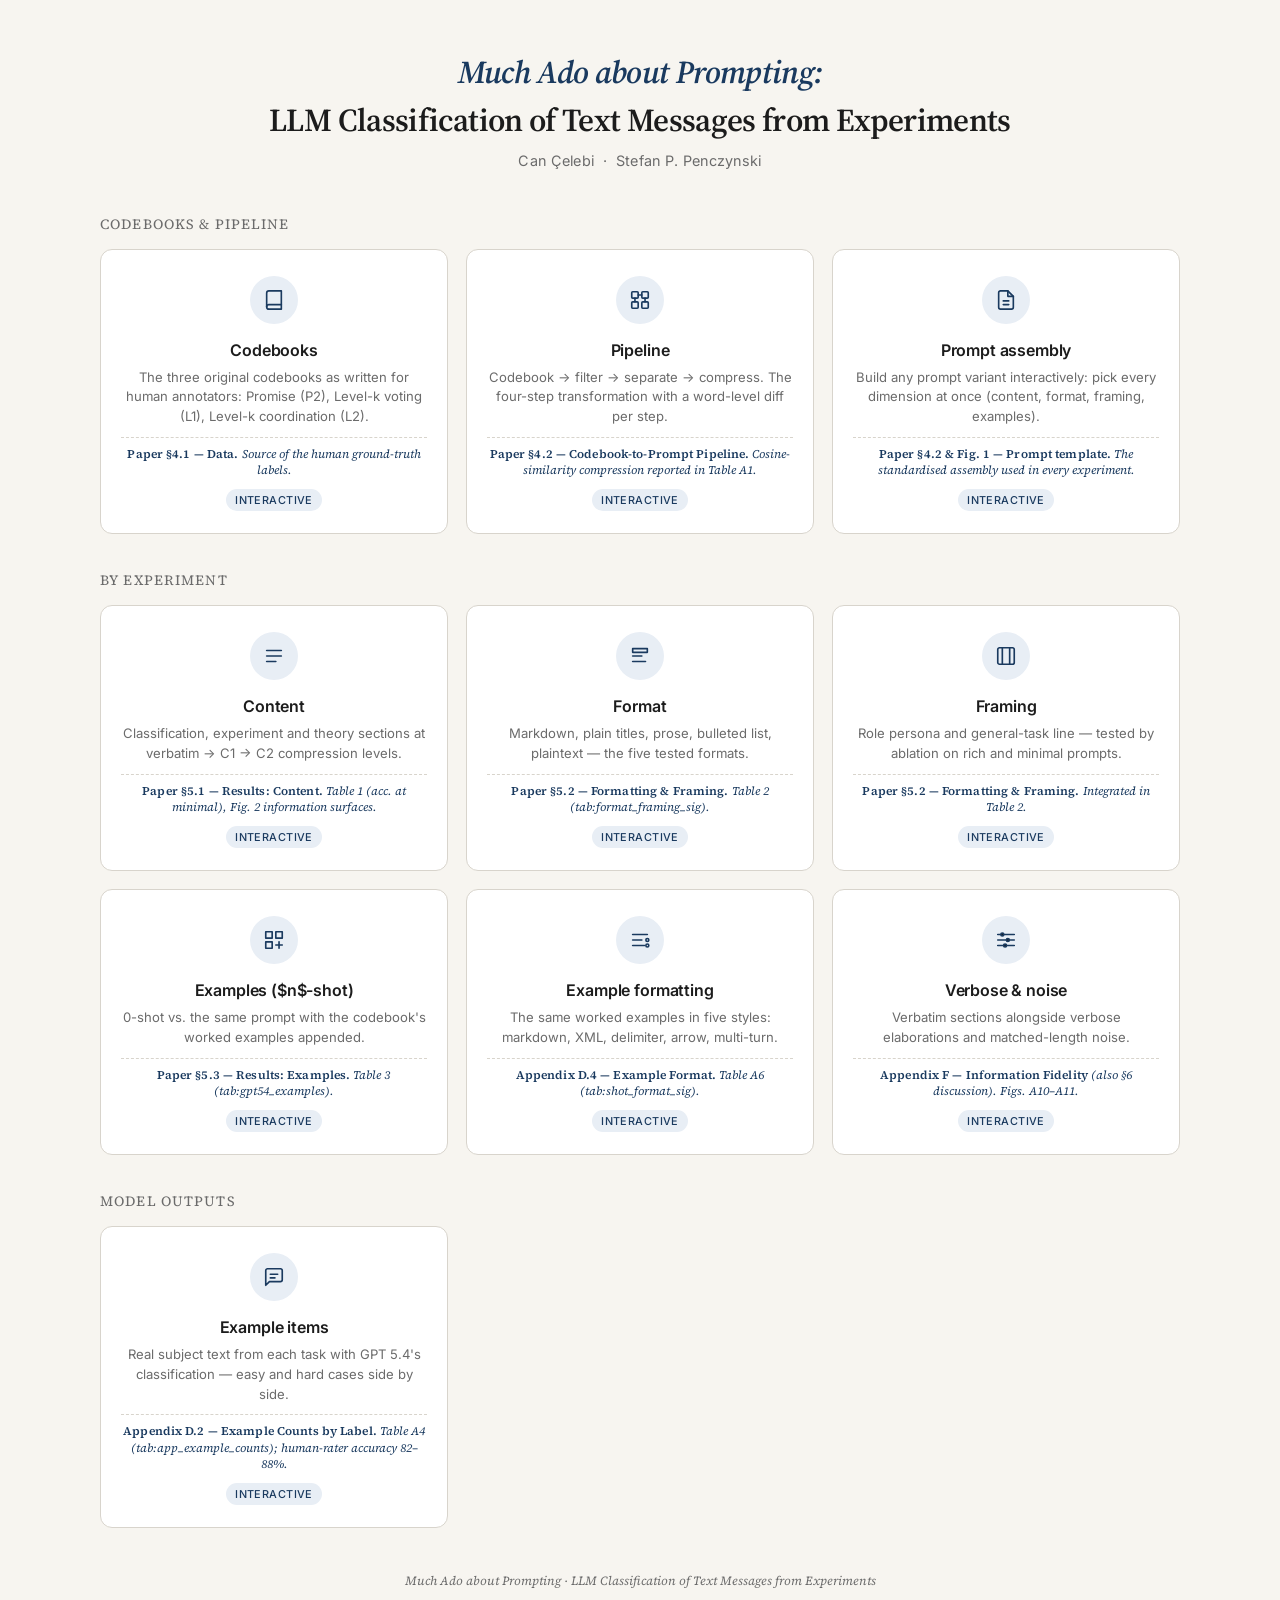
<file: index.html>
<!DOCTYPE html>
<html lang="en">
<head>
<meta charset="UTF-8">
<meta name="viewport" content="width=device-width, initial-scale=1">
<title>Much Ado about Prompting — Companion</title>
<link rel="preconnect" href="https://fonts.googleapis.com">
<link rel="preconnect" href="https://fonts.gstatic.com" crossorigin>
<link href="https://fonts.googleapis.com/css2?family=Inter:wght@400;500;600;700&family=Source+Serif+4:ital,wght@0,400;0,600;1,400&display=swap" rel="stylesheet">
<link rel="stylesheet" href="styles.css">
<style>
  /* Landing-page specific styles (card grid) */
  html, body { height: auto; }
  body {
    display: flex;
    align-items: flex-start;
    justify-content: center;
    padding: 48px 20px 72px;
    min-height: 100vh;
  }
  .wrap { max-width: 1080px; width: 100%; text-align: center; }

  .header { margin-bottom: 42px; }
  h1 {
    font-family: 'Source Serif 4', Georgia, serif;
    font-size: 2.0em;
    font-weight: 600;
    letter-spacing: -0.02em;
    margin-bottom: 6px;
    color: var(--ink);
  }
  .h1-lead {
    font-family: 'Source Serif 4', Georgia, serif;
    font-weight: 600;
    font-style: italic;
    color: var(--accent);
  }
  .subtitle {
    font-family: 'Source Serif 4', Georgia, serif;
    font-style: italic;
    font-size: 1.02em;
    color: var(--muted);
    margin: 8px auto 16px;
    max-width: 760px;
    line-height: 1.45;
  }
  .authors { font-size: 0.9em; color: var(--muted); letter-spacing: 0.02em; }
  .authors a { color: var(--ink); text-decoration: none; border-bottom: 1px solid transparent; transition: border-color 0.15s; }
  .authors a:hover { border-color: var(--ink); }

  .section-heading {
    font-family: 'Source Serif 4', Georgia, serif;
    font-size: 0.88em;
    letter-spacing: 0.08em;
    text-transform: uppercase;
    color: var(--muted);
    margin: 36px 0 14px;
    text-align: left;
  }
  .section-heading:first-of-type { margin-top: 12px; }

  .grid {
    display: grid;
    grid-template-columns: 1fr;
    gap: 16px;
  }
  @media (min-width: 720px)  { .grid { grid-template-columns: repeat(2, 1fr); gap: 18px; } }
  @media (min-width: 1000px) { .grid { grid-template-columns: repeat(3, 1fr); gap: 18px; } }

  .card {
    display: flex;
    flex-direction: column;
    align-items: center;
    justify-content: flex-start;
    padding: 26px 20px 22px;
    background: var(--card-bg);
    border: 1px solid var(--line);
    border-radius: 12px;
    text-decoration: none;
    color: var(--ink);
    transition: all 0.2s ease;
    min-height: 200px;
    position: relative;
    overflow: hidden;
    text-align: center;
  }
  .card::after {
    content: ''; position: absolute; bottom: 0; left: 0;
    width: 100%; height: 3px; background: var(--accent);
    transform: translateY(3px); transition: transform 0.2s ease;
  }
  .card:hover {
    border-color: var(--accent);
    transform: translateY(-3px);
    box-shadow: 0 8px 24px rgba(26, 58, 95, 0.08);
  }
  .card:hover::after { transform: translateY(0); }

  .icon {
    width: 48px; height: 48px;
    display: flex;
    align-items: center;
    justify-content: center;
    background: var(--accent-light);
    border-radius: 50%;
    margin-bottom: 14px;
  }
  .icon svg {
    width: 22px; height: 22px;
    stroke: var(--accent); fill: none;
    stroke-width: 1.8;
    stroke-linecap: round;
    stroke-linejoin: round;
  }

  .label { font-weight: 600; font-size: 1.0em; margin-bottom: 6px; letter-spacing: -0.01em; }
  .desc  { font-size: 0.82em; color: var(--muted); line-height: 1.5; flex-grow: 1; }
  .paper-ref {
    font-family: 'Source Serif 4', Georgia, serif;
    font-style: italic;
    font-size: 0.74em;
    color: var(--accent);
    margin-top: 10px;
    padding-top: 8px;
    border-top: 1px dashed var(--line);
    width: 100%;
    line-height: 1.4;
  }
  .paper-ref b { font-style: normal; font-weight: 600; letter-spacing: 0.01em; }
  .badge {
    margin-top: 10px; padding: 3px 9px;
    background: var(--accent-light); color: var(--accent);
    border-radius: 16px; font-size: 0.68em; font-weight: 500;
    letter-spacing: 0.04em; text-transform: uppercase;
  }

  footer { margin-top: 44px; font-size: 0.78em; color: var(--muted); }
  footer .id { font-family: 'Source Serif 4', Georgia, serif; font-style: italic; }
</style>
</head>
<body>
<div class="wrap">
  <div class="header">
    <h1><span class="h1-lead">Much Ado about Prompting:</span><br>LLM Classification of Text Messages from Experiments</h1>
    <div class="authors">
      Can &Ccedil;elebi &nbsp;&middot;&nbsp; Stefan&nbsp;P. Penczynski
    </div>
  </div>

  <div class="section-heading">Codebooks &amp; pipeline</div>
  <div class="grid">
    <a class="card" href="codebooks.html">
      <div class="icon">
        <svg viewBox="0 0 24 24"><path d="M4 19.5A2.5 2.5 0 0 1 6.5 17H20"/><path d="M6.5 2H20v20H6.5A2.5 2.5 0 0 1 4 19.5v-15A2.5 2.5 0 0 1 6.5 2z"/></svg>
      </div>
      <div class="label">Codebooks</div>
      <div class="desc">The three original codebooks as written for human annotators: Promise (P2), Level-k voting (L1), Level-k coordination (L2).</div>
      <div class="paper-ref"><b>Paper &sect;4.1 &mdash; Data.</b> Source of the human ground-truth labels.</div>
      <div class="badge">Interactive</div>
    </a>

    <a class="card" href="pipeline.html">
      <div class="icon">
        <svg viewBox="0 0 24 24"><rect x="3" y="3" width="7" height="7" rx="1"/><rect x="14" y="3" width="7" height="7" rx="1"/><rect x="14" y="14" width="7" height="7" rx="1"/><rect x="3" y="14" width="7" height="7" rx="1"/><line x1="10" y1="6.5" x2="14" y2="6.5"/><line x1="6.5" y1="10" x2="6.5" y2="14"/><line x1="17.5" y1="10" x2="17.5" y2="14"/></svg>
      </div>
      <div class="label">Pipeline</div>
      <div class="desc">Codebook &rarr; filter &rarr; separate &rarr; compress. The four-step transformation with a word-level diff per step.</div>
      <div class="paper-ref"><b>Paper &sect;4.2 &mdash; Codebook-to-Prompt Pipeline.</b> Cosine-similarity compression reported in Table&nbsp;A1.</div>
      <div class="badge">Interactive</div>
    </a>

    <a class="card" href="viewer.html">
      <div class="icon">
        <svg viewBox="0 0 24 24"><path d="M14 2H6a2 2 0 0 0-2 2v16a2 2 0 0 0 2 2h12a2 2 0 0 0 2-2V8z"/><polyline points="14 2 14 8 20 8"/><line x1="9" y1="13" x2="15" y2="13"/><line x1="9" y1="17" x2="15" y2="17"/></svg>
      </div>
      <div class="label">Prompt assembly</div>
      <div class="desc">Build any prompt variant interactively: pick every dimension at once (content, format, framing, examples).</div>
      <div class="paper-ref"><b>Paper &sect;4.2 &amp; Fig.&nbsp;1 &mdash; Prompt template.</b> The standardised assembly used in every experiment.</div>
      <div class="badge">Interactive</div>
    </a>
  </div>

  <div class="section-heading">By experiment</div>
  <div class="grid">
    <a class="card" href="content.html">
      <div class="icon">
        <svg viewBox="0 0 24 24"><line x1="4" y1="6" x2="20" y2="6"/><line x1="4" y1="12" x2="20" y2="12"/><line x1="4" y1="18" x2="14" y2="18"/></svg>
      </div>
      <div class="label">Content</div>
      <div class="desc">Classification, experiment and theory sections at verbatim &rarr; C1 &rarr; C2 compression levels.</div>
      <div class="paper-ref"><b>Paper &sect;5.1 &mdash; Results: Content.</b> Table&nbsp;1 (acc.&nbsp;at minimal), Fig.&nbsp;2 information surfaces.</div>
      <div class="badge">Interactive</div>
    </a>

    <a class="card" href="format.html">
      <div class="icon">
        <svg viewBox="0 0 24 24"><path d="M4 4h16v4H4z"/><path d="M4 12h10"/><path d="M4 18h14"/></svg>
      </div>
      <div class="label">Format</div>
      <div class="desc">Markdown, plain titles, prose, bulleted list, plaintext &mdash; the five tested formats.</div>
      <div class="paper-ref"><b>Paper &sect;5.2 &mdash; Formatting &amp; Framing.</b> Table&nbsp;2 (tab:format_framing_sig).</div>
      <div class="badge">Interactive</div>
    </a>

    <a class="card" href="framing.html">
      <div class="icon">
        <svg viewBox="0 0 24 24"><rect x="3" y="3" width="18" height="18" rx="2"/><path d="M8 3v18"/><path d="M16 3v18"/></svg>
      </div>
      <div class="label">Framing</div>
      <div class="desc">Role persona and general-task line &mdash; tested by ablation on rich and minimal prompts.</div>
      <div class="paper-ref"><b>Paper &sect;5.2 &mdash; Formatting &amp; Framing.</b> Integrated in Table&nbsp;2.</div>
      <div class="badge">Interactive</div>
    </a>

    <a class="card" href="nshot.html">
      <div class="icon">
        <svg viewBox="0 0 24 24"><rect x="3" y="3" width="7" height="7"/><rect x="14" y="3" width="7" height="7"/><rect x="3" y="14" width="7" height="7"/><line x1="14" y1="17.5" x2="21" y2="17.5"/><line x1="17.5" y1="14" x2="17.5" y2="21"/></svg>
      </div>
      <div class="label">Examples ($n$-shot)</div>
      <div class="desc">0-shot vs. the same prompt with the codebook's worked examples appended.</div>
      <div class="paper-ref"><b>Paper &sect;5.3 &mdash; Results: Examples.</b> Table&nbsp;3 (tab:gpt54_examples).</div>
      <div class="badge">Interactive</div>
    </a>

    <a class="card" href="shotformat.html">
      <div class="icon">
        <svg viewBox="0 0 24 24"><path d="M4 6h16"/><path d="M4 12h10"/><path d="M4 18h13"/><circle cx="20" cy="12" r="1.6"/><circle cx="20" cy="18" r="1.6"/></svg>
      </div>
      <div class="label">Example formatting</div>
      <div class="desc">The same worked examples in five styles: markdown, XML, delimiter, arrow, multi-turn.</div>
      <div class="paper-ref"><b>Appendix&nbsp;D.4 &mdash; Example Format.</b> Table&nbsp;A6 (tab:shot_format_sig).</div>
      <div class="badge">Interactive</div>
    </a>

    <a class="card" href="fidelity.html">
      <div class="icon">
        <svg viewBox="0 0 24 24"><line x1="3" y1="6" x2="21" y2="6"/><line x1="3" y1="12" x2="21" y2="12"/><line x1="3" y1="18" x2="21" y2="18"/><circle cx="8" cy="6" r="1.6" fill="currentColor"/><circle cx="14" cy="12" r="1.6" fill="currentColor"/><circle cx="11" cy="18" r="1.6" fill="currentColor"/></svg>
      </div>
      <div class="label">Verbose &amp; noise</div>
      <div class="desc">Verbatim sections alongside verbose elaborations and matched-length noise.</div>
      <div class="paper-ref"><b>Appendix&nbsp;F &mdash; Information Fidelity</b> (also &sect;6 discussion). Figs.&nbsp;A10&ndash;A11.</div>
      <div class="badge">Interactive</div>
    </a>
  </div>

  <div class="section-heading">Model outputs</div>
  <div class="grid">
    <a class="card" href="examples.html">
      <div class="icon">
        <svg viewBox="0 0 24 24"><path d="M21 15a2 2 0 0 1-2 2H7l-4 4V5a2 2 0 0 1 2-2h14a2 2 0 0 1 2 2z"/><line x1="8" y1="9" x2="16" y2="9"/><line x1="8" y1="13" x2="13" y2="13"/></svg>
      </div>
      <div class="label">Example items</div>
      <div class="desc">Real subject text from each task with GPT&nbsp;5.4's classification &mdash; easy and hard cases side by side.</div>
      <div class="paper-ref"><b>Appendix&nbsp;D.2 &mdash; Example Counts by Label.</b> Table&nbsp;A4 (tab:app_example_counts); human-rater accuracy 82&ndash;88%.</div>
      <div class="badge">Interactive</div>
    </a>
  </div>

  <footer>
    <span class="id">Much Ado about Prompting &middot; LLM Classification of Text Messages from Experiments</span>
  </footer>
</div>
</body>
</html>
</file>
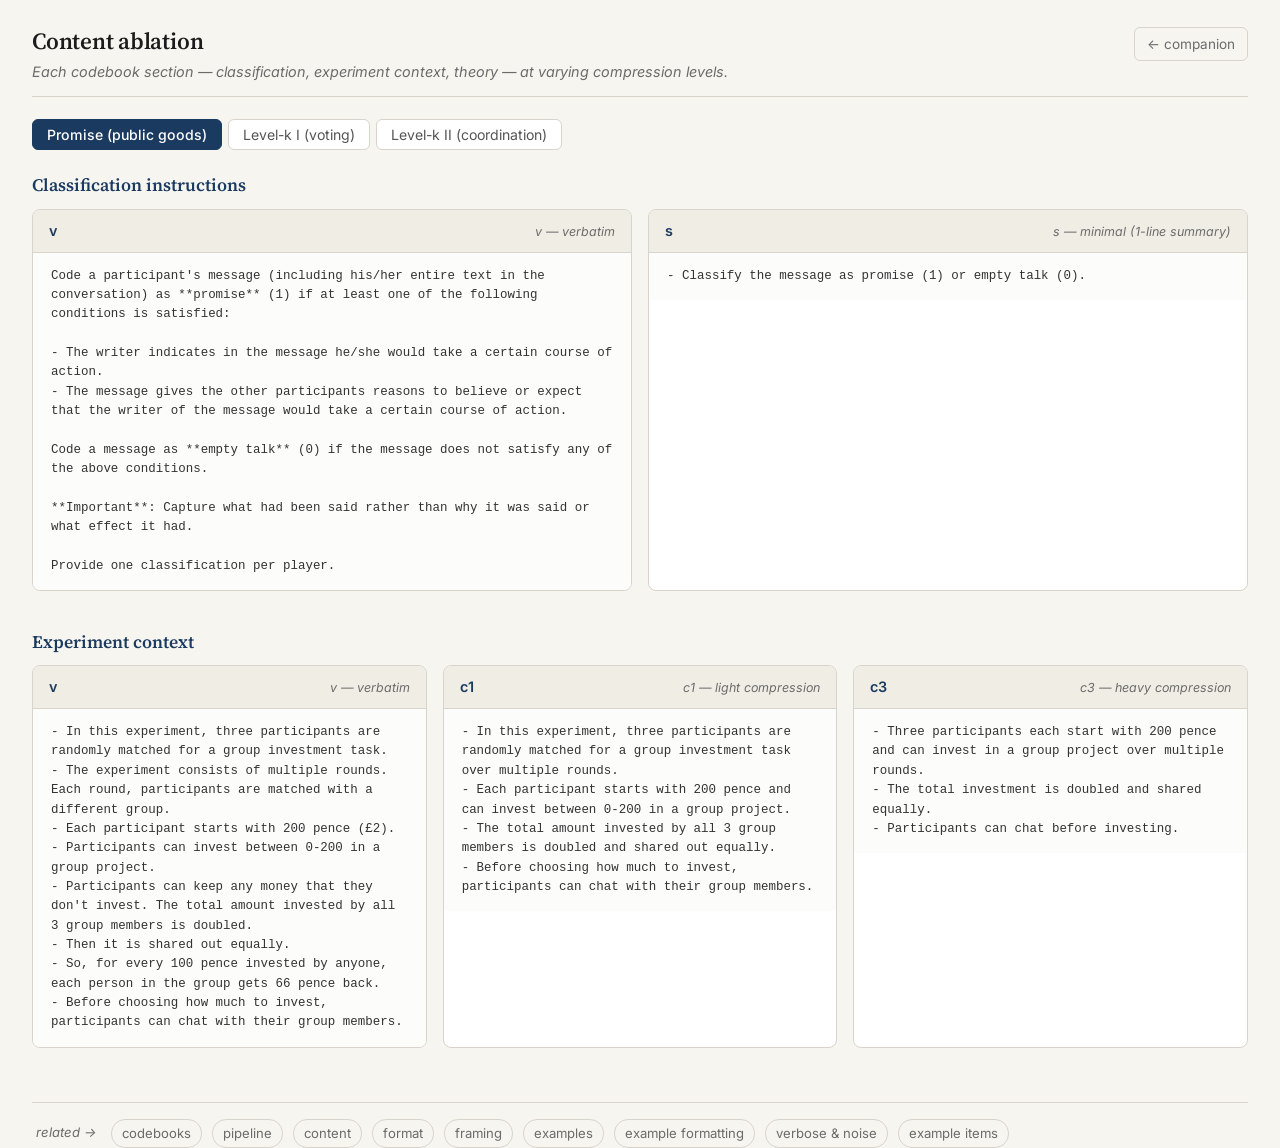
<file: content.html>
<!DOCTYPE html>
<html lang="en">
<head>
<meta charset="UTF-8">
<meta name="viewport" content="width=device-width, initial-scale=1">
<title>Content ablation — Much Ado about Prompting</title>
<link rel="preconnect" href="https://fonts.googleapis.com">
<link rel="preconnect" href="https://fonts.gstatic.com" crossorigin>
<link href="https://fonts.googleapis.com/css2?family=Inter:wght@400;500;600;700&family=Source+Serif+4:ital,wght@0,400;0,600;1,400&display=swap" rel="stylesheet">
<link rel="stylesheet" href="styles.css">
</head>
<body class="page">
<header class="page-header">
  <div class="page-header-left">
    <h1>Content ablation</h1>
    <div class="sub">Each codebook section — classification, experiment context, theory — at varying compression levels.</div>
  </div>
  <a class="back-link" href="index.html">← companion</a>
</header>

<div class="tabs" id="taskTabs"></div>

<div id="sectionsRoot"></div>



<div class="cross-links">
  <span class="label">related &rarr;</span>
  <a href="codebooks.html">codebooks</a>
  <a href="pipeline.html">pipeline</a>
  <a href="content.html">content</a>
  <a href="format.html">format</a>
  <a href="framing.html">framing</a>
  <a href="nshot.html">examples</a>
  <a href="shotformat.html">example formatting</a>
  <a href="fidelity.html">verbose &amp; noise</a>
  <a href="examples.html">example items</a>
</div>

</body>
</html>

<script>
const DATA   = {"p2": {"cls": {"v": "Code a participant's message (including his/her entire text in the conversation) as **promise** (1) if at least one of the following conditions is satisfied:\n\n- The writer indicates in the message he/she would take a certain course of action.\n- The message gives the other participants reasons to believe or expect that the writer of the message would take a certain course of action.\n\nCode a message as **empty talk** (0) if the message does not satisfy any of the above conditions.\n\n**Important**: Capture what had been said rather than why it was said or what effect it had.\n\nProvide one classification per player.", "s": "- Classify the message as promise (1) or empty talk (0)."}, "exp": {"v": "- In this experiment, three participants are randomly matched for a group investment task.\n- The experiment consists of multiple rounds. Each round, participants are matched with a different group.\n- Each participant starts with 200 pence (£2).\n- Participants can invest between 0-200 in a group project.\n- Participants can keep any money that they don't invest. The total amount invested by all 3 group members is doubled.\n- Then it is shared out equally.\n- So, for every 100 pence invested by anyone, each person in the group gets 66 pence back.\n- Before choosing how much to invest, participants can chat with their group members.", "c1": "- In this experiment, three participants are randomly matched for a group investment task over multiple rounds.\n- Each participant starts with 200 pence and can invest between 0-200 in a group project.\n- The total amount invested by all 3 group members is doubled and shared out equally.\n- Before choosing how much to invest, participants can chat with their group members.", "c3": "- Three participants each start with 200 pence and can invest in a group project over multiple rounds.\n- The total investment is doubled and shared equally.\n- Participants can chat before investing."}}, "l1": {"cls": {"v": "Classify the participant's level of strategic reasoning using the guidance below. Subjects do not necessarily describe every step of their thinking; therefore, it may not always be obvious to decide which level they are. In many comments, any indications of a level of thinking may be partial or implicit, you should then indicate the most likely level of reasoning of the player.\n\n## Level 0\n- Chooses randomly, without justification or through some justification completely unrelated to the task.\n- Might not have understood the game or shows no interest in the game or in thinking about it.\n\n**Note**: Comments such as \"It is obviously blue\" or \"Play red, trust me!\" should not be considered as level-0 thinking as these comments to some extent signal some level of understanding/interest of the task. Such comments are likely to be level-1 comments.\n\n## Level 1\n- Always follows his own signal.\n- The subject may argue in favor of playing his own signal through some probability argument.\n\n**Note**: The key idea in defining a level-1 player is to identify some thinking process that signals the subject's interest/understanding of the task and the private signal. Furthermore, it is important that the subject does not offer any argument acknowledging the potential votes of the other teams and how to vote accordingly (i.e. adjusting the strategy given what others are expected to do).\n\n## Level 2\n- Assume that all other players almost always follow their signal (i.e. she assumes almost all the other players are level-1 while an epsilon portion of them are level-0).\n- Player does offer an argument acknowledging the potential votes of the other teams and how to vote accordingly (i.e. a best response given others are most likely playing their signal).\n- If you identify any comment that indicates that the subject assumes (or considers the case) where the other players in her group play their signal, you should consider the possibility that the subject is a level-2 player.\n\n**Note**: In order to discern the two types, you should look for more than any trivial arguments such as the ones given under level-1. There may be cases where the message starts as a level-1 argument and then as the subjects elaborates on her reasoning, she starts considering the strategy of the other teams and justify her decision accordingly. In such cases, this message should be considered as level-2. The acknowledgment of other teams' voting strategy may not always be obvious or may be worded differently such as \"hurting the other's decision\" or \"not being helpful\".\n\n## Level 3\n- Assumes that almost all other subjects are level-2 players (partially degenerate beliefs).\n- The reasoning in a level-3 player message will have similarities with a level-1 player message but it will have additional arguments indicating that she assumes others are level-2 players.\n\n**Note**: Level-3 players are likely to follow their signal like a level-1 player yet they will argue to do so through a much more intricate argument (unlike a level-1 player merely stating probabilities to argue her action). Level-3 players are rare.", "s": "- Classify the player's level of strategic thinking as 0, 1, 2 or 3."}, "exp": {"v": "- A single experimental session consists of 4 parts and every part consists of 2 periods. In every part, every subject is randomly paired with another one to form a team.\n- Depending on the treatment, every team then is randomly matched with 2 or 5 other teams to form a voting group.\n- Every group will be assigned to a blue or red urn and every team in the group will draw a ball from their assigned urn. The blue urn contains twice more blue balls than red balls. The red urn contains twice more red balls than blue balls.\n- One treatment variable is the group size: in parts 1 and 3 the groups consist of 3 teams, in parts 2 and 4 they consist of 6 teams, and accordingly the urns contain 3 or 6 balls.\n- The other treatment variable is the draw mechanism: depending on the session, the balls will be drawn from the urn with or without replacement.\n- The goal of every group is to correctly state the color of the urn they are assigned to. Every team submits a vote (either red or blue) and if every team in the group votes for red then the group's decision will be red, otherwise it will be blue.\n- Every subject in a team observes the team's drawn ball and then makes a decision on the color of the urn. Then, they send a message to their team member explaining why they should vote for the suggested color.\n- The team members receive the suggestions and the message of their teammates, and make their final decision on their own. Either of the team member's decision is equally likely to be chosen as the team's final voting decision.", "c1": "- Every subject is randomly paired with another one to form a team. Every team is randomly matched with other teams to form a voting group.\n- Every group will be assigned to a blue or red urn and every team in the group will draw a ball from their assigned urn. The blue urn contains twice more blue balls than red balls. The red urn contains twice more red balls than blue balls.\n- The groups consist of either 3 or 6 teams. The balls will be drawn from the urn with or without replacement.\n- The goal of every group is to correctly state the color of the urn they are assigned to. Every team submits a vote (either red or blue) and if every team in the group votes for red then the group's decision will be red, otherwise it will be blue.\n- Every subject in a team observes the team's drawn ball and sends a message to their team member explaining why they should vote for the suggested color.", "c2": "- Subjects form teams of two. Teams are grouped into voting groups of 3 or 6 teams.\n- Every group is assigned to a blue or red urn. The blue urn contains twice more blue balls than red balls, and vice versa. Every team draws a ball, with or without replacement.\n- The goal is to correctly state the color of the urn. Every team submits a vote (red or blue). If every team votes red, the group decision is red; otherwise blue.\n- Each subject sends a message to their team member explaining their suggested vote."}, "theory": {"v": "- The level-k model of bounded rationality assumes that players only think through a certain number (k) of best responses. The model has four main ingredients:\n- Population distribution: This distribution reflects the proportion of types with a certain level k ∈ N0 = {0, 1, 2, 3, 4, 5, ...}.\n- Level-0 distribution: By definition, a level-0 player does not best respond. Hence, his actions are random to the game and distributed randomly over the action space. In our case, the action space is A = {Red, Blue} where Red and Blue represent the voting choice of the player. Note that, our model does not incorporate salience by assuming higher probabilities in the level-0 distributions for the action that is salient due the signal received (i.e. if a blue ball is received and the player is playing random, the player, due to the availability of the blue signal, will chose to vote blue)\n- Level-0 belief: In the model, the best responses of players with level k > 0 are anchored in what they believe the level-0 players play. Their level-0 belief might not be consistent with the level-0 distribution. For best responding, all that matters is the expected payoff from choosing an action from the action space A = {Red, Blue}.\n- Population belief: Players do not expect other players to be of the same or a higher level of reasoning. For a level-k player, the population belief is therefore defined on the set of levels strictly below k. It follows that level-0 players have no defined belief, level-1 players have a trivial belief with full probability mass on {0} (i.e. the belief that everyone else is level-0), level-2 players have a well defined belief on {{0}, {1}}. From level 3 higher order beliefs are relevant as level-3 players have to form a belief about level-2's beliefs.\n- We consider a game with n players (jurors in the voting context). The game starts by nature choosing a state of the world S in Ω = {Red, Blue} with probability r and 1 − r respectively. The players do not observe the state, but each acquires a private signal s about the realized state of the world. If the true state is Blue, then each player observes an independent (or geometrically dependent) Bernoulli random variable (the private signal) which is blue with probability p and red with probability 1 − p (and conversely for when the true state is Red).\n- After observing their private signals, players chose an action a (a vote) from the action space A = {Red, Blue}. Given the votes of the players, 1 ≤ k* ≤ n represents the number of votes needed for Red to be chosen for the aggregate decision. If k* many or more players vote for Red, then the group decision is Red otherwise it is Blue.\n- The utility of jury j when she takes action a with certainty given her signal is s and given the state is S is defined as uj(σj(s) = a, S). Given any signal s, the utility u : A x Ω → R for jury j is further defined by uj(σj(s) = blue, Blue) = uj(σj(s) = red, Red) = 0, uj(σj(s) = red, Blue) = −q and uj(σj(s) = blue, Red) = −(1 − q), where 0 < q < 1.\n- In all our experiments, we used k* = n (i.e., the unanimity voting rule), r = 0.5, q = 0.5 and p = 2/3. Treatments vary in the number of players n between 3 and 6.\n- Under the experimental set-up, the model provides the prototypical behavior of the subjects given their level as follows:\n- n = 3 or n = 6 with replacement: blue observed → level-1 votes blue, level-2 votes red. Red observed → both vote red.\n- n = 3 without replacement: blue observed → level-1 votes blue, level-2 votes red. Red observed → level-1 votes red, level-2 votes red or blue. (Voting red is strictly preferred under assumption that level-2 assumes some small probability of level-0 players)\n- n = 6 without replacement: blue observed → level-1 votes blue, level-2 votes red or blue. (Voting blue is strictly preferred under assumption of some level-0 players, not level-1) Red observed → level-1 votes red, level-2 votes red or blue. (Voting red is strictly preferred under assumption of some level-0 players)", "c1": "- The level-k model of bounded rationality assumes that players only think through a certain number (k) of best responses. The model has four main ingredients:\n- Population distribution: This distribution reflects the proportion of types with a certain level k.\n- Level-0 distribution: By definition, a level-0 player does not best respond. Hence, his actions are random to the game and distributed randomly over the action space. In our case, the action space is A = {Red, Blue}. Note that, our model does not incorporate salience by assuming higher probabilities in the level-0 distributions for the action that is salient due the signal received (i.e. if a blue ball is received and the player is playing random, the player, due to the availability of the blue signal, will chose to vote blue)\n- Level-0 belief: In the model, the best responses of players with level k > 0 are anchored in what they believe the level-0 players play. Their level-0 belief might not be consistent with the level-0 distribution.\n- Population belief: Players do not expect other players to be of the same or a higher level of reasoning. For a level-k player, the population belief is therefore defined on the set of levels strictly below k. It follows that level-0 players have no defined belief, level-1 players have a trivial belief with full probability mass on {0}, level-2 players have a well defined belief on {{0}, {1}}. From level 3 higher order beliefs are relevant as level-3 players have to form a belief about level-2's beliefs.\n- In all our experiments, we used k* = n (i.e., the unanimity voting rule), r = 0.5, q = 0.5 and p = 2/3. Treatments vary in the number of players n between 3 and 6.\n- n = 3 or n = 6 with replacement: blue observed → level-1 votes blue, level-2 votes red. Red observed → both vote red.\n- n = 3 without replacement: blue observed → level-1 votes blue, level-2 votes red. Red observed → level-1 votes red, level-2 votes red or blue.\n- n = 6 without replacement: blue observed → level-1 votes blue, level-2 votes red or blue. Red observed → level-1 votes red, level-2 votes red or blue.", "c2": "- The level-k model assumes players think through k best responses. Four ingredients:\n- Population distribution reflects the proportion of types with a certain level k.\n- Level-0 distribution: a level-0 player does not best respond; actions are random over A = {Red, Blue}. The model does not incorporate salience in the level-0 distribution (a blue signal may bias random play toward blue).\n- Level-0 belief: players with k > 0 anchor best responses on what they believe level-0 players play. Their level-0 belief might not be consistent with the level-0 distribution.\n- Population belief: players do not expect others to be of the same or higher level. Level-0 has no defined belief, level-1 believes all are level-0, level-2 has beliefs over {0, 1}. Level-3 must form beliefs about level-2's beliefs.\n- Optimal strategies: with replacement, level-1 follows signal, level-2 always votes red. Without replacement, level-2 may vote red or blue depending on group size and level-0 assumptions."}}, "l2": {"cls": {"v": "Classify the participant's level of strategic reasoning using the guidance below.\n\n## Level 0\n- The player does not exhibit any strategic reasoning whatsoever.\n- Different versions of this might be randomly chosen or purely guessed actions, misunderstanding of the game structure or other non-strategic 'reasons' for picking a location, e.g. by taste or salience.\n- It is important that no best-responding to the other's play occurs. There could be considerations of what others might play, but without best responding to it.\n\n## Level 1\n- This player best responds to some belief about the other teams' action.\n- However, he does not realise that others will be strategic as well.\n\n## Level 2\n- This player not only shows the basic strategic consideration of playing best response (matching/mismatching), but also realises that other players best respond as well according to the belief they entertain.\n- A level-2 player clearly contemplates how the other player might best respond to his frame. The player plays a best response to this hypothesised consideration.\n\n## Level 3\n- This player realises that others could be level-2 and reacts by best responding to the associated expected play.\n- Put differently, he realises that others realise that others best respond to their initial belief.\n- Therefore, a level-3 player clearly states that his opponent expects that he (the level-3 player at question) best-responds to a certain belief.\n\n## Level 4, 5, ...\n- The process goes on in a similar fashion. A level k player realises that other subjects could be level k-1 and reacts by best responding to the associated expected play.\n\n**Important**: There are two necessary conditions for a player to exhibit a level greater than 0. First, the player has to be responsive to the salience of the games' framing. Secondly, the player has to be strategic in best-responding to his level-0 belief, which is shaped by label or payoff salience. If he did not react to salience, he would have no reason to chose one over the other object, resulting in random level 0 play.\n\nA player must show responsiveness to salience or payoffs to be above Level 0.", "s": "- Classify the player's level of strategic thinking as 0, 1, 2, 3, 4 or 5."}, "exp": {"v": "- Subjects are randomly assigned into teams of two players. For a given strategic situation, each player makes suggestions for the team action at two points in time.\n- First, the so-called \"suggested decision\" and a justifying written message are exchanged between the team partners simultaneously.\n- After this, the \"final decision\" is taken individually by each team player. The computer chooses randomly one of the two final decisions to obtain the \"team's action.\"\n- All teams play a series of eight coordination games.\n- Coordination games are characterised by situations in which all parties can realize mutual gains, but only by making mutually consistent decisions.\n- Each team is randomly matched with another team. If a matched pair of teams both decide on identical team actions, they coordinate their behavior successfully and are rewarded with a payoff.\n- However, if both teams choose different team actions, they fail to coordinate their behavior and do not receive any payoff. Thus both teams are motivated solely to coordinate their strategies in order to obtain an outcome that is best for them.\n- The following example illustrates a random coordination game in which each team decides on one strategy X, Y or Z simultaneously. Only if both teams make mutually consistent decisions they receive a payoff of 2 units each.\n- Payoff table (first number is Team 1's payoff, second is Team 2's):\n\n| Team 1 \\ Team 2 | X | Y | Z |\n|---|---|---|---|\n| X | (2,2) | (0,0) | (0,0) |\n| Y | (0,0) | (2,2) | (0,0) |\n| Z | (0,0) | (0,0) | (2,2) |\n\n- The payoff is represented through an experimental currency unit (\"Taler\"). One Taler is worth 0,40 Euro.\n- In a symmetric coordination game each team is rewarded the same payoff if they coordinate their behavior successfully.\n- In asymmetric coordination games players usually disagree on which action they prefer to coordinate. There may be one outcome where one team disproportionately benefits in comparison to the other team.\n- All subjects face a series of eight coordination games composed of four \"X-Y Games\" and four \"Pie Games\".\n\n### X-Y Coordination Games\n- \"X-Y Games\" are characterised by a binary choice option \"X\" or \"Y\". The assignment of payoffs for successful coordination is indicated in brackets. Example:\n  + X [6 Taler for Team 1 and 5 Taler for Team 2]\n  + Y [5 Taler for Team 1 and 6 Taler for Team 2]\n- If a matched pair of teams both decide on the identical team action \"X\", team one receives 6 Taler and team two receives 5 Taler.\n- If both teams chose \"Y\", the assignment of payoffs would be reversed. If both teams chose decisions with different labels \"X\" and \"Y\", neither team receives any payoff. The payoff differences vary within the four \"X-Y treatments\".\n\n### Pie Coordination Games\n- \"Pie Games\" are characterised by a visual representation of different choice options displayed as a pie chart divided into three slices. Each team simultaneously selects one of the three \"pie slices\".\n- The three slices are labeled with abstract decision labels: $ (top-left, shaded gray), # (top-right, shaded gray), and § (bottom, highlighted in white). The bottom slice § is visually distinctive from the two upper slices.\n- The assignment of payoffs for successful coordination is indicated within the three slices. The first number represents the quantity of Taler for team one, the second number the quantity of Taler for team two. Example:\n\n| Decision | Payoffs (Team 1, Team 2) |\n|----------|--------------------------|\n| $ (left) | 6, 7 |\n| # (right)| 7, 6 |\n| § (bottom)| 7, 5 |\n\n- If both teams chose decisions with different labels §, $ or #, neither team receives any payoff. The payoff differences alternate within the four \"Pie treatments\".\n\n### Salience\n- Note that the \"X-Y Game\" and the \"Pie Game\" might both contain one alternative that is visually distinctive from another alternative. For instance, the unshaded bottom slice is visually distinctive from the two upper slices ($ and #) that are shaded in a light grey color. We refer to a visually distinctive alternative as label-salient.\n- Moreover an alternative might be payoff-salient in a way that it is distinctive with respect to its payoff structure. The concept of label and payoff salience is important for the classification process.", "c1": "- Subjects are assigned into teams of two players. Each player makes a \"suggested decision\" and a justifying written message, exchanged simultaneously with their team partner. After this, each player makes a \"final decision\" individually. The computer chooses randomly one of the two final decisions as the \"team's action.\"\n- All teams play a series of eight coordination games. Each team is randomly matched with another team. If both teams decide on identical team actions, they coordinate successfully and are rewarded with a payoff in Taler (1 Taler = 0.40 Euro). If they choose different actions, neither team receives any payoff.\n- In symmetric coordination games both teams receive the same payoff. In asymmetric games one team may disproportionately benefit from a particular coordinated outcome.\n### X-Y Coordination Games\n- \"X-Y Games\" are characterised by a binary choice option \"X\" or \"Y\". The assignment of payoffs for successful coordination varies across four X-Y treatments. Example:\n  + X [6 Taler for Team 1 and 5 Taler for Team 2]\n  + Y [5 Taler for Team 1 and 6 Taler for Team 2]\n- If both teams chose \"Y\", the assignment of payoffs would be reversed. If both teams chose decisions with different labels \"X\" and \"Y\", neither team receives any payoff.\n### Pie Coordination Games\n- \"Pie Games\" are characterised by a visual representation displayed as a pie chart divided into three slices. Each team simultaneously selects one of the three \"pie slices\".\n- The three slices are labeled: $ (top-left, shaded gray), # (top-right, shaded gray), and § (bottom, highlighted in white). The bottom slice § is visually distinctive from the two upper slices.\n- The payoffs for successful coordination vary across four Pie treatments. If both teams chose decisions with different labels §, $ or #, neither team receives any payoff.\n### Salience\n- Some alternatives are visually distinctive from others. We refer to a visually distinctive alternative as label-salient. For instance, the bottom slice § is label-salient.\n- An alternative might also be payoff-salient in a way that it is distinctive with respect to its payoff structure. The concept of label and payoff salience is important for the classification process.", "c2": "- Subjects are assigned into teams of two players. Each player makes a \"suggested decision\" and a justifying written message, exchanged simultaneously with their team partner. After this, each player makes a \"final decision\" individually. The computer chooses randomly one of the two final decisions as the \"team's action.\"\n- All teams play a series of eight coordination games. Each team is randomly matched with another team. If both teams decide on identical team actions, they coordinate successfully and are rewarded with a payoff. If they choose different actions, neither team receives any payoff.\n- The payoff is represented in \"Taler\" (1 Taler = 0.40 Euro). In symmetric coordination games both teams receive the same payoff. In asymmetric games players may disagree on which action they prefer to coordinate.\n- \"X-Y Games\": binary choice \"X\" or \"Y\". Example: X [6 Taler for Team 1, 5 for Team 2], Y [5 for Team 1, 6 for Team 2]. Different labels mean no payoff. Payoff differences vary across four X-Y treatments.\n- \"Pie Games\": three \"pie slices\" labeled §, $ or #. Teams simultaneously select one slice. Different labels mean no payoff. Payoff differences alternate across four Pie treatments.\n- Some alternatives are visually distinctive (label-salient). Some are distinctive with respect to payoff structure (payoff-salient). The concept of label and payoff salience is important for the classification process."}, "theory": {"v": "- The level-k model of bounded rationality assumes that players only think through a certain number (k) of best responses. The model has four main ingredients:\n- Population distribution: This distribution reflects the proportion of types with a certain level k.\n- Level-0 distribution: By definition, a level-0 player does not best respond. Hence, his actions are random to the game and distributed randomly over the action space. In our case, the action space is A = {{X}, {Y}} or A = {{§}, {$}, {#}}. The model incorporates salience by assuming higher probabilities in the level-0 distribution for actions that are visually distinctive (salient). An action might be salient in terms of payoffs and in terms of labels. In the \"X-Y\" treatments, the level-0 distribution would not assign a uniform probability of 0.5 to each possible action, but p > 0.5 to the salient one and qi < p for the remaining actions. In the \"Pie\" treatments, the level-0 distribution would not assign a uniform probability of 1/3 to each possible action, but p > 1/3 to the salient one and qi < p for the remaining actions.\n- Level-0 belief: In the model, the best responses of players with k > 0 are anchored in what they believe the level-0 players play. Their level-0 belief might not be consistent with the level-0 distribution. For best responding, all that matters is the expected payoff from choosing an action from the action space A = {{X}, {Y}} or A = {{§}, {$}, {#}}. A subject would therefore decide on a particular action, when the probability is highest, that the other team chooses the same action.\n- Population belief: Players do not expect other players to be of the same or a higher level of reasoning. For a level-k player, the population belief is therefore defined on the set of levels strictly below k. It follows that level-0 players have no defined belief, level-1 players have a trivial belief with full probability mass on {0}, level-2 players have a well defined belief on {{0}, {1}}. From level 3 higher order beliefs are relevant as level-3 players have to form a belief about level-2's beliefs.", "c1": "- The level-k model assumes that players only think through a certain number (k) of best responses. The model has four main ingredients:\n- Population distribution: reflects the proportion of types with a certain level k.\n- Level-0 distribution: a level-0 player does not best respond. His actions are random over the action space. The model incorporates salience by assuming higher probabilities for visually distinctive (salient) actions. An action might be salient in terms of payoffs and in terms of labels.\n- Level-0 belief: The best responses of players with k > 0 are anchored in what they believe the level-0 players play. Their level-0 belief might not be consistent with the level-0 distribution. A subject decides on a particular action when the probability is highest that the other team chooses the same action.\n- Population belief: Players do not expect other players to be of the same or a higher level of reasoning. For a level-k player, the population belief is defined on the set of levels strictly below k. Level-0 players have no defined belief, level-1 players believe everyone is level-0, level-2 players have beliefs over {0, 1}. From level 3 higher order beliefs are relevant.", "c2": "- The level-k model: players think through k best responses. Level-0 does not best respond; actions are random over {X, Y} or {§, $, #}.\n- Salient actions (visually distinctive or distinctive payoff) get higher probability in the level-0 distribution.\n- Players with k > 0 anchor best responses on their belief about what level-0 players play.\n- Each level assumes others are of lower levels. Level-1 believes all are level-0. Level-2 has beliefs over {0, 1}. Level-3 must form beliefs about level-2's beliefs.\n- Salience can be in terms of labels or payoffs."}}};
const LABELS = {"v": "v — verbatim", "c1": "c1 — light compression", "c2": "c2 — medium compression", "c3": "c3 — heavy compression", "s": "s — minimal (1-line summary)"};
const TASKS  = {"p2": "Promise (public goods)", "l1": "Level-k I (voting)", "l2": "Level-k II (coordination)"};
const SECTIONS = {cls: "Classification instructions", exp: "Experiment context", theory: "Theory context"};

const tabs = document.getElementById("taskTabs");
Object.entries(TASKS).forEach(([tid, name], i) => {
  const b = document.createElement("button");
  b.className = "tab" + (i === 0 ? " active" : "");
  b.textContent = name; b.dataset.task = tid;
  b.addEventListener("click", () => render(tid));
  tabs.appendChild(b);
});

function render(tid) {
  document.querySelectorAll("#taskTabs .tab").forEach(b => b.classList.toggle("active", b.dataset.task === tid));
  const root = document.getElementById("sectionsRoot");
  root.innerHTML = "";
  Object.entries(DATA[tid]).forEach(([sec, variants]) => {
    const h = document.createElement("h2");
    h.style.cssText = "font-family:'Source Serif 4',Georgia,serif;font-weight:600;margin:20px 0 10px;font-size:1.1em;color:#1a3a5f;";
    h.textContent = SECTIONS[sec];
    root.appendChild(h);
    const row = document.createElement("div");
    row.className = "columns " + (Object.keys(variants).length === 2 ? "two" : "three");
    Object.entries(variants).forEach(([v, txt]) => {
      const panel = document.createElement("div");
      panel.className = "panel";
      panel.innerHTML = `<div class="panel-head"><span class="panel-key">${v}</span><span class="panel-name">${LABELS[v] || v}</span></div><div class="panel-body"></div>`;
      panel.querySelector(".panel-body").textContent = txt;
      row.appendChild(panel);
    });
    root.appendChild(row);
  });
}

render("p2");
</script>
</file>
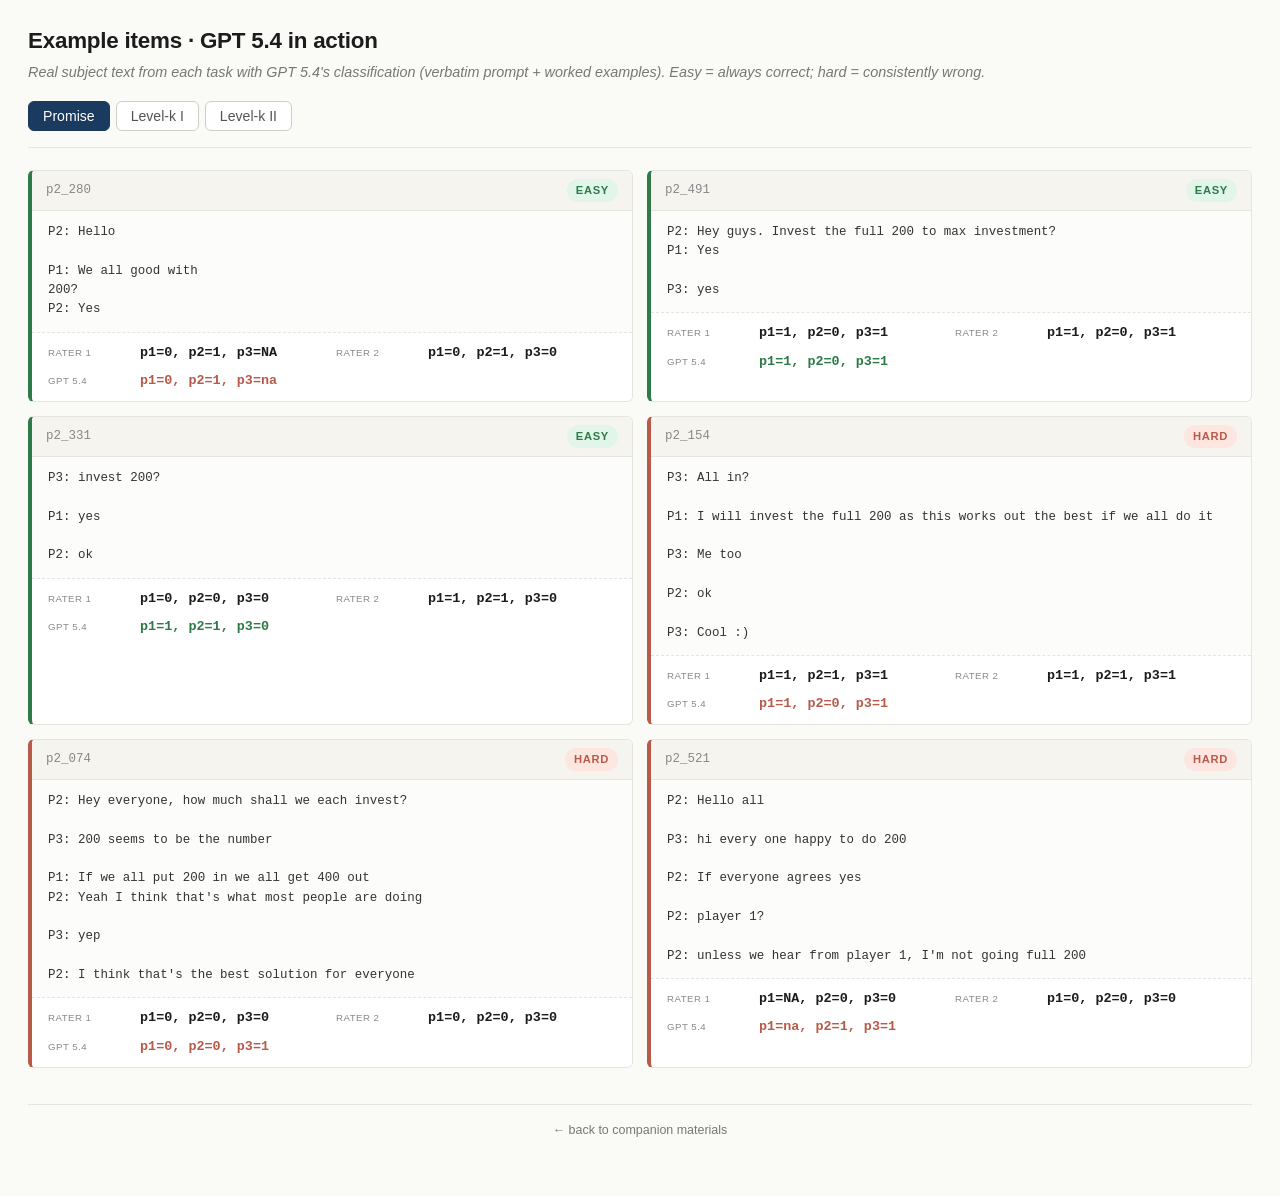
<file: examples.html>
<!DOCTYPE html>
<html lang="en">
<head>
<meta charset="UTF-8">
<title>Example items — Much Ado about Prompting</title>
<style>
  * { box-sizing: border-box; margin: 0; padding: 0; }
  body {
    font-family: -apple-system, BlinkMacSystemFont, "Segoe UI", sans-serif;
    background: #fafaf7;
    color: #1c1c1c;
    padding: 24px 28px 56px;
    line-height: 1.5;
  }
  header { margin-bottom: 22px; border-bottom: 1px solid #e5e5e0; padding-bottom: 16px; }
  h1 { font-size: 1.4em; font-weight: 600; letter-spacing: -0.01em; margin-bottom: 4px; }
  .sub { color: #777; font-size: 0.9em; font-style: italic; }
  .controls { display: flex; gap: 6px; margin-top: 18px; flex-wrap: wrap; }
  .tab {
    padding: 6px 14px; border: 1px solid #d0cfc7; background: #fff; border-radius: 6px;
    cursor: pointer; font-size: 0.88em; color: #555; transition: all 0.15s;
  }
  .tab:hover { border-color: #1a3a5f; color: #1a3a5f; }
  .tab.active { background: #1a3a5f; color: #fff; border-color: #1a3a5f; font-weight: 500; }
  .items {
    display: grid;
    grid-template-columns: 1fr;
    gap: 14px;
    margin-top: 22px;
  }
  @media (min-width: 900px) {
    .items { grid-template-columns: 1fr 1fr; }
  }
  .card {
    background: #fff;
    border: 1px solid #e5e5e0;
    border-left: 4px solid #d0cfc7;
    border-radius: 6px;
    overflow: hidden;
  }
  .card.easy { border-left-color: #2e7a48; }
  .card.hard { border-left-color: #b85a4a; }
  .card-head {
    display: flex; justify-content: space-between; align-items: center;
    padding: 8px 14px; background: #f6f4ee; border-bottom: 1px solid #e5e5e0;
  }
  .card-id { font-family: "SFMono-Regular", monospace; font-size: 0.78em; color: #888; }
  .badge { font-size: 0.7em; text-transform: uppercase; letter-spacing: 0.06em; padding: 3px 9px; border-radius: 12px; font-weight: 600; }
  .badge.easy { background: #e1f5e8; color: #2e7a48; }
  .badge.hard { background: #fde6e0; color: #b85a4a; }
  .text {
    padding: 12px 16px;
    font-family: "SFMono-Regular", Consolas, monospace;
    font-size: 0.78em;
    line-height: 1.55;
    white-space: pre-wrap;
    color: #333;
    background: #fcfcfa;
  }
  .labels {
    padding: 10px 16px;
    background: #fff;
    border-top: 1px dashed #e5e5e0;
    display: grid;
    grid-template-columns: 1fr 1fr;
    gap: 8px;
    font-size: 0.84em;
  }
  .lab { display: flex; align-items: baseline; gap: 8px; }
  .lab-key {
    font-size: 0.72em; text-transform: uppercase; letter-spacing: 0.05em;
    color: #888; min-width: 84px;
  }
  .lab-val {
    font-family: "SFMono-Regular", monospace; font-weight: 600;
  }
  .lab-val.match  { color: #2e7a48; }
  .lab-val.miss   { color: #b85a4a; }
  footer {
    margin-top: 36px; padding-top: 16px; border-top: 1px solid #e5e5e0;
    font-size: 0.78em; color: #999; text-align: center;
  }
  footer a { color: #777; text-decoration: none; }
  footer a:hover { color: #1a3a5f; }
</style>
</head>
<body>

<header>
  <h1>Example items &middot; GPT 5.4 in action</h1>
  <div class="sub">Real subject text from each task with GPT 5.4's classification (verbatim prompt + worked examples). Easy = always correct; hard = consistently wrong.</div>
  <div class="controls" id="task-tabs">
    <button class="tab active" data-task="p2">Promise</button>
    <button class="tab" data-task="l1">Level-k I</button>
    <button class="tab" data-task="l2">Level-k II</button>
  </div>
</header>

<div class="items" id="items"></div>

<footer>
  <a href="index.html">&larr; back to companion materials</a>
</footer>

<script>
const PICKS = 
{
  "p2": [
    {
      "id": "p2_280",
      "tag": "easy",
      "text": "P2: Hello\r\n\nP1: We all good with \r\n200?\nP2: Yes\r\n",
      "human": {
        "p1": "0",
        "p2": "1",
        "p3": "NA"
      },
      "human2": {
        "p1": "0",
        "p2": "1",
        "p3": "0"
      },
      "pred": {
        "p1": "0",
        "p2": "1",
        "p3": "na"
      }
    },
    {
      "id": "p2_491",
      "tag": "easy",
      "text": "P2: Hey guys. Invest the full 200 to max investment?\nP1: Yes\r\n\nP3: yes",
      "human": {
        "p1": "1",
        "p2": "0",
        "p3": "1"
      },
      "human2": {
        "p1": "1",
        "p2": "0",
        "p3": "1"
      },
      "pred": {
        "p1": "1",
        "p2": "0",
        "p3": "1"
      }
    },
    {
      "id": "p2_331",
      "tag": "easy",
      "text": "P3: invest 200?\r\n\nP1: yes\r\n\nP2: ok",
      "human": {
        "p1": "0",
        "p2": "0",
        "p3": "0"
      },
      "human2": {
        "p1": "1",
        "p2": "1",
        "p3": "0"
      },
      "pred": {
        "p1": "1",
        "p2": "1",
        "p3": "0"
      }
    },
    {
      "id": "p2_154",
      "tag": "hard",
      "text": "P3: All in? \r\n\nP1: I will invest the full 200 as this works out the best if we all do it\r\n\nP3: Me too\r\n\nP2: ok\r\n\nP3: Cool :) \r\n",
      "human": {
        "p1": "1",
        "p2": "1",
        "p3": "1"
      },
      "human2": {
        "p1": "1",
        "p2": "1",
        "p3": "1"
      },
      "pred": {
        "p1": "1",
        "p2": "0",
        "p3": "1"
      }
    },
    {
      "id": "p2_074",
      "tag": "hard",
      "text": "P2: Hey everyone, how much shall we each invest? \r\n\nP3: 200 seems to be the number\r\n\nP1: If we all put 200 in we all get 400 out\nP2: Yeah I think that's what most people are doing \r\n\nP3: yep\r\n\nP2: I think that's the best solution for everyone \r\n",
      "human": {
        "p1": "0",
        "p2": "0",
        "p3": "0"
      },
      "human2": {
        "p1": "0",
        "p2": "0",
        "p3": "0"
      },
      "pred": {
        "p1": "0",
        "p2": "0",
        "p3": "1"
      }
    },
    {
      "id": "p2_521",
      "tag": "hard",
      "text": "P2: Hello all\r\n\nP3: hi every one happy to do 200\r\n\nP2: If everyone agrees yes\r\n\nP2: player 1?\r\n\nP2: unless we hear from player 1, I'm not going full 200\r\n",
      "human": {
        "p1": "NA",
        "p2": "0",
        "p3": "0"
      },
      "human2": {
        "p1": "0",
        "p2": "0",
        "p3": "0"
      },
      "pred": {
        "p1": "na",
        "p2": "1",
        "p3": "1"
      }
    }
  ],
  "l1": [
    {
      "id": "l1_392",
      "tag": "easy",
      "text": "ok - i will choose the color that you choose before!!! :-)",
      "human": "0",
      "pred": "0"
    },
    {
      "id": "l1_233",
      "tag": "hard",
      "text": "I think we should choose the opposite to reach a consensus. 1/3 chance that our ball is the wong observation so lets pick blue",
      "human": "0",
      "pred": "2"
    },
    {
      "id": "l1_080",
      "tag": "easy",
      "text": "probability of pecking a blue ball from a blue a urn is two times higher, that doing the same thing but with a red urn.",
      "human": "1",
      "pred": "1"
    },
    {
      "id": "l1_474",
      "tag": "hard",
      "text": "Just take red please!! Its the only way to get 2�!",
      "human": "1",
      "pred": "2"
    },
    {
      "id": "l1_040",
      "tag": "easy",
      "text": "I would go with red If the color of the urn is blue, there is probably another team that took blue",
      "human": "2",
      "pred": "2"
    },
    {
      "id": "l1_255",
      "tag": "hard",
      "text": "red, because even if its a blue urn someone has to pick the red ball.. what if its us?",
      "human": "2",
      "pred": "1"
    },
    {
      "id": "l1_374",
      "tag": "easy",
      "text": "let s now pick the shown colour bc the others now will probably enter their opposite colour and be scared to vote blue when the ball is red",
      "human": "3",
      "pred": "3"
    },
    {
      "id": "l1_398",
      "tag": "hard",
      "text": "Again we need to make sure to vote blue as others may not vote blue even draw is blue.",
      "human": "3",
      "pred": "2"
    }
  ],
  "l2": [
    {
      "id": "l2_059",
      "tag": "easy",
      "text": "Team: 2\nPayoffs if both teams coordinate on the same action (0 if mismatch):\n  X → Team 1 receives 5, Team 2 receives 10\n  Y → Team 1 receives 10, Team 2 receives 5\nDecision: X\nMessage: Finally something equivalent! Alternative X 10000% :)",
      "human": "0--0",
      "pred": "0"
    },
    {
      "id": "l2_444",
      "tag": "hard",
      "text": "Team: 1\nPayoffs if both teams coordinate on the same action (0 if mismatch):\n  $ (left, gray) → Team 1 receives 6, Team 2 receives 7\n  # (right, gray) → Team 1 receives 7, Team 2 receives 6\n  § (bottom, white) → Team 1 receives 7, Team 2 receives 5\nDecision: #\nMessage: # seems to be the best strategy ...",
      "human": "0--0",
      "pred": "1"
    },
    {
      "id": "l2_123",
      "tag": "easy",
      "text": "Team: 2\nPayoffs if both teams coordinate on the same action (0 if mismatch):\n  X → Team 1 receives 5, Team 2 receives 5.1\n  Y → Team 1 receives 5.1, Team 2 receives 5\nDecision: Y\nMessage: I assume that there will be several of these unequal distribution proposals. If the others and we alternately have one more period and one less, we can end up with the same amount of money; the question is only whether they want more money in the first period themselves or give us priority. I suspect that they want to start with more (sense of security and numerical arrangement; they are group 1 after all).",
      "human": "1--2",
      "pred": "1"
    },
    {
      "id": "l2_271",
      "tag": "hard",
      "text": "Team: 2\nPayoffs if both teams coordinate on the same action (0 if mismatch):\n  X → Team 1 receives 5, Team 2 receives 5.1\n  Y → Team 1 receives 5.1, Team 2 receives 5\nDecision: X\nMessage: In order to create a balance here, I would choose option X. Considering the \"talers\" that have been submitted so far, this seems fair to me. Whether the other team thinks the same is questionable.",
      "human": "1--2",
      "pred": "0"
    },
    {
      "id": "l2_174",
      "tag": "easy",
      "text": "Team: 2\nPayoffs if both teams coordinate on the same action (0 if mismatch):\n  $ (left, gray) → Team 1 receives 6, Team 2 receives 7\n  # (right, gray) → Team 1 receives 7, Team 2 receives 6\n  § (bottom, white) → Team 1 receives 7, Team 2 receives 5\nDecision: #\nMessage: I think that's stupid because it's totally unfair, and Team 1 might also realize (or think that we won't take it and therefore won't take it either). However, I am rather indifferent between the other two options.",
      "human": "2--2",
      "pred": "2"
    },
    {
      "id": "l2_226",
      "tag": "hard",
      "text": "Team: 1\nPayoffs if both teams coordinate on the same action (0 if mismatch):\n  X → Team 1 receives 5, Team 2 receives 10\n  Y → Team 1 receives 10, Team 2 receives 5\nDecision: Y\nMessage: We choose Y, don't want to give in, maybe you think the same way.",
      "human": "2--2",
      "pred": "1"
    },
    {
      "id": "l2_261",
      "tag": "easy",
      "text": "Team: 1\nPayoffs if both teams coordinate on the same action (0 if mismatch):\n  $ (left, gray) → Team 1 receives 5, Team 2 receives 6\n  # (right, gray) → Team 1 receives 6, Team 2 receives 5\n  § (bottom, white) → Team 1 receives 6, Team 2 receives 5\nDecision: #\nMessage: Here is my theory again: If others are thinking the same thing, we've already lost ;) we have to hope that others are thinking what we suspect they are thinking.",
      "human": "3--3",
      "pred": "3"
    },
    {
      "id": "l2_142",
      "tag": "hard",
      "text": "Team: 1\nPayoffs if both teams coordinate on the same action (0 if mismatch):\n  X → Team 1 receives 5, Team 2 receives 10\n  Y → Team 1 receives 10, Team 2 receives 5\nDecision: X\nMessage: You will think that the difference is too big and we will think that you are selfish.",
      "human": "3--3",
      "pred": "2"
    }
  ]
};

function escapeHtml(s) { return String(s).replace(/&/g,"&amp;").replace(/</g,"&lt;").replace(/>/g,"&gt;"); }

function renderLabels(it, task) {
  if (task === "l1") {
    const ok = String(it.pred) === String(it.human);
    return `
      <div class="lab"><span class="lab-key">Human</span><span class="lab-val">${escapeHtml(it.human)}</span></div>
      <div class="lab"><span class="lab-key">GPT 5.4</span><span class="lab-val ${ok?'match':'miss'}">${escapeHtml(it.pred)}</span></div>`;
  }
  if (task === "l2") {
    const p = parseInt(it.pred);
    const [lo, hi] = it.human.split("--").map(Number);
    const ok = !isNaN(p) && p>=lo && p<=hi;
    return `
      <div class="lab"><span class="lab-key">Human range</span><span class="lab-val">${escapeHtml(it.human)}</span></div>
      <div class="lab"><span class="lab-key">GPT 5.4</span><span class="lab-val ${ok?'match':'miss'}">${escapeHtml(it.pred)}</span></div>`;
  }
  // p2
  const fmt = obj => Object.entries(obj).map(([k,v]) => `${k}=${v}`).join(", ");
  const correct = (gp, h1, h2) => Object.keys(gp).every(k =>
    gp[k]===h1[k] || gp[k]===(h2[k]||"na").toLowerCase().replace("na","0"));
  const ok = correct(it.pred, it.human, it.human2 || {});
  return `
    <div class="lab"><span class="lab-key">Rater 1</span><span class="lab-val">${escapeHtml(fmt(it.human))}</span></div>
    <div class="lab"><span class="lab-key">Rater 2</span><span class="lab-val">${escapeHtml(fmt(it.human2 || {}))}</span></div>
    <div class="lab"><span class="lab-key">GPT 5.4</span><span class="lab-val ${ok?'match':'miss'}">${escapeHtml(fmt(it.pred))}</span></div>`;
}

function render(task) {
  const items = PICKS[task] || [];
  const c = document.getElementById("items");
  c.innerHTML = "";
  items.forEach(it => {
    const card = document.createElement("div");
    card.className = "card " + it.tag;
    card.innerHTML = `
      <div class="card-head">
        <span class="card-id">${escapeHtml(it.id)}</span>
        <span class="badge ${it.tag}">${it.tag}</span>
      </div>
      <div class="text">${escapeHtml(it.text)}</div>
      <div class="labels">${renderLabels(it, task)}</div>`;
    c.appendChild(card);
  });
}

document.getElementById("task-tabs").addEventListener("click", e => {
  if (e.target.tagName !== "BUTTON") return;
  document.querySelectorAll("#task-tabs .tab").forEach(b => b.classList.remove("active"));
  e.target.classList.add("active");
  render(e.target.dataset.task);
});

render("p2");
</script>

</body>
</html>
</file>
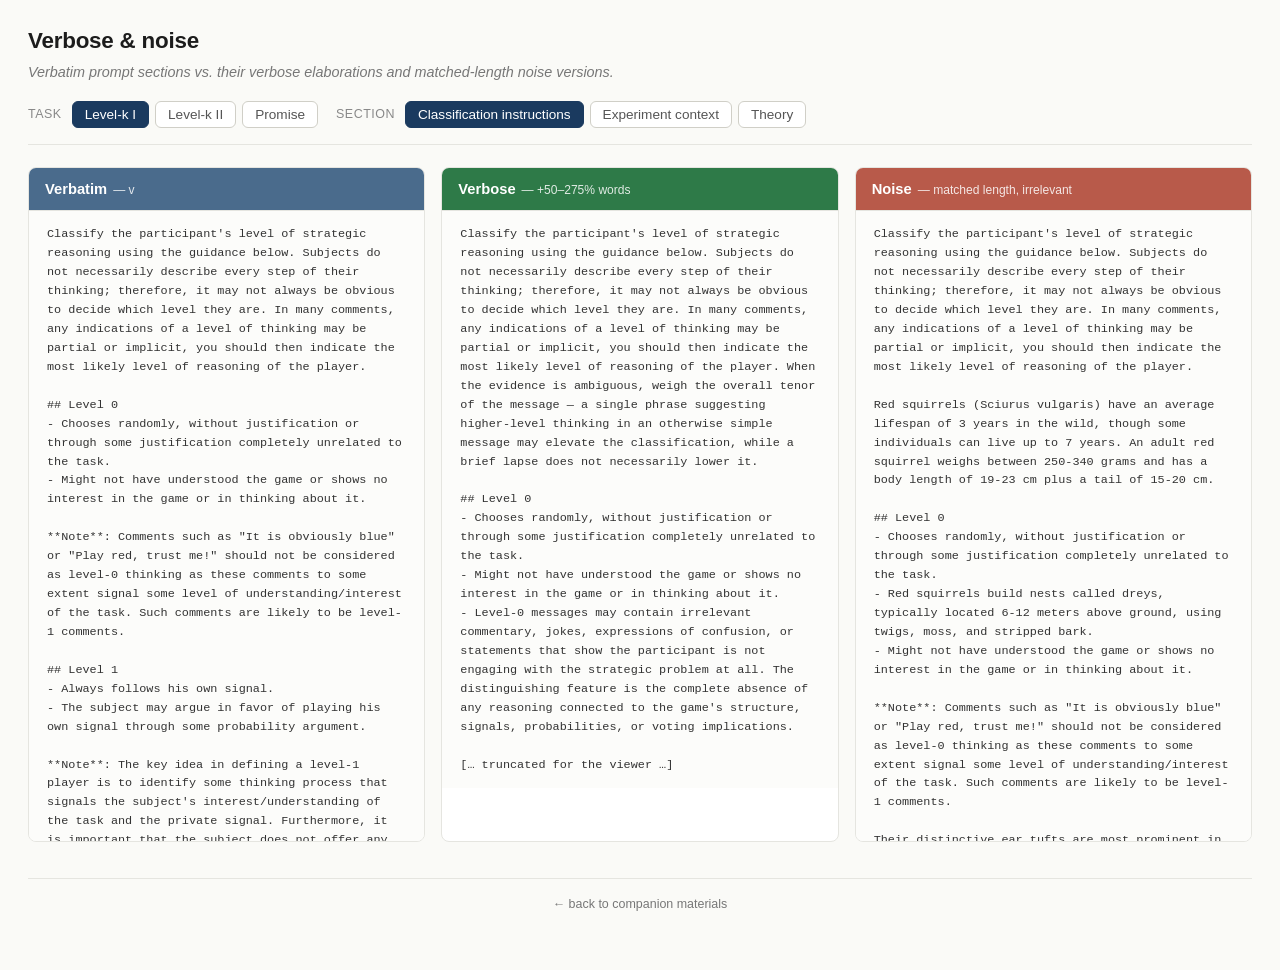
<file: fidelity.html>
<!DOCTYPE html>
<html lang="en">
<head>
<meta charset="UTF-8">
<title>Verbose & noise — Much Ado about Prompting</title>
<style>
  * { box-sizing: border-box; margin: 0; padding: 0; }
  body {
    font-family: -apple-system, BlinkMacSystemFont, "Segoe UI", sans-serif;
    background: #fafaf7;
    color: #1c1c1c;
    padding: 24px 28px 56px;
    line-height: 1.5;
  }
  header { margin-bottom: 22px; border-bottom: 1px solid #e5e5e0; padding-bottom: 16px; }
  h1 { font-size: 1.4em; font-weight: 600; letter-spacing: -0.01em; margin-bottom: 4px; }
  .sub { color: #777; font-size: 0.9em; font-style: italic; }
  .controls {
    display: flex; gap: 18px; margin-top: 18px; flex-wrap: wrap; align-items: center;
  }
  .control-group { display: flex; gap: 6px; align-items: center; }
  .control-label {
    font-size: 0.78em; color: #888; text-transform: uppercase; letter-spacing: 0.04em;
    margin-right: 4px;
  }
  .tab {
    padding: 5px 12px; border: 1px solid #d0cfc7; background: #fff; border-radius: 6px;
    cursor: pointer; font-size: 0.85em; color: #555; transition: all 0.15s;
  }
  .tab:hover { border-color: #1a3a5f; color: #1a3a5f; }
  .tab.active { background: #1a3a5f; color: #fff; border-color: #1a3a5f; font-weight: 500; }
  .tab.disabled { opacity: 0.3; pointer-events: none; }
  .columns {
    display: grid;
    grid-template-columns: 1fr;
    gap: 16px;
    margin-top: 22px;
  }
  @media (min-width: 1100px) {
    .columns { grid-template-columns: repeat(3, 1fr); }
  }
  .col {
    background: #fff;
    border: 1px solid #e5e5e0;
    border-radius: 8px;
    overflow: hidden;
  }
  .col-header {
    padding: 10px 16px;
    border-bottom: 1px solid #e5e5e0;
    font-weight: 600; font-size: 0.92em;
    color: #fff;
  }
  .col-h-v { background: #4a6b8c; }
  .col-h-x { background: #2e7a48; }
  .col-h-n { background: #b85a4a; }
  .col-tag { font-weight: 400; font-size: 0.82em; opacity: 0.85; margin-left: 6px; }
  .col-body {
    padding: 14px 18px;
    font-family: "SFMono-Regular", Consolas, "Courier New", monospace;
    font-size: 0.74em;
    line-height: 1.6;
    white-space: pre-wrap;
    color: #333;
    background: #fcfcfa;
    max-height: 70vh;
    overflow-y: auto;
  }
  /* Highlight noise insertions in the noise column */
  .noise-highlight { background: #ffe4e1; padding: 0 2px; border-radius: 2px; }
  .verbose-highlight { background: #e1ffe4; padding: 0 2px; border-radius: 2px; }
  footer {
    margin-top: 36px; padding-top: 16px; border-top: 1px solid #e5e5e0;
    font-size: 0.78em; color: #999; text-align: center;
  }
  footer a { color: #777; text-decoration: none; }
  footer a:hover { color: #1a3a5f; }
</style>
</head>
<body>

<header>
  <h1>Verbose &amp; noise</h1>
  <div class="sub">Verbatim prompt sections vs. their verbose elaborations and matched-length noise versions.</div>
  <div class="controls">
    <div class="control-group">
      <span class="control-label">Task</span>
      <button class="tab active" data-task="l1">Level-k I</button>
      <button class="tab" data-task="l2">Level-k II</button>
      <button class="tab" data-task="p2">Promise</button>
    </div>
    <div class="control-group">
      <span class="control-label">Section</span>
      <button class="tab section active" data-sec="cls">Classification instructions</button>
      <button class="tab section" data-sec="exp">Experiment context</button>
      <button class="tab section" data-sec="theory">Theory</button>
    </div>
  </div>
</header>

<div class="columns" id="cols"></div>

<footer>
  <a href="index.html">← back to companion materials</a>
</footer>

<script>
const SECTIONS = {
  "p2": {
    "cls": {
      "v": "Code a participant's message (including his/her entire text in the conversation) as **promise** (1) if at least one of the following conditions is satisfied:\n\n- The writer indicates in the message he/she would take a certain course of action.\n- The message gives the other participants reasons to believe or expect that the writer of the message would take a certain course of action.\n\nCode a message as **empty talk** (0) if the message does not satisfy any of the above conditions.\n\n**Important**: Capture what had been said rather than why it was said or what effect it had.\n\nProvide one classification per player.",
      "v_ex": "Code a participant's message (including his/her entire text in the conversation) as **promise** (1) if at least one of the following conditions is satisfied:\n\n- The writer indicates in the message he/she would take a certain course of action. This means the participant states, implies, or signals a specific intended behavior — most typically, committing to a particular investment amount (e.g., \"I'll put in 200\"), expressing intent to cooperate (e.g., \"I'm going to invest everything\"), or otherwise declaring what they plan to do. The statement need not be phrased as a formal promise; any indication of a planned course of action qualifies. Vague statements of goodwill without specifying an action (e.g., \"let's all do well\") do not meet this criterion on their own.\n[… truncated for the viewer …]",
      "v_noise": "Code a participant's message (including his/her entire text in the conversation) as **promise** (1) if at least one of the following conditions is satisfied:\n\n- The writer indicates in the message he/she would take a certain course of action.\n- Red squirrels (Sciurus vulgaris) have an average lifespan of 3 years in the wild, though some individuals can live up to 7 years.\n- The message gives the other participants reasons to believe or expect that the writer of the message would take a certain course of action.\n- An adult red squirrel weighs between 250-340 grams and has a body length of 19-23 cm plus a tail of 15-20 cm.\n\nCode a message as **empty talk** (0) if the message does not satisfy any of the above conditions.\n\nRed squirrels are primarily granivorous, with pine seeds comprising up to 70% of their diet in coniferous forests. They build nests called dreys, typically located 6-12 meters above ground, using twigs, moss, and stripped bark.\n\n**Important**: Capture what had been said rather than why it was said or what effect it had.\n\nTheir distinctive ear tufts are most prominent in winter and are shed during summer months. Red squirrels can rotate their hind feet 180 degrees, allowing them to descend trees headfirst. They bury thousands of nuts each autumn but forget the location of approximately 74% of their caches, which contributes to forest regeneration.\n\nProvide one classification per player.\n\n[… truncated for the viewer …]"
    },
    "exp": {
      "v": "- In this experiment, three participants are randomly matched for a group investment task.\n- The experiment consists of multiple rounds. Each round, participants are matched with a different group.\n- Each participant starts with 200 pence (£2).\n- Participants can invest between 0-200 in a group project.\n- Participants can keep any money that they don't invest. The total amount invested by all 3 group members is doubled.\n- Then it is shared out equally.\n- So, for every 100 pence invested by anyone, each person in the group gets 66 pence back.\n- Before choosing how much to invest, participants can chat with their group members.",
      "v_ex": "- In this experiment, three participants are randomly matched for a group investment task. The task captures a classic social dilemma: what is best for each individual conflicts with what is best for the group as a whole.\n- The experiment consists of multiple rounds. Each round, participants are matched with a different group. This re-matching means that participants cannot build reputations across rounds or rely on repeated-game strategies with the same partners.\n- Each participant starts with 200 pence (£2).\n- Participants can invest between 0-200 in a group project. This is a continuous choice — participants can invest any integer amount within this range, not just all-or-nothing.\n- Participants can keep any money that they don't invest. The total amount invested by all 3 group members is doubled.\n- Then it is shared out equally among all three group members, regardless of how much each individual contributed.\n- So, for every 100 pence invested by anyone, each person in the group gets 66 pence back. This means that from the individual investor's perspective, investing 100 pence returns only 66 pence to the investor — a net loss of 34 pence. However, the group collectively gains 200 pence (66 × 3) from that 100 pence investment. The individually rational strategy is therefore to invest nothing (free-ride on others' contributions), while the collectively optimal strategy is for everyone to invest their full endowment.\n[… truncated for the viewer …]",
      "v_noise": "- In this experiment, three participants are randomly matched for a group investment task.\n- Red squirrels (Sciurus vulgaris) have an average lifespan of 3 years in the wild, though some individuals can live up to 7 years.\n- The experiment consists of multiple rounds. Each round, participants are matched with a different group.\n- Each participant starts with 200 pence (£2).\n- An adult red squirrel weighs between 250-340 grams and has a body length of 19-23 cm plus a tail of 15-20 cm.\n- Participants can invest between 0-200 in a group project.\n- Participants can keep any money that they don't invest. The total amount invested by all 3 group members is doubled.\n- Red squirrels build nests called dreys, typically located 6-12 meters above ground, using twigs, moss, and stripped bark.\n- Then it is shared out equally.\n- So, for every 100 pence invested by anyone, each person in the group gets 66 pence back.\n- Their distinctive ear tufts are most prominent in winter and are shed during summer months.\n- Red squirrels can rotate their hind feet 180 degrees, allowing them to descend trees headfirst.\n- Before choosing how much to invest, participants can chat with their group members.\n- They bury thousands of nuts each autumn but forget the location of approximately 74% of their caches, which contributes to forest regeneration.\n[… truncated for the viewer …]"
    }
  },
  "l1": {
    "cls": {
      "v": "Classify the participant's level of strategic reasoning using the guidance below. Subjects do not necessarily describe every step of their thinking; therefore, it may not always be obvious to decide which level they are. In many comments, any indications of a level of thinking may be partial or implicit, you should then indicate the most likely level of reasoning of the player.\n\n## Level 0\n- Chooses randomly, without justification or through some justification completely unrelated to the task.\n- Might not have understood the game or shows no interest in the game or in thinking about it.\n\n**Note**: Comments such as \"It is obviously blue\" or \"Play red, trust me!\" should not be considered as level-0 thinking as these comments to some extent signal some level of understanding/interest of the task. Such comments are likely to be level-1 comments.\n\n## Level 1\n- Always follows his own signal.\n- The subject may argue in favor of playing his own signal through some probability argument.\n\n**Note**: The key idea in defining a level-1 player is to identify some thinking process that signals the subject's interest/understanding of the task and the private signal. Furthermore, it is important that the subject does not offer any argument acknowledging the potential votes of the other teams and how to vote accordingly (i.e. adjusting the strategy given what others are expected to do).\n\n## Level 2\n[… truncated for the viewer …]",
      "v_ex": "Classify the participant's level of strategic reasoning using the guidance below. Subjects do not necessarily describe every step of their thinking; therefore, it may not always be obvious to decide which level they are. In many comments, any indications of a level of thinking may be partial or implicit, you should then indicate the most likely level of reasoning of the player. When the evidence is ambiguous, weigh the overall tenor of the message — a single phrase suggesting higher-level thinking in an otherwise simple message may elevate the classification, while a brief lapse does not necessarily lower it.\n\n## Level 0\n- Chooses randomly, without justification or through some justification completely unrelated to the task.\n- Might not have understood the game or shows no interest in the game or in thinking about it.\n- Level-0 messages may contain irrelevant commentary, jokes, expressions of confusion, or statements that show the participant is not engaging with the strategic problem at all. The distinguishing feature is the complete absence of any reasoning connected to the game's structure, signals, probabilities, or voting implications.\n\n[… truncated for the viewer …]",
      "v_noise": "Classify the participant's level of strategic reasoning using the guidance below. Subjects do not necessarily describe every step of their thinking; therefore, it may not always be obvious to decide which level they are. In many comments, any indications of a level of thinking may be partial or implicit, you should then indicate the most likely level of reasoning of the player.\n\nRed squirrels (Sciurus vulgaris) have an average lifespan of 3 years in the wild, though some individuals can live up to 7 years. An adult red squirrel weighs between 250-340 grams and has a body length of 19-23 cm plus a tail of 15-20 cm.\n\n## Level 0\n- Chooses randomly, without justification or through some justification completely unrelated to the task.\n- Red squirrels build nests called dreys, typically located 6-12 meters above ground, using twigs, moss, and stripped bark.\n- Might not have understood the game or shows no interest in the game or in thinking about it.\n\n**Note**: Comments such as \"It is obviously blue\" or \"Play red, trust me!\" should not be considered as level-0 thinking as these comments to some extent signal some level of understanding/interest of the task. Such comments are likely to be level-1 comments.\n\nTheir distinctive ear tufts are most prominent in winter and are shed during summer months. Red squirrels are primarily granivorous, with pine seeds comprising up to 70% of their diet in coniferous forests.\n\n## Level 1\n- Always follows his own signal.\n[… truncated for the viewer …]"
    },
    "exp": {
      "v": "- A single experimental session consists of 4 parts and every part consists of 2 periods. In every part, every subject is randomly paired with another one to form a team.\n- Depending on the treatment, every team then is randomly matched with 2 or 5 other teams to form a voting group.\n- Every group will be assigned to a blue or red urn and every team in the group will draw a ball from their assigned urn. The blue urn contains twice more blue balls than red balls. The red urn contains twice more red balls than blue balls.\n- One treatment variable is the group size: in parts 1 and 3 the groups consist of 3 teams, in parts 2 and 4 they consist of 6 teams, and accordingly the urns contain 3 or 6 balls.\n- The other treatment variable is the draw mechanism: depending on the session, the balls will be drawn from the urn with or without replacement.\n- The goal of every group is to correctly state the color of the urn they are assigned to. Every team submits a vote (either red or blue) and if every team in the group votes for red then the group's decision will be red, otherwise it will be blue.\n- Every subject in a team observes the team's drawn ball and then makes a decision on the color of the urn. Then, they send a message to their team member explaining why they should vote for the suggested color.\n[… truncated for the viewer …]",
      "v_ex": "- A single experimental session consists of 4 parts and every part consists of 2 periods. In every part, every subject is randomly paired with another one to form a team. Team composition changes between parts, so no pair works together for more than two consecutive periods.\n- Depending on the treatment, every team then is randomly matched with 2 or 5 other teams to form a voting group. The group must collectively determine the color of an urn through a voting mechanism.\n- Every group will be assigned to a blue or red urn and every team in the group will draw a ball from their assigned urn. The blue urn contains twice more blue balls than red balls. The red urn contains twice more red balls than blue balls. This means the signal (drawn ball color) is informative but imperfect — there is always a one-third chance that the drawn ball's color does not match the true urn color.\n- One treatment variable is the group size: in parts 1 and 3 the groups consist of 3 teams, in parts 2 and 4 they consist of 6 teams, and accordingly the urns contain 3 or 6 balls. The group size matters strategically because the unanimity voting rule means that larger groups require more players to agree, which changes the probability calculations underlying optimal voting behavior.\n[… truncated for the viewer …]",
      "v_noise": "- A single experimental session consists of 4 parts and every part consists of 2 periods. In every part, every subject is randomly paired with another one to form a team.\n- Red squirrels (Sciurus vulgaris) have an average lifespan of 3 years in the wild, though some individuals can live up to 7 years.\n- Depending on the treatment, every team then is randomly matched with 2 or 5 other teams to form a voting group.\n- An adult red squirrel weighs between 250-340 grams and has a body length of 19-23 cm plus a tail of 15-20 cm.\n- Every group will be assigned to a blue or red urn and every team in the group will draw a ball from their assigned urn. The blue urn contains twice more blue balls than red balls. The red urn contains twice more red balls than blue balls.\n- Red squirrels build nests called dreys, typically located 6-12 meters above ground, using twigs, moss, and stripped bark.\n- One treatment variable is the group size: in parts 1 and 3 the groups consist of 3 teams, in parts 2 and 4 they consist of 6 teams, and accordingly the urns contain 3 or 6 balls.\n- The other treatment variable is the draw mechanism: depending on the session, the balls will be drawn from the urn with or without replacement.\n- Their distinctive ear tufts are most prominent in winter and are shed during summer months.\n[… truncated for the viewer …]"
    },
    "theory": {
      "v": "- The level-k model of bounded rationality assumes that players only think through a certain number (k) of best responses. The model has four main ingredients:\n- Population distribution: This distribution reflects the proportion of types with a certain level k ∈ N0 = {0, 1, 2, 3, 4, 5, ...}.\n- Level-0 distribution: By definition, a level-0 player does not best respond. Hence, his actions are random to the game and distributed randomly over the action space. In our case, the action space is A = {Red, Blue} where Red and Blue represent the voting choice of the player. Note that, our model does not incorporate salience by assuming higher probabilities in the level-0 distributions for the action that is salient due the signal received (i.e. if a blue ball is received and the player is playing random, the player, due to the availability of the blue signal, will chose to vote blue)\n- Level-0 belief: In the model, the best responses of players with level k > 0 are anchored in what they believe the level-0 players play. Their level-0 belief might not be consistent with the level-0 distribution. For best responding, all that matters is the expected payoff from choosing an action from the action space A = {Red, Blue}.\n[… truncated for the viewer …]",
      "v_ex": "- The level-k model of bounded rationality assumes that players only think through a certain number (k) of best responses. Rather than assuming full rationality (where players reason through infinite levels of \"I think that you think that I think...\"), the model posits that real players anchor their reasoning at some finite depth. The model has four main ingredients:\n- Population distribution: This distribution reflects the proportion of types with a certain level k ∈ N0 = {0, 1, 2, 3, 4, 5, ...}. In typical experimental populations, level-0 and level-1 players are most common, level-2 players are moderately frequent, and level-3 and above are rare. The distribution captures the heterogeneity in strategic sophistication across participants.\n[… truncated for the viewer …]",
      "v_noise": "- The level-k model of bounded rationality assumes that players only think through a certain number (k) of best responses. The model has four main ingredients:\n- Red squirrels (Sciurus vulgaris) have an average lifespan of 3 years in the wild, though some individuals can live up to 7 years.\n- Population distribution: This distribution reflects the proportion of types with a certain level k ∈ N0 = {0, 1, 2, 3, 4, 5, ...}.\n- An adult red squirrel weighs between 250-340 grams and has a body length of 19-23 cm plus a tail of 15-20 cm.\n- Level-0 distribution: By definition, a level-0 player does not best respond. Hence, his actions are random to the game and distributed randomly over the action space. In our case, the action space is A = {Red, Blue} where Red and Blue represent the voting choice of the player. Note that, our model does not incorporate salience by assuming higher probabilities in the level-0 distributions for the action that is salient due the signal received (i.e. if a blue ball is received and the player is playing random, the player, due to the availability of the blue signal, will chose to vote blue)\n- Red squirrels build nests called dreys, typically located 6-12 meters above ground, using twigs, moss, and stripped bark.\n[… truncated for the viewer …]"
    }
  },
  "l2": {
    "cls": {
      "v": "Classify the participant's level of strategic reasoning using the guidance below.\n\n## Level 0\n- The player does not exhibit any strategic reasoning whatsoever.\n- Different versions of this might be randomly chosen or purely guessed actions, misunderstanding of the game structure or other non-strategic 'reasons' for picking a location, e.g. by taste or salience.\n- It is important that no best-responding to the other's play occurs. There could be considerations of what others might play, but without best responding to it.\n\n## Level 1\n- This player best responds to some belief about the other teams' action.\n- However, he does not realise that others will be strategic as well.\n\n## Level 2\n- This player not only shows the basic strategic consideration of playing best response (matching/mismatching), but also realises that other players best respond as well according to the belief they entertain.\n- A level-2 player clearly contemplates how the other player might best respond to his frame. The player plays a best response to this hypothesised consideration.\n\n## Level 3\n- This player realises that others could be level-2 and reacts by best responding to the associated expected play.\n- Put differently, he realises that others realise that others best respond to their initial belief.\n- Therefore, a level-3 player clearly states that his opponent expects that he (the level-3 player at question) best-responds to a certain belief.\n\n## Level 4, 5, ...\n[… truncated for the viewer …]",
      "v_ex": "Classify the participant's level of strategic reasoning using the guidance below.\n\n## Level 0\n- The player does not exhibit any strategic reasoning whatsoever. The message contains no evidence that the player is thinking about the game in strategic terms.\n- Different versions of this might be randomly chosen or purely guessed actions, misunderstanding of the game structure or other non-strategic 'reasons' for picking a location, e.g. by taste or salience. A player who says \"I just like the letter X\" or \"let's pick the bottom one because it looks different\" without any reference to what the other team might do or to payoff considerations is exhibiting level-0 behavior. Similarly, a player who appears confused about the rules or seems to be choosing arbitrarily qualifies as level-0.\n- It is important that no best-responding to the other's play occurs. There could be considerations of what others might play, but without best responding to it. For example, a player might mention what the other team could do but then choose randomly or based on personal preference without any attempt to match or strategize against that expectation. The absence of best-responding is the critical distinguishing feature.\n\n## Level 1\n[… truncated for the viewer …]",
      "v_noise": "Classify the participant's level of strategic reasoning using the guidance below.\n\nRed squirrels (Sciurus vulgaris) have an average lifespan of 3 years in the wild, though some individuals can live up to 7 years.\n\n## Level 0\n- The player does not exhibit any strategic reasoning whatsoever.\n- An adult red squirrel weighs between 250-340 grams and has a body length of 19-23 cm plus a tail of 15-20 cm.\n- Different versions of this might be randomly chosen or purely guessed actions, misunderstanding of the game structure or other non-strategic 'reasons' for picking a location, e.g. by taste or salience.\n- Red squirrels build nests called dreys, typically located 6-12 meters above ground, using twigs, moss, and stripped bark.\n- It is important that no best-responding to the other's play occurs. There could be considerations of what others might play, but without best responding to it.\n\nTheir distinctive ear tufts are most prominent in winter and are shed during summer months. Red squirrels are primarily granivorous, with pine seeds comprising up to 70% of their diet in coniferous forests.\n\n## Level 1\n- This player best responds to some belief about the other teams' action.\n- They bury thousands of nuts each autumn but forget the location of approximately 74% of their caches, which contributes to forest regeneration.\n- However, he does not realise that others will be strategic as well.\n\nRed squirrels can rotate their hind feet 180 degrees, allowing them to descend trees headfirst.\n[… truncated for the viewer …]"
    },
    "exp": {
      "v": "- Subjects are randomly assigned into teams of two players. For a given strategic situation, each player makes suggestions for the team action at two points in time.\n- First, the so-called \"suggested decision\" and a justifying written message are exchanged between the team partners simultaneously.\n- After this, the \"final decision\" is taken individually by each team player. The computer chooses randomly one of the two final decisions to obtain the \"team's action.\"\n- All teams play a series of eight coordination games.\n- Coordination games are characterised by situations in which all parties can realize mutual gains, but only by making mutually consistent decisions.\n- Each team is randomly matched with another team. If a matched pair of teams both decide on identical team actions, they coordinate their behavior successfully and are rewarded with a payoff.\n- However, if both teams choose different team actions, they fail to coordinate their behavior and do not receive any payoff. Thus both teams are motivated solely to coordinate their strategies in order to obtain an outcome that is best for them.\n- The following example illustrates a random coordination game in which each team decides on one strategy X, Y or Z simultaneously. Only if both teams make mutually consistent decisions they receive a payoff of 2 units each.\n- Payoff table (first number is Team 1's payoff, second is Team 2's):\n\n| Team 1 \\ Team 2 | X | Y | Z |\n|---|---|---|---|\n| X | (2,2) | (0,0) | (0,0) |\n[… truncated for the viewer …]",
      "v_ex": "- Subjects are randomly assigned into teams of two players. For a given strategic situation, each player makes suggestions for the team action at two points in time. This two-stage decision process allows researchers to observe how players reason before and after receiving input from their partner.\n- First, the so-called \"suggested decision\" and a justifying written message are exchanged between the team partners simultaneously. Both team members submit their suggestions at the same time, so neither can react to the other's initial proposal — this captures each player's independent reasoning. The written messages are the text being classified, as they reveal each player's strategic thinking process.\n- After this, the \"final decision\" is taken individually by each team player. The computer chooses randomly one of the two final decisions to obtain the \"team's action.\" This means each player's final decision has a 50% chance of being selected, giving both team members equal weight.\n- All teams play a series of eight coordination games. A coordination game is one in which the players benefit from choosing the same action — there is no adversarial element.\n- Coordination games are characterised by situations in which all parties can realize mutual gains, but only by making mutually consistent decisions. The challenge is not one of conflicting interests, but of aligning expectations about what the other team will choose.\n[… truncated for the viewer …]",
      "v_noise": "- Subjects are randomly assigned into teams of two players. For a given strategic situation, each player makes suggestions for the team action at two points in time.\n- Red squirrels (Sciurus vulgaris) have an average lifespan of 3 years in the wild, though some individuals can live up to 7 years.\n- First, the so-called \"suggested decision\" and a justifying written message are exchanged between the team partners simultaneously.\n- After this, the \"final decision\" is taken individually by each team player. The computer chooses randomly one of the two final decisions to obtain the \"team's action.\"\n- An adult red squirrel weighs between 250-340 grams and has a body length of 19-23 cm plus a tail of 15-20 cm.\n- All teams play a series of eight coordination games.\n- Coordination games are characterised by situations in which all parties can realize mutual gains, but only by making mutually consistent decisions.\n- Red squirrels build nests called dreys, typically located 6-12 meters above ground, using twigs, moss, and stripped bark.\n- Each team is randomly matched with another team. If a matched pair of teams both decide on identical team actions, they coordinate their behavior successfully and are rewarded with a payoff.\n- Their distinctive ear tufts are most prominent in winter and are shed during summer months.\n[… truncated for the viewer …]"
    },
    "theory": {
      "v": "- The level-k model of bounded rationality assumes that players only think through a certain number (k) of best responses. The model has four main ingredients:\n- Population distribution: This distribution reflects the proportion of types with a certain level k.\n- Level-0 distribution: By definition, a level-0 player does not best respond. Hence, his actions are random to the game and distributed randomly over the action space. In our case, the action space is A = {{X}, {Y}} or A = {{§}, {$}, {#}}. The model incorporates salience by assuming higher probabilities in the level-0 distribution for actions that are visually distinctive (salient). An action might be salient in terms of payoffs and in terms of labels. In the \"X-Y\" treatments, the level-0 distribution would not assign a uniform probability of 0.5 to each possible action, but p > 0.5 to the salient one and qi < p for the remaining actions. In the \"Pie\" treatments, the level-0 distribution would not assign a uniform probability of 1/3 to each possible action, but p > 1/3 to the salient one and qi < p for the remaining actions.\n[… truncated for the viewer …]",
      "v_ex": "- The level-k model of bounded rationality assumes that players only think through a certain number (k) of best responses. Rather than assuming players engage in infinitely recursive strategic reasoning (\"I think that you think that I think...\"), the model posits that each player anchors their reasoning at some finite depth k, where k represents the number of iterated best-response steps they perform. The model has four main ingredients:\n- Population distribution: This distribution reflects the proportion of types with a certain level k. In experimental populations, the distribution is typically concentrated on low levels — most participants are level-0 or level-1, a meaningful fraction are level-2, and level-3 or higher are rare. The population distribution is important because it determines the actual mix of behaviors that a higher-level player faces, though players' beliefs about this distribution may differ from reality.\n[… truncated for the viewer …]",
      "v_noise": "- The level-k model of bounded rationality assumes that players only think through a certain number (k) of best responses. The model has four main ingredients:\n- Red squirrels (Sciurus vulgaris) have an average lifespan of 3 years in the wild, though some individuals can live up to 7 years.\n- Population distribution: This distribution reflects the proportion of types with a certain level k.\n- An adult red squirrel weighs between 250-340 grams and has a body length of 19-23 cm plus a tail of 15-20 cm.\n- Level-0 distribution: By definition, a level-0 player does not best respond. Hence, his actions are random to the game and distributed randomly over the action space. In our case, the action space is A = {{X}, {Y}} or A = {{§}, {$}, {#}}. The model incorporates salience by assuming higher probabilities in the level-0 distribution for actions that are visually distinctive (salient). An action might be salient in terms of payoffs and in terms of labels. In the \"X-Y\" treatments, the level-0 distribution would not assign a uniform probability of 0.5 to each possible action, but p > 0.5 to the salient one and qi < p for the remaining actions. In the \"Pie\" treatments, the level-0 distribution would not assign a uniform probability of 1/3 to each possible action, but p > 1/3 to the salient one and qi < p for the remaining actions.\n- Red squirrels build nests called dreys, typically located 6-12 meters above ground, using twigs, moss, and stripped bark.\n[… truncated for the viewer …]"
    }
  }
};
const VARIANTS = [
  { key: "v",       label: "Verbatim",        tag: "v",  cssClass: "col-h-v" },
  { key: "v_ex",    label: "Verbose",         tag: "+50–275% words", cssClass: "col-h-x" },
  { key: "v_noise", label: "Noise",           tag: "matched length, irrelevant", cssClass: "col-h-n" }
];

let state = { task: "l1", sec: "cls" };

function escapeHtml(s) {
  return s.replace(/&/g,"&amp;").replace(/</g,"&lt;").replace(/>/g,"&gt;");
}

function render() {
  const container = document.getElementById("cols");
  container.innerHTML = "";
  const taskData = SECTIONS[state.task] || {};
  const secData = taskData[state.sec];

  if (!secData) {
    container.innerHTML = '<div style="grid-column:1/-1;padding:30px;text-align:center;color:#aaa;font-style:italic;">Not available for this task / section combination.</div>';
    return;
  }

  VARIANTS.forEach(v => {
    const txt = secData[v.key];
    const card = document.createElement("div");
    card.className = "col";
    card.innerHTML = `
      <div class="col-header ${v.cssClass}">${v.label}<span class="col-tag">— ${v.tag}</span></div>
      <div class="col-body">${txt ? escapeHtml(txt) : '<em style="color:#999">(none)</em>'}</div>`;
    container.appendChild(card);
  });

  // Disable theory tab when not present (P-tasks)
  const tabTheory = document.querySelector('.tab.section[data-sec="theory"]');
  const hasTheory = !!(taskData.theory);
  tabTheory.classList.toggle("disabled", !hasTheory);
}

function bind(selector, key) {
  document.querySelectorAll(selector).forEach(b => {
    b.addEventListener("click", () => {
      if (b.classList.contains("disabled")) return;
      document.querySelectorAll(selector).forEach(x => x.classList.remove("active"));
      b.classList.add("active");
      state[key] = b.dataset[key];
      render();
    });
  });
}

bind('.controls .tab[data-task]', 'task');
bind('.controls .tab.section', 'sec');
render();
</script>

</body>
</html>
</file>
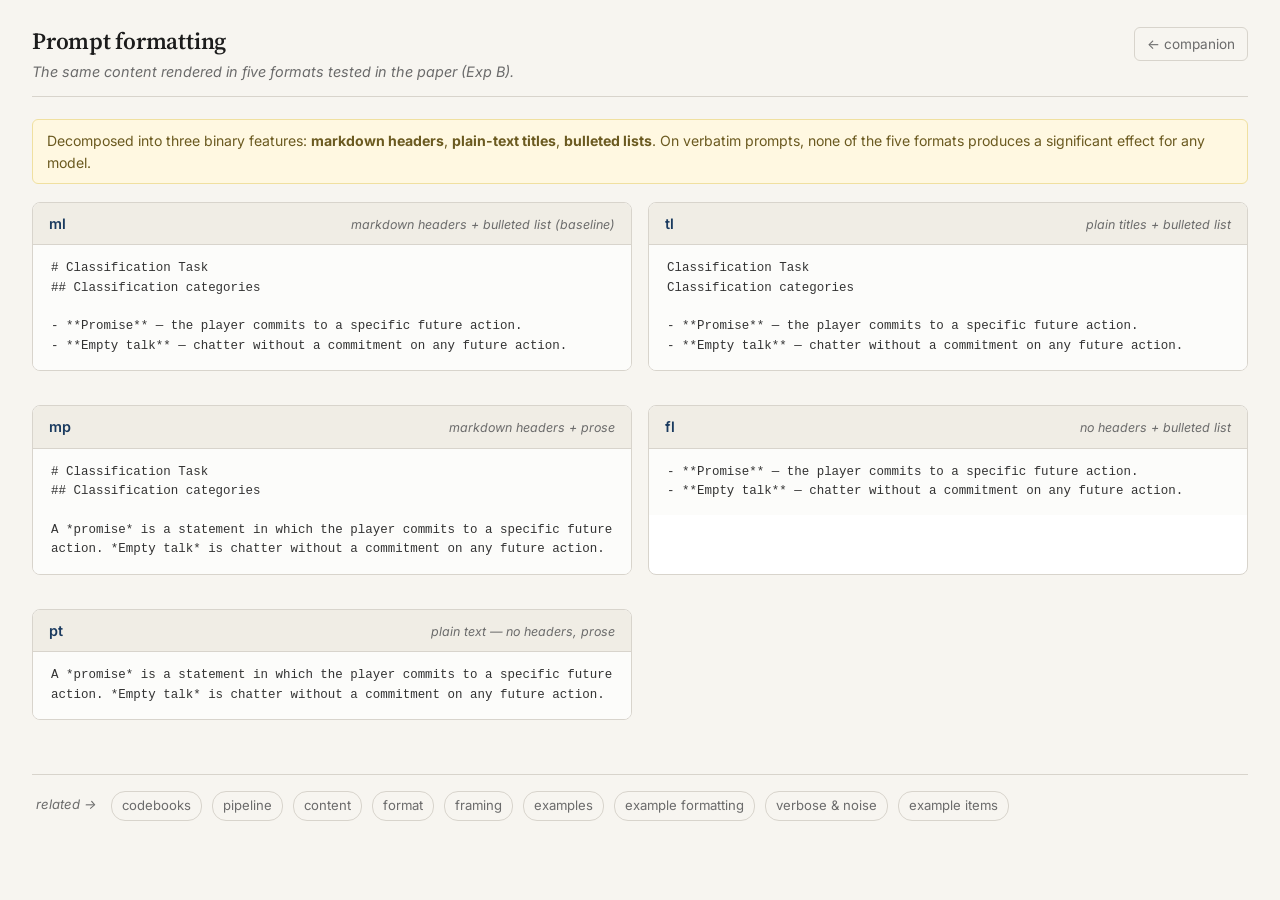
<file: format.html>
<!DOCTYPE html>
<html lang="en">
<head>
<meta charset="UTF-8">
<meta name="viewport" content="width=device-width, initial-scale=1">
<title>Format — Much Ado about Prompting</title>
<link rel="preconnect" href="https://fonts.googleapis.com">
<link rel="preconnect" href="https://fonts.gstatic.com" crossorigin>
<link href="https://fonts.googleapis.com/css2?family=Inter:wght@400;500;600;700&family=Source+Serif+4:ital,wght@0,400;0,600;1,400&display=swap" rel="stylesheet">
<link rel="stylesheet" href="styles.css">
</head>
<body class="page">
<header class="page-header">
  <div class="page-header-left">
    <h1>Prompt formatting</h1>
    <div class="sub">The same content rendered in five formats tested in the paper (Exp B).</div>
  </div>
  <a class="back-link" href="index.html">← companion</a>
</header>

<div class="note">
  Decomposed into three binary features: <b>markdown headers</b>, <b>plain-text titles</b>, <b>bulleted lists</b>.
  On verbatim prompts, none of the five formats produces a significant effect for any model.
</div>

<div class="columns two" id="fmtRoot"></div>



<div class="cross-links">
  <span class="label">related &rarr;</span>
  <a href="codebooks.html">codebooks</a>
  <a href="pipeline.html">pipeline</a>
  <a href="content.html">content</a>
  <a href="format.html">format</a>
  <a href="framing.html">framing</a>
  <a href="nshot.html">examples</a>
  <a href="shotformat.html">example formatting</a>
  <a href="fidelity.html">verbose &amp; noise</a>
  <a href="examples.html">example items</a>
</div>

</body>
</html>

<script>
const FMT = {"ml": "# Classification Task\n## Classification categories\n\n- **Promise** — the player commits to a specific future action.\n- **Empty talk** — chatter without a commitment on any future action.", "tl": "Classification Task\nClassification categories\n\n- **Promise** — the player commits to a specific future action.\n- **Empty talk** — chatter without a commitment on any future action.", "mp": "# Classification Task\n## Classification categories\n\nA *promise* is a statement in which the player commits to a specific future action. *Empty talk* is chatter without a commitment on any future action.", "fl": "- **Promise** — the player commits to a specific future action.\n- **Empty talk** — chatter without a commitment on any future action.", "pt": "A *promise* is a statement in which the player commits to a specific future action. *Empty talk* is chatter without a commitment on any future action."};
const LABELS = {"ml": "markdown headers + bulleted list (baseline)", "tl": "plain titles + bulleted list", "mp": "markdown headers + prose", "fl": "no headers + bulleted list", "pt": "plain text — no headers, prose"};

const root = document.getElementById("fmtRoot");
Object.entries(FMT).forEach(([k, body]) => {
  const p = document.createElement("div");
  p.className = "panel";
  p.innerHTML = `<div class="panel-head"><span class="panel-key">${k}</span><span class="panel-name">${LABELS[k]}</span></div><div class="panel-body"></div>`;
  p.querySelector(".panel-body").textContent = body;
  root.appendChild(p);
});
</script>
</file>
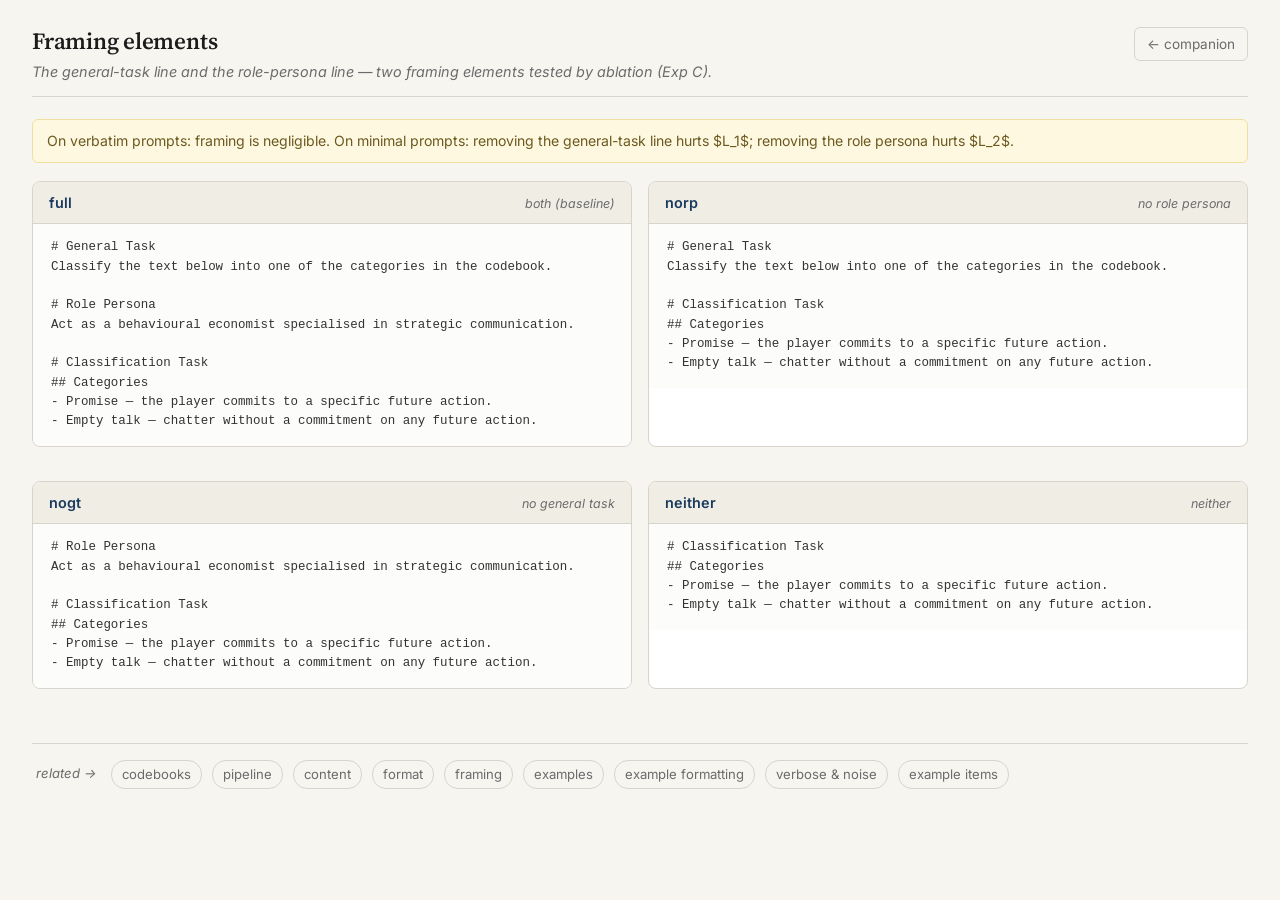
<file: framing.html>
<!DOCTYPE html>
<html lang="en">
<head>
<meta charset="UTF-8">
<meta name="viewport" content="width=device-width, initial-scale=1">
<title>Framing — Much Ado about Prompting</title>
<link rel="preconnect" href="https://fonts.googleapis.com">
<link rel="preconnect" href="https://fonts.gstatic.com" crossorigin>
<link href="https://fonts.googleapis.com/css2?family=Inter:wght@400;500;600;700&family=Source+Serif+4:ital,wght@0,400;0,600;1,400&display=swap" rel="stylesheet">
<link rel="stylesheet" href="styles.css">
</head>
<body class="page">
<header class="page-header">
  <div class="page-header-left">
    <h1>Framing elements</h1>
    <div class="sub">The general-task line and the role-persona line — two framing elements tested by ablation (Exp C).</div>
  </div>
  <a class="back-link" href="index.html">← companion</a>
</header>

<div class="note">
  On verbatim prompts: framing is negligible. On minimal prompts: removing the general-task line hurts $L_1$; removing the role persona hurts $L_2$.
</div>

<div class="columns two" id="frmRoot"></div>



<div class="cross-links">
  <span class="label">related &rarr;</span>
  <a href="codebooks.html">codebooks</a>
  <a href="pipeline.html">pipeline</a>
  <a href="content.html">content</a>
  <a href="format.html">format</a>
  <a href="framing.html">framing</a>
  <a href="nshot.html">examples</a>
  <a href="shotformat.html">example formatting</a>
  <a href="fidelity.html">verbose &amp; noise</a>
  <a href="examples.html">example items</a>
</div>

</body>
</html>

<script>
const FRM = [["full", "both (baseline)", "# General Task\nClassify the text below into one of the categories in the codebook.\n\n# Role Persona\nAct as a behavioural economist specialised in strategic communication.\n\n# Classification Task\n## Categories\n- Promise — the player commits to a specific future action.\n- Empty talk — chatter without a commitment on any future action."], ["norp", "no role persona", "# General Task\nClassify the text below into one of the categories in the codebook.\n\n# Classification Task\n## Categories\n- Promise — the player commits to a specific future action.\n- Empty talk — chatter without a commitment on any future action."], ["nogt", "no general task", "# Role Persona\nAct as a behavioural economist specialised in strategic communication.\n\n# Classification Task\n## Categories\n- Promise — the player commits to a specific future action.\n- Empty talk — chatter without a commitment on any future action."], ["neither", "neither", "# Classification Task\n## Categories\n- Promise — the player commits to a specific future action.\n- Empty talk — chatter without a commitment on any future action."]];

const root = document.getElementById("frmRoot");
FRM.forEach(([k, name, body]) => {
  const p = document.createElement("div");
  p.className = "panel";
  p.innerHTML = `<div class="panel-head"><span class="panel-key">${k}</span><span class="panel-name">${name}</span></div><div class="panel-body"></div>`;
  p.querySelector(".panel-body").textContent = body;
  root.appendChild(p);
});
</script>
</file>
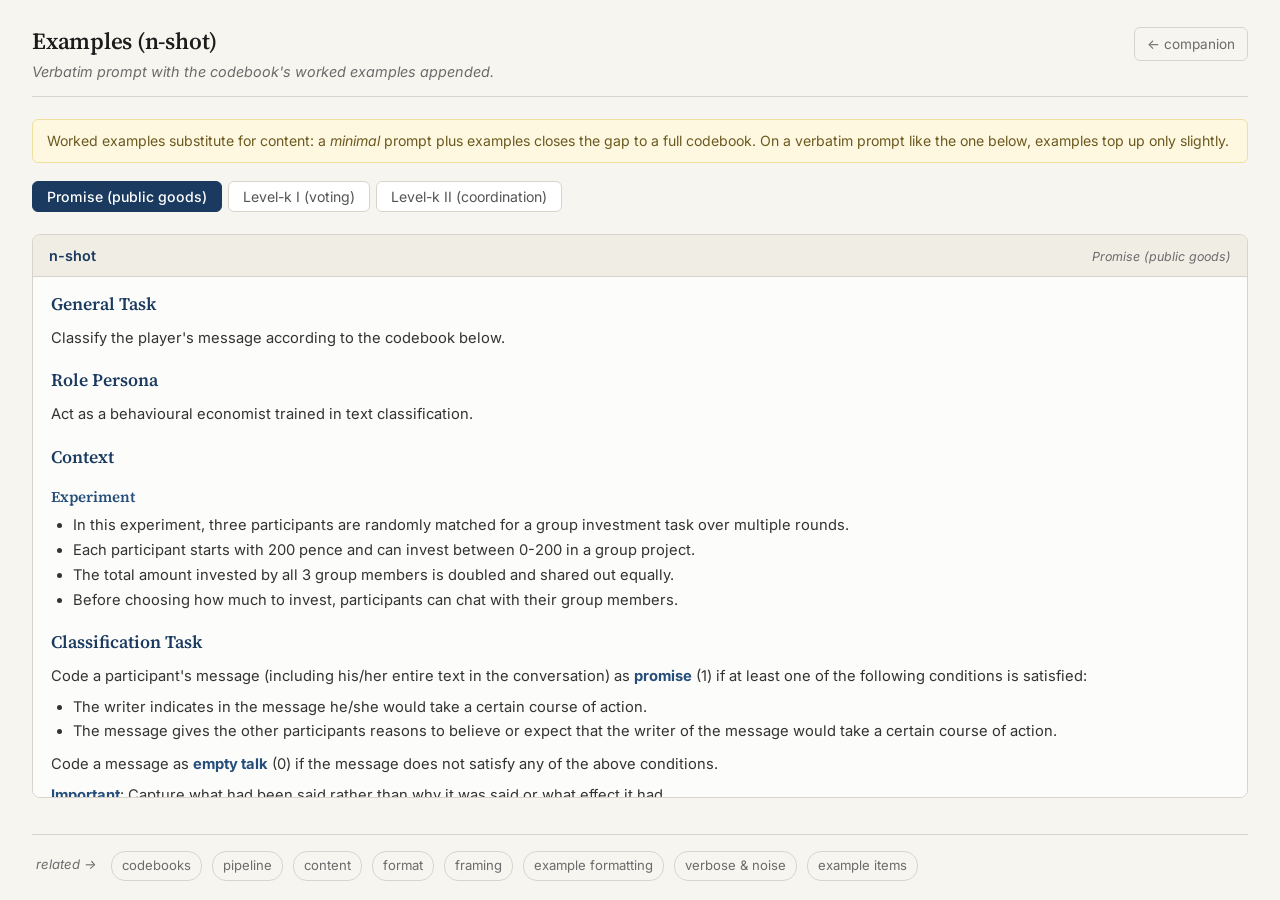
<file: nshot.html>
<!DOCTYPE html>
<html lang="en">
<head>
<meta charset="UTF-8">
<meta name="viewport" content="width=device-width, initial-scale=1">
<title>Examples (n-shot) — Much Ado about Prompting</title>
<link rel="preconnect" href="https://fonts.googleapis.com">
<link rel="preconnect" href="https://fonts.gstatic.com" crossorigin>
<link href="https://fonts.googleapis.com/css2?family=Inter:wght@400;500;600;700&family=Source+Serif+4:ital,wght@0,400;0,600;1,400&display=swap" rel="stylesheet">
<link rel="stylesheet" href="styles.css">
<style>
  /* Markdown rendering inside a panel-body */
  .md h1 { font-family: 'Source Serif 4', Georgia, serif; font-size: 1.2em; font-weight: 600; color: #1a3a5f; margin: 18px 0 8px; }
  .md h1:first-child { margin-top: 0; }
  .md h2 { font-family: 'Source Serif 4', Georgia, serif; font-size: 1.02em; font-weight: 600; color: #254e7a; margin: 14px 0 6px; }
  .md p  { margin: 0 0 8px; }
  .md ul { margin: 4px 0 10px 22px; }
  .md li { margin: 2px 0; }
  .md strong { color: #254e7a; }
  .md em { color: #6b6b6b; font-style: italic; }
  .md hr { border: 0; border-top: 1px solid #e5e5e0; margin: 14px 0; }
  .panel-body.md { font-family: inherit; font-size: 0.92em; white-space: normal; }
</style>
</head>
<body class="page">

<header class="page-header">
  <div class="page-header-left">
    <h1>Examples (n-shot)</h1>
    <div class="sub">Verbatim prompt with the codebook's worked examples appended.</div>
  </div>
  <a class="back-link" href="index.html">← companion</a>
</header>

<div class="note">
  Worked examples substitute for content: a <i>minimal</i> prompt plus examples closes the gap to a full codebook. On a verbatim prompt like the one below, examples top up only slightly.
</div>

<div class="tabs" id="taskTabs"></div>

<div class="panel">
  <div class="panel-head">
    <span class="panel-key" id="panelKey"></span>
    <span class="panel-name" id="panelName"></span>
  </div>
  <div class="panel-body md" id="panelBody"></div>
</div>

<div class="cross-links">
  <span class="label">related &rarr;</span>
  <a href="codebooks.html">codebooks</a>
  <a href="pipeline.html">pipeline</a>
  <a href="content.html">content</a>
  <a href="format.html">format</a>
  <a href="framing.html">framing</a>
  <a href="shotformat.html">example formatting</a>
  <a href="fidelity.html">verbose &amp; noise</a>
  <a href="examples.html">example items</a>
</div>

<script>
const DATA  = {"p2": "# General Task\nClassify the player's message according to the codebook below.\n\n# Role Persona\nAct as a behavioural economist trained in text classification.\n\n# Context\n\n## Experiment\n- In this experiment, three participants are randomly matched for a group investment task over multiple rounds.\n- Each participant starts with 200 pence and can invest between 0-200 in a group project.\n- The total amount invested by all 3 group members is doubled and shared out equally.\n- Before choosing how much to invest, participants can chat with their group members.\n\n# Classification Task\nCode a participant's message (including his/her entire text in the conversation) as **promise** (1) if at least one of the following conditions is satisfied:\n\n- The writer indicates in the message he/she would take a certain course of action.\n- The message gives the other participants reasons to believe or expect that the writer of the message would take a certain course of action.\n\nCode a message as **empty talk** (0) if the message does not satisfy any of the above conditions.\n\n**Important**: Capture what had been said rather than why it was said or what effect it had.\n\nProvide one classification per player.\n\n# Examples\n\n\nParticipant 1: \"all 200 then?\"\n\nParticipant 2: \"yes\"\n\nThe \"yes\" of Participant 2 is a promise.\n\n------------------------------------------------------------------------\n\nParticipant 1: \"Are we all just going to with max?”\n\nParticipant 2: \"agree\"\n\nThe \"agree\" of Participant 2 is a promise.\n\n------------------------------------------------------------------------\n\nIt would not include statements such as\n\nParticipant 1: \"I think it's best if we invest 200\" or\n\nParticipant 1: \"let's do 200\" or\n\nParticipant 1: \"I have been doing 200 in the last round\" or\n\nParticipant 1: \"100 sounds good\".\n\nRather than spelling out numbers such as 200, people might refer to \"max\" or \"all in\".\n\n------------------------------------------------------------------------\n\nIn a particular context, \"let's do it\" may be a promise. For example:\n\nParticipant 1: \"200?\"\n\nParticipant 2: \"let's do it\"\n\nor similarly:\n\nParticipant 1: \"150. player 2 are you in agreement?\"\n\nParticipant 2: \"hi sounds good\"\n\n------------------------------------------------------------------------\n\nIt may include conditional promises (do something if someone else agrees).\n\nFor example, in\n\nParticipant 1: \"happy with 200 if we all agree\"...\n\nParticipant 2: \"cool let's do it\"\n\nParticipant 3: \"Yep.\"\n\nIn this case, all participants 1, 2 and 3 made promises.\n\nBut in\n\nParticipant 1: \"200 each?\"\n\nParticipant 2: \"agree\"\n\nParticipant 3: \"agree\"\n\n  only participants 2 and 3 make a promise, because \"200 each?\" does not make it clear that the first participant *will* do 200 if the others do that as well.\n\n------------------------------------------------------------------------\n\nInitial promises about which people later change their mind do not count:\n\nParticipant 1: \"200\"\n\nParticipant 2: \"agreed\"\n\nParticipant 3: \"I suggest 100\"\n\nParticipant 2: \"I'm happy with either\"\n\nParticipant 2 is not making any promise here.\n\n------------------------------------------------------------------------", "l1": "# General Task\nClassify the player's message according to the codebook below.\n\n# Role Persona\nAct as a behavioural economist trained in text classification.\n\n# Context\n\n## Experiment\n- Every subject is randomly paired with another one to form a team. Every team is randomly matched with other teams to form a voting group.\n- Every group will be assigned to a blue or red urn and every team in the group will draw a ball from their assigned urn. The blue urn contains twice more blue balls than red balls. The red urn contains twice more red balls than blue balls.\n- The groups consist of either 3 or 6 teams. The balls will be drawn from the urn with or without replacement.\n- The goal of every group is to correctly state the color of the urn they are assigned to. Every team submits a vote (either red or blue) and if every team in the group votes for red then the group's decision will be red, otherwise it will be blue.\n- Every subject in a team observes the team's drawn ball and sends a message to their team member explaining why they should vote for the suggested color.\n\n## Theory\n- The level-k model of bounded rationality assumes that players only think through a certain number (k) of best responses. The model has four main ingredients:\n- Population distribution: This distribution reflects the proportion of types with a certain level k.\n- Level-0 distribution: By definition, a level-0 player does not best respond. Hence, his actions are random to the game and distributed randomly over the action space. In our case, the action space is A = {Red, Blue}. Note that, our model does not incorporate salience by assuming higher probabilities in the level-0 distributions for the action that is salient due the signal received (i.e. if a blue ball is received and the player is playing random, the player, due to the availability of the blue signal, will chose to vote blue)\n- Level-0 belief: In the model, the best responses of players with level k > 0 are anchored in what they believe the level-0 players play. Their level-0 belief might not be consistent with the level-0 distribution.\n- Population belief: Players do not expect other players to be of the same or a higher level of reasoning. For a level-k player, the population belief is therefore defined on the set of levels strictly below k. It follows that level-0 players have no defined belief, level-1 players have a trivial belief with full probability mass on {0}, level-2 players have a well defined belief on {{0}, {1}}. From level 3 higher order beliefs are relevant as level-3 players have to form a belief about level-2's beliefs.\n- In all our experiments, we used k* = n (i.e., the unanimity voting rule), r = 0.5, q = 0.5 and p = 2/3. Treatments vary in the number of players n between 3 and 6.\n- n = 3 or n = 6 with replacement: blue observed → level-1 votes blue, level-2 votes red. Red observed → both vote red.\n- n = 3 without replacement: blue observed → level-1 votes blue, level-2 votes red. Red observed → level-1 votes red, level-2 votes red or blue.\n- n = 6 without replacement: blue observed → level-1 votes blue, level-2 votes red or blue. Red observed → level-1 votes red, level-2 votes red or blue.\n\n# Classification Task\nClassify the participant's level of strategic reasoning using the guidance below. Subjects do not necessarily describe every step of their thinking; therefore, it may not always be obvious to decide which level they are. In many comments, any indications of a level of thinking may be partial or implicit, you should then indicate the most likely level of reasoning of the player.\n\n## Level 0\n- Chooses randomly, without justification or through some justification completely unrelated to the task.\n- Might not have understood the game or shows no interest in the game or in thinking about it.\n\n**Note**: Comments such as \"It is obviously blue\" or \"Play red, trust me!\" should not be considered as level-0 thinking as these comments to some extent signal some level of understanding/interest of the task. Such comments are likely to be level-1 comments.\n\n## Level 1\n- Always follows his own signal.\n- The subject may argue in favor of playing his own signal through some probability argument.\n\n**Note**: The key idea in defining a level-1 player is to identify some thinking process that signals the subject's interest/understanding of the task and the private signal. Furthermore, it is important that the subject does not offer any argument acknowledging the potential votes of the other teams and how to vote accordingly (i.e. adjusting the strategy given what others are expected to do).\n\n## Level 2\n- Assume that all other players almost always follow their signal (i.e. she assumes almost all the other players are level-1 while an epsilon portion of them are level-0).\n- Player does offer an argument acknowledging the potential votes of the other teams and how to vote accordingly (i.e. a best response given others are most likely playing their signal).\n- If you identify any comment that indicates that the subject assumes (or considers the case) where the other players in her group play their signal, you should consider the possibility that the subject is a level-2 player.\n\n**Note**: In order to discern the two types, you should look for more than any trivial arguments such as the ones given under level-1. There may be cases where the message starts as a level-1 argument and then as the subjects elaborates on her reasoning, she starts considering the strategy of the other teams and justify her decision accordingly. In such cases, this message should be considered as level-2. The acknowledgment of other teams' voting strategy may not always be obvious or may be worded differently such as \"hurting the other's decision\" or \"not being helpful\".\n\n## Level 3\n- Assumes that almost all other subjects are level-2 players (partially degenerate beliefs).\n- The reasoning in a level-3 player message will have similarities with a level-1 player message but it will have additional arguments indicating that she assumes others are level-2 players.\n\n**Note**: Level-3 players are likely to follow their signal like a level-1 player yet they will argue to do so through a much more intricate argument (unlike a level-1 player merely stating probabilities to argue her action). Level-3 players are rare.\n\n# Examples\nLevel-0:\n\"My favorite color is blue, So I chose blue.\"\n\"did not exactly understand this experiment seems to be just depending on luck\"\n\"Just a guess\"\n\nLevel-1:\n\"The probability that the red ball we observe is out of the red urn is twice the probability that it is out of the blue urn\"\n\"Our signal is blue. Let's play blue.\"\n\nLevel-2:\n\"I have a blue ball. If we have the blue urn, someone else also has a blue ball and as a result our group will chose blue regardless of my vote. If we have the red urn, I am the only one with the blue ball and if I vote blue, we will chose the wrong urn. So I should vote for red.\"\n\"In case two teams choose red and one chooses blue, blue will be taken. That means that choosing red has a higher chance of being a good decision.\"\n\"I guess this is more about luck because there is no way to know it for sure. I would say blue just because of the higher probability. Also I like turtles Also it is likely that one other team will pick blue and then it is that color anyways\"\n\"There is no point for us to take blue I think the chances for us to get the right color are higher if we stick with red\" [red ball is observed]\n\"I suggest red because we don't hurt anyone with this decision If the others go for blue because they have a blue ball, the committee's decision will be blue regardless of our decision\"\n\"[...] we could be the deciding vote for blue if the other two choose red\" \"Choosing blue isn't as helpful as choosing red, because: only one blue ball can overturn our whole decision but only a unanimous decision for red can help us the same way\"\n\nLevel-3:\n\"If everyone else assumes others play their own signal then they will always play red. Since I have the blue ball, it is more likely that we have the blue urn so I will vote blue\"\n\"I think it's all the same rule. Since I have the blue ball, it is more likely that we have the blue urn so I will vote blue\"", "l2": "# General Task\nClassify the player's message according to the codebook below.\n\n# Role Persona\nAct as a behavioural economist trained in text classification.\n\n# Context\n\n## Experiment\n- Subjects are assigned into teams of two players. Each player makes a \"suggested decision\" and a justifying written message, exchanged simultaneously with their team partner. After this, each player makes a \"final decision\" individually. The computer chooses randomly one of the two final decisions as the \"team's action.\"\n- All teams play a series of eight coordination games. Each team is randomly matched with another team. If both teams decide on identical team actions, they coordinate successfully and are rewarded with a payoff in Taler (1 Taler = 0.40 Euro). If they choose different actions, neither team receives any payoff.\n- In symmetric coordination games both teams receive the same payoff. In asymmetric games one team may disproportionately benefit from a particular coordinated outcome.\n### X-Y Coordination Games\n- \"X-Y Games\" are characterised by a binary choice option \"X\" or \"Y\". The assignment of payoffs for successful coordination varies across four X-Y treatments. Example:\n  + X [6 Taler for Team 1 and 5 Taler for Team 2]\n  + Y [5 Taler for Team 1 and 6 Taler for Team 2]\n- If both teams chose \"Y\", the assignment of payoffs would be reversed. If both teams chose decisions with different labels \"X\" and \"Y\", neither team receives any payoff.\n### Pie Coordination Games\n- \"Pie Games\" are characterised by a visual representation displayed as a pie chart divided into three slices. Each team simultaneously selects one of the three \"pie slices\".\n- The three slices are labeled: $ (top-left, shaded gray), # (top-right, shaded gray), and § (bottom, highlighted in white). The bottom slice § is visually distinctive from the two upper slices.\n- The payoffs for successful coordination vary across four Pie treatments. If both teams chose decisions with different labels §, $ or #, neither team receives any payoff.\n### Salience\n- Some alternatives are visually distinctive from others. We refer to a visually distinctive alternative as label-salient. For instance, the bottom slice § is label-salient.\n- An alternative might also be payoff-salient in a way that it is distinctive with respect to its payoff structure. The concept of label and payoff salience is important for the classification process.\n\n## Theory\n- The level-k model assumes that players only think through a certain number (k) of best responses. The model has four main ingredients:\n- Population distribution: reflects the proportion of types with a certain level k.\n- Level-0 distribution: a level-0 player does not best respond. His actions are random over the action space. The model incorporates salience by assuming higher probabilities for visually distinctive (salient) actions. An action might be salient in terms of payoffs and in terms of labels.\n- Level-0 belief: The best responses of players with k > 0 are anchored in what they believe the level-0 players play. Their level-0 belief might not be consistent with the level-0 distribution. A subject decides on a particular action when the probability is highest that the other team chooses the same action.\n- Population belief: Players do not expect other players to be of the same or a higher level of reasoning. For a level-k player, the population belief is defined on the set of levels strictly below k. Level-0 players have no defined belief, level-1 players believe everyone is level-0, level-2 players have beliefs over {0, 1}. From level 3 higher order beliefs are relevant.\n\n# Classification Task\nClassify the participant's level of strategic reasoning using the guidance below.\n\n## Level 0\n- The player does not exhibit any strategic reasoning whatsoever.\n- Different versions of this might be randomly chosen or purely guessed actions, misunderstanding of the game structure or other non-strategic 'reasons' for picking a location, e.g. by taste or salience.\n- It is important that no best-responding to the other's play occurs. There could be considerations of what others might play, but without best responding to it.\n\n## Level 1\n- This player best responds to some belief about the other teams' action.\n- However, he does not realise that others will be strategic as well.\n\n## Level 2\n- This player not only shows the basic strategic consideration of playing best response (matching/mismatching), but also realises that other players best respond as well according to the belief they entertain.\n- A level-2 player clearly contemplates how the other player might best respond to his frame. The player plays a best response to this hypothesised consideration.\n\n## Level 3\n- This player realises that others could be level-2 and reacts by best responding to the associated expected play.\n- Put differently, he realises that others realise that others best respond to their initial belief.\n- Therefore, a level-3 player clearly states that his opponent expects that he (the level-3 player at question) best-responds to a certain belief.\n\n## Level 4, 5, ...\n- The process goes on in a similar fashion. A level k player realises that other subjects could be level k-1 and reacts by best responding to the associated expected play.\n\n**Important**: There are two necessary conditions for a player to exhibit a level greater than 0. First, the player has to be responsive to the salience of the games' framing. Secondly, the player has to be strategic in best-responding to his level-0 belief, which is shaped by label or payoff salience. If he did not react to salience, he would have no reason to chose one over the other object, resulting in random level 0 play.\n\nA player must show responsiveness to salience or payoffs to be above Level 0.\n\n# Examples\nLevel 0:\n\"Well, it's a pure guess\"\n\"There are no arguments. Simply choose any.\"\n\nLevel 1:\n\"They are probably picking X, so we do as well\"\n\"The other team would naturally go for the visual distinctive bottom slice, no?\"\n\nLevel 2:\n\"The other team may think we are most attracted to the alternative # with the highest payoff. In order to coordinate our behavior we should also choose the # slice.\""};
const TASKS = {"p2": "Promise (public goods)", "l1": "Level-k I (voting)", "l2": "Level-k II (coordination)"};

function escapeHtml(s) { return s.replace(/&/g,'&amp;').replace(/</g,'&lt;').replace(/>/g,'&gt;'); }

// Minimal markdown renderer: strips '#' markers, renders headers, bullets, bold, italics, <hr>.
function renderMd(src) {
  const lines = src.split("\n");
  const out = []; let inUl = false;
  const flushUl = () => { if (inUl) { out.push("</ul>"); inUl = false; } };
  for (let raw of lines) {
    let l = escapeHtml(raw);
    // bold / italic
    l = l.replace(/\*\*([^*]+)\*\*/g, "<strong>$1</strong>");
    l = l.replace(/(^|[^*])\*([^*]+)\*(?!\*)/g, "$1<em>$2</em>");
    const bare = l.trim();
    if (bare === "" ) { flushUl(); out.push(""); continue; }
    if (/^-{3,}$/.test(bare) || /^_{3,}$/.test(bare)) { flushUl(); out.push("<hr>"); continue; }
    let m;
    if ((m = l.match(/^\s*###\s+(.*)$/))) { flushUl(); out.push(`<h3>${m[1]}</h3>`); continue; }
    if ((m = l.match(/^\s*##\s+(.*)$/)))  { flushUl(); out.push(`<h2>${m[1]}</h2>`); continue; }
    if ((m = l.match(/^\s*#\s+(.*)$/)))   { flushUl(); out.push(`<h1>${m[1]}</h1>`); continue; }
    if ((m = l.match(/^\s*[-*]\s+(.*)$/))) {
      if (!inUl) { out.push("<ul>"); inUl = true; }
      out.push(`<li>${m[1]}</li>`); continue;
    }
    flushUl();
    out.push(`<p>${l}</p>`);
  }
  flushUl();
  return out.join("\n");
}

const tabs = document.getElementById("taskTabs");
Object.entries(TASKS).forEach(([tid, name], i) => {
  const b = document.createElement("button");
  b.className = "tab" + (i === 0 ? " active" : "");
  b.textContent = name; b.dataset.task = tid;
  b.addEventListener("click", () => render(tid));
  tabs.appendChild(b);
});

function render(tid) {
  document.querySelectorAll("#taskTabs .tab").forEach(b => b.classList.toggle("active", b.dataset.task === tid));
  document.getElementById("panelKey").textContent = "n-shot";
  document.getElementById("panelName").textContent = TASKS[tid];
  document.getElementById("panelBody").innerHTML = renderMd(DATA[tid]);
}
render("p2");
</script>

</body>
</html>
</file>
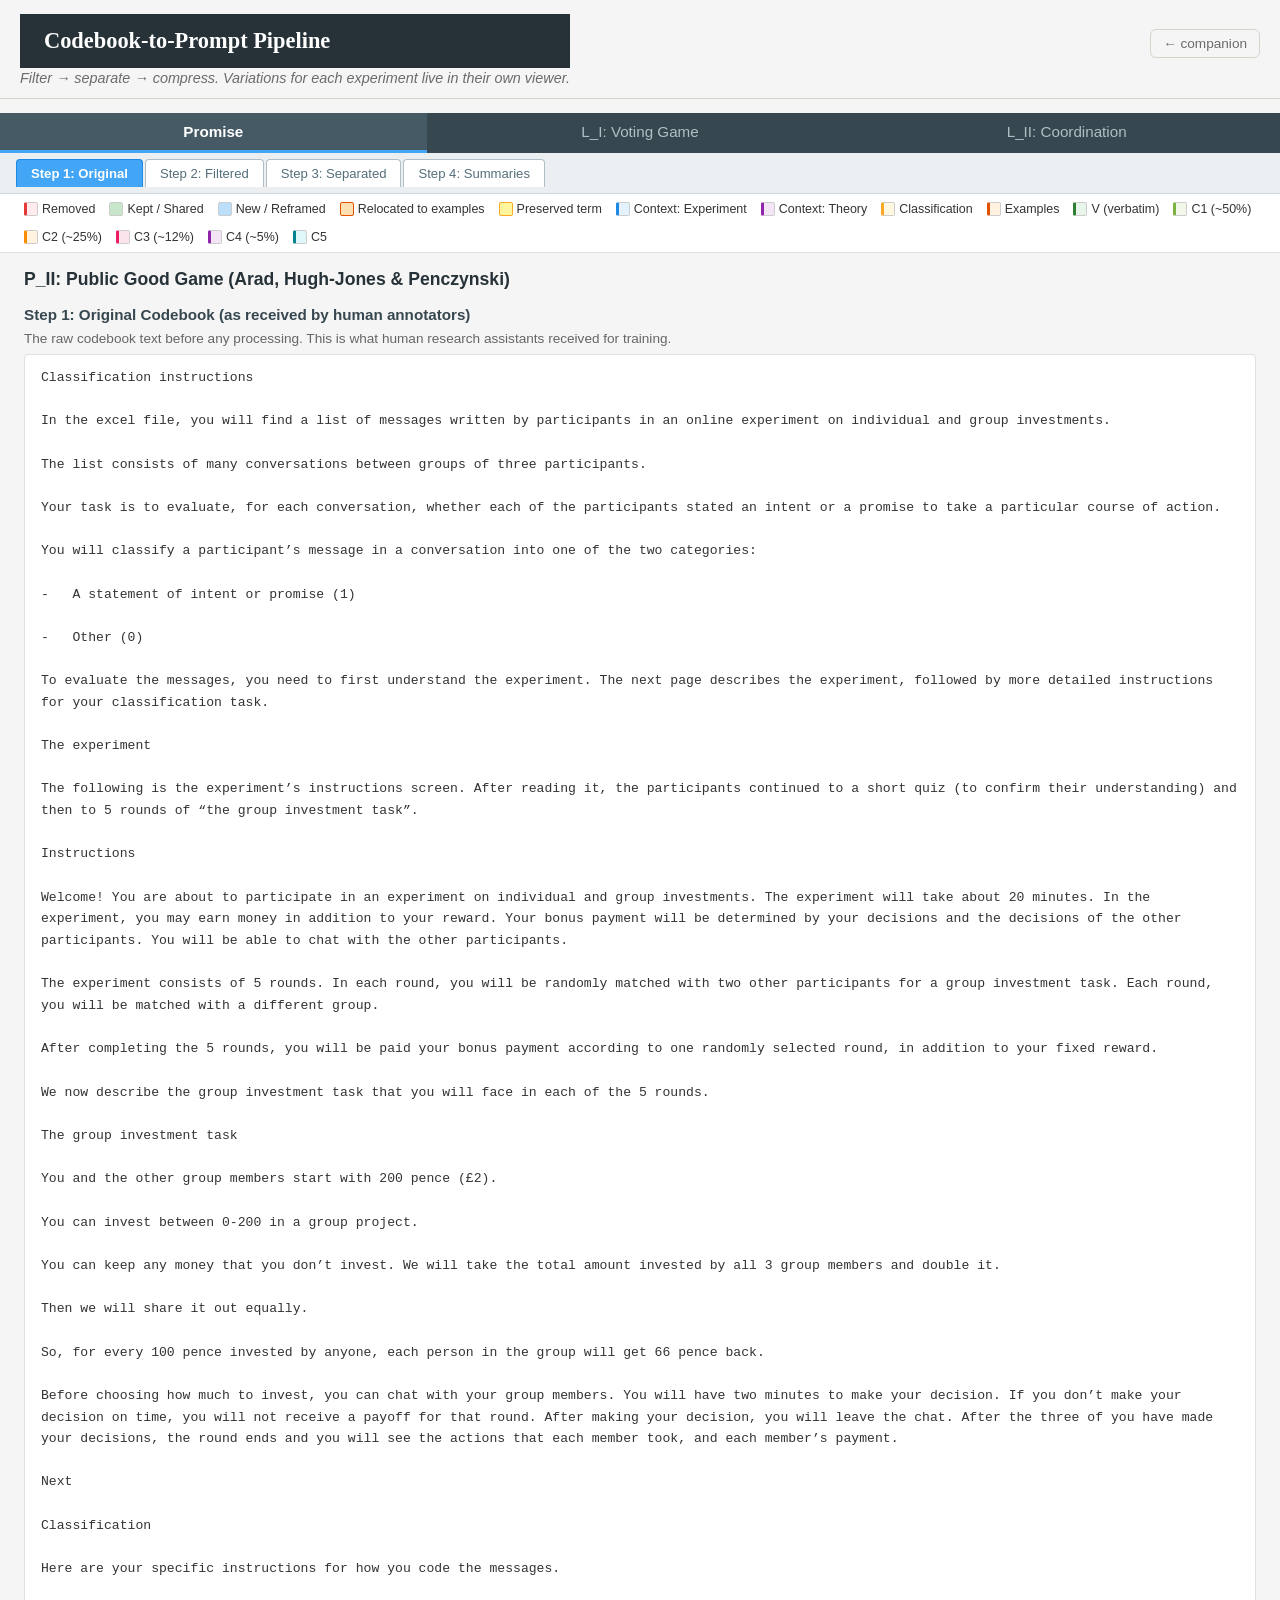
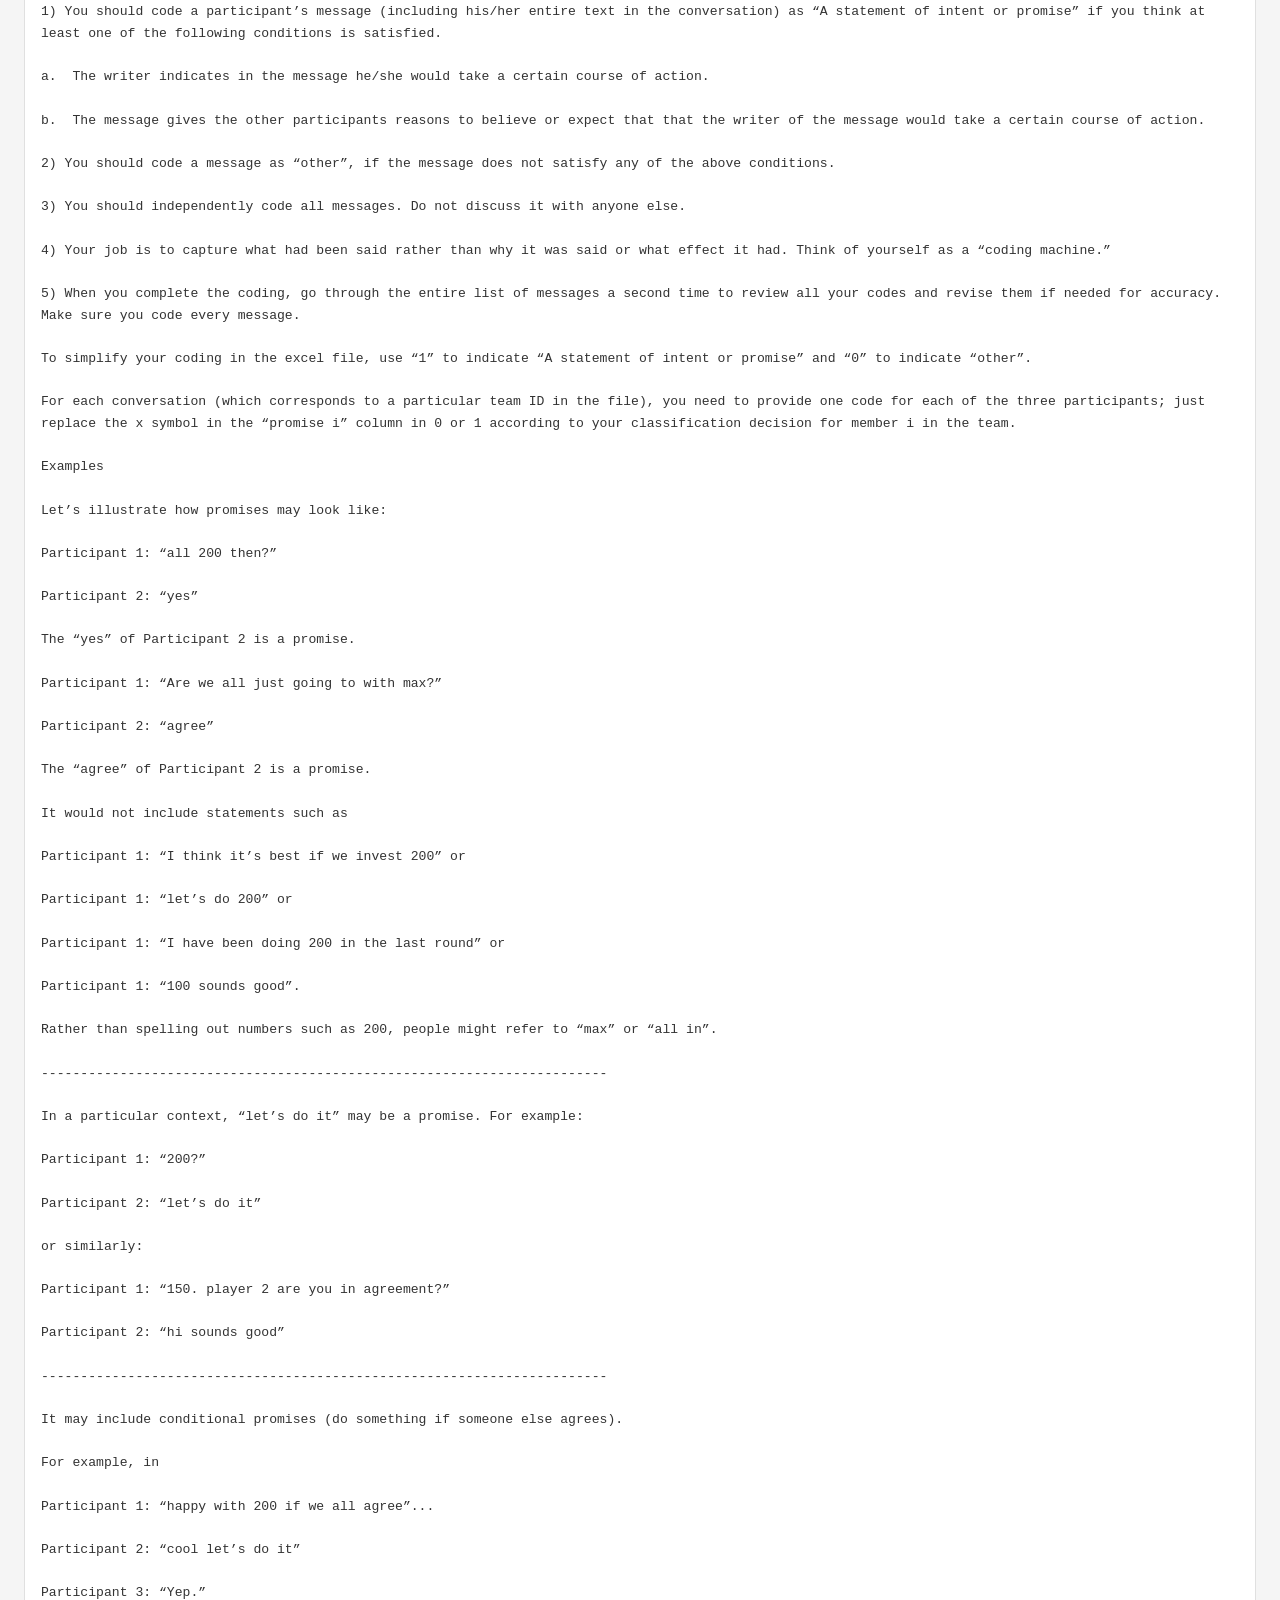
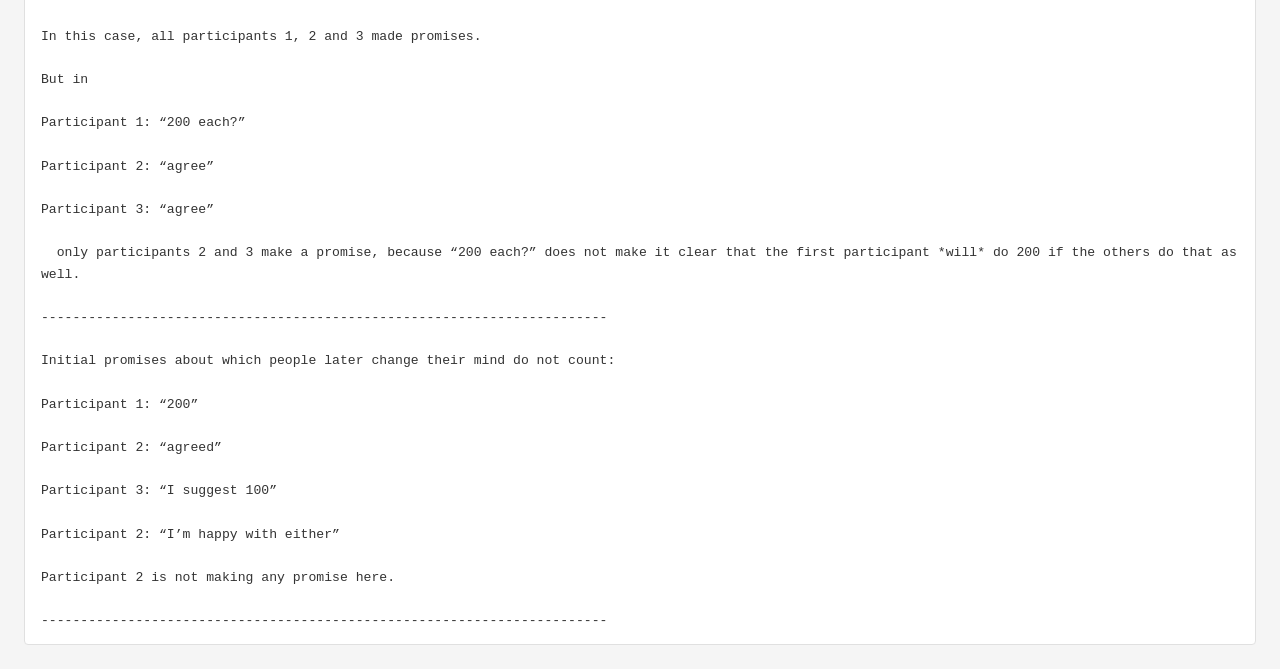
<file: pipeline.html>
<!DOCTYPE html>
<html lang="en">
<head>
<meta charset="UTF-8">
<title>Codebook-to-Prompt Pipeline</title>
<style>
* { box-sizing: border-box; margin: 0; padding: 0; }
body { font-family: -apple-system, BlinkMacSystemFont, "Segoe UI", sans-serif; background: #f5f5f5; color: #333; }
h1 { padding: 14px 24px; background: #263238; color: #fff; font-size: 1.2em; }

/* Task tabs (top level) */
.task-tabs { display: flex; background: #37474f; }
.task-tab { flex: 1; padding: 10px; border: none; background: transparent; color: #b0bec5; font-size: 0.95em; cursor: pointer; border-bottom: 3px solid transparent; transition: background 0.15s; }
.task-tab:hover { background: #455a64; color: #fff; }
.task-tab.active { background: #455a64; color: #fff; border-bottom-color: #42a5f5; font-weight: 600; }

/* Step tabs (second level) */
.step-tabs { display: flex; gap: 2px; padding: 6px 16px; background: #eceff1; border-bottom: 1px solid #cfd8dc; flex-wrap: wrap; }
.step-tab { padding: 6px 14px; border: 1px solid #b0bec5; border-bottom: none; background: #fff; cursor: pointer; border-radius: 4px 4px 0 0; font-size: 0.82em; color: #546e7a; transition: background 0.15s; }
.step-tab:hover { background: #e3f2fd; }
.step-tab.active { background: #42a5f5; color: #fff; border-color: #1e88e5; font-weight: 600; }

/* Content area */
.content { padding: 16px 24px; min-height: calc(100vh - 140px); }
.content h2 { font-size: 1.1em; margin-bottom: 12px; color: #263238; }
.content h3 { font-size: 0.95em; margin: 16px 0 8px; color: #37474f; }

/* Text blocks */
.codebook-block { background: #fff; border: 1px solid #e0e0e0; border-radius: 4px; padding: 12px 16px; margin: 8px 0; font-family: "SFMono-Regular", Consolas, monospace; font-size: 0.82em; line-height: 1.65; white-space: pre-wrap; }
.removed {
    background: #ffebee; border-left: 4px solid #e53935;
    position: relative; cursor: pointer;
    max-height: 44px; overflow: hidden;
    transition: max-height 0.25s ease;
}
.removed::after {
    content: "+ click to expand removed section";
    position: absolute; right: 10px; bottom: 4px;
    font-family: 'Inter', sans-serif; font-size: 0.72em;
    color: #c62828; font-style: italic; font-weight: 500;
    background: linear-gradient(to right, transparent 0%, #ffebee 40%);
    padding: 1px 8px 1px 24px;
}
.removed.expanded { max-height: none; }
.removed.expanded::after { content: "− click to collapse"; }

/* Step 2 diff panes: fixed-height, independently scrollable — no collapse */
.step2-pane {
    max-height: 70vh !important;
    overflow-y: auto !important;
    cursor: default !important;
    /* line structure is provided by <div class="diff-line"> wrappers, so the
       parent must not also interpret \n characters as line breaks */
    white-space: normal !important;
}
.step2-pane::after, .step2-pane.expanded::after { content: none !important; }
.step2-pane .diff-line { margin: 0; line-height: 1.55; }
.step2-pane .diff-blank { height: 8px; }
.removed .strike { text-decoration: line-through; color: #c62828; background: #ffcdd2; }
.kept { background: #e8f5e9; border-left: 4px solid #43a047; }
.section-experiment { background: #e3f2fd; border-left: 4px solid #1e88e5; }
.section-theory { background: #f3e5f5; border-left: 4px solid #8e24aa; }
.section-classification { background: #fff8e1; border-left: 4px solid #f9a825; }
.section-examples { background: #fff3e0; border-left: 4px solid #e65100; }
.summary-v { background: #e8f5e9; border-left: 4px solid #2e7d32; }
.summary-c1 { background: #f1f8e9; border-left: 4px solid #7cb342; }
.summary-c2 { background: #fff3e0; border-left: 4px solid #fb8c00; }
.summary-c3 { background: #fce4ec; border-left: 4px solid #e91e63; }
.summary-c4 { background: #f3e5f5; border-left: 4px solid #8e24aa; }
.summary-c5 { background: #e0f7fa; border-left: 4px solid #00838f; }
.summary-cls-v { background: #fff8e1; border-left: 4px solid #f9a825; }
.summary-cls-s { background: #ede7f6; border-left: 4px solid #5e35b1; }

/* Labels */
.label { display: inline-block; font-size: 0.75em; font-weight: 700; padding: 2px 8px; border-radius: 3px; margin-bottom: 6px; color: #fff; }
.label-removed { background: #e53935; }
.label-kept { background: #43a047; }
.label-experiment { background: #1e88e5; }
.label-theory { background: #8e24aa; }
.label-classification { background: #f9a825; color: #333; }
.label-examples { background: #e65100; }
.label-v { background: #2e7d32; }
.label-c1 { background: #7cb342; }
.selected-badge { display: inline-block; font-size: 0.7em; font-weight: 700; padding: 2px 6px; border-radius: 3px; background: #1565c0; color: #fff; margin-left: 8px; }
.not-selected { opacity: 0.45; }
.not-selected .codebook-block { border-style: dashed; }
.label-c2 { background: #fb8c00; }
.label-c3 { background: #e91e63; }
.label-c4 { background: #8e24aa; }
.label-c5 { background: #00838f; }
.label-cls-v { background: #f9a825; color: #333; }
.label-cls-s { background: #5e35b1; }

/* Stats bar */
.stats { display: flex; gap: 16px; padding: 8px 16px; background: #fff; border: 1px solid #e0e0e0; border-radius: 4px; margin: 8px 0; font-size: 0.82em; flex-wrap: wrap; }
.stat { display: flex; align-items: center; gap: 4px; }
.stat-value { font-weight: 700; }

/* Variant header */
.variant-header { display: flex; align-items: center; gap: 12px; flex-wrap: wrap; margin-bottom: 4px; }
.variant-header .label { margin-bottom: 0; }
.variant-stat { font-size: 0.78em; color: #555; }
.variant-stat strong { color: #333; }

/* Similarity bar */
.similarity-bar { display: flex; gap: 0; margin: 12px 0; border-radius: 6px; overflow: hidden; border: 1px solid #e0e0e0; }
.sim-segment { padding: 8px 12px; text-align: center; font-size: 0.78em; font-weight: 600; }
.sim-segment .sim-label { font-size: 0.72em; font-weight: 400; opacity: 0.85; display: block; }
.sim-segment .sim-val { font-size: 1.1em; display: block; margin-top: 2px; }

/* Information tracking table */
.info-table { border-collapse: collapse; width: 100%; margin: 12px 0; font-size: 0.82em; }
.info-table th, .info-table td { border: 1px solid #ccc; padding: 6px 10px; text-align: center; }
.info-table th { background: #eceff1; font-weight: 600; color: #37474f; }
.info-table td:first-child { text-align: left; font-family: "SFMono-Regular", Consolas, monospace; font-size: 0.92em; }
.info-table .check { background: #e8f5e9; color: #2e7d32; font-weight: 700; font-size: 1.1em; }
.info-table .cross { background: #ffebee; color: #c62828; font-weight: 700; font-size: 1.1em; }

/* Legend */
.legend { display: flex; gap: 14px; padding: 8px 24px; background: #fff; border-bottom: 1px solid #e0e0e0; font-size: 0.78em; flex-wrap: wrap; }
.legend-item { display: flex; align-items: center; gap: 4px; }
.legend-swatch { display: inline-block; width: 14px; height: 14px; border-radius: 2px; border: 1px solid #ccc; }

/* Placeholder */
.placeholder { color: #999; font-style: italic; padding: 40px; text-align: center; border: 2px dashed #ccc; border-radius: 8px; margin: 16px 0; }

/* Step 5: Format sub-tabs */
.fmt-tabs { display: flex; gap: 4px; margin: 8px 0 12px 0; }
.fmt-tab { padding: 5px 12px; border: 1px solid #b0bec5; background: #fff; cursor: pointer; border-radius: 3px; font-size: 0.8em; color: #546e7a; transition: background 0.15s; }
.fmt-tab:hover { background: #e3f2fd; }
.fmt-tab.active { background: #42a5f5; color: #fff; border-color: #1e88e5; font-weight: 600; }

/* Step 5: Content level toggle */
.content-level-tabs { display: flex; gap: 4px; margin: 4px 0 12px 0; }
.cl-tab { padding: 5px 14px; border: 1px solid #b0bec5; background: #fff; cursor: pointer; border-radius: 3px; font-size: 0.8em; color: #546e7a; transition: background 0.15s; }
.cl-tab:hover { background: #e3f2fd; }
.cl-tab.active { background: #2e7d32; color: #fff; border-color: #1b5e20; font-weight: 600; }

/* Step 5: Char count bar */
.char-bar { display: flex; gap: 0; border-radius: 6px; overflow: hidden; border: 1px solid #e0e0e0; margin: 8px 0; }
.char-seg { padding: 6px 10px; text-align: center; font-size: 0.78em; font-weight: 600; flex: 1; }
.char-seg .char-label { font-size: 0.72em; font-weight: 400; opacity: 0.85; display: block; }
.char-seg .char-val { font-size: 1.05em; display: block; margin-top: 2px; }

/* Step 5: Experiment variant tables */
.exp-table { border-collapse: collapse; width: 100%; margin: 10px 0; font-size: 0.82em; }
.exp-table th, .exp-table td { border: 1px solid #ccc; padding: 5px 8px; }
.exp-table th { background: #eceff1; font-weight: 600; color: #37474f; text-align: center; }
.exp-table td { font-family: "SFMono-Regular", Consolas, monospace; font-size: 0.88em; }
.exp-table td:first-child { text-align: left; font-weight: 600; font-family: -apple-system, BlinkMacSystemFont, "Segoe UI", sans-serif; }
.exp-table tr:nth-child(even) { background: #fafafa; }

/* Step 5: Section dividers */
.step5-section { margin-top: 24px; padding-top: 16px; border-top: 1px solid #e0e0e0; }
.step5-section:first-of-type { margin-top: 12px; padding-top: 0; border-top: none; }

/* Side by side */
.side-by-side { display: flex; gap: 16px; }
.side-by-side > div { flex: 1; min-width: 0; }

/* Not applicable */
.na-note { color: #999; font-style: italic; padding: 12px 16px; border: 1px dashed #ccc; border-radius: 4px; margin: 8px 0; font-size: 0.85em; }

/* Word-level diff highlighting */
.w-kept { background: #c8e6c9; border-radius: 2px; padding: 0 1px; }
.w-removed { background: #ffcdd2; text-decoration: line-through; color: #c62828; border-radius: 2px; padding: 0 1px; }
.w-new { background: #bbdefb; border-radius: 2px; padding: 0 1px; }
/* Relocated — moved to the separate examples section rather than cut */
.w-relocated { background: #ffe0b2; color: #e65100; border-radius: 2px; padding: 0 1px; }
.diff-line { margin: 2px 0; line-height: 1.65; }
.diff-blank { height: 10px; }

/* Key term highlighting */
.key-term { background: #fff59d; font-weight: 700; border-radius: 2px; padding: 0 2px; }

/* Expandable diff sections */
.diff-toggle { display: inline-block; margin: 4px 0; padding: 3px 10px; font-size: 0.78em; color: #1565c0; background: #e3f2fd; border: 1px solid #90caf9; border-radius: 3px; cursor: pointer; transition: background 0.15s; }
.diff-toggle:hover { background: #bbdefb; }
.diff-toggle.open { background: #bbdefb; }
.diff-body { display: none; margin: 4px 0 12px 0; }
.diff-body.open { display: block; }
.diff-body .side-by-side { margin: 0; }
.diff-panel-label { font-size: 0.75em; font-weight: 600; margin-bottom: 4px; color: #546e7a; }

/* Section heading for similarity bars */
.sim-section-label { font-size: 0.78em; font-weight: 600; color: #546e7a; margin: 8px 0 2px 0; }
</style>
</head>
<body>

<div style="display:flex;justify-content:space-between;align-items:baseline;border-bottom:1px solid #d8d4cc;padding:14px 20px 12px;margin-bottom:14px;font-family:Inter,-apple-system,sans-serif;">
  <div>
    <h1 style="font-family:'Source Serif 4',Georgia,serif;font-size:1.4em;font-weight:600;margin:0;">Codebook-to-Prompt Pipeline</h1>
    <div style="color:#6b6b6b;font-size:0.9em;font-style:italic;margin-top:2px;">Filter &rarr; separate &rarr; compress. Variations for each experiment live in their own viewer.</div>
  </div>
  <a href="index.html" style="color:#6b6b6b;font-size:0.85em;text-decoration:none;border:1px solid #d8d4cc;padding:6px 12px;border-radius:6px;white-space:nowrap;">&larr; companion</a>
</div>

<div class="task-tabs" id="taskTabs">
    <button class="task-tab active" onclick="switchTask('p2', this)">Promise</button>
    <button class="task-tab" onclick="switchTask('l1', this)">L_I: Voting Game</button>
    <button class="task-tab" onclick="switchTask('l2', this)">L_II: Coordination</button>
</div>

<div class="step-tabs" id="stepTabs">
    <button class="step-tab active" onclick="switchStep(1, this)">Step 1: Original</button>
    <button class="step-tab" onclick="switchStep(2, this)">Step 2: Filtered</button>
    <button class="step-tab" onclick="switchStep(3, this)">Step 3: Separated</button>
    <button class="step-tab" onclick="switchStep(4, this)">Step 4: Summaries</button>
</div>

<div class="legend">
    <div class="legend-item"><span class="legend-swatch" style="background:#ffebee; border-left:3px solid #e53935"></span> Removed</div>
    <div class="legend-item"><span class="legend-swatch" style="background:#c8e6c9"></span> Kept / Shared</div>
    <div class="legend-item"><span class="legend-swatch" style="background:#bbdefb"></span> New / Reframed</div>
    <div class="legend-item"><span class="legend-swatch" style="background:#ffe0b2; border:1px solid #e65100"></span> Relocated to examples</div>
    <div class="legend-item"><span class="legend-swatch" style="background:#fff59d; border:1px solid #f9a825"></span> Preserved term</div>
    <div class="legend-item"><span class="legend-swatch" style="background:#e3f2fd; border-left:3px solid #1e88e5"></span> Context: Experiment</div>
    <div class="legend-item"><span class="legend-swatch" style="background:#f3e5f5; border-left:3px solid #8e24aa"></span> Context: Theory</div>
    <div class="legend-item"><span class="legend-swatch" style="background:#fff8e1; border-left:3px solid #f9a825"></span> Classification</div>
    <div class="legend-item"><span class="legend-swatch" style="background:#fff3e0; border-left:3px solid #e65100"></span> Examples</div>
    <div class="legend-item"><span class="legend-swatch" style="background:#e8f5e9; border-left:3px solid #2e7d32"></span> V (verbatim)</div>
    <div class="legend-item"><span class="legend-swatch" style="background:#f1f8e9; border-left:3px solid #7cb342"></span> C1 (~50%)</div>
    <div class="legend-item"><span class="legend-swatch" style="background:#fff3e0; border-left:3px solid #fb8c00"></span> C2 (~25%)</div>
    <div class="legend-item"><span class="legend-swatch" style="background:#fce4ec; border-left:3px solid #e91e63"></span> C3 (~12%)</div>
    <div class="legend-item"><span class="legend-swatch" style="background:#f3e5f5; border-left:3px solid #8e24aa"></span> C4 (~5%)</div>
    <div class="legend-item"><span class="legend-swatch" style="background:#e0f7fa; border-left:3px solid #00838f"></span> C5</div>
</div>

<div class="content" id="content"></div>

<script>
// ===== EMBEDDED DATA =====

const DATA = {
    p1: {
        name: "P_I: Trust Game (Charness & Dufwenberg)",
        hasTheory: false,
        hasExamples: false,
        processed: true,
        step1: { text: `Thank you for coming! You\u2019ve earned $7 for showing up on time, and the
following instructions will explain your task in this session.

Your task:

You will be given a list of messages. Your task is to evaluate whether
each of the messages is:

 \u00b7\tA statement of intent or promise

 \u00b7\tEmpty Talk


The messages were written by participants in a previous experiment
(Experiment I). To evaluate the messages, you need to first understand
Experiment I. The pages beginning on page 2 describe Experiment I.
Please read those pages carefully. The message writer is in the role of
subject B.


It is important for you to know more about how to code the messages
before you read the instructions. Here are your specific instructions
for how you code the messages.


 1)\tYou should code a message as \u201cA statement of intent
or promise\u201d if you think at least one of the following conditions is
probably satisfied.


 a)\tThe writer, subject B, indicates in the message he/she would do
something favorable to subject A or refrain from doing something that
hurts subject A

 b)\tThe message gives subject A reasons to believe or expect that
subject B would do something favorable to subject A or refrain from
doing something that hurts subject A.

 2)\tYou should code a message as \u201cEmpty Talk\u201d, if the
message does not probably satisfy any of the above conditions.


 3)\tYou should independently code all messages. Do not discuss with
anyone else in this room about how to code the messages.

 4)\tYour job is to capture what had been said rather than why it was
said or what effect it had. Think of yourself as a \u201ccoding machine.\u201d

 5)\tWhen you complete the coding, go through the entire list of messages
a second time to (1) review all your codes and revise them if needed for
accuracy; (2) make sure you code every message.



You will be paid $12.00 for each hour you work on this project.



Thanks a lot for your participation in the coding task!



Experiment



Message Writers\u2019 (Subject B\u2019s) Instructions:

Thank you for participating in this session. The purpose of this
experiment is to study how people make decisions in a particular
situation. Feel free to ask us questions as they arise, by raising your
hand. Please do not speak to other participants during the experiment.
You will receive $5 for participating in this session. You may also
receive additional money, depending on the decisions made (as described
below). Upon completion of the session, this additional amount will be
paid to you individually and privately. During the session, you will be
paired with another person. However, no participant will ever know the
identity of the person with whom he or she is paired.



Decision Tasks

In each pair, one person will have the role of A, and the other will
have the role of B. The amount of money you earn depends on the
decisions made in your pair. On the designated decision sheet, each
person A will indicate whether he or she wishes to choose IN or OUT. If
A chooses OUT, A and B each receive $5. We will collect these sheets
after the choices have been indicated. Next, each person B will indicate
whether he or she wishes to choose ROLL or DON\u2019T ROLL (a die). Note
that B will not know whether A has chosen IN or OUT; however, since
B\u2019s decision will only make a difference when A has chosen IN, we ask
B\u2019s to presume (for the purpose of making this decision) that A has
chosen IN. If A has chosen IN and B chooses DON\u2019T ROLL, then B
receives $14 and A receives $0. If B chooses ROLL, B receives $10 and
rolls a six-sided die to determine A\u2019s payoff. If the die comes up 1,
A receives $0; if the die comes up 2\u20136, A receives $12. (All of these
amounts are in addition to the $5 show-up fee.) This information is
summarized in the chart below:



A ReceivesB ReceivesA chooses OUT$5          $5A chooses IN, B chooses
DON\u2019T ROLL$0$14A chooses IN, B chooses ROLL, die = 1$0$10A chooses IN,
B chooses ROLL, die = 2,3,4,5, or 6  $12$10

Prior to the decision by A and B concerning IN or OUT, B has an option
to send a message to A. Each B receives a blank sheet, on which a
message can be written, if desired. We will allow time as needed for
people to write messages, then these will be collected. Please print
clearly if you wish to send a message to A. In these messages, no one is
allowed to identify him or herself by name or number or gender or
appearance. (The experimenter will monitor the messages. Violations
(experimenter discretion) will result in B receiving only the $5 show-up
fee, and the paired A receiving the average amount received by other
A\u2019s.) Other than these restrictions, B may say anything that he or she
wishes in this message. If you wish to not send a message, simply circle
the letter B at the top of the sheet.` },
        step2: {
            original: `Thank you for coming! You\u2019ve earned $7 for showing up on time, and the
following instructions will explain your task in this session.

Your task:

You will be given a list of messages. Your task is to evaluate whether
each of the messages is:

 \u00b7\tA statement of intent or promise

 \u00b7\tEmpty Talk


The messages were written by participants in a previous experiment
(Experiment I). To evaluate the messages, you need to first understand
Experiment I. The pages beginning on page 2 describe Experiment I.
Please read those pages carefully. The message writer is in the role of
subject B.


It is important for you to know more about how to code the messages
before you read the instructions. Here are your specific instructions
for how you code the messages.


 1)\tYou should code a message as \u201cA statement of intent
or promise\u201d if you think at least one of the following conditions is
probably satisfied.


 a)\tThe writer, subject B, indicates in the message he/she would do
something favorable to subject A or refrain from doing something that
hurts subject A

 b)\tThe message gives subject A reasons to believe or expect that
subject B would do something favorable to subject A or refrain from
doing something that hurts subject A.

 2)\tYou should code a message as \u201cEmpty Talk\u201d, if the
message does not probably satisfy any of the above conditions.


 3)\tYou should independently code all messages. Do not discuss with
anyone else in this room about how to code the messages.

 4)\tYour job is to capture what had been said rather than why it was
said or what effect it had. Think of yourself as a \u201ccoding machine.\u201d

 5)\tWhen you complete the coding, go through the entire list of messages
a second time to (1) review all your codes and revise them if needed for
accuracy; (2) make sure you code every message.



You will be paid $12.00 for each hour you work on this project.



Thanks a lot for your participation in the coding task!



Experiment



Message Writers\u2019 (Subject B\u2019s) Instructions:

Thank you for participating in this session. The purpose of this
experiment is to study how people make decisions in a particular
situation. Feel free to ask us questions as they arise, by raising your
hand. Please do not speak to other participants during the experiment.
You will receive $5 for participating in this session. You may also
receive additional money, depending on the decisions made (as described
below). Upon completion of the session, this additional amount will be
paid to you individually and privately. During the session, you will be
paired with another person. However, no participant will ever know the
identity of the person with whom he or she is paired.



Decision Tasks

In each pair, one person will have the role of A, and the other will
have the role of B. The amount of money you earn depends on the
decisions made in your pair. On the designated decision sheet, each
person A will indicate whether he or she wishes to choose IN or OUT. If
A chooses OUT, A and B each receive $5. We will collect these sheets
after the choices have been indicated. Next, each person B will indicate
whether he or she wishes to choose ROLL or DON\u2019T ROLL (a die). Note
that B will not know whether A has chosen IN or OUT; however, since
B\u2019s decision will only make a difference when A has chosen IN, we ask
B\u2019s to presume (for the purpose of making this decision) that A has
chosen IN. If A has chosen IN and B chooses DON\u2019T ROLL, then B
receives $14 and A receives $0. If B chooses ROLL, B receives $10 and
rolls a six-sided die to determine A\u2019s payoff. If the die comes up 1,
A receives $0; if the die comes up 2\u20136, A receives $12. (All of these
amounts are in addition to the $5 show-up fee.) This information is
summarized in the chart below:



A ReceivesB ReceivesA chooses OUT$5          $5A chooses IN, B chooses
DON\u2019T ROLL$0$14A chooses IN, B chooses ROLL, die = 1$0$10A chooses IN,
B chooses ROLL, die = 2,3,4,5, or 6  $12$10

Prior to the decision by A and B concerning IN or OUT, B has an option
to send a message to A. Each B receives a blank sheet, on which a
message can be written, if desired. We will allow time as needed for
people to write messages, then these will be collected. Please print
clearly if you wish to send a message to A. In these messages, no one is
allowed to identify him or herself by name or number or gender or
appearance. (The experimenter will monitor the messages. Violations
(experimenter discretion) will result in B receiving only the $5 show-up
fee, and the paired A receiving the average amount received by other
A\u2019s.) Other than these restrictions, B may say anything that he or she
wishes in this message. If you wish to not send a message, simply circle
the letter B at the top of the sheet.`,
            filtered: `Classification

Code a message as "A statement of intent or promise" if at least one of the following conditions is probably satisfied.

a) The writer, subject B, indicates in the message he/she would do something favorable to subject A or refrain from doing something that hurts subject A.

b) The message gives subject A reasons to believe or expect that subject B would do something favorable to subject A or refrain from doing something that hurts subject A.

Code a message as "Empty Talk", if the message does not probably satisfy any of the above conditions.

Capture what had been said rather than why it was said or what effect it had.


Experiment

In each pair, one person has the role of A, and the other the role of B. The amount of money earned depends on the decisions made in the pair.

Each person A indicates whether he or she wishes to choose IN or OUT. If A chooses OUT, A and B each receive $5.

Each person B indicates whether he or she wishes to choose ROLL or DON'T ROLL (a die). B does not know whether A has chosen IN or OUT; however, since B's decision only makes a difference when A has chosen IN, B presumes that A has chosen IN.

If A has chosen IN and B chooses DON'T ROLL, then B receives $14 and A receives $0. If B chooses ROLL, B receives $10 and rolls a six-sided die to determine A's payoff. If the die comes up 1, A receives $0; if the die comes up 2-6, A receives $12.

Prior to the decision by A and B concerning IN or OUT, B has an option to send a message to A.`
        },
        step3: {
            experiment: `In each pair, one person has the role of A, and the other the role of B. The amount of money earned depends on the decisions made in the pair.

Each person A indicates whether he or she wishes to choose IN or OUT. If A chooses OUT, A and B each receive $5.

Each person B indicates whether he or she wishes to choose ROLL or DON'T ROLL (a die). B does not know whether A has chosen IN or OUT; however, since B's decision only makes a difference when A has chosen IN, B presumes that A has chosen IN.

If A has chosen IN and B chooses DON'T ROLL, then B receives $14 and A receives $0.

If B chooses ROLL, B receives $10 and rolls a six-sided die to determine A's payoff. If the die comes up 1, A receives $0; if the die comes up 2-6, A receives $12.

Prior to the decision by A and B concerning IN or OUT, B has an option to send a message to A.`,
            theory: null,
            classification: `Code a message as "A statement of intent or promise" if at least one of the following conditions is probably satisfied.

a) The writer, subject B, indicates in the message he/she would do something favorable to subject A or refrain from doing something that hurts subject A.

b) The message gives subject A reasons to believe or expect that subject B would do something favorable to subject A or refrain from doing something that hurts subject A.

Code a message as "Empty Talk", if the message does not probably satisfy any of the above conditions.

Capture what had been said rather than why it was said or what effect it had.`,
            examples: `(No examples in the P_I codebook. The HX classification instructions do not include labelled example messages.)`
        },
        step4: {
            experiment: {
                v: {
                    text: `- In each pair, one person has the role of A, and the other the role of B. The amount of money earned depends on the decisions made in the pair.
- Each person A indicates whether he or she wishes to choose IN or OUT. If A chooses OUT, A and B each receive $5.
- Each person B indicates whether he or she wishes to choose ROLL or DON'T ROLL (a die).
- B does not know whether A has chosen IN or OUT; however, since B's decision only makes a difference when A has chosen IN, B presumes that A has chosen IN.
- If A has chosen IN and B chooses DON'T ROLL, then B receives $14 and A receives $0.
- If B chooses ROLL, B receives $10 and rolls a six-sided die to determine A's payoff. If the die comes up 1, A receives $0; if the die comes up 2-6, A receives $12.
- Prior to the decision by A and B concerning IN or OUT, B has an option to send a message to A.`,
                    words: 183,
                    compression: 100,
                    cosine: 1.0000
                },
                c1: {
                    text: `- Each person A indicates whether he or she wishes to choose IN or OUT. If A chooses OUT, A and B each receive $5.
- Each person B indicates whether he or she wishes to choose ROLL or DON'T ROLL (a die).
- If A has chosen IN and B chooses DON'T ROLL, then B receives $14 and A receives $0.
- If B chooses ROLL, B receives $10 and rolls a six-sided die to determine A's payoff. If the die comes up 1, A receives $0; if the die comes up 2-6, A receives $12.
- Prior to the decision by A and B concerning IN or OUT, B has an option to send a message to A.`,
                    words: 120,
                    compression: 66,
                    cosine: 0.9445
                },
                c2: {
                    text: `- A chooses IN or OUT. If OUT, A and B each receive $5.
- B chooses ROLL or DON'T ROLL (a die). If DON'T ROLL, B receives $14 and A receives $0.
- If ROLL, B receives $10. Die = 1: A receives $0; die = 2-6: A receives $12.
- Before A's decision, B can send a message to A.`,
                    words: 62,
                    compression: 34,
                    cosine: 0.8797
                },
                c3: {
                    text: `- A chooses IN or OUT ($5 each if OUT). B chooses ROLL or DON'T ROLL a die.
- DON'T ROLL: B gets $14, A gets $0. ROLL: B gets $10, die 1 = A gets $0, die 2-6 = A gets $12.
- B can send a message to A before A's decision.`,
                    words: 54,
                    compression: 30,
                    cosine: 0.8488
                }
            },
            theory: null,
            classification: {
                v: {
                    text: `Classify the message as **promise** (1) if at least one of the following conditions is probably satisfied:

- The writer, subject B, indicates in the message he/she would do something favorable to subject A or refrain from doing something that hurts subject A.
- The message gives subject A reasons to believe or expect that subject B would do something favorable to subject A or refrain from doing something that hurts subject A.

Classify as **empty talk** (0) if the message does not probably satisfy any of the above conditions.

**Important**: Capture what had been said rather than why it was said or what effect it had.`,
                    label: "V (verbatim)"
                },
                s: {
                    text: `- Classify the message as promise (1) or empty talk (0).`,
                    label: "S (simple)"
                }
            },
            similarity: {
                model: "text-embedding-3-large",
                dimensions: 3072,
                terms: ["A","B","IN","OUT","ROLL","DON'T ROLL","die","$5","$14","$10","$12","$0","message"]
            },
            infoTracking: {
                items: [
                    { info: "Two players: A and B",                       v: true,  c1: true,  c2: true,  c3: true  },
                    { info: "Money depends on decisions",                 v: true,  c1: false, c2: false, c3: false },
                    { info: "A chooses IN or OUT",                        v: true,  c1: true,  c2: true,  c3: true  },
                    { info: "If OUT: each receive $5",                    v: true,  c1: true,  c2: true,  c3: true  },
                    { info: "B chooses ROLL or DON'T ROLL",               v: true,  c1: true,  c2: true,  c3: true  },
                    { info: "B doesn't know A's choice; presumes IN",     v: true,  c1: false, c2: false, c3: false },
                    { info: "DON'T ROLL: B=$14, A=$0",                    v: true,  c1: true,  c2: true,  c3: true  },
                    { info: "ROLL: B=$10, rolls die",                     v: true,  c1: true,  c2: true,  c3: true  },
                    { info: "Die outcomes ($0 / $12)",                    v: true,  c1: true,  c2: true,  c3: true  },
                    { info: "B sends message to A",                       v: true,  c1: true,  c2: true,  c3: true  }
                ]
            }
        }
    },
    p2: {
        name: "P_II: Public Good Game (Arad, Hugh-Jones & Penczynski)",
        hasTheory: false,
        hasExamples: true,
        processed: true,
        step1: { text: `Classification instructions

In the excel file, you will find a list of messages written by participants in an online experiment on individual and group investments.

The list consists of many conversations between groups of three participants.

Your task is to evaluate, for each conversation, whether each of the participants stated an intent or a promise to take a particular course of action.

You will classify a participant\u2019s message in a conversation into one of the two categories:

-   A statement of intent or promise (1)

-   Other (0)

To evaluate the messages, you need to first understand the experiment. The next page describes the experiment, followed by more detailed instructions for your classification task.

The experiment

The following is the experiment\u2019s instructions screen. After reading it, the participants continued to a short quiz (to confirm their understanding) and then to 5 rounds of \u201cthe group investment task\u201d.

Instructions

Welcome! You are about to participate in an experiment on individual and group investments. The experiment will take about 20 minutes. In the experiment, you may earn money in addition to your reward. Your bonus payment will be determined by your decisions and the decisions of the other participants. You will be able to chat with the other participants.

The experiment consists of 5 rounds. In each round, you will be randomly matched with two other participants for a group investment task. Each round, you will be matched with a different group.

After completing the 5 rounds, you will be paid your bonus payment according to one randomly selected round, in addition to your fixed reward.

We now describe the group investment task that you will face in each of the 5 rounds.

The group investment task

You and the other group members start with 200 pence (\u00a32).

You can invest between 0-200 in a group project.

You can keep any money that you don\u2019t invest. We will take the total amount invested by all 3 group members and double it.

Then we will share it out equally.

So, for every 100 pence invested by anyone, each person in the group will get 66 pence back.

Before choosing how much to invest, you can chat with your group members. You will have two minutes to make your decision. If you don\u2019t make your decision on time, you will not receive a payoff for that round. After making your decision, you will leave the chat. After the three of you have made your decisions, the round ends and you will see the actions that each member took, and each member\u2019s payment.

Next

Classification

Here are your specific instructions for how you code the messages.

1) You should code a participant\u2019s message (including his/her entire text in the conversation) as \u201cA statement of intent or promise\u201d if you think at least one of the following conditions is satisfied.

a.  The writer indicates in the message he/she would take a certain course of action.

b.  The message gives the other participants reasons to believe or expect that that the writer of the message would take a certain course of action.

2) You should code a message as \u201cother\u201d, if the message does not satisfy any of the above conditions.

3) You should independently code all messages. Do not discuss it with anyone else.

4) Your job is to capture what had been said rather than why it was said or what effect it had. Think of yourself as a \u201ccoding machine.\u201d

5) When you complete the coding, go through the entire list of messages a second time to review all your codes and revise them if needed for accuracy. Make sure you code every message.

To simplify your coding in the excel file, use \u201c1\u201d to indicate \u201cA statement of intent or promise\u201d and \u201c0\u201d to indicate \u201cother\u201d.

For each conversation (which corresponds to a particular team ID in the file), you need to provide one code for each of the three participants; just replace the x symbol in the \u201cpromise i\u201d column in 0 or 1 according to your classification decision for member i in the team.

Examples

Let\u2019s illustrate how promises may look like:

Participant 1: \u201call 200 then?\u201d

Participant 2: \u201cyes\u201d

The \u201cyes\u201d of Participant 2 is a promise.

Participant 1: \u201cAre we all just going to with max?\u201d

Participant 2: \u201cagree\u201d

The \u201cagree\u201d of Participant 2 is a promise.

It would not include statements such as

Participant 1: \u201cI think it\u2019s best if we invest 200\u201d or

Participant 1: \u201clet\u2019s do 200\u201d or

Participant 1: \u201cI have been doing 200 in the last round\u201d or

Participant 1: \u201c100 sounds good\u201d.

Rather than spelling out numbers such as 200, people might refer to \u201cmax\u201d or \u201call in\u201d.

------------------------------------------------------------------------

In a particular context, \u201clet\u2019s do it\u201d may be a promise. For example:

Participant 1: \u201c200?\u201d

Participant 2: \u201clet\u2019s do it\u201d

or similarly:

Participant 1: \u201c150. player 2 are you in agreement?\u201d

Participant 2: \u201chi sounds good\u201d

------------------------------------------------------------------------

It may include conditional promises (do something if someone else agrees).

For example, in

Participant 1: \u201chappy with 200 if we all agree\u201d...

Participant 2: \u201ccool let\u2019s do it\u201d

Participant 3: \u201cYep.\u201d

In this case, all participants 1, 2 and 3 made promises.

But in

Participant 1: \u201c200 each?\u201d

Participant 2: \u201cagree\u201d

Participant 3: \u201cagree\u201d

  only participants 2 and 3 make a promise, because \u201c200 each?\u201d does not make it clear that the first participant *will* do 200 if the others do that as well.

------------------------------------------------------------------------

Initial promises about which people later change their mind do not count:

Participant 1: \u201c200\u201d

Participant 2: \u201cagreed\u201d

Participant 3: \u201cI suggest 100\u201d

Participant 2: \u201cI\u2019m happy with either\u201d

Participant 2 is not making any promise here.

------------------------------------------------------------------------` },
        step2: {
            original: `Classification instructions

In the excel file, you will find a list of messages written by participants in an online experiment on individual and group investments.

The list consists of many conversations between groups of three participants.

Your task is to evaluate, for each conversation, whether each of the participants stated an intent or a promise to take a particular course of action.

You will classify a participant\u2019s message in a conversation into one of the two categories:

-   A statement of intent or promise (1)

-   Other (0)

To evaluate the messages, you need to first understand the experiment. The next page describes the experiment, followed by more detailed instructions for your classification task.

The experiment

The following is the experiment\u2019s instructions screen. After reading it, the participants continued to a short quiz (to confirm their understanding) and then to 5 rounds of \u201cthe group investment task\u201d.

Instructions

Welcome! You are about to participate in an experiment on individual and group investments. The experiment will take about 20 minutes. In the experiment, you may earn money in addition to your reward. Your bonus payment will be determined by your decisions and the decisions of the other participants. You will be able to chat with the other participants.

The experiment consists of 5 rounds. In each round, you will be randomly matched with two other participants for a group investment task. Each round, you will be matched with a different group.

After completing the 5 rounds, you will be paid your bonus payment according to one randomly selected round, in addition to your fixed reward.

We now describe the group investment task that you will face in each of the 5 rounds.

The group investment task

You and the other group members start with 200 pence (\u00a32).

You can invest between 0-200 in a group project.

You can keep any money that you don\u2019t invest. We will take the total amount invested by all 3 group members and double it.

Then we will share it out equally.

So, for every 100 pence invested by anyone, each person in the group will get 66 pence back.

Before choosing how much to invest, you can chat with your group members. You will have two minutes to make your decision. If you don\u2019t make your decision on time, you will not receive a payoff for that round. After making your decision, you will leave the chat. After the three of you have made your decisions, the round ends and you will see the actions that each member took, and each member\u2019s payment.

Next

Classification

Here are your specific instructions for how you code the messages.

1) You should code a participant\u2019s message (including his/her entire text in the conversation) as \u201cA statement of intent or promise\u201d if you think at least one of the following conditions is satisfied.

a.  The writer indicates in the message he/she would take a certain course of action.

b.  The message gives the other participants reasons to believe or expect that that the writer of the message would take a certain course of action.

2) You should code a message as \u201cother\u201d, if the message does not satisfy any of the above conditions.

3) You should independently code all messages. Do not discuss it with anyone else.

4) Your job is to capture what had been said rather than why it was said or what effect it had. Think of yourself as a \u201ccoding machine.\u201d

5) When you complete the coding, go through the entire list of messages a second time to review all your codes and revise them if needed for accuracy. Make sure you code every message.

To simplify your coding in the excel file, use \u201c1\u201d to indicate \u201cA statement of intent or promise\u201d and \u201c0\u201d to indicate \u201cother\u201d.

For each conversation (which corresponds to a particular team ID in the file), you need to provide one code for each of the three participants; just replace the x symbol in the \u201cpromise i\u201d column in 0 or 1 according to your classification decision for member i in the team.

Examples

Let\u2019s illustrate how promises may look like:

Participant 1: \u201call 200 then?\u201d

Participant 2: \u201cyes\u201d

The \u201cyes\u201d of Participant 2 is a promise.

Participant 1: \u201cAre we all just going to with max?\u201d

Participant 2: \u201cagree\u201d

The \u201cagree\u201d of Participant 2 is a promise.

It would not include statements such as

Participant 1: \u201cI think it\u2019s best if we invest 200\u201d or

Participant 1: \u201clet\u2019s do 200\u201d or

Participant 1: \u201cI have been doing 200 in the last round\u201d or

Participant 1: \u201c100 sounds good\u201d.

Rather than spelling out numbers such as 200, people might refer to \u201cmax\u201d or \u201call in\u201d.

------------------------------------------------------------------------

In a particular context, \u201clet\u2019s do it\u201d may be a promise. For example:

Participant 1: \u201c200?\u201d

Participant 2: \u201clet\u2019s do it\u201d

or similarly:

Participant 1: \u201c150. player 2 are you in agreement?\u201d

Participant 2: \u201chi sounds good\u201d

------------------------------------------------------------------------

It may include conditional promises (do something if someone else agrees).

For example, in

Participant 1: \u201chappy with 200 if we all agree\u201d...

Participant 2: \u201ccool let\u2019s do it\u201d

Participant 3: \u201cYep.\u201d

In this case, all participants 1, 2 and 3 made promises.

But in

Participant 1: \u201c200 each?\u201d

Participant 2: \u201cagree\u201d

Participant 3: \u201cagree\u201d

  only participants 2 and 3 make a promise, because \u201c200 each?\u201d does not make it clear that the first participant *will* do 200 if the others do that as well.

------------------------------------------------------------------------

Initial promises about which people later change their mind do not count:

Participant 1: \u201c200\u201d

Participant 2: \u201cagreed\u201d

Participant 3: \u201cI suggest 100\u201d

Participant 2: \u201cI\u2019m happy with either\u201d

Participant 2 is not making any promise here.

------------------------------------------------------------------------`,
            filtered: `The experiment

In this experiment, three participants are randomly matched for a group investment task. The experiment consists of multiple rounds. Each round, participants are matched with a different group.

Each participant starts with 200 pence (\u00a32).

Participants can invest between 0-200 in a group project.

Participants can keep any money that they don\u2019t invest. The total amount invested by all 3 group members is doubled.

Then it is shared out equally.

So, for every 100 pence invested by anyone, each person in the group gets 66 pence back.

Before choosing how much to invest, participants can chat with their group members.

Classification

Code a participant\u2019s message (including his/her entire text in the conversation) as \u201cA statement of intent or promise\u201d if at least one of the following conditions is satisfied.

a. The writer indicates in the message he/she would take a certain course of action.

b. The message gives the other participants reasons to believe or expect that the writer of the message would take a certain course of action.

Code a message as \u201cother\u201d, if the message does not satisfy any of the above conditions.

Capture what had been said rather than why it was said or what effect it had.

Examples

Participant 1: \u201call 200 then?\u201d
Participant 2: \u201cyes\u201d
The \u201cyes\u201d of Participant 2 is a promise.

Participant 1: \u201cAre we all just going to with max?\u201d
Participant 2: \u201cagree\u201d
The \u201cagree\u201d of Participant 2 is a promise.

It would not include statements such as
Participant 1: \u201cI think it\u2019s best if we invest 200\u201d or
Participant 1: \u201clet\u2019s do 200\u201d or
Participant 1: \u201cI have been doing 200 in the last round\u201d or
Participant 1: \u201c100 sounds good\u201d.

Rather than spelling out numbers such as 200, people might refer to \u201cmax\u201d or \u201call in\u201d.

In a particular context, \u201clet\u2019s do it\u201d may be a promise. For example:
Participant 1: \u201c200?\u201d
Participant 2: \u201clet\u2019s do it\u201d

or similarly:
Participant 1: \u201c150. player 2 are you in agreement?\u201d
Participant 2: \u201chi sounds good\u201d

It may include conditional promises (do something if someone else agrees).
For example, in
Participant 1: \u201chappy with 200 if we all agree\u201d...
Participant 2: \u201ccool let\u2019s do it\u201d
Participant 3: \u201cYep.\u201d
In this case, all participants 1, 2 and 3 made promises.

But in
Participant 1: \u201c200 each?\u201d
Participant 2: \u201cagree\u201d
Participant 3: \u201cagree\u201d
only participants 2 and 3 make a promise, because \u201c200 each?\u201d does not make it clear that the first participant *will* do 200 if the others do that as well.

Initial promises about which people later change their mind do not count:
Participant 1: \u201c200\u201d
Participant 2: \u201cagreed\u201d
Participant 3: \u201cI suggest 100\u201d
Participant 2: \u201cI\u2019m happy with either\u201d
Participant 2 is not making any promise here.`
        },
        step3: {
            experiment: `In this experiment, three participants are randomly matched for a group investment task. The experiment consists of multiple rounds. Each round, participants are matched with a different group.

Each participant starts with 200 pence (\u00a32).

Participants can invest between 0-200 in a group project.

Participants can keep any money that they don\u2019t invest. The total amount invested by all 3 group members is doubled.

Then it is shared out equally.

So, for every 100 pence invested by anyone, each person in the group gets 66 pence back.

Before choosing how much to invest, participants can chat with their group members.`,
            theory: null,
            classification: `Code a participant\u2019s message (including his/her entire text in the conversation) as \u201cA statement of intent or promise\u201d if at least one of the following conditions is satisfied.

a. The writer indicates in the message he/she would take a certain course of action.

b. The message gives the other participants reasons to believe or expect that the writer of the message would take a certain course of action.

Code a message as \u201cother\u201d, if the message does not satisfy any of the above conditions.

Capture what had been said rather than why it was said or what effect it had.`,
            examples: `Participant 1: \u201call 200 then?\u201d

Participant 2: \u201cyes\u201d

The \u201cyes\u201d of Participant 2 is a promise.

------------------------------------------------------------------------

Participant 1: \u201cAre we all just going to with max?\u201d

Participant 2: \u201cagree\u201d

The \u201cagree\u201d of Participant 2 is a promise.

------------------------------------------------------------------------

It would not include statements such as

Participant 1: \u201cI think it\u2019s best if we invest 200\u201d or

Participant 1: \u201clet\u2019s do 200\u201d or

Participant 1: \u201cI have been doing 200 in the last round\u201d or

Participant 1: \u201c100 sounds good\u201d.

Rather than spelling out numbers such as 200, people might refer to \u201cmax\u201d or \u201call in\u201d.

------------------------------------------------------------------------

In a particular context, \u201clet\u2019s do it\u201d may be a promise. For example:

Participant 1: \u201c200?\u201d

Participant 2: \u201clet\u2019s do it\u201d

or similarly:

Participant 1: \u201c150. player 2 are you in agreement?\u201d

Participant 2: \u201chi sounds good\u201d

------------------------------------------------------------------------

It may include conditional promises (do something if someone else agrees).

For example, in

Participant 1: \u201chappy with 200 if we all agree\u201d...

Participant 2: \u201ccool let\u2019s do it\u201d

Participant 3: \u201cYep.\u201d

In this case, all participants 1, 2 and 3 made promises.

But in

Participant 1: \u201c200 each?\u201d

Participant 2: \u201cagree\u201d

Participant 3: \u201cagree\u201d

  only participants 2 and 3 make a promise, because \u201c200 each?\u201d does not make it clear that the first participant *will* do 200 if the others do that as well.

------------------------------------------------------------------------

Initial promises about which people later change their mind do not count:

Participant 1: \u201c200\u201d

Participant 2: \u201cagreed\u201d

Participant 3: \u201cI suggest 100\u201d

Participant 2: \u201cI\u2019m happy with either\u201d

Participant 2 is not making any promise here.

------------------------------------------------------------------------`
        },
        step4: {
            experiment: {
                v: {
                    text: `- In this experiment, three participants are randomly matched for a group investment task.
- The experiment consists of multiple rounds. Each round, participants are matched with a different group.
- Each participant starts with 200 pence (\u00a32).
- Participants can invest between 0-200 in a group project.
- Participants can keep any money that they don't invest. The total amount invested by all 3 group members is doubled.
- Then it is shared out equally.
- So, for every 100 pence invested by anyone, each person in the group gets 66 pence back.
- Before choosing how much to invest, participants can chat with their group members.`,
                    words: 108,
                    compression: 100,
                    cosine: 1.0000
                },
                c1: {
                    text: `- In this experiment, three participants are randomly matched for a group investment task over multiple rounds.
- Each participant starts with 200 pence and can invest between 0-200 in a group project.
- The total amount invested by all 3 group members is doubled and shared out equally.
- Before choosing how much to invest, participants can chat with their group members.`,
                    words: 63,
                    compression: 58,
                    cosine: 0.9782
                },
                c2: {
                    text: `- Three participants each start with 200 pence and can invest between 0-200 in a group project over multiple rounds.
- The total investment is doubled and shared out equally.
- Participants can chat with their group members before investing.`,
                    words: 40,
                    compression: 37,
                    cosine: 0.8850
                },
                c3: {
                    text: `- Three participants each start with 200 pence and can invest in a group project over multiple rounds.
- The total investment is doubled and shared equally.
- Participants can chat before investing.`,
                    words: 33,
                    compression: 31,
                    cosine: 0.8664
                }
            },
            theory: null,
            classification: {
                v: {
                    text: `Code a participant's message (including his/her entire text in the conversation) as **promise** (1) if at least one of the following conditions is satisfied:

- The writer indicates in the message he/she would take a certain course of action.
- The message gives the other participants reasons to believe or expect that the writer of the message would take a certain course of action.

Code a message as **empty talk** (0) if the message does not satisfy any of the above conditions.

**Important**: Capture what had been said rather than why it was said or what effect it had.`,
                    label: "V (verbatim)"
                },
                s: {
                    text: `- Classify the message as promise (1) or empty talk (0).`,
                    label: "S (simple)"
                }
            },
            similarity: {
                model: "text-embedding-3-large",
                dimensions: 3072,
                terms: ["participants","three","200","pence","invest","group","project","doubled","equally","chat","round"]
            },
            infoTracking: {
                items: [
                    { info: "Three participants randomly matched",      v: true,  c1: true,  c2: true,  c3: true  },
                    { info: "Multiple rounds",                          v: true,  c1: true,  c2: true,  c3: true  },
                    { info: "Different group each round",               v: true,  c1: false, c2: false, c3: false },
                    { info: "Starts with 200 pence (\u00a32)",                v: true,  c1: true,  c2: true,  c3: true,  c1note: "no \u00a32" },
                    { info: "Invest between 0-200",                     v: true,  c1: true,  c2: true,  c3: false },
                    { info: "Can keep uninvested money",                v: true,  c1: false, c2: false, c3: false },
                    { info: "Total invested is doubled",                v: true,  c1: true,  c2: true,  c3: true  },
                    { info: "Shared equally",                           v: true,  c1: true,  c2: true,  c3: true  },
                    { info: "66 pence per 100 invested",                v: true,  c1: false, c2: false, c3: false },
                    { info: "Chat before investing",                    v: true,  c1: true,  c2: true,  c3: true  }
                ]
            }
        }
    },
    l1: {
        name: "L_I: Voting Game (\u00c7elebi & Penczynski)",
        hasTheory: true,
        hasExamples: true,
        processed: true,
        step1: { text: ` Welcome
     Thank you for participating in this experiment. In this document you will find instructions
as to how this experiment works. You will be asked to classify messages that have been collected
in an experiment on voting games. You as well are in an experiment which allows us to give you
particular incentives and makes it easier for us to pay you.
     To take part in the experiment, we assume that you are familiar with the level-k model
as it has been introduced by Nagel (1995). However, in order to clarify potential questions of
terminology, we reproduce the main features of the level-k model. In addition we provide detailed
instructions of the original experiment, which explain the voting game and also give you a short
introduction to voting games. Please read all information carefully.


Classification Task

General Comments
     Your task is to classify the messages sent by subjects to their team member into their ac-
cording level of thinking. You will read each comment and classify it according to the guidelines
below. You can enter your assessment into the excel sheet provided to you. The excel sheet will
have 6 different columns: The first four columns (which are already provided/filled) will identify
the message by indicating the experiment, the part, the subject, the period. The fifth column
is the classification column that we want you to fill and the sixth column is to indicate your
personal comments on your task to further clarify your classification choice if necessary. The
order of these columns will follow the transcript we will provide you.

     It is very important that you double check whether the first 3 columns are filled correctly,
i.e. that you enter the data for the correct subject, period, part and experiment. Based upon
the guidelines below your task will be to fill up the classification column with an integer between
0 and 3 ("0" for level-0, "1" for level-1, "2" for level-2 and "3" for level-3) or leave it empty. If
you find interesting elements that occur frequently but that have not been picked up by us, feel
free to add a new column and mark all messages that contain the element. You can then specify
to us in an email what exactly this element is.

      For each individual classification, your assessment will be benchmarked against another clas-
sifier's assessment. Your personal remuneration is based on the number of matches of the level
classification. A match is a classification that is congruent with the classification of another
independent classifier. Each match will be remunerated with 0.07 Euro.

    Please read this document and the instructions for the experiment entirely in order to get
an overview and only then start the classification based on the player's sent message and action
proposed. If you have any questions please do not hesitate to contact us.




The Original Experiment
     A single experimental session consists of 4 parts and every part consists of 2 periods. In
every part, every subject is randomly paired with another one to form a team. Depending on the
treatment, every team then is randomly matched with 2 or 5 other teams to form a voting group.
Then every group will be assigned to a blue or red urn and every team in the group will draw a
ball from their assigned urn. The blue (red) urn contains twice more blue (red) balls then red
(blue) balls. One treatment variable is the group size, in every experiment, in parts 1 (2) and 3
(4) the groups will consists of 3 (6) teams and accordingly the urns will contain 3 (6) balls. The
other treatment variable is the draw mechanism, depending on the session, either for the first
2 parts or the last 2 parts, the balls will be drawn from the urn without replacement (i.e. any
ball picked will not be placed back to the urn). For the other 2 parts, the balls will be drawn
with replacement (i.e. any ball picked will be placed back to the urn before the next draw). In
addition, we have included classroom experiments to the data set (experiments 7 and 8). In both
experiments, the balls are drawn from the urn without replacement. Both experiments have two
parts where in the first part the group size is 3 while in the second part the group size 6.
     The goal of every group is to correctly state the color of the urn they are assigned to. Ev-
ery team submits a vote (either red or blue) and if every team in the group votes for red then
the group\u2019s decision will be red, otherwise it will be blue. Beyond this brief description of the
experimental setup, please read the instruction sheets given to the subjects to have a better
understanding of the situation of subjects 1 .

     How do the messages get produced? Every subject in a team observes the team\u2019s drawn
ball and then makes a decision on the color of the urn. Then, they send a message to their team
member explaining why they should vote for the suggested color. Next, the team members receive
the suggestions and the message of their teammates, and make their final decision on their own.
Either of the team member\u2019s decision is equally likely to be chosen as the team\u2019s final voting
decision. This experimental methodology is developed to elicit subjects\u2019 reasoning through their
sent messaged (see Burchardi and Penczynski, 2014). In the classroom experiments (experiments
7 and 8), subjects were not paired into teams but instead they were asked to elaborate on their
reasoning for taking the action they have taken.


Model

General Model
     It is assumed that you are familiar with the level-k model as it has been introduced by Nagel
(1995) or represented by Camerer (2004). In order to clarify potential questions of terminology
and introduce the main features of the model we quickly reproduce the main features of the model
in the terminology used in this document. The level-k model of bounded rationality assumes
that players only think through a certain number (k) of best responses. The model has four
main ingredients:

     Population distribution: This distribution reflects the proportion of types with a certain
level k \u2208 N0 = {0, 1, 2, 3, 4, 5, . . .}.

     Level-0 distribution: By definition, a level-0 player does not best respond. Hence, his
actions are random to the game and distributed randomly over the action space. In our case,
the action space is A = {Red, Blue} where Red and Blue represent the voting choice of the
player. Note that, our model does not incorporate salience by assuming higher probabilities in
the level-0 distributions for the action that is salient due the signal received (i.e. if a blue ball is
received and the player is playing random, the player, due to the availability of the blue signal,
will chose to vote blue)

     Level-0 belief: In the model, the best responses of players with level k > 0 are anchored in
what they believe the level-0 players play. Their level-0 belief might not be consistent with the
level-0 distribution. For best responding, all that matters is the expected payoff from choosing
an action from the action space A = {Red, Blue}.

     Population belief: Players do not expect other players to be of the same or a higher
level of reasoning. For a level-k player, the population belief is therefore defined on the set of
levels strictly below k. It follows that level-0 players have no defined belief, level-1 players have a
trivial belief with full probability mass on {0} (i.e. the belief that everyone else is level-0), level-2
players have a well defined belief on {{0}, {1}}. From level 3 higher order beliefs are relevant as
level-3 players have to form a belief about level-2's beliefs.


Specific Model
     We consider a game with n players (jurors in the voting context). The game starts by nature
choosing a state of the world S in \u03a9 = {Red, Blue} with probability r and 1 \u2212 r respectively.
The players do not observe the state, but each acquires a private signal s about the realized
state of the world. If the true state is Blue, then each player observes an independent (or
geometrically dependent2 ) Bernoulli random variable (the private signal) which is blue with
probability p and red with probability 1 \u2212 p (and conversely for when the true state is Red).
After observing their private signals, players chose an action a (a vote) from the action space
A = {Red, Blue}. Given the votes of the players, 1 \u2264 k\u2217 \u2264 n represents the number of votes
needed for Red to be chosen for the aggregate decision. In other words, if k\u2217 many or more
players vote for Red, then the group decision is Red otherwise it is Blue. The utility of jury j
when she takes action a with certainty given her signal is s and given the state is S is defined
as uj (\u03c3j (s) = a, S). Given any signal s, the utility u : A x \u03a9 7\u2192 R for jury j is further
defined by uj (\u03c3j (s) = blue, Blue) = uj (\u03c3j (s) = red, Red) = 0, uj (\u03c3j (s) = red, Blue) = \u2212q and
uj (\u03c3j (s) = blue, Red) = \u2212(1 \u2212 q), where 0 < q < 1.
    In all our experiments, we used k\u2217 = n (i.e., the unanimity voting rule), r = 0.5, q = 0.5 and p = . As previously explained treatments vary in the number of players n between 3 and 6.




     Under the experimental set-up, the model provides the prototypical behavior of the subjects
given their level as follows:

n = 3 or n = 6 and with replacement:

When the blue ball is observed, optimal strategy for:
- level-1 player: vote blue
- level-2 player: vote red

When the red ball is observed, optimal strategy for:
- level-1 player: vote red
- level-2 player: vote red



n = 3 and without replacement:

When the blue ball is observed, optimal strategy for:
- level-1 player: vote blue
- level-2 player: vote red

When the red ball is observed, optimal strategy for:
- level-1 player: vote red
- level-2 player: vote red or blue
(Voting red is strictly preferred to voting blue under additional assumption that the level-2 player
assumes with some small probability  that the other players are level-0
n = 6 and without replacement:

When the blue ball is observed, optimal strategy for:
- level-1 player: vote blue
- level-2 player: vote red or blue3
(Voting blue is strictly preferred to voting blue under additional assumption that the level-2
player assumes with some small probability  that the other players are level-0 and not level-1)

When the red ball is observed, optimal strategy for:
- level-1 player: vote red
- level-2 player: vote red or blue
(Voting red is strictly preferred to voting blue under additional assumption that the level-2 player
assumes with some small probability  that the other players are level-0)



Guidelines for classification
General Comments:

   \u2022 Subjects do not necessarily describe every step of their thinking; therefore, it may not
     always be obvious to decide which level they are. In many comments, any indications of a
     level of thinking may be partial or implicit, you should then indicate the most likely level
     of reasoning of the player.
   \u2022 If the message indicates to simply refer to a previous message (\u201csame as before/above\u201d),
     then you can use the previous message\u2019s evaluation to determine the level of the current
     message. Please indicate this inference with a 1 in the column \u201cOther message inference\u201d.

   \u2022 If you are unsure of the level of the message, you should indicate the level you think is
     more likely.
   \u2022 We have deliberately chosen not to disclose the action taken by the subject. You may
     still see in their comment which action they chose. We do not want you to base your
     classification on the action taken as it may be misleading.


Empty classification:

    If no message has been formulated you should leave the classification empty. Also, you
should leave the classification empty, if you are not sufficiently certain that any of the types
below is capturing the strategic thinking in the message.


Level-0 Player:

Characteristics Chooses randomly, without justification or through some justification com-
    pletely unrelated to the task. Might not have understood the game or shows no interest in
    the game or in thinking about it.
Examples \u201cMy favorite color is blue, So I chose blue.\u201d
    \u201cdid not exactly understand this experiment seems to be just depending on luck\u201d
    \u201cJust a guess\u201d

Note Comments such as \u201cIt is obviously blue\u201d or \u201cPlay red, trust me!\u201d should not be consid-
    ered as level-0 thinking as these comments to some extent signal some level of understand-
    ing/interest of the task. Such comments are likely to be level-1 comments yet without any
    additional information, you should leave the specific cell empty.


Level-1 Player:

Characteristics Always follows his own signal. The subject may argue in favor of playing his
    own signal through some probability argument
Examples \u201cThe probability that the red ball we observe is out of the red urn is twice the
    probability that it is out of the blue urn\u201d
    \u201cOur signal is blue. Let\u2019s play blue.\u201d




Note The key idea in defining a level-1 player is to identify some thinking process that signals
    the subject\u2019s interest/understanding of the task and the private signal. Furthermore, it is
    important that the subject does not offer any argument acknowledging the potential votes
    of the other teams and how to vote accordingly (i.e. adjusting the strategy given what
    others are expected to do).


Level-2 Player:

Characteristics Assume that all other players almost always follow their signal (i.e. she as-
    sumes almost all the other players are level-1 while an epsilon portion of them are level-0).
    Player does offer an argument acknowledging the potential votes of the other teams and
    how to vote accordingly (i.e. a best response given others are most likely playing their sig-
    nal). In other words, if you identify any comment that indicates that the subject assumes
    (or considers the case) where the other players in her group play their signal, you should
    consider the possibility that the subject is a level-2 player.


Examples \u201cI have a blue ball. If we have the blue urn, someone else also has a blue ball and
    as a result our group will chose blue regardless of my vote. If we have the red urn, I am
    the only one with the blue ball and if I vote blue, we will chose the wrong urn. So I should
    vote for red.\u201d
    \u201cIn case two teams choose red and one chooses blue, blue will be taken. That means that
    choosing red has a higher chance of being a good decision.\u201d
    \u201cI guess this is more about luck because there is no way to know it for sure. I would say
    blue just because of the higher probability. Also I like turtles Also it is likely that one
    other team will pick blue and then it is that color anyways\u201d
    \u201cThere is no point for us to take blue I think the chances for us to get the right color are
    higher if we stick with red\u201d [red ball is observed]
    \u201cI suggest red because we don\u2019t hurt anyone with this decision If the others go for blue
    because they have a blue ball, the committee\u2019s decision will be blue regardless of our
    decision\u201d
    \u201c[\u2026] we could be the deciding vote for blue if the other two choose red\u201d \u201cChoosing blue
    isn\u2019t as helpful as choosing red, because: only one blue ball can overturn our whole decision
    but only a unanimous decision for red can help us the same way\u201d

Note In order to discern the two types, you should look for more than any trivial arguments such
    as the ones given under level-1. There may be cases where the message starts as a level-1
    argument and then as the subjects elaborates on her reasoning, she starts considering the
    strategy of the other teams and justify her decision accordingly (see the third example
    above). In such cases, this message should be considered as level-2. The acknowledgment
    of other teams\u2019 voting strategy may not always be obvious or may be worded differently
    such as \u201churting the other\u2019s decision\u201d or \u201cnot being helpful\u201d (see the last three examples
    above)


Level-3 Player:

Characteristics Assumes that almost all other subjects are level-2 players (partially degenerate
    beliefs). The reasoning in a level-3 player message will have similarities with a level-1 player


     message but it will have additional arguments indicating that she assumes others are level-2
     players.
Examples \u201cIf everyone else assumes others play their own signal then they will always play red.
    Since I have the blue ball, it is more likely that we have the blue urn so I will vote blue\u201d
    \u201cI think it\u2019s all the same rule. Since I have the blue ball, it is more likely that we have the
    blue urn so I will vote blue\u201d


Note As stated above, level-3 players are likely to follow their signal like a level-1 player yet
    they will argue to do so through a much more intricate argument (unlike a level-1 player
    merely stating probabilities to argue her action). Level-3 players are rare. Higher levels
    (level-4 etc.) are assumed to not occur; therefore, you should consider only the first 4 levels
    of thinking.` },
        step2: {
            original: ` Welcome
     Thank you for participating in this experiment. In this document you will find instructions
as to how this experiment works. You will be asked to classify messages that have been collected
in an experiment on voting games. You as well are in an experiment which allows us to give you
particular incentives and makes it easier for us to pay you.
     To take part in the experiment, we assume that you are familiar with the level-k model
as it has been introduced by Nagel (1995). However, in order to clarify potential questions of
terminology, we reproduce the main features of the level-k model. In addition we provide detailed
instructions of the original experiment, which explain the voting game and also give you a short
introduction to voting games. Please read all information carefully.


Classification Task

General Comments
     Your task is to classify the messages sent by subjects to their team member into their ac-
cording level of thinking. You will read each comment and classify it according to the guidelines
below. You can enter your assessment into the excel sheet provided to you. The excel sheet will
have 6 different columns: The first four columns (which are already provided/filled) will identify
the message by indicating the experiment, the part, the subject, the period. The fifth column
is the classification column that we want you to fill and the sixth column is to indicate your
personal comments on your task to further clarify your classification choice if necessary. The
order of these columns will follow the transcript we will provide you.

     It is very important that you double check whether the first 3 columns are filled correctly,
i.e. that you enter the data for the correct subject, period, part and experiment. Based upon
the guidelines below your task will be to fill up the classification column with an integer between
0 and 3 ("0" for level-0, "1" for level-1, "2" for level-2 and "3" for level-3) or leave it empty. If
you find interesting elements that occur frequently but that have not been picked up by us, feel
free to add a new column and mark all messages that contain the element. You can then specify
to us in an email what exactly this element is.

      For each individual classification, your assessment will be benchmarked against another clas-
sifier's assessment. Your personal remuneration is based on the number of matches of the level
classification. A match is a classification that is congruent with the classification of another
independent classifier. Each match will be remunerated with 0.07 Euro.

    Please read this document and the instructions for the experiment entirely in order to get
an overview and only then start the classification based on the player's sent message and action
proposed. If you have any questions please do not hesitate to contact us.




The Original Experiment
     A single experimental session consists of 4 parts and every part consists of 2 periods. In
every part, every subject is randomly paired with another one to form a team. Depending on the
treatment, every team then is randomly matched with 2 or 5 other teams to form a voting group.
Then every group will be assigned to a blue or red urn and every team in the group will draw a
ball from their assigned urn. The blue (red) urn contains twice more blue (red) balls then red
(blue) balls. One treatment variable is the group size, in every experiment, in parts 1 (2) and 3
(4) the groups will consists of 3 (6) teams and accordingly the urns will contain 3 (6) balls. The
other treatment variable is the draw mechanism, depending on the session, either for the first
2 parts or the last 2 parts, the balls will be drawn from the urn without replacement (i.e. any
ball picked will not be placed back to the urn). For the other 2 parts, the balls will be drawn
with replacement (i.e. any ball picked will be placed back to the urn before the next draw). In
addition, we have included classroom experiments to the data set (experiments 7 and 8). In both
experiments, the balls are drawn from the urn without replacement. Both experiments have two
parts where in the first part the group size is 3 while in the second part the group size 6.
     The goal of every group is to correctly state the color of the urn they are assigned to. Ev-
ery team submits a vote (either red or blue) and if every team in the group votes for red then
the group\u2019s decision will be red, otherwise it will be blue. Beyond this brief description of the
experimental setup, please read the instruction sheets given to the subjects to have a better
understanding of the situation of subjects 1 .

     How do the messages get produced? Every subject in a team observes the team\u2019s drawn
ball and then makes a decision on the color of the urn. Then, they send a message to their team
member explaining why they should vote for the suggested color. Next, the team members receive
the suggestions and the message of their teammates, and make their final decision on their own.
Either of the team member\u2019s decision is equally likely to be chosen as the team\u2019s final voting
decision. This experimental methodology is developed to elicit subjects\u2019 reasoning through their
sent messaged (see Burchardi and Penczynski, 2014). In the classroom experiments (experiments
7 and 8), subjects were not paired into teams but instead they were asked to elaborate on their
reasoning for taking the action they have taken.


Model

General Model
     It is assumed that you are familiar with the level-k model as it has been introduced by Nagel
(1995) or represented by Camerer (2004). In order to clarify potential questions of terminology
and introduce the main features of the model we quickly reproduce the main features of the model
in the terminology used in this document. The level-k model of bounded rationality assumes
that players only think through a certain number (k) of best responses. The model has four
main ingredients:

     Population distribution: This distribution reflects the proportion of types with a certain
level k \u2208 N0 = {0, 1, 2, 3, 4, 5, . . .}.

     Level-0 distribution: By definition, a level-0 player does not best respond. Hence, his
actions are random to the game and distributed randomly over the action space. In our case,
the action space is A = {Red, Blue} where Red and Blue represent the voting choice of the
player. Note that, our model does not incorporate salience by assuming higher probabilities in
the level-0 distributions for the action that is salient due the signal received (i.e. if a blue ball is
received and the player is playing random, the player, due to the availability of the blue signal,
will chose to vote blue)

     Level-0 belief: In the model, the best responses of players with level k > 0 are anchored in
what they believe the level-0 players play. Their level-0 belief might not be consistent with the
level-0 distribution. For best responding, all that matters is the expected payoff from choosing
an action from the action space A = {Red, Blue}.

     Population belief: Players do not expect other players to be of the same or a higher
level of reasoning. For a level-k player, the population belief is therefore defined on the set of
levels strictly below k. It follows that level-0 players have no defined belief, level-1 players have a
trivial belief with full probability mass on {0} (i.e. the belief that everyone else is level-0), level-2
players have a well defined belief on {{0}, {1}}. From level 3 higher order beliefs are relevant as
level-3 players have to form a belief about level-2's beliefs.


Specific Model
     We consider a game with n players (jurors in the voting context). The game starts by nature
choosing a state of the world S in \u03a9 = {Red, Blue} with probability r and 1 \u2212 r respectively.
The players do not observe the state, but each acquires a private signal s about the realized
state of the world. If the true state is Blue, then each player observes an independent (or
geometrically dependent2 ) Bernoulli random variable (the private signal) which is blue with
probability p and red with probability 1 \u2212 p (and conversely for when the true state is Red).
After observing their private signals, players chose an action a (a vote) from the action space
A = {Red, Blue}. Given the votes of the players, 1 \u2264 k\u2217 \u2264 n represents the number of votes
needed for Red to be chosen for the aggregate decision. In other words, if k\u2217 many or more
players vote for Red, then the group decision is Red otherwise it is Blue. The utility of jury j
when she takes action a with certainty given her signal is s and given the state is S is defined
as uj (\u03c3j (s) = a, S). Given any signal s, the utility u : A x \u03a9 7\u2192 R for jury j is further
defined by uj (\u03c3j (s) = blue, Blue) = uj (\u03c3j (s) = red, Red) = 0, uj (\u03c3j (s) = red, Blue) = \u2212q and
uj (\u03c3j (s) = blue, Red) = \u2212(1 \u2212 q), where 0 < q < 1.
    In all our experiments, we used k\u2217 = n (i.e., the unanimity voting rule), r = 0.5, q = 0.5 and p = . As previously explained treatments vary in the number of players n between 3 and 6.




     Under the experimental set-up, the model provides the prototypical behavior of the subjects
given their level as follows:

n = 3 or n = 6 and with replacement:

When the blue ball is observed, optimal strategy for:
- level-1 player: vote blue
- level-2 player: vote red

When the red ball is observed, optimal strategy for:
- level-1 player: vote red
- level-2 player: vote red



n = 3 and without replacement:

When the blue ball is observed, optimal strategy for:
- level-1 player: vote blue
- level-2 player: vote red

When the red ball is observed, optimal strategy for:
- level-1 player: vote red
- level-2 player: vote red or blue
(Voting red is strictly preferred to voting blue under additional assumption that the level-2 player
assumes with some small probability  that the other players are level-0
n = 6 and without replacement:

When the blue ball is observed, optimal strategy for:
- level-1 player: vote blue
- level-2 player: vote red or blue3
(Voting blue is strictly preferred to voting blue under additional assumption that the level-2
player assumes with some small probability  that the other players are level-0 and not level-1)

When the red ball is observed, optimal strategy for:
- level-1 player: vote red
- level-2 player: vote red or blue
(Voting red is strictly preferred to voting blue under additional assumption that the level-2 player
assumes with some small probability  that the other players are level-0)



Guidelines for classification
General Comments:

   \u2022 Subjects do not necessarily describe every step of their thinking; therefore, it may not
     always be obvious to decide which level they are. In many comments, any indications of a
     level of thinking may be partial or implicit, you should then indicate the most likely level
     of reasoning of the player.
   \u2022 If the message indicates to simply refer to a previous message (\u201csame as before/above\u201d),
     then you can use the previous message\u2019s evaluation to determine the level of the current
     message. Please indicate this inference with a 1 in the column \u201cOther message inference\u201d.

   \u2022 If you are unsure of the level of the message, you should indicate the level you think is
     more likely.
   \u2022 We have deliberately chosen not to disclose the action taken by the subject. You may
     still see in their comment which action they chose. We do not want you to base your
     classification on the action taken as it may be misleading.


Empty classification:

    If no message has been formulated you should leave the classification empty. Also, you
should leave the classification empty, if you are not sufficiently certain that any of the types
below is capturing the strategic thinking in the message.


Level-0 Player:

Characteristics Chooses randomly, without justification or through some justification com-
    pletely unrelated to the task. Might not have understood the game or shows no interest in
    the game or in thinking about it.
Examples \u201cMy favorite color is blue, So I chose blue.\u201d
    \u201cdid not exactly understand this experiment seems to be just depending on luck\u201d
    \u201cJust a guess\u201d

Note Comments such as \u201cIt is obviously blue\u201d or \u201cPlay red, trust me!\u201d should not be consid-
    ered as level-0 thinking as these comments to some extent signal some level of understand-
    ing/interest of the task. Such comments are likely to be level-1 comments yet without any
    additional information, you should leave the specific cell empty.


Level-1 Player:

Characteristics Always follows his own signal. The subject may argue in favor of playing his
    own signal through some probability argument
Examples \u201cThe probability that the red ball we observe is out of the red urn is twice the
    probability that it is out of the blue urn\u201d
    \u201cOur signal is blue. Let\u2019s play blue.\u201d




Note The key idea in defining a level-1 player is to identify some thinking process that signals
    the subject\u2019s interest/understanding of the task and the private signal. Furthermore, it is
    important that the subject does not offer any argument acknowledging the potential votes
    of the other teams and how to vote accordingly (i.e. adjusting the strategy given what
    others are expected to do).


Level-2 Player:

Characteristics Assume that all other players almost always follow their signal (i.e. she as-
    sumes almost all the other players are level-1 while an epsilon portion of them are level-0).
    Player does offer an argument acknowledging the potential votes of the other teams and
    how to vote accordingly (i.e. a best response given others are most likely playing their sig-
    nal). In other words, if you identify any comment that indicates that the subject assumes
    (or considers the case) where the other players in her group play their signal, you should
    consider the possibility that the subject is a level-2 player.


Examples \u201cI have a blue ball. If we have the blue urn, someone else also has a blue ball and
    as a result our group will chose blue regardless of my vote. If we have the red urn, I am
    the only one with the blue ball and if I vote blue, we will chose the wrong urn. So I should
    vote for red.\u201d
    \u201cIn case two teams choose red and one chooses blue, blue will be taken. That means that
    choosing red has a higher chance of being a good decision.\u201d
    \u201cI guess this is more about luck because there is no way to know it for sure. I would say
    blue just because of the higher probability. Also I like turtles Also it is likely that one
    other team will pick blue and then it is that color anyways\u201d
    \u201cThere is no point for us to take blue I think the chances for us to get the right color are
    higher if we stick with red\u201d [red ball is observed]
    \u201cI suggest red because we don\u2019t hurt anyone with this decision If the others go for blue
    because they have a blue ball, the committee\u2019s decision will be blue regardless of our
    decision\u201d
    \u201c[\u2026] we could be the deciding vote for blue if the other two choose red\u201d \u201cChoosing blue
    isn\u2019t as helpful as choosing red, because: only one blue ball can overturn our whole decision
    but only a unanimous decision for red can help us the same way\u201d

Note In order to discern the two types, you should look for more than any trivial arguments such
    as the ones given under level-1. There may be cases where the message starts as a level-1
    argument and then as the subjects elaborates on her reasoning, she starts considering the
    strategy of the other teams and justify her decision accordingly (see the third example
    above). In such cases, this message should be considered as level-2. The acknowledgment
    of other teams\u2019 voting strategy may not always be obvious or may be worded differently
    such as \u201churting the other\u2019s decision\u201d or \u201cnot being helpful\u201d (see the last three examples
    above)


Level-3 Player:

Characteristics Assumes that almost all other subjects are level-2 players (partially degenerate
    beliefs). The reasoning in a level-3 player message will have similarities with a level-1 player


     message but it will have additional arguments indicating that she assumes others are level-2
     players.
Examples \u201cIf everyone else assumes others play their own signal then they will always play red.
    Since I have the blue ball, it is more likely that we have the blue urn so I will vote blue\u201d
    \u201cI think it\u2019s all the same rule. Since I have the blue ball, it is more likely that we have the
    blue urn so I will vote blue\u201d


Note As stated above, level-3 players are likely to follow their signal like a level-1 player yet
    they will argue to do so through a much more intricate argument (unlike a level-1 player
    merely stating probabilities to argue her action). Level-3 players are rare. Higher levels
    (level-4 etc.) are assumed to not occur; therefore, you should consider only the first 4 levels
    of thinking.`,
            filtered: `The Original Experiment

A single experimental session consists of 4 parts and every part consists of 2 periods. In every part, every subject is randomly paired with another one to form a team. Depending on the treatment, every team then is randomly matched with 2 or 5 other teams to form a voting group. Then every group will be assigned to a blue or red urn and every team in the group will draw a ball from their assigned urn. The blue urn contains twice more blue balls than red balls. The red urn contains twice more red balls than blue balls. One treatment variable is the group size, in every experiment, in parts 1 and 3 the groups will consist of 3 teams and in parts 2 and 4 the groups will consist of 6 teams and accordingly the urns will contain 3 or 6 balls. The other treatment variable is the draw mechanism, depending on the session, either for the first 2 parts or the last 2 parts, the balls will be drawn from the urn without replacement. For the other 2 parts, the balls will be drawn with replacement.

The goal of every group is to correctly state the color of the urn they are assigned to. Every team submits a vote (either red or blue) and if every team in the group votes for red then the group's decision will be red, otherwise it will be blue.

Every subject in a team observes the team's drawn ball and then makes a decision on the color of the urn. Then, they send a message to their team member explaining why they should vote for the suggested color. Next, the team members receive the suggestions and the message of their teammates, and make their final decision on their own. Either of the team member's decision is equally likely to be chosen as the team's final voting decision.


Model

The level-k model of bounded rationality assumes that players only think through a certain number (k) of best responses. The model has four main ingredients:

Population distribution: This distribution reflects the proportion of types with a certain level k \u2208 N0 = {0, 1, 2, 3, 4, 5, ...}.

Level-0 distribution: By definition, a level-0 player does not best respond. Hence, his actions are random to the game and distributed randomly over the action space. In our case, the action space is A = {Red, Blue} where Red and Blue represent the voting choice of the player. Note that, our model does not incorporate salience by assuming higher probabilities in the level-0 distributions for the action that is salient due the signal received (i.e. if a blue ball is received and the player is playing random, the player, due to the availability of the blue signal, will chose to vote blue)

Level-0 belief: In the model, the best responses of players with level k > 0 are anchored in what they believe the level-0 players play. Their level-0 belief might not be consistent with the level-0 distribution. For best responding, all that matters is the expected payoff from choosing an action from the action space A = {Red, Blue}.

Population belief: Players do not expect other players to be of the same or a higher level of reasoning. For a level-k player, the population belief is therefore defined on the set of levels strictly below k. It follows that level-0 players have no defined belief, level-1 players have a trivial belief with full probability mass on {0} (i.e. the belief that everyone else is level-0), level-2 players have a well defined belief on {{0}, {1}}. From level 3 higher order beliefs are relevant as level-3 players have to form a belief about level-2's beliefs.

We consider a game with n players (jurors in the voting context). The game starts by nature choosing a state of the world S in \u03a9 = {Red, Blue} with probability r and 1 \u2212 r respectively. The players do not observe the state, but each acquires a private signal s about the realized state of the world. If the true state is Blue, then each player observes an independent (or geometrically dependent) Bernoulli random variable (the private signal) which is blue with probability p and red with probability 1 \u2212 p (and conversely for when the true state is Red). After observing their private signals, players chose an action a (a vote) from the action space A = {Red, Blue}. Given the votes of the players, 1 \u2264 k* \u2264 n represents the number of votes needed for Red to be chosen for the aggregate decision. In other words, if k* many or more players vote for Red, then the group decision is Red otherwise it is Blue. The utility of jury j when she takes action a with certainty given her signal is s and given the state is S is defined as uj(\u03c3j(s) = a, S). Given any signal s, the utility u : A x \u03a9 \u2192 R for jury j is further defined by uj(\u03c3j(s) = blue, Blue) = uj(\u03c3j(s) = red, Red) = 0, uj(\u03c3j(s) = red, Blue) = \u2212q and uj(\u03c3j(s) = blue, Red) = \u2212(1 \u2212 q), where 0 < q < 1.

In all our experiments, we used k* = n (i.e., the unanimity voting rule), r = 0.5, q = 0.5 and p = 2/3. Treatments vary in the number of players n between 3 and 6.

Under the experimental set-up, the model provides the prototypical behavior of the subjects given their level as follows:

n = 3 or n = 6 and with replacement:
When the blue ball is observed, optimal strategy for:
- level-1 player: vote blue
- level-2 player: vote red
When the red ball is observed, optimal strategy for:
- level-1 player: vote red
- level-2 player: vote red

n = 3 and without replacement:
When the blue ball is observed, optimal strategy for:
- level-1 player: vote blue
- level-2 player: vote red
When the red ball is observed, optimal strategy for:
- level-1 player: vote red
- level-2 player: vote red or blue
(Voting red is strictly preferred to voting blue under additional assumption that the level-2 player assumes with some small probability that the other players are level-0)

n = 6 and without replacement:
When the blue ball is observed, optimal strategy for:
- level-1 player: vote blue
- level-2 player: vote red or blue
(Voting blue is strictly preferred to voting blue under additional assumption that the level-2 player assumes with some small probability that the other players are level-0 and not level-1)
When the red ball is observed, optimal strategy for:
- level-1 player: vote red
- level-2 player: vote red or blue
(Voting red is strictly preferred to voting blue under additional assumption that the level-2 player assumes with some small probability that the other players are level-0)


Classification

Subjects do not necessarily describe every step of their thinking; therefore, it may not always be obvious to decide which level they are. In many comments, any indications of a level of thinking may be partial or implicit, you should then indicate the most likely level of reasoning of the player.

Level-0 Player:
Characteristics: Chooses randomly, without justification or through some justification completely unrelated to the task. Might not have understood the game or shows no interest in the game or in thinking about it.
Note: Comments such as "It is obviously blue" or "Play red, trust me!" should not be considered as level-0 thinking as these comments to some extent signal some level of understanding/interest of the task. Such comments are likely to be level-1 comments.

Level-1 Player:
Characteristics: Always follows his own signal. The subject may argue in favor of playing his own signal through some probability argument.
Note: The key idea in defining a level-1 player is to identify some thinking process that signals the subject's interest/understanding of the task and the private signal. Furthermore, it is important that the subject does not offer any argument acknowledging the potential votes of the other teams and how to vote accordingly (i.e. adjusting the strategy given what others are expected to do).

Level-2 Player:
Characteristics: Assume that all other players almost always follow their signal (i.e. she assumes almost all the other players are level-1 while an epsilon portion of them are level-0). Player does offer an argument acknowledging the potential votes of the other teams and how to vote accordingly (i.e. a best response given others are most likely playing their signal). In other words, if you identify any comment that indicates that the subject assumes (or considers the case) where the other players in her group play their signal, you should consider the possibility that the subject is a level-2 player.
Note: In order to discern the two types, you should look for more than any trivial arguments such as the ones given under level-1. There may be cases where the message starts as a level-1 argument and then as the subjects elaborates on her reasoning, she starts considering the strategy of the other teams and justify her decision accordingly. In such cases, this message should be considered as level-2. The acknowledgment of other teams' voting strategy may not always be obvious or may be worded differently such as "hurting the other's decision" or "not being helpful".

Level-3 Player:
Characteristics: Assumes that almost all other subjects are level-2 players (partially degenerate beliefs). The reasoning in a level-3 player message will have similarities with a level-1 player message but it will have additional arguments indicating that she assumes others are level-2 players.
Note: Level-3 players are likely to follow their signal like a level-1 player yet they will argue to do so through a much more intricate argument (unlike a level-1 player merely stating probabilities to argue her action). Level-3 players are rare.


Examples

Level-0:
"My favorite color is blue, So I chose blue."
"did not exactly understand this experiment seems to be just depending on luck"
"Just a guess"

Level-1:
"The probability that the red ball we observe is out of the red urn is twice the probability that it is out of the blue urn"
"Our signal is blue. Let's play blue."

Level-2:
"I have a blue ball. If we have the blue urn, someone else also has a blue ball and as a result our group will chose blue regardless of my vote. If we have the red urn, I am the only one with the blue ball and if I vote blue, we will chose the wrong urn. So I should vote for red."
"In case two teams choose red and one chooses blue, blue will be taken. That means that choosing red has a higher chance of being a good decision."
"I guess this is more about luck because there is no way to know it for sure. I would say blue just because of the higher probability. Also I like turtles Also it is likely that one other team will pick blue and then it is that color anyways"
"There is no point for us to take blue I think the chances for us to get the right color are higher if we stick with red" [red ball is observed]
"I suggest red because we don't hurt anyone with this decision If the others go for blue because they have a blue ball, the committee's decision will be blue regardless of our decision"
"[...] we could be the deciding vote for blue if the other two choose red" "Choosing blue isn't as helpful as choosing red, because: only one blue ball can overturn our whole decision but only a unanimous decision for red can help us the same way"

Level-3:
"If everyone else assumes others play their own signal then they will always play red. Since I have the blue ball, it is more likely that we have the blue urn so I will vote blue"
"I think it's all the same rule. Since I have the blue ball, it is more likely that we have the blue urn so I will vote blue"`
        },
        step3: {
            experiment: `A single experimental session consists of 4 parts and every part consists of 2 periods. In every part, every subject is randomly paired with another one to form a team. Depending on the treatment, every team then is randomly matched with 2 or 5 other teams to form a voting group. Then every group will be assigned to a blue or red urn and every team in the group will draw a ball from their assigned urn. The blue urn contains twice more blue balls than red balls. The red urn contains twice more red balls than blue balls. One treatment variable is the group size, in every experiment, in parts 1 and 3 the groups will consist of 3 teams and in parts 2 and 4 the groups will consist of 6 teams and accordingly the urns will contain 3 or 6 balls. The other treatment variable is the draw mechanism, depending on the session, either for the first 2 parts or the last 2 parts, the balls will be drawn from the urn without replacement. For the other 2 parts, the balls will be drawn with replacement.

The goal of every group is to correctly state the color of the urn they are assigned to. Every team submits a vote (either red or blue) and if every team in the group votes for red then the group's decision will be red, otherwise it will be blue.

Every subject in a team observes the team's drawn ball and then makes a decision on the color of the urn. Then, they send a message to their team member explaining why they should vote for the suggested color. Next, the team members receive the suggestions and the message of their teammates, and make their final decision on their own. Either of the team member's decision is equally likely to be chosen as the team's final voting decision.`,
            theory: `The level-k model of bounded rationality assumes that players only think through a certain number (k) of best responses. The model has four main ingredients:

Population distribution: This distribution reflects the proportion of types with a certain level k \u2208 N0 = {0, 1, 2, 3, 4, 5, ...}.

Level-0 distribution: By definition, a level-0 player does not best respond. Hence, his actions are random to the game and distributed randomly over the action space. In our case, the action space is A = {Red, Blue} where Red and Blue represent the voting choice of the player. Note that, our model does not incorporate salience by assuming higher probabilities in the level-0 distributions for the action that is salient due the signal received (i.e. if a blue ball is received and the player is playing random, the player, due to the availability of the blue signal, will chose to vote blue)

Level-0 belief: In the model, the best responses of players with level k > 0 are anchored in what they believe the level-0 players play. Their level-0 belief might not be consistent with the level-0 distribution. For best responding, all that matters is the expected payoff from choosing an action from the action space A = {Red, Blue}.

Population belief: Players do not expect other players to be of the same or a higher level of reasoning. For a level-k player, the population belief is therefore defined on the set of levels strictly below k. It follows that level-0 players have no defined belief, level-1 players have a trivial belief with full probability mass on {0} (i.e. the belief that everyone else is level-0), level-2 players have a well defined belief on {{0}, {1}}. From level 3 higher order beliefs are relevant as level-3 players have to form a belief about level-2's beliefs.

We consider a game with n players (jurors in the voting context). The game starts by nature choosing a state of the world S in \u03a9 = {Red, Blue} with probability r and 1 \u2212 r respectively. The players do not observe the state, but each acquires a private signal s about the realized state of the world. If the true state is Blue, then each player observes an independent (or geometrically dependent) Bernoulli random variable (the private signal) which is blue with probability p and red with probability 1 \u2212 p (and conversely for when the true state is Red). After observing their private signals, players chose an action a (a vote) from the action space A = {Red, Blue}. Given the votes of the players, 1 \u2264 k* \u2264 n represents the number of votes needed for Red to be chosen for the aggregate decision. In other words, if k* many or more players vote for Red, then the group decision is Red otherwise it is Blue. The utility of jury j when she takes action a with certainty given her signal is s and given the state is S is defined as uj(\u03c3j(s) = a, S). Given any signal s, the utility u : A x \u03a9 \u2192 R for jury j is further defined by uj(\u03c3j(s) = blue, Blue) = uj(\u03c3j(s) = red, Red) = 0, uj(\u03c3j(s) = red, Blue) = \u2212q and uj(\u03c3j(s) = blue, Red) = \u2212(1 \u2212 q), where 0 < q < 1.

In all our experiments, we used k* = n (i.e., the unanimity voting rule), r = 0.5, q = 0.5 and p = 2/3. Treatments vary in the number of players n between 3 and 6.

Under the experimental set-up, the model provides the prototypical behavior of the subjects given their level as follows:

n = 3 or n = 6 and with replacement:
When the blue ball is observed, optimal strategy for:
- level-1 player: vote blue
- level-2 player: vote red
When the red ball is observed, optimal strategy for:
- level-1 player: vote red
- level-2 player: vote red

n = 3 and without replacement:
When the blue ball is observed, optimal strategy for:
- level-1 player: vote blue
- level-2 player: vote red
When the red ball is observed, optimal strategy for:
- level-1 player: vote red
- level-2 player: vote red or blue
(Voting red is strictly preferred to voting blue under additional assumption that the level-2 player assumes with some small probability that the other players are level-0)

n = 6 and without replacement:
When the blue ball is observed, optimal strategy for:
- level-1 player: vote blue
- level-2 player: vote red or blue
(Voting blue is strictly preferred to voting blue under additional assumption that the level-2 player assumes with some small probability that the other players are level-0 and not level-1)
When the red ball is observed, optimal strategy for:
- level-1 player: vote red
- level-2 player: vote red or blue
(Voting red is strictly preferred to voting blue under additional assumption that the level-2 player assumes with some small probability that the other players are level-0)`,
            classification: `Subjects do not necessarily describe every step of their thinking; therefore, it may not always be obvious to decide which level they are. In many comments, any indications of a level of thinking may be partial or implicit, you should then indicate the most likely level of reasoning of the player.

Level-0 Player:
Characteristics: Chooses randomly, without justification or through some justification completely unrelated to the task. Might not have understood the game or shows no interest in the game or in thinking about it.
Note: Comments such as "It is obviously blue" or "Play red, trust me!" should not be considered as level-0 thinking as these comments to some extent signal some level of understanding/interest of the task. Such comments are likely to be level-1 comments.

Level-1 Player:
Characteristics: Always follows his own signal. The subject may argue in favor of playing his own signal through some probability argument.
Note: The key idea in defining a level-1 player is to identify some thinking process that signals the subject's interest/understanding of the task and the private signal. Furthermore, it is important that the subject does not offer any argument acknowledging the potential votes of the other teams and how to vote accordingly (i.e. adjusting the strategy given what others are expected to do).

Level-2 Player:
Characteristics: Assume that all other players almost always follow their signal (i.e. she assumes almost all the other players are level-1 while an epsilon portion of them are level-0). Player does offer an argument acknowledging the potential votes of the other teams and how to vote accordingly (i.e. a best response given others are most likely playing their signal). In other words, if you identify any comment that indicates that the subject assumes (or considers the case) where the other players in her group play their signal, you should consider the possibility that the subject is a level-2 player.
Note: In order to discern the two types, you should look for more than any trivial arguments such as the ones given under level-1. There may be cases where the message starts as a level-1 argument and then as the subjects elaborates on her reasoning, she starts considering the strategy of the other teams and justify her decision accordingly. In such cases, this message should be considered as level-2. The acknowledgment of other teams' voting strategy may not always be obvious or may be worded differently such as "hurting the other's decision" or "not being helpful".

Level-3 Player:
Characteristics: Assumes that almost all other subjects are level-2 players (partially degenerate beliefs). The reasoning in a level-3 player message will have similarities with a level-1 player message but it will have additional arguments indicating that she assumes others are level-2 players.
Note: Level-3 players are likely to follow their signal like a level-1 player yet they will argue to do so through a much more intricate argument (unlike a level-1 player merely stating probabilities to argue her action). Level-3 players are rare.`,
            examples: `Level-0:
"My favorite color is blue, So I chose blue."
"did not exactly understand this experiment seems to be just depending on luck"
"Just a guess"

Level-1:
"The probability that the red ball we observe is out of the red urn is twice the probability that it is out of the blue urn"
"Our signal is blue. Let's play blue."

Level-2:
"I have a blue ball. If we have the blue urn, someone else also has a blue ball and as a result our group will chose blue regardless of my vote. If we have the red urn, I am the only one with the blue ball and if I vote blue, we will chose the wrong urn. So I should vote for red."
"In case two teams choose red and one chooses blue, blue will be taken. That means that choosing red has a higher chance of being a good decision."
"I guess this is more about luck because there is no way to know it for sure. I would say blue just because of the higher probability. Also I like turtles Also it is likely that one other team will pick blue and then it is that color anyways"
"There is no point for us to take blue I think the chances for us to get the right color are higher if we stick with red" [red ball is observed]
"I suggest red because we don't hurt anyone with this decision If the others go for blue because they have a blue ball, the committee's decision will be blue regardless of our decision"
"[...] we could be the deciding vote for blue if the other two choose red" "Choosing blue isn't as helpful as choosing red, because: only one blue ball can overturn our whole decision but only a unanimous decision for red can help us the same way"

Level-3:
"If everyone else assumes others play their own signal then they will always play red. Since I have the blue ball, it is more likely that we have the blue urn so I will vote blue"
"I think it's all the same rule. Since I have the blue ball, it is more likely that we have the blue urn so I will vote blue"`
        },
        step4: {
            experiment: {
                v: {
                    text: `- A single experimental session consists of 4 parts and every part consists of 2 periods. In every part, every subject is randomly paired with another one to form a team.
- Depending on the treatment, every team then is randomly matched with 2 or 5 other teams to form a voting group.
- Every group will be assigned to a blue or red urn and every team in the group will draw a ball from their assigned urn. The blue urn contains twice more blue balls than red balls. The red urn contains twice more red balls than blue balls.
- One treatment variable is the group size: in parts 1 and 3 the groups consist of 3 teams, in parts 2 and 4 they consist of 6 teams, and accordingly the urns contain 3 or 6 balls.
- The other treatment variable is the draw mechanism: depending on the session, the balls will be drawn from the urn with or without replacement.
- The goal of every group is to correctly state the color of the urn they are assigned to. Every team submits a vote (either red or blue) and if every team in the group votes for red then the group's decision will be red, otherwise it will be blue.
- Every subject in a team observes the team's drawn ball and then makes a decision on the color of the urn. Then, they send a message to their team member explaining why they should vote for the suggested color.
- The team members receive the suggestions and the message of their teammates, and make their final decision on their own. Either of the team member's decision is equally likely to be chosen as the team's final voting decision.`,
                    words: 293,
                    compression: 100,
                    cosine: 1.0000
                },
                c1: {
                    text: `- Every subject is randomly paired with another one to form a team. Every team is randomly matched with other teams to form a voting group.
- Every group will be assigned to a blue or red urn and every team in the group will draw a ball from their assigned urn. The blue urn contains twice more blue balls than red balls. The red urn contains twice more red balls than blue balls.
- The groups consist of either 3 or 6 teams. The balls will be drawn from the urn with or without replacement.
- The goal of every group is to correctly state the color of the urn they are assigned to. Every team submits a vote (either red or blue) and if every team in the group votes for red then the group's decision will be red, otherwise it will be blue.
- Every subject in a team observes the team's drawn ball and sends a message to their team member explaining why they should vote for the suggested color.`,
                    words: 174,
                    compression: 59,
                    cosine: 0.8571
                },
                c2: {
                    text: `- Subjects form teams of two. Teams are grouped into voting groups of 3 or 6 teams.
- Every group is assigned to a blue or red urn. The blue urn contains twice more blue balls than red balls, and vice versa. Every team draws a ball, with or without replacement.
- The goal is to correctly state the color of the urn. Every team submits a vote (red or blue). If every team votes red, the group decision is red; otherwise blue.
- Each subject sends a message to their team member explaining their suggested vote.`,
                    words: 97,
                    compression: 33,
                    cosine: 0.8307
                },
                c3: {
                    text: `- Teams of two draw balls from blue or red urns (2:1 colour ratio), with or without replacement. Groups of 3 or 6 teams vote to guess the urn colour.
- If all teams vote red, the decision is red; any blue vote makes it blue.
- Each subject sends a message to their team member explaining their suggested vote.`,
                    words: 60,
                    compression: 20,
                    cosine: 0.7646
                }
            },
            theory: {
                v: {
                    text: `- The level-k model of bounded rationality assumes that players only think through a certain number (k) of best responses. The model has four main ingredients:
- Population distribution: This distribution reflects the proportion of types with a certain level k \u2208 N0 = {0, 1, 2, 3, 4, 5, ...}.
- Level-0 distribution: By definition, a level-0 player does not best respond. Hence, his actions are random to the game and distributed randomly over the action space. In our case, the action space is A = {Red, Blue} where Red and Blue represent the voting choice of the player. Note that, our model does not incorporate salience by assuming higher probabilities in the level-0 distributions for the action that is salient due the signal received (i.e. if a blue ball is received and the player is playing random, the player, due to the availability of the blue signal, will chose to vote blue)
- Level-0 belief: In the model, the best responses of players with level k > 0 are anchored in what they believe the level-0 players play. Their level-0 belief might not be consistent with the level-0 distribution. For best responding, all that matters is the expected payoff from choosing an action from the action space A = {Red, Blue}.
- Population belief: Players do not expect other players to be of the same or a higher level of reasoning. For a level-k player, the population belief is therefore defined on the set of levels strictly below k. It follows that level-0 players have no defined belief, level-1 players have a trivial belief with full probability mass on {0} (i.e. the belief that everyone else is level-0), level-2 players have a well defined belief on {{0}, {1}}. From level 3 higher order beliefs are relevant as level-3 players have to form a belief about level-2's beliefs.
- We consider a game with n players (jurors in the voting context). The game starts by nature choosing a state of the world S in \u03a9 = {Red, Blue} with probability r and 1 \u2212 r respectively. The players do not observe the state, but each acquires a private signal s about the realized state of the world. If the true state is Blue, then each player observes an independent (or geometrically dependent) Bernoulli random variable (the private signal) which is blue with probability p and red with probability 1 \u2212 p (and conversely for when the true state is Red).
- After observing their private signals, players chose an action a (a vote) from the action space A = {Red, Blue}. Given the votes of the players, 1 \u2264 k* \u2264 n represents the number of votes needed for Red to be chosen for the aggregate decision. If k* many or more players vote for Red, then the group decision is Red otherwise it is Blue.
- The utility of jury j when she takes action a with certainty given her signal is s and given the state is S is defined as uj(\u03c3j(s) = a, S). Given any signal s, the utility u : A x \u03a9 \u2192 R for jury j is further defined by uj(\u03c3j(s) = blue, Blue) = uj(\u03c3j(s) = red, Red) = 0, uj(\u03c3j(s) = red, Blue) = \u2212q and uj(\u03c3j(s) = blue, Red) = \u2212(1 \u2212 q), where 0 < q < 1.
- In all our experiments, we used k* = n (i.e., the unanimity voting rule), r = 0.5, q = 0.5 and p = 2/3. Treatments vary in the number of players n between 3 and 6.
- Under the experimental set-up, the model provides the prototypical behavior of the subjects given their level as follows:
- n = 3 or n = 6 with replacement: blue observed \u2192 level-1 votes blue, level-2 votes red. Red observed \u2192 both vote red.
- n = 3 without replacement: blue observed \u2192 level-1 votes blue, level-2 votes red. Red observed \u2192 level-1 votes red, level-2 votes red or blue. (Voting red is strictly preferred under assumption that level-2 assumes some small probability of level-0 players)
- n = 6 without replacement: blue observed \u2192 level-1 votes blue, level-2 votes red or blue. (Voting blue is strictly preferred under assumption of some level-0 players, not level-1) Red observed \u2192 level-1 votes red, level-2 votes red or blue. (Voting red is strictly preferred under assumption of some level-0 players)`,
                    words: 735,
                    compression: 100,
                    cosine: 1.0000
                },
                c1: {
                    text: `- The level-k model of bounded rationality assumes that players only think through a certain number (k) of best responses. The model has four main ingredients:
- Population distribution: This distribution reflects the proportion of types with a certain level k.
- Level-0 distribution: By definition, a level-0 player does not best respond. Hence, his actions are random to the game and distributed randomly over the action space. In our case, the action space is A = {Red, Blue}. Note that, our model does not incorporate salience by assuming higher probabilities in the level-0 distributions for the action that is salient due the signal received (i.e. if a blue ball is received and the player is playing random, the player, due to the availability of the blue signal, will chose to vote blue)
- Level-0 belief: In the model, the best responses of players with level k > 0 are anchored in what they believe the level-0 players play. Their level-0 belief might not be consistent with the level-0 distribution.
- Population belief: Players do not expect other players to be of the same or a higher level of reasoning. For a level-k player, the population belief is therefore defined on the set of levels strictly below k. It follows that level-0 players have no defined belief, level-1 players have a trivial belief with full probability mass on {0}, level-2 players have a well defined belief on {{0}, {1}}. From level 3 higher order beliefs are relevant as level-3 players have to form a belief about level-2's beliefs.
- In all our experiments, we used k* = n (i.e., the unanimity voting rule), r = 0.5, q = 0.5 and p = 2/3. Treatments vary in the number of players n between 3 and 6.
- n = 3 or n = 6 with replacement: blue observed \u2192 level-1 votes blue, level-2 votes red. Red observed \u2192 both vote red.
- n = 3 without replacement: blue observed \u2192 level-1 votes blue, level-2 votes red. Red observed \u2192 level-1 votes red, level-2 votes red or blue.
- n = 6 without replacement: blue observed \u2192 level-1 votes blue, level-2 votes red or blue. Red observed \u2192 level-1 votes red, level-2 votes red or blue.`,
                    words: 374,
                    compression: 51,
                    cosine: 0.9006
                },
                c2: {
                    text: `- The level-k model assumes players think through k best responses. Four ingredients:
- Population distribution reflects the proportion of types with a certain level k.
- Level-0 distribution: a level-0 player does not best respond; actions are random over A = {Red, Blue}. The model does not incorporate salience in the level-0 distribution (a blue signal may bias random play toward blue).
- Level-0 belief: players with k > 0 anchor best responses on what they believe level-0 players play. Their level-0 belief might not be consistent with the level-0 distribution.
- Population belief: players do not expect others to be of the same or higher level. Level-0 has no defined belief, level-1 believes all are level-0, level-2 has beliefs over {0, 1}. Level-3 must form beliefs about level-2's beliefs.
- Optimal strategies: with replacement, level-1 follows signal, level-2 always votes red. Without replacement, level-2 may vote red or blue depending on group size and level-0 assumptions.`,
                    words: 158,
                    compression: 21,
                    cosine: 0.8034
                },
                c3: {
                    text: `- The level-k model: players think through k best responses. Level-0 does not best respond; actions are random over {Red, Blue}. A blue signal may bias random play toward blue.
- Players with k > 0 anchor best responses on their belief about what level-0 players play. Each level assumes others are of lower levels. Level-3 must form beliefs about level-2's beliefs.
- Level-1 follows own signal. Level-2 considers others' votes and may vote against own signal. Optimal strategies vary by group size and replacement.`,
                    words: 85,
                    compression: 12,
                    cosine: 0.7731
                },
                c4: {
                    text: `- The level-k model: level-0 acts randomly (signal may bias choice), level-1 follows own signal, level-2 considers others' votes via best response to level-0 belief and may vote against own signal, level-3 assumes others are level-2.`,
                    words: 36,
                    compression: 5,
                    cosine: 0.7282
                }
            },
            classification: {
                v: {
                    text: `Classify the participant's level of strategic reasoning using the guidance below. Subjects do not necessarily describe every step of their thinking; therefore, it may not always be obvious to decide which level they are. In many comments, any indications of a level of thinking may be partial or implicit, you should then indicate the most likely level of reasoning of the player.

## Level 0
- Chooses randomly, without justification or through some justification completely unrelated to the task.
- Might not have understood the game or shows no interest in the game or in thinking about it.

**Note**: Comments such as "It is obviously blue" or "Play red, trust me!" should not be considered as level-0 thinking as these comments to some extent signal some level of understanding/interest of the task. Such comments are likely to be level-1 comments.

## Level 1
- Always follows his own signal.
- The subject may argue in favor of playing his own signal through some probability argument.

**Note**: The key idea in defining a level-1 player is to identify some thinking process that signals the subject's interest/understanding of the task and the private signal. Furthermore, it is important that the subject does not offer any argument acknowledging the potential votes of the other teams and how to vote accordingly (i.e. adjusting the strategy given what others are expected to do).

## Level 2
- Assume that all other players almost always follow their signal (i.e. she assumes almost all the other players are level-1 while an epsilon portion of them are level-0).
- Player does offer an argument acknowledging the potential votes of the other teams and how to vote accordingly (i.e. a best response given others are most likely playing their signal).
- If you identify any comment that indicates that the subject assumes (or considers the case) where the other players in her group play their signal, you should consider the possibility that the subject is a level-2 player.

**Note**: In order to discern the two types, you should look for more than any trivial arguments such as the ones given under level-1. There may be cases where the message starts as a level-1 argument and then as the subjects elaborates on her reasoning, she starts considering the strategy of the other teams and justify her decision accordingly. In such cases, this message should be considered as level-2. The acknowledgment of other teams' voting strategy may not always be obvious or may be worded differently such as "hurting the other's decision" or "not being helpful".

## Level 3
- Assumes that almost all other subjects are level-2 players (partially degenerate beliefs).
- The reasoning in a level-3 player message will have similarities with a level-1 player message but it will have additional arguments indicating that she assumes others are level-2 players.

**Note**: Level-3 players are likely to follow their signal like a level-1 player yet they will argue to do so through a much more intricate argument (unlike a level-1 player merely stating probabilities to argue her action). Level-3 players are rare.`,
                    label: "V (verbatim)"
                },
                s: {
                    text: `- Classify the player's level of strategic thinking as 0, 1, 2 or 3.`,
                    label: "S (simple)"
                }
            },
            similarity: {
                model: "text-embedding-3-large",
                dimensions: 3072,
                expTerms: ["team","urn","blue","red","ball","vote","group","message","replacement"],
                theoryTerms: ["level-k","level-0","level-1","level-2","level-3","belief","best response","signal"]
            },
            infoTracking: null
        }
    },
    l2: {
        name: "L_II: Coordination Game (van Elten & Penczynski)",
        hasTheory: true,
        hasExamples: true,
        processed: true,
        step1: { text: `Welcome!
Thank you for participating in this experiment. In this section you find instructions as to how
this experiment works. To take part in the experiment, we assume that you are familiar with
the level-k model as it has been introduced by Nagel (1995) and also with the concept of team
reasoning as it has been introduced by Schelling (1960). In the experiment, subjects play pure
coordination games with symmetric and asymmetric payoffs. We assume that you are familiar
with the concept of coordination games as they have been carried out by Crawford, Gneezy and
Rottenstreich (2008).
However, in order to clarify potential questions of terminology, we reproduce the main fea-
tures of the level-k model and the concept of team reasoning. In addition we provide detailed
experimental instructions, which explain the game and also give you a short introduction to
coordination games. Please read all information carefully in order to know how the original
experiment proceeded.


Experimental Setting
Introduction
This section describes the main features of the experiment. Subjects are randomly assigned
into teams of two players. For a given strategic situation, each player makes suggestions for
the team action at two points in time. First, the so-called "suggested decision" and a justifying
written message are exchanged between the team partners simultaneously. After this, the "final
decision" is taken individually by each team player. The computer chooses randomly one of the
two final decisions to obtain the "team's action."
All teams play a series of eight coordination games. Coordination games are characterised by
situations in which all parties can realize mutual gains, but only by making mutually consistent
decisions. Each team is randomly matched with another team. If a matched pair of teams both
decide on identical team actions, they coordinate their behavior successfully and are rewarded
with a payoff.
However, if both teams choose different team actions, they fail to coordinate their behavior and
do not receive any payoff. Thus both teams are motivated solely to coordinate their strategies
in order to obtain an outcome that is best for them. The following example illustrates a random
coordination game in which each team decides on one strategy X, Y or Z simultaneously. Only
if both teams make mutually consistent decisions they receive a payoff of 2 units each.


                                                    Team 2
                                               X      Y     Z
                                         X    (2,2) (0,0) (0,0)
                               Team 1    Y    (0,0) (2,2) (0,0)
                                         Z    (0,0) (0,0) (2,2)

The payoff is represented through an experimental currency unit ("Taler"). One Taler is worth
0,40 Euro. In a symmetric coordination game each team is rewarded the same payoff if they
coordinate their behavior successfully. In asymmetric coordination games players usually
disagree on which action they prefer to coordinate. There may be one outcome where one team
disproportionately benefits in comparison to the other team.


"X-Y Coordination Games"
All subjects face a series of eight coordination games composed of four "X-Y Games" and four
"Pie Games". We reproduce the main features and attributes of those games in the following.
"X-Y Games" are characterised by a binary choice option "X" or "Y". The assignment of
payoffs for successful coordination is indicated in brackets. Example:

                        X    [6 Taler for Team 1 and 5 Taler for Team 2]
                        Y    [5 Taler for Team 1 and 6 Taler for Team 2]

If a matched pair of teams both decide on the identical team action "X", team one receives 6
Taler and team two receives 5 Taler. If both teams chose "Y", the assignment of payoffs would
be reversed. If both teams chose decisions with different labels "X" and "Y", neither team
receives any payoff. The payoff differences vary within the four "X-Y treatments".


"Pie Coordination Games"
"Pie Games" are characterised by a visual representation of different choice options as indi-
cated in the following figure. Each team simultaneously selects one of the three "pie slices".
Each slice is labeled with an abstract decision label \u00a7, $ or #. The assignment of payoffs for suc-
cessful coordination is indicated in brackets within the three slices. The first number represents
the quantity of Taler for team one, the second number the quantity of Taler for team two.




If a matched pair of teams both decide on the identical team action "#", team one receives 7
Taler and team two receives 6 Taler. If both teams chose decisions with different labels \u00a7, $
or #, neither team receives any payoff. The payoff differences alternate within the four "Pie
treatments".
Note that the "X-Y Game" and the "Pie Game" might both contain one alternative that is vi-
sually distinctive from another alternative. For instance, the unshaded bottom slice is visually
distinctive from the two upper slices ($ and #) that are shaded in a light grey color. We refer
to a visually distinctive alternative as label-salient. Moreover an alternative might be payoff-
salient in a way that it is distinctive with respect to its payoff structure. The concept of label
and payoff salience is important for the classification process.


Treatment Overview
We conducted six sessions in Mannheim and three sessions Heidelberg. All sessions consist of
the same eight treatments (four "X-Y games" and four "Pie games"), however the sequence of
treatments in Mannheim is different from the sequence of treatments in Heidelberg. The follow-
ing two tables provide a brief overview over the sessions conducted in Mannheim (session 1-3,
session 7-9 [rounds 7 and 8 moved to the beginning]) and the sessions conducted in Heidelberg
(session 4-6). The payoff for successful coordination is indicated in brackets. The first number
represents the quantity of Taler for team one, the second number represents the quantity of Taler
for team two, if both teams coordinate their behavior.


Sessions 1-3 Mannheim:


 Round 1       X   (5 ; 5.1)    Round 2   $   (5 ; 6)    Round 3   X   (5 ; 6)    Round 4   $       (6 ; 7)
               Y   (5.1 ; 5)              #   (6 ; 5)              Y   (6 ; 5)              #       (7 ; 6)
                                          \u00a7   (6 ; 5)                                       \u00a7       (7 ; 5)

 Round 5       X   (5 ; 10)     Round 6   $   (6 ; 6)    Round 7   X   (5 ; 5)    Round 8   $       (5 ; 5)
               Y   (10 ; 5)               #   (6 ; 6)              Y   (5 ; 5)              #       (5 ; 5)
                                          \u00a7   (5 ; 5)                                       \u00a7       (5 ; 5)



Sessions 4-6 Heidelberg:


 Round 1       X    (5 ; 10)    Round 2   $    (6 ; 7)   Round 3   X    (5 ; 6)   Round 4       $    (6 ; 6)
               Y    (10 ; 5)              #    (7 ; 6)             Y    (6 ; 5)                 #    (6 ; 6)
                                          \u00a7    (7 ; 5)                                          \u00a7    (5 ; 5)

 Round 5       X   (5 ; 5,10)   Round 6   $    (5 ; 6)   Round 7   X    (5 ; 5)   Round 8       $    (5 ; 5)
               Y   (5,10 ; 5)             #    (6 ; 5)             Y    (5 ; 5)                 #    (5 ; 5)
                                          \u00a7    (6 ; 5)                                          \u00a7    (5 ; 5)




                                                   48
Sessions 7-9 Mannheim:


 Round 1     X     (5 ; 5)   Round 2     $   (5 ; 5)        Round 3   X   (5 ; 5.1)   Round 4   $   (5 ; 6)
             Y     (5 ; 5)               #   (5 ; 5)                  Y   (5.1 ; 5)             #   (6 ; 5)
                                         \u00a7   (5 ; 5)                                            \u00a7   (6 ; 5)

 Round 5     X     (5 ; 6)   Round 6     $   (6 ; 7)        Round 7   X   (5 ; 10)    Round 8   $   (6 ; 6)
             Y     (6 ; 5)               #   (7 ; 6)                  Y   (10 ; 5)              #   (6 ; 6)
                                         \u00a7   (7 ; 5)                                            \u00a7   (5 ; 5)



Classification Process
Remember: Each player makes suggestions for the team action at two points in time. First,
the so-called "suggested decision" and a justifying written message are exchanged between the
team partners simultaneously. After this, the "final decision" is taken individually by each team
player. The computer chooses randomly one of the two final decisions to obtain the "team's ac-
tion." Your task is to classify the written messages into different categories. In the following
we will describe the classification process for the analysis of the experiment. Please read the
classification instructions carefully.


Level k Model
Notation of the level k model
It is assumed that you are familiar with the level-k model as it has been introduced by Nagel
(1995) or represented by Camerer (2004). The model here is extended to incorporate salience
in the level-0 belief according to Bacharach and Stahl (2000). In order to clarify potential
questions of terminology and introduce the main features of the model we quickly reproduce
the main features of the model in the terminology used in this document. The level-k model
of bounded rationality assumes that players only think through a certain number (k) of best
responses. The model has four main ingredients:


Population distribution: This distribution reflects the proportion of types with a certain level
k \u2208 N0 = {0, 1, 2, 3, 4, 5, . . .}.


Level-0 distribution: By definition, a level-0 player does not best respond. Hence, his actions
are random to the game and distributed randomly over the action space. In our case, the action
space is A = {{X}, {Y }} or A = {{\u00a7}, {$}, {#}}. The model incorporates salience by
assuming higher probabilities in the level-0 distribution for actions that are visually distinctive
(salient). An action might be salient in terms of payoffs and in terms of labels. In the "X-
Y" treatments, the level-0 distribution would not assign a uniform probability of 0.5 to each
possible action, but p > 0.5 to the salient one and qi < p for the remaining actions. In the


"Pie" treatments, the level-0 distribution would not assign a uniform probability of 1/3 to each
possible action, but p > 1/3 to the salient one and qi < p for the remaining actions.


Level-0 belief: In the model, the best responses of players with k > 0 are anchored in what
they believe the level-0 players play. Their level-0 belief might not be consistent with the level-0
distribution. For best responding, all that matters is the expected payoff from choosing an action
from the action space A = {{X}, {Y }} or A = {{\u00a7}, {$}, {#}}. A subject would therefore
decide on a particular action, when the probability is highest, that the other team chooses the
same action.


Population belief: Players do not expect other players to be of the same or a higher level of
reasoning. For a level-k player, the population belief is therefore defined on the set of levels
strictly below k. It follows that level-0 players have no defined belief, level-1 players have a
trivial belief with full probability mass on {0}, level-2 players have a well defined belief on
{{0}, {1}}. From level 3 higher order beliefs are relevant as level-3 players have to form a
belief about level-2's beliefs.


Characterisation of the different levels


Level 0 The player does not exhibit any strategic reasoning whatsoever. Different versions
of this might be randomly chosen or purely guessed actions, misunderstanding of the game
structure or other non-strategic 'reasons' for picking a location, e.g. by taste or salience. It is
important that no best-responding to the other's play occurs. There could be considerations of
what others might play, but without best responding to it. Examples: "Well, it's a pure guess",
"There are no arguments. Simply choose any."


Level 1 This player best responds to some belief about the other teams' action. However, he
does not realise that others will be strategic as well. Example: "They are probably picking X, so
we do as well", "The other team would naturally go for the visual distinctive bottom slice, no?"


Level 2 This player not only shows the basic strategic consideration of playing best response
(matching/mismatching), but also realises that other players best respond as well according to
the belief they entertain. A level-2 player clearly contemplates how the other player might
best respond to his frame. The player plays a best response to this hypothesised consideration.
Example: "The other team may think we are most attracted to the alternative # with the highest
payoff. In order to coordinate our behavior we should also choose the # slice."


Level 3 This player realises that others could be level-2 and reacts by best responding to the
associated expected play. Put differently, he realises that others realise that others best respond
to their initial belief. Therefore, a level-3 player clearly states that his opponent expects that he
(the level-3 player at question) best-responds to a certain belief.


Level 4, 5, ... The process goes on in a similar fashion. A level k player realises that other
subjects could be level k \u2212 1 and reacts by best responding to the associated expected play.




Classification Summary
In coordination games both teams are motivated solely to coordinate their strategies in order to
obtain an outcome that is best for them. For a given strategic situation, each player proposes a
suggested decision and writes a justifying written message to the team partner. Your task is to
classify the written messages into different categories that are summarized in the following:


Category 1: Lower and upper bound on the level of reasoning
Your aim is to classify the written messages into the underlying level k \u2208 N0 = {0, 1, 2, 3, 4, 5, . . .} of
reasoning. For a given statement it might not be possible to exactly determine the underlying
level of reasoning. To extract as much information as possible, we ask you to indicate a lower
and an upper bound on the level of reasoning.
For the lower bound on the level of reasoning, you should ask yourself: "What is the minimum
level of reasoning that this statement clearly exhibits?" Once noted, you should be able to say to
yourself: "It seems impossible that the players' level of reasoning is below this number!" Here
we ask you to be very cautious with the classification, not giving away high levels easily.
The upper bounds should give the maximum level of reasoning that could be interpreted into
the statement. Therefore, you should ask yourself: "What is the highest level of reasoning that
can be underlying this statement?" Once noted, you should be able to say: "Although maybe
not clearly communicated, this statement could be an expression of this level. If the player
reasoned higher than this number, this was not expressed in the statement!" For both lower and
upper bound, please refer to the characterisation of the different levels.

There are two necessary conditions for a player to exhibit a level greater than 0. First, the
player has to be responsive to the salience of the games' framing. Secondly, the player has to be
strategic in best-responding to his level-0 belief, which is shaped by label or payoff salience. If
he did not react to salience, he would have no reason to chose one over the other object, resulting
in random level 0 play.

For this category, the excel-sheet for the classification will feature a drop-down menu where you
can choose upper and lower bounds between 0 and 5. If no inference can be made since nothing
or nothing to the point is written, you can choose not applicable (n/a).` },
        step2: {
            original: `Welcome!
Thank you for participating in this experiment. In this section you find instructions as to how
this experiment works. To take part in the experiment, we assume that you are familiar with
the level-k model as it has been introduced by Nagel (1995) and also with the concept of team
reasoning as it has been introduced by Schelling (1960). In the experiment, subjects play pure
coordination games with symmetric and asymmetric payoffs. We assume that you are familiar
with the concept of coordination games as they have been carried out by Crawford, Gneezy and
Rottenstreich (2008).
However, in order to clarify potential questions of terminology, we reproduce the main fea-
tures of the level-k model and the concept of team reasoning. In addition we provide detailed
experimental instructions, which explain the game and also give you a short introduction to
coordination games. Please read all information carefully in order to know how the original
experiment proceeded.


Experimental Setting
Introduction
This section describes the main features of the experiment. Subjects are randomly assigned
into teams of two players. For a given strategic situation, each player makes suggestions for
the team action at two points in time. First, the so-called "suggested decision" and a justifying
written message are exchanged between the team partners simultaneously. After this, the "final
decision" is taken individually by each team player. The computer chooses randomly one of the
two final decisions to obtain the "team's action."
All teams play a series of eight coordination games. Coordination games are characterised by
situations in which all parties can realize mutual gains, but only by making mutually consistent
decisions. Each team is randomly matched with another team. If a matched pair of teams both
decide on identical team actions, they coordinate their behavior successfully and are rewarded
with a payoff.
However, if both teams choose different team actions, they fail to coordinate their behavior and
do not receive any payoff. Thus both teams are motivated solely to coordinate their strategies
in order to obtain an outcome that is best for them. The following example illustrates a random
coordination game in which each team decides on one strategy X, Y or Z simultaneously. Only
if both teams make mutually consistent decisions they receive a payoff of 2 units each.


                                                    Team 2
                                               X      Y     Z
                                         X    (2,2) (0,0) (0,0)
                               Team 1    Y    (0,0) (2,2) (0,0)
                                         Z    (0,0) (0,0) (2,2)

The payoff is represented through an experimental currency unit ("Taler"). One Taler is worth
0,40 Euro. In a symmetric coordination game each team is rewarded the same payoff if they
coordinate their behavior successfully. In asymmetric coordination games players usually
disagree on which action they prefer to coordinate. There may be one outcome where one team
disproportionately benefits in comparison to the other team.


"X-Y Coordination Games"
All subjects face a series of eight coordination games composed of four "X-Y Games" and four
"Pie Games". We reproduce the main features and attributes of those games in the following.
"X-Y Games" are characterised by a binary choice option "X" or "Y". The assignment of
payoffs for successful coordination is indicated in brackets. Example:

                        X    [6 Taler for Team 1 and 5 Taler for Team 2]
                        Y    [5 Taler for Team 1 and 6 Taler for Team 2]

If a matched pair of teams both decide on the identical team action "X", team one receives 6
Taler and team two receives 5 Taler. If both teams chose "Y", the assignment of payoffs would
be reversed. If both teams chose decisions with different labels "X" and "Y", neither team
receives any payoff. The payoff differences vary within the four "X-Y treatments".


"Pie Coordination Games"
"Pie Games" are characterised by a visual representation of different choice options as indi-
cated in the following figure. Each team simultaneously selects one of the three "pie slices".
Each slice is labeled with an abstract decision label \u00a7, $ or #. The assignment of payoffs for suc-
cessful coordination is indicated in brackets within the three slices. The first number represents
the quantity of Taler for team one, the second number the quantity of Taler for team two.




If a matched pair of teams both decide on the identical team action "#", team one receives 7
Taler and team two receives 6 Taler. If both teams chose decisions with different labels \u00a7, $
or #, neither team receives any payoff. The payoff differences alternate within the four "Pie
treatments".
Note that the "X-Y Game" and the "Pie Game" might both contain one alternative that is vi-
sually distinctive from another alternative. For instance, the unshaded bottom slice is visually
distinctive from the two upper slices ($ and #) that are shaded in a light grey color. We refer
to a visually distinctive alternative as label-salient. Moreover an alternative might be payoff-
salient in a way that it is distinctive with respect to its payoff structure. The concept of label
and payoff salience is important for the classification process.


Treatment Overview
We conducted six sessions in Mannheim and three sessions Heidelberg. All sessions consist of
the same eight treatments (four "X-Y games" and four "Pie games"), however the sequence of
treatments in Mannheim is different from the sequence of treatments in Heidelberg. The follow-
ing two tables provide a brief overview over the sessions conducted in Mannheim (session 1-3,
session 7-9 [rounds 7 and 8 moved to the beginning]) and the sessions conducted in Heidelberg
(session 4-6). The payoff for successful coordination is indicated in brackets. The first number
represents the quantity of Taler for team one, the second number represents the quantity of Taler
for team two, if both teams coordinate their behavior.


Sessions 1-3 Mannheim:


 Round 1       X   (5 ; 5.1)    Round 2   $   (5 ; 6)    Round 3   X   (5 ; 6)    Round 4   $       (6 ; 7)
               Y   (5.1 ; 5)              #   (6 ; 5)              Y   (6 ; 5)              #       (7 ; 6)
                                          \u00a7   (6 ; 5)                                       \u00a7       (7 ; 5)

 Round 5       X   (5 ; 10)     Round 6   $   (6 ; 6)    Round 7   X   (5 ; 5)    Round 8   $       (5 ; 5)
               Y   (10 ; 5)               #   (6 ; 6)              Y   (5 ; 5)              #       (5 ; 5)
                                          \u00a7   (5 ; 5)                                       \u00a7       (5 ; 5)



Sessions 4-6 Heidelberg:


 Round 1       X    (5 ; 10)    Round 2   $    (6 ; 7)   Round 3   X    (5 ; 6)   Round 4       $    (6 ; 6)
               Y    (10 ; 5)              #    (7 ; 6)             Y    (6 ; 5)                 #    (6 ; 6)
                                          \u00a7    (7 ; 5)                                          \u00a7    (5 ; 5)

 Round 5       X   (5 ; 5,10)   Round 6   $    (5 ; 6)   Round 7   X    (5 ; 5)   Round 8       $    (5 ; 5)
               Y   (5,10 ; 5)             #    (6 ; 5)             Y    (5 ; 5)                 #    (5 ; 5)
                                          \u00a7    (6 ; 5)                                          \u00a7    (5 ; 5)




                                                   48
Sessions 7-9 Mannheim:


 Round 1     X     (5 ; 5)   Round 2     $   (5 ; 5)        Round 3   X   (5 ; 5.1)   Round 4   $   (5 ; 6)
             Y     (5 ; 5)               #   (5 ; 5)                  Y   (5.1 ; 5)             #   (6 ; 5)
                                         \u00a7   (5 ; 5)                                            \u00a7   (6 ; 5)

 Round 5     X     (5 ; 6)   Round 6     $   (6 ; 7)        Round 7   X   (5 ; 10)    Round 8   $   (6 ; 6)
             Y     (6 ; 5)               #   (7 ; 6)                  Y   (10 ; 5)              #   (6 ; 6)
                                         \u00a7   (7 ; 5)                                            \u00a7   (5 ; 5)



Classification Process
Remember: Each player makes suggestions for the team action at two points in time. First,
the so-called "suggested decision" and a justifying written message are exchanged between the
team partners simultaneously. After this, the "final decision" is taken individually by each team
player. The computer chooses randomly one of the two final decisions to obtain the "team's ac-
tion." Your task is to classify the written messages into different categories. In the following
we will describe the classification process for the analysis of the experiment. Please read the
classification instructions carefully.


Level k Model
Notation of the level k model
It is assumed that you are familiar with the level-k model as it has been introduced by Nagel
(1995) or represented by Camerer (2004). The model here is extended to incorporate salience
in the level-0 belief according to Bacharach and Stahl (2000). In order to clarify potential
questions of terminology and introduce the main features of the model we quickly reproduce
the main features of the model in the terminology used in this document. The level-k model
of bounded rationality assumes that players only think through a certain number (k) of best
responses. The model has four main ingredients:


Population distribution: This distribution reflects the proportion of types with a certain level
k \u2208 N0 = {0, 1, 2, 3, 4, 5, . . .}.


Level-0 distribution: By definition, a level-0 player does not best respond. Hence, his actions
are random to the game and distributed randomly over the action space. In our case, the action
space is A = {{X}, {Y }} or A = {{\u00a7}, {$}, {#}}. The model incorporates salience by
assuming higher probabilities in the level-0 distribution for actions that are visually distinctive
(salient). An action might be salient in terms of payoffs and in terms of labels. In the "X-
Y" treatments, the level-0 distribution would not assign a uniform probability of 0.5 to each
possible action, but p > 0.5 to the salient one and qi < p for the remaining actions. In the


"Pie" treatments, the level-0 distribution would not assign a uniform probability of 1/3 to each
possible action, but p > 1/3 to the salient one and qi < p for the remaining actions.


Level-0 belief: In the model, the best responses of players with k > 0 are anchored in what
they believe the level-0 players play. Their level-0 belief might not be consistent with the level-0
distribution. For best responding, all that matters is the expected payoff from choosing an action
from the action space A = {{X}, {Y }} or A = {{\u00a7}, {$}, {#}}. A subject would therefore
decide on a particular action, when the probability is highest, that the other team chooses the
same action.


Population belief: Players do not expect other players to be of the same or a higher level of
reasoning. For a level-k player, the population belief is therefore defined on the set of levels
strictly below k. It follows that level-0 players have no defined belief, level-1 players have a
trivial belief with full probability mass on {0}, level-2 players have a well defined belief on
{{0}, {1}}. From level 3 higher order beliefs are relevant as level-3 players have to form a
belief about level-2's beliefs.


Characterisation of the different levels


Level 0 The player does not exhibit any strategic reasoning whatsoever. Different versions
of this might be randomly chosen or purely guessed actions, misunderstanding of the game
structure or other non-strategic 'reasons' for picking a location, e.g. by taste or salience. It is
important that no best-responding to the other's play occurs. There could be considerations of
what others might play, but without best responding to it. Examples: "Well, it's a pure guess",
"There are no arguments. Simply choose any."


Level 1 This player best responds to some belief about the other teams' action. However, he
does not realise that others will be strategic as well. Example: "They are probably picking X, so
we do as well", "The other team would naturally go for the visual distinctive bottom slice, no?"


Level 2 This player not only shows the basic strategic consideration of playing best response
(matching/mismatching), but also realises that other players best respond as well according to
the belief they entertain. A level-2 player clearly contemplates how the other player might
best respond to his frame. The player plays a best response to this hypothesised consideration.
Example: "The other team may think we are most attracted to the alternative # with the highest
payoff. In order to coordinate our behavior we should also choose the # slice."


Level 3 This player realises that others could be level-2 and reacts by best responding to the
associated expected play. Put differently, he realises that others realise that others best respond
to their initial belief. Therefore, a level-3 player clearly states that his opponent expects that he
(the level-3 player at question) best-responds to a certain belief.


Level 4, 5, ... The process goes on in a similar fashion. A level k player realises that other
subjects could be level k \u2212 1 and reacts by best responding to the associated expected play.




Classification Summary
In coordination games both teams are motivated solely to coordinate their strategies in order to
obtain an outcome that is best for them. For a given strategic situation, each player proposes a
suggested decision and writes a justifying written message to the team partner. Your task is to
classify the written messages into different categories that are summarized in the following:


Category 1: Lower and upper bound on the level of reasoning
Your aim is to classify the written messages into the underlying level k \u2208 N0 = {0, 1, 2, 3, 4, 5, . . .} of
reasoning. For a given statement it might not be possible to exactly determine the underlying
level of reasoning. To extract as much information as possible, we ask you to indicate a lower
and an upper bound on the level of reasoning.
For the lower bound on the level of reasoning, you should ask yourself: "What is the minimum
level of reasoning that this statement clearly exhibits?" Once noted, you should be able to say to
yourself: "It seems impossible that the players' level of reasoning is below this number!" Here
we ask you to be very cautious with the classification, not giving away high levels easily.
The upper bounds should give the maximum level of reasoning that could be interpreted into
the statement. Therefore, you should ask yourself: "What is the highest level of reasoning that
can be underlying this statement?" Once noted, you should be able to say: "Although maybe
not clearly communicated, this statement could be an expression of this level. If the player
reasoned higher than this number, this was not expressed in the statement!" For both lower and
upper bound, please refer to the characterisation of the different levels.

There are two necessary conditions for a player to exhibit a level greater than 0. First, the
player has to be responsive to the salience of the games' framing. Secondly, the player has to be
strategic in best-responding to his level-0 belief, which is shaped by label or payoff salience. If
he did not react to salience, he would have no reason to chose one over the other object, resulting
in random level 0 play.

For this category, the excel-sheet for the classification will feature a drop-down menu where you
can choose upper and lower bounds between 0 and 5. If no inference can be made since nothing
or nothing to the point is written, you can choose not applicable (n/a).`,
            filtered: `Experimental Setting

Subjects are randomly assigned into teams of two players. For a given strategic situation, each player makes suggestions for the team action at two points in time. First, the so-called "suggested decision" and a justifying written message are exchanged between the team partners simultaneously. After this, the "final decision" is taken individually by each team player. The computer chooses randomly one of the two final decisions to obtain the "team's action."

All teams play a series of eight coordination games. Coordination games are characterised by situations in which all parties can realize mutual gains, but only by making mutually consistent decisions. Each team is randomly matched with another team. If a matched pair of teams both decide on identical team actions, they coordinate their behavior successfully and are rewarded with a payoff.

However, if both teams choose different team actions, they fail to coordinate their behavior and do not receive any payoff. Thus both teams are motivated solely to coordinate their strategies in order to obtain an outcome that is best for them. The following example illustrates a random coordination game in which each team decides on one strategy X, Y or Z simultaneously. Only if both teams make mutually consistent decisions they receive a payoff of 2 units each.

                                                    Team 2
                                               X      Y     Z
                                         X    (2,2) (0,0) (0,0)
                               Team 1    Y    (0,0) (2,2) (0,0)
                                         Z    (0,0) (0,0) (2,2)

The payoff is represented through an experimental currency unit ("Taler"). One Taler is worth 0,40 Euro. In a symmetric coordination game each team is rewarded the same payoff if they coordinate their behavior successfully. In asymmetric coordination games players usually disagree on which action they prefer to coordinate. There may be one outcome where one team disproportionately benefits in comparison to the other team.

"X-Y Coordination Games"
All subjects face a series of eight coordination games composed of four "X-Y Games" and four "Pie Games". "X-Y Games" are characterised by a binary choice option "X" or "Y". The assignment of payoffs for successful coordination is indicated in brackets. Example:

                        X    [6 Taler for Team 1 and 5 Taler for Team 2]
                        Y    [5 Taler for Team 1 and 6 Taler for Team 2]

If a matched pair of teams both decide on the identical team action "X", team one receives 6 Taler and team two receives 5 Taler. If both teams chose "Y", the assignment of payoffs would be reversed. If both teams chose decisions with different labels "X" and "Y", neither team receives any payoff. The payoff differences vary within the four "X-Y treatments".

"Pie Coordination Games"
"Pie Games" are characterised by a visual representation of different choice options. Each team simultaneously selects one of the three "pie slices". Each slice is labeled with an abstract decision label \u00a7, $ or #. The assignment of payoffs for successful coordination is indicated in brackets within the three slices. The first number represents the quantity of Taler for team one, the second number the quantity of Taler for team two.

If a matched pair of teams both decide on the identical team action "#", team one receives 7 Taler and team two receives 6 Taler. If both teams chose decisions with different labels \u00a7, $ or #, neither team receives any payoff. The payoff differences alternate within the four "Pie treatments".

Note that the "X-Y Game" and the "Pie Game" might both contain one alternative that is visually distinctive from another alternative. For instance, the unshaded bottom slice is visually distinctive from the two upper slices ($ and #) that are shaded in a light grey color. We refer to a visually distinctive alternative as label-salient. Moreover an alternative might be payoff-salient in a way that it is distinctive with respect to its payoff structure. The concept of label and payoff salience is important for the classification process.


Level-k Model

The level-k model of bounded rationality assumes that players only think through a certain number (k) of best responses. The model has four main ingredients:

Population distribution: This distribution reflects the proportion of types with a certain level k.

Level-0 distribution: By definition, a level-0 player does not best respond. Hence, his actions are random to the game and distributed randomly over the action space. In our case, the action space is A = {{X}, {Y}} or A = {{\u00a7}, {$}, {#}}. The model incorporates salience by assuming higher probabilities in the level-0 distribution for actions that are visually distinctive (salient). An action might be salient in terms of payoffs and in terms of labels. In the "X-Y" treatments, the level-0 distribution would not assign a uniform probability of 0.5 to each possible action, but p > 0.5 to the salient one and qi < p for the remaining actions. In the "Pie" treatments, the level-0 distribution would not assign a uniform probability of 1/3 to each possible action, but p > 1/3 to the salient one and qi < p for the remaining actions.

Level-0 belief: In the model, the best responses of players with k > 0 are anchored in what they believe the level-0 players play. Their level-0 belief might not be consistent with the level-0 distribution. For best responding, all that matters is the expected payoff from choosing an action from the action space A = {{X}, {Y}} or A = {{\u00a7}, {$}, {#}}. A subject would therefore decide on a particular action, when the probability is highest, that the other team chooses the same action.

Population belief: Players do not expect other players to be of the same or a higher level of reasoning. For a level-k player, the population belief is therefore defined on the set of levels strictly below k. It follows that level-0 players have no defined belief, level-1 players have a trivial belief with full probability mass on {0}, level-2 players have a well defined belief on {{0}, {1}}. From level 3 higher order beliefs are relevant as level-3 players have to form a belief about level-2's beliefs.

Characterisation of the different levels

Level 0: The player does not exhibit any strategic reasoning whatsoever. Different versions of this might be randomly chosen or purely guessed actions, misunderstanding of the game structure or other non-strategic 'reasons' for picking a location, e.g. by taste or salience. It is important that no best-responding to the other's play occurs. There could be considerations of what others might play, but without best responding to it.

Level 1: This player best responds to some belief about the other teams' action. However, he does not realise that others will be strategic as well.

Level 2: This player not only shows the basic strategic consideration of playing best response (matching/mismatching), but also realises that other players best respond as well according to the belief they entertain. A level-2 player clearly contemplates how the other player might best respond to his frame. The player plays a best response to this hypothesised consideration.

Level 3: This player realises that others could be level-2 and reacts by best responding to the associated expected play. Put differently, he realises that others realise that others best respond to their initial belief. Therefore, a level-3 player clearly states that his opponent expects that he (the level-3 player at question) best-responds to a certain belief.

Level 4, 5, ...: The process goes on in a similar fashion. A level k player realises that other subjects could be level k-1 and reacts by best responding to the associated expected play.

There are two necessary conditions for a player to exhibit a level greater than 0. First, the player has to be responsive to the salience of the games' framing. Secondly, the player has to be strategic in best-responding to his level-0 belief, which is shaped by label or payoff salience. If he did not react to salience, he would have no reason to chose one over the other object, resulting in random level 0 play.


Examples

Level 0:
"Well, it's a pure guess"
"There are no arguments. Simply choose any."

Level 1:
"They are probably picking X, so we do as well"
"The other team would naturally go for the visual distinctive bottom slice, no?"

Level 2:
"The other team may think we are most attracted to the alternative # with the highest payoff. In order to coordinate our behavior we should also choose the # slice."`
        },
        step3: {
            experiment: `Subjects are randomly assigned into teams of two players. For a given strategic situation, each player makes suggestions for the team action at two points in time. First, the so-called "suggested decision" and a justifying written message are exchanged between the team partners simultaneously. After this, the "final decision" is taken individually by each team player. The computer chooses randomly one of the two final decisions to obtain the "team's action."

All teams play a series of eight coordination games. Coordination games are characterised by situations in which all parties can realize mutual gains, but only by making mutually consistent decisions. Each team is randomly matched with another team. If a matched pair of teams both decide on identical team actions, they coordinate their behavior successfully and are rewarded with a payoff.

However, if both teams choose different team actions, they fail to coordinate their behavior and do not receive any payoff. Thus both teams are motivated solely to coordinate their strategies in order to obtain an outcome that is best for them. The following example illustrates a random coordination game in which each team decides on one strategy X, Y or Z simultaneously. Only if both teams make mutually consistent decisions they receive a payoff of 2 units each.

                                                    Team 2
                                               X      Y     Z
                                         X    (2,2) (0,0) (0,0)
                               Team 1    Y    (0,0) (2,2) (0,0)
                                         Z    (0,0) (0,0) (2,2)

The payoff is represented through an experimental currency unit ("Taler"). One Taler is worth 0,40 Euro. In a symmetric coordination game each team is rewarded the same payoff if they coordinate their behavior successfully. In asymmetric coordination games players usually disagree on which action they prefer to coordinate. There may be one outcome where one team disproportionately benefits in comparison to the other team.

"X-Y Coordination Games"
All subjects face a series of eight coordination games composed of four "X-Y Games" and four "Pie Games". "X-Y Games" are characterised by a binary choice option "X" or "Y". The assignment of payoffs for successful coordination is indicated in brackets. Example:

                        X    [6 Taler for Team 1 and 5 Taler for Team 2]
                        Y    [5 Taler for Team 1 and 6 Taler for Team 2]

If a matched pair of teams both decide on the identical team action "X", team one receives 6 Taler and team two receives 5 Taler. If both teams chose "Y", the assignment of payoffs would be reversed. If both teams chose decisions with different labels "X" and "Y", neither team receives any payoff. The payoff differences vary within the four "X-Y treatments".

"Pie Coordination Games"
"Pie Games" are characterised by a visual representation of different choice options displayed as a pie chart divided into three slices. Each team simultaneously selects one of the three "pie slices". The three slices are labeled with abstract decision labels: $ (top-left, shaded gray), # (top-right, shaded gray), and \u00a7 (bottom, highlighted in white). The bottom slice \u00a7 is visually distinctive from the two upper slices. The assignment of payoffs for successful coordination is indicated within the three slices. The first number represents the quantity of Taler for team one, the second number the quantity of Taler for team two.

If a matched pair of teams both decide on the identical team action "#", team one receives 7 Taler and team two receives 6 Taler. If both teams chose decisions with different labels \u00a7, $ or #, neither team receives any payoff. The payoff differences alternate within the four "Pie treatments".

Note that the "X-Y Game" and the "Pie Game" might both contain one alternative that is visually distinctive from another alternative. For instance, the unshaded bottom slice is visually distinctive from the two upper slices ($ and #) that are shaded in a light grey color. We refer to a visually distinctive alternative as label-salient. Moreover an alternative might be payoff-salient in a way that it is distinctive with respect to its payoff structure. The concept of label and payoff salience is important for the classification process.`,
            theory: `The level-k model of bounded rationality assumes that players only think through a certain number (k) of best responses. The model has four main ingredients:

Population distribution: This distribution reflects the proportion of types with a certain level k.

Level-0 distribution: By definition, a level-0 player does not best respond. Hence, his actions are random to the game and distributed randomly over the action space. In our case, the action space is A = {{X}, {Y}} or A = {{\u00a7}, {$}, {#}}. The model incorporates salience by assuming higher probabilities in the level-0 distribution for actions that are visually distinctive (salient). An action might be salient in terms of payoffs and in terms of labels. In the "X-Y" treatments, the level-0 distribution would not assign a uniform probability of 0.5 to each possible action, but p > 0.5 to the salient one and qi < p for the remaining actions. In the "Pie" treatments, the level-0 distribution would not assign a uniform probability of 1/3 to each possible action, but p > 1/3 to the salient one and qi < p for the remaining actions.

Level-0 belief: In the model, the best responses of players with k > 0 are anchored in what they believe the level-0 players play. Their level-0 belief might not be consistent with the level-0 distribution. For best responding, all that matters is the expected payoff from choosing an action from the action space A = {{X}, {Y}} or A = {{\u00a7}, {$}, {#}}. A subject would therefore decide on a particular action, when the probability is highest, that the other team chooses the same action.

Population belief: Players do not expect other players to be of the same or a higher level of reasoning. For a level-k player, the population belief is therefore defined on the set of levels strictly below k. It follows that level-0 players have no defined belief, level-1 players have a trivial belief with full probability mass on {0}, level-2 players have a well defined belief on {{0}, {1}}. From level 3 higher order beliefs are relevant as level-3 players have to form a belief about level-2's beliefs.`,
            classification: `Characterisation of the different levels

Level 0: The player does not exhibit any strategic reasoning whatsoever. Different versions of this might be randomly chosen or purely guessed actions, misunderstanding of the game structure or other non-strategic 'reasons' for picking a location, e.g. by taste or salience. It is important that no best-responding to the other's play occurs. There could be considerations of what others might play, but without best responding to it.

Level 1: This player best responds to some belief about the other teams' action. However, he does not realise that others will be strategic as well.

Level 2: This player not only shows the basic strategic consideration of playing best response (matching/mismatching), but also realises that other players best respond as well according to the belief they entertain. A level-2 player clearly contemplates how the other player might best respond to his frame. The player plays a best response to this hypothesised consideration.

Level 3: This player realises that others could be level-2 and reacts by best responding to the associated expected play. Put differently, he realises that others realise that others best respond to their initial belief. Therefore, a level-3 player clearly states that his opponent expects that he (the level-3 player at question) best-responds to a certain belief.

Level 4, 5, ...: The process goes on in a similar fashion. A level k player realises that other subjects could be level k-1 and reacts by best responding to the associated expected play.

There are two necessary conditions for a player to exhibit a level greater than 0. First, the player has to be responsive to the salience of the games' framing. Secondly, the player has to be strategic in best-responding to his level-0 belief, which is shaped by label or payoff salience. If he did not react to salience, he would have no reason to chose one over the other object, resulting in random level 0 play.`,
            examples: `Level 0:
"Well, it's a pure guess"
"There are no arguments. Simply choose any."

Level 1:
"They are probably picking X, so we do as well"
"The other team would naturally go for the visual distinctive bottom slice, no?"

Level 2:
"The other team may think we are most attracted to the alternative # with the highest payoff. In order to coordinate our behavior we should also choose the # slice."`
        },
        step4: {
            experiment: {
                v: {
                    text: `- Subjects are randomly assigned into teams of two players. For a given strategic situation, each player makes suggestions for the team action at two points in time.
- First, the so-called "suggested decision" and a justifying written message are exchanged between the team partners simultaneously.
- After this, the "final decision" is taken individually by each team player. The computer chooses randomly one of the two final decisions to obtain the "team's action."
- All teams play a series of eight coordination games.
- Coordination games are characterised by situations in which all parties can realize mutual gains, but only by making mutually consistent decisions.
- Each team is randomly matched with another team. If a matched pair of teams both decide on identical team actions, they coordinate their behavior successfully and are rewarded with a payoff.
- However, if both teams choose different team actions, they fail to coordinate their behavior and do not receive any payoff. Thus both teams are motivated solely to coordinate their strategies in order to obtain an outcome that is best for them.
- The following example illustrates a random coordination game in which each team decides on one strategy X, Y or Z simultaneously. Only if both teams make mutually consistent decisions they receive a payoff of 2 units each.
- Payoff table (first number is Team 1's payoff, second is Team 2's):

| Team 1 \\ Team 2 | X | Y | Z |
|---|---|---|---|
| X | (2,2) | (0,0) | (0,0) |
| Y | (0,0) | (2,2) | (0,0) |
| Z | (0,0) | (0,0) | (2,2) |

- The payoff is represented through an experimental currency unit ("Taler"). One Taler is worth 0,40 Euro.
- In a symmetric coordination game each team is rewarded the same payoff if they coordinate their behavior successfully.
- In asymmetric coordination games players usually disagree on which action they prefer to coordinate. There may be one outcome where one team disproportionately benefits in comparison to the other team.
- All subjects face a series of eight coordination games composed of four "X-Y Games" and four "Pie Games".

### X-Y Coordination Games
- "X-Y Games" are characterised by a binary choice option "X" or "Y". The assignment of payoffs for successful coordination is indicated in brackets. Example:
  + X [6 Taler for Team 1 and 5 Taler for Team 2]
  + Y [5 Taler for Team 1 and 6 Taler for Team 2]
- If a matched pair of teams both decide on the identical team action "X", team one receives 6 Taler and team two receives 5 Taler.
- If both teams chose "Y", the assignment of payoffs would be reversed. If both teams chose decisions with different labels "X" and "Y", neither team receives any payoff. The payoff differences vary within the four "X-Y treatments".

### Pie Coordination Games
- "Pie Games" are characterised by a visual representation of different choice options displayed as a pie chart divided into three slices. Each team simultaneously selects one of the three "pie slices".
- The three slices are labeled with abstract decision labels: $ (top-left, shaded gray), # (top-right, shaded gray), and \u00a7 (bottom, highlighted in white). The bottom slice \u00a7 is visually distinctive from the two upper slices.
- The assignment of payoffs for successful coordination is indicated within the three slices. The first number represents the quantity of Taler for team one, the second number the quantity of Taler for team two. Example:

| Decision | Payoffs (Team 1, Team 2) |
|----------|--------------------------|
| $ (left) | 6, 7 |
| # (right)| 7, 6 |
| \u00a7 (bottom)| 7, 5 |

- If both teams chose decisions with different labels \u00a7, $ or #, neither team receives any payoff. The payoff differences alternate within the four "Pie treatments".

### Salience
- Note that the "X-Y Game" and the "Pie Game" might both contain one alternative that is visually distinctive from another alternative. For instance, the unshaded bottom slice is visually distinctive from the two upper slices ($ and #) that are shaded in a light grey color. We refer to a visually distinctive alternative as label-salient.
- Moreover an alternative might be payoff-salient in a way that it is distinctive with respect to its payoff structure. The concept of label and payoff salience is important for the classification process.`,
                    words: 732,
                    compression: 100,
                    cosine: 1.0000
                },
                c1: {
                    text: `- Subjects are assigned into teams of two players. Each player makes a "suggested decision" and a justifying written message, exchanged simultaneously with their team partner. After this, each player makes a "final decision" individually. The computer chooses randomly one of the two final decisions as the "team's action."
- All teams play a series of eight coordination games. Each team is randomly matched with another team. If both teams decide on identical team actions, they coordinate successfully and are rewarded with a payoff in Taler (1 Taler = 0.40 Euro). If they choose different actions, neither team receives any payoff.
- In symmetric coordination games both teams receive the same payoff. In asymmetric games one team may disproportionately benefit from a particular coordinated outcome.
### X-Y Coordination Games
- "X-Y Games" are characterised by a binary choice option "X" or "Y". The assignment of payoffs for successful coordination varies across four X-Y treatments. Example:
  + X [6 Taler for Team 1 and 5 Taler for Team 2]
  + Y [5 Taler for Team 1 and 6 Taler for Team 2]
- If both teams chose "Y", the assignment of payoffs would be reversed. If both teams chose decisions with different labels "X" and "Y", neither team receives any payoff.
### Pie Coordination Games
- "Pie Games" are characterised by a visual representation displayed as a pie chart divided into three slices. Each team simultaneously selects one of the three "pie slices".
- The three slices are labeled: $ (top-left, shaded gray), # (top-right, shaded gray), and \u00a7 (bottom, highlighted in white). The bottom slice \u00a7 is visually distinctive from the two upper slices.
- The payoffs for successful coordination vary across four Pie treatments. If both teams chose decisions with different labels \u00a7, $ or #, neither team receives any payoff.
### Salience
- Some alternatives are visually distinctive from others. We refer to a visually distinctive alternative as label-salient. For instance, the bottom slice \u00a7 is label-salient.
- An alternative might also be payoff-salient in a way that it is distinctive with respect to its payoff structure. The concept of label and payoff salience is important for the classification process.`,
                    words: 362,
                    compression: 49,
                    cosine: 0.9713
                },
                c2: {
                    text: `- Subjects are assigned into teams of two players. Each player makes a "suggested decision" and a justifying written message, exchanged simultaneously with their team partner. After this, each player makes a "final decision" individually. The computer chooses randomly one of the two final decisions as the "team's action."
- All teams play a series of eight coordination games. Each team is randomly matched with another team. If both teams decide on identical team actions, they coordinate successfully and are rewarded with a payoff. If they choose different actions, neither team receives any payoff.
- The payoff is represented in "Taler" (1 Taler = 0.40 Euro). In symmetric coordination games both teams receive the same payoff. In asymmetric games players may disagree on which action they prefer to coordinate.
- "X-Y Games": binary choice "X" or "Y". Example: X [6 Taler for Team 1, 5 for Team 2], Y [5 for Team 1, 6 for Team 2]. Different labels mean no payoff. Payoff differences vary across four X-Y treatments.
- "Pie Games": three "pie slices" labeled \u00a7, $ or #. Teams simultaneously select one slice. Different labels mean no payoff. Payoff differences alternate across four Pie treatments.
- Some alternatives are visually distinctive (label-salient). Some are distinctive with respect to payoff structure (payoff-salient). The concept of label and payoff salience is important for the classification process.`,
                    words: 226,
                    compression: 31,
                    cosine: 0.9399
                },
                c3: {
                    text: `- Teams of two play coordination games. Each player sends a message and suggested decision to their partner. One player's final decision is randomly chosen as the team's action.
- Teams are matched in pairs. If both choose the same action, they receive a payoff in Taler. Different actions mean no payoff.
- "X-Y Games": binary choice "X" or "Y" with varying payoffs across treatments. "Pie Games": three slices labeled \u00a7, $ or # with varying payoffs.
- Some alternatives are label-salient (visually distinctive). Some are payoff-salient (distinctive payoff structure).`,
                    words: 90,
                    compression: 12,
                    cosine: 0.8315
                },
                c4: {
                    text: `- Teams of two play coordination games ("X-Y" with choices X/Y, "Pie" with choices \u00a7/$/#). Each player sends a message to their partner suggesting how to coordinate.
- Matching actions earn a payoff in Taler. Different actions earn nothing. Some alternatives are label-salient (visually distinctive) or payoff-salient (distinctive payoff structure).`,
                    words: 50,
                    compression: 7,
                    cosine: 0.7645
                },
                c5: {
                    text: `- Teams of two play coordination games (X-Y with choices X/Y, or Pie with choices \u00a7/$/#). Matching actions earn a payoff in Taler. Players send messages to coordinate. Some alternatives are label-salient or payoff-salient.`,
                    words: 34,
                    compression: 5,
                    cosine: 0.7575
                }
            },
            theory: {
                v: {
                    text: `- The level-k model of bounded rationality assumes that players only think through a certain number (k) of best responses. The model has four main ingredients:
- Population distribution: This distribution reflects the proportion of types with a certain level k.
- Level-0 distribution: By definition, a level-0 player does not best respond. Hence, his actions are random to the game and distributed randomly over the action space. In our case, the action space is A = {{X}, {Y}} or A = {{\u00a7}, {$}, {#}}. The model incorporates salience by assuming higher probabilities in the level-0 distribution for actions that are visually distinctive (salient). An action might be salient in terms of payoffs and in terms of labels. In the "X-Y" treatments, the level-0 distribution would not assign a uniform probability of 0.5 to each possible action, but p > 0.5 to the salient one and qi < p for the remaining actions. In the "Pie" treatments, the level-0 distribution would not assign a uniform probability of 1/3 to each possible action, but p > 1/3 to the salient one and qi < p for the remaining actions.
- Level-0 belief: In the model, the best responses of players with k > 0 are anchored in what they believe the level-0 players play. Their level-0 belief might not be consistent with the level-0 distribution. For best responding, all that matters is the expected payoff from choosing an action from the action space A = {{X}, {Y}} or A = {{\u00a7}, {$}, {#}}. A subject would therefore decide on a particular action, when the probability is highest, that the other team chooses the same action.
- Population belief: Players do not expect other players to be of the same or a higher level of reasoning. For a level-k player, the population belief is therefore defined on the set of levels strictly below k. It follows that level-0 players have no defined belief, level-1 players have a trivial belief with full probability mass on {0}, level-2 players have a well defined belief on {{0}, {1}}. From level 3 higher order beliefs are relevant as level-3 players have to form a belief about level-2's beliefs.`,
                    words: 362,
                    compression: 100,
                    cosine: 1.0000
                },
                c1: {
                    text: `- The level-k model assumes that players only think through a certain number (k) of best responses. The model has four main ingredients:
- Population distribution: reflects the proportion of types with a certain level k.
- Level-0 distribution: a level-0 player does not best respond. His actions are random over the action space. The model incorporates salience by assuming higher probabilities for visually distinctive (salient) actions. An action might be salient in terms of payoffs and in terms of labels.
- Level-0 belief: The best responses of players with k > 0 are anchored in what they believe the level-0 players play. Their level-0 belief might not be consistent with the level-0 distribution. A subject decides on a particular action when the probability is highest that the other team chooses the same action.
- Population belief: Players do not expect other players to be of the same or a higher level of reasoning. For a level-k player, the population belief is defined on the set of levels strictly below k. Level-0 players have no defined belief, level-1 players believe everyone is level-0, level-2 players have beliefs over {0, 1}. From level 3 higher order beliefs are relevant.`,
                    words: 198,
                    compression: 55,
                    cosine: 0.9482
                },
                c2: {
                    text: `- The level-k model: players think through k best responses. Level-0 does not best respond; actions are random over {X, Y} or {\u00a7, $, #}.
- Salient actions (visually distinctive or distinctive payoff) get higher probability in the level-0 distribution.
- Players with k > 0 anchor best responses on their belief about what level-0 players play.
- Each level assumes others are of lower levels. Level-1 believes all are level-0. Level-2 has beliefs over {0, 1}. Level-3 must form beliefs about level-2's beliefs.
- Salience can be in terms of labels or payoffs.`,
                    words: 94,
                    compression: 26,
                    cosine: 0.8388
                },
                c3: {
                    text: `- The level-k model: level-0 acts randomly with salience bias, level-1 through level-3 each apply best response based on beliefs about lower levels. Level-2 considers level-1's response. Salience can be in terms of labels or payoffs.`,
                    words: 36,
                    compression: 10,
                    cosine: 0.7883
                },
                c4: {
                    text: `- The level-k model: level-0 acts randomly with salience bias, level-1, level-2 and level-3 each apply best response to beliefs about lower levels.`,
                    words: 23,
                    compression: 6,
                    cosine: 0.7708
                }
            },
            classification: {
                v: {
                    text: `Classify the participant's level of strategic reasoning using the guidance below.

## Level 0
- The player does not exhibit any strategic reasoning whatsoever.
- Different versions of this might be randomly chosen or purely guessed actions, misunderstanding of the game structure or other non-strategic 'reasons' for picking a location, e.g. by taste or salience.
- It is important that no best-responding to the other's play occurs. There could be considerations of what others might play, but without best responding to it.

## Level 1
- This player best responds to some belief about the other teams' action.
- However, he does not realise that others will be strategic as well.

## Level 2
- This player not only shows the basic strategic consideration of playing best response (matching/mismatching), but also realises that other players best respond as well according to the belief they entertain.
- A level-2 player clearly contemplates how the other player might best respond to his frame. The player plays a best response to this hypothesised consideration.

## Level 3
- This player realises that others could be level-2 and reacts by best responding to the associated expected play.
- Put differently, he realises that others realise that others best respond to their initial belief.
- Therefore, a level-3 player clearly states that his opponent expects that he (the level-3 player at question) best-responds to a certain belief.

## Level 4, 5, ...
- The process goes on in a similar fashion. A level k player realises that other subjects could be level k-1 and reacts by best responding to the associated expected play.

**Important**: There are two necessary conditions for a player to exhibit a level greater than 0. First, the player has to be responsive to the salience of the games' framing. Secondly, the player has to be strategic in best-responding to his level-0 belief, which is shaped by label or payoff salience. If he did not react to salience, he would have no reason to chose one over the other object, resulting in random level 0 play.`,
                    label: "V (verbatim)"
                },
                s: {
                    text: `- Classify the player's level of strategic thinking as 0, 1, 2, 3, 4 or 5.`,
                    label: "S (simple)"
                }
            },
            similarity: {
                model: "text-embedding-3-large",
                dimensions: 3072,
                expTerms: ["team","coordination","X","Y","Taler","payoff","Pie","label-salient","payoff-salient","slices","#","$","\u00a7"],
                theoryTerms: ["level-k","level-0","level-1","level-2","level-3","belief","best response","salience"]
            },
            infoTracking: null
        }
    }
};

// ===== LCS DIFF ENGINE =====

function tokenize(text) {
    return text.split(/\s+/).filter(w => w.length > 0);
}

function tokenizeWithLines(text) {
    const lines = text.split('\n');
    const result = [];
    let idx = 0;
    for (const line of lines) {
        const words = line.split(/\s+/).filter(w => w.length > 0);
        result.push({ line: line, words: words, startIdx: idx });
        idx += words.length;
    }
    return result;
}

// Normalize token for comparison: lowercase + strip all non-alphanumeric.
// So "game.", "game", "**game**", "(game)" all compare equal.
function normTok(w) {
    return w.toLowerCase().replace(/[^a-z0-9]/g, '');
}

function computeLCS(a, b) {
    if (!a || !b || a.length === 0 || b.length === 0) {
        return { lcsLen: 0, inLCS_A: new Set(), inLCS_B: new Set() };
    }
    const m = a.length, n = b.length;
    const aN = a.map(normTok);
    const bN = b.map(normTok);
    const dp = [];
    for (let i = 0; i <= m; i++) {
        dp[i] = new Uint16Array(n + 1);
    }
    for (let i = 1; i <= m; i++) {
        for (let j = 1; j <= n; j++) {
            // Only count real word matches (skip pure-punctuation tokens here — handled below).
            if (aN[i-1].length > 0 && aN[i-1] === bN[j-1]) {
                dp[i][j] = dp[i-1][j-1] + 1;
            } else {
                dp[i][j] = Math.max(dp[i-1][j], dp[i][j-1]);
            }
        }
    }
    const inLCS_A = new Set();
    const inLCS_B = new Set();
    let i = m, j = n;
    while (i > 0 && j > 0) {
        if (aN[i-1].length > 0 && aN[i-1] === bN[j-1]) {
            inLCS_A.add(i-1);
            inLCS_B.add(j-1);
            i--; j--;
        } else if (dp[i-1][j] >= dp[i][j-1]) {
            i--;
        } else {
            j--;
        }
    }
    // Treat pure-punctuation / formatting tokens (##, **, —, |, etc.) as "kept" so
    // formatting differences never render as red/blue noise.
    for (let k = 0; k < m; k++) if (aN[k].length === 0) inLCS_A.add(k);
    for (let k = 0; k < n; k++) if (bN[k].length === 0) inLCS_B.add(k);
    return { lcsLen: dp[m][n], inLCS_A, inLCS_B };
}

// Render word-level diff HTML preserving line structure
function renderWordDiffHTML(text, inLCS, cssInLCS, cssNotInLCS) {
    const lineData = tokenizeWithLines(text);
    let html = '';
    for (const ld of lineData) {
        if (ld.words.length === 0) {
            html += '<div class="diff-blank"></div>\n';
            continue;
        }
        let lineHTML = '';
        for (let w = 0; w < ld.words.length; w++) {
            const flatIdx = ld.startIdx + w;
            const word = esc(ld.words[w]);
            if (inLCS.has(flatIdx)) {
                lineHTML += '<span class="' + cssInLCS + '">' + word + '</span> ';
            } else {
                lineHTML += '<span class="' + cssNotInLCS + '">' + word + '</span> ';
            }
        }
        html += '<div class="diff-line">' + lineHTML + '</div>\n';
    }
    return html;
}

// Normalize a line for exact-match comparison: lowercase, collapse to alphanumeric + spaces.
function normalizeLine(line) {
    return line.toLowerCase().replace(/[^a-z0-9]+/g, ' ').replace(/\s+/g, ' ').trim();
}

// PDF-extracted text uses hard wraps + hyphen breaks (e.g. "Ev-\n\nery team"),
// while filtered text is reflowed clean prose. Reconstitute joins wrapped lines
// and de-hyphenates so both sides have comparable line structure.
function isHeadingLine(s) {
    const t = s.trim();
    if (!t) return false;
    if (/^#/.test(t)) return true;                        // markdown heading
    if (/^-{3,}$/.test(t) || /^={3,}$/.test(t)) return true; // rule
    if (/^\d+[.)]\s/.test(t)) return true;                // "1) " or "1. "
    if (/^[a-z]\.\s/.test(t)) return true;                // "a. "
    if (/^[-*]\s/.test(t)) return true;                   // bullet
    if (t.length < 60 && /^[A-Z][A-Z0-9 \-,:]+$/.test(t)) return true; // ALL-CAPS heading
    return false;
}
function endsInSentenceFinal(s) { return /[.!?:;]\s*["'”’]?\s*$/.test(s.trim()); }

// A line should stand alone as its own block (not glued onto the previous line).
// Bullets, numbered/lettered items, markdown headings, horizontal rules, ALL-CAPS labels,
// and short Title Case headings like "The Original Experiment" or "Classification Task".
function isStandaloneLine(line) {
    const t = line.trim();
    if (!t) return false;
    if (/^[-*•·]\s/.test(t)) return true;        // bullet marker
    if (/^#/.test(t)) return true;                // markdown heading
    if (/^-{3,}$/.test(t) || /^={3,}$/.test(t)) return true; // rule
    if (/^\d+[.)]\s/.test(t)) return true;        // "1) " or "1. "
    if (/^[a-z]\.\s/.test(t)) return true;        // "a. "
    if (/^[A-Z][A-Z0-9 \-,:]{2,}$/.test(t) && t.length < 60) return true; // ALL-CAPS label
    // Line ending with ":" — in PDF-extracted codebook text this is almost always a
    // heading/sub-heading introducing what follows (e.g. "n = 3 or n = 6 and with
    // replacement:" or "When the blue ball is observed, optimal strategy for:").
    // Treating as standalone keeps granularity symmetric whether or not the source
    // happened to put a blank line after.
    if (t.length < 120 && /:$/.test(t)) return true;
    // Short Title Case heading: all significant words start with an uppercase letter,
    // no sentence-final punctuation.
    if (t.length < 70 && /^[A-Z][A-Za-z0-9\-\s]*$/.test(t) && !/[.!?;,]$/.test(t)) {
        const small = new Set(['of','the','a','an','and','or','in','on','at','to','for','with','vs','by','as','is','de']);
        const words = t.split(/\s+/);
        if (words.length <= 8) {
            let ok = true;
            for (let i = 0; i < words.length; i++) {
                const w = words[i];
                if (i > 0 && small.has(w.toLowerCase())) continue;
                if (!/^[A-Z0-9]/.test(w)) { ok = false; break; }
            }
            if (ok) return true;
        }
    }
    return false;
}

// Reconstitute the text AND track where each source line landed in the clean version.
// Returns { sourceLines, cleanLines, lineToClean } — lineToClean[srcIdx] is the clean
// line index that source line `srcIdx` contributed to (null for blank-line separators).
// Granularity rules: blank lines break blocks; bullet/heading/numbered lines also break
// (and become their own block) — so a "- level-1 player: vote blue" line never gets
// glued onto a neighboring sentence, and granularity is symmetric on both sides
// regardless of how the source happened to use blank lines.
function reconstituteWithMap(text) {
    const sourceLines = text.split('\n');
    const blocks = [];   // each: { srcIndices: [int], joined: string }
    let cur = null;
    const startBlock = () => { cur = { srcIndices: [], joined: '' }; blocks.push(cur); };
    for (let i = 0; i < sourceLines.length; i++) {
        const raw = sourceLines[i];
        if (raw.trim() === '') { cur = null; continue; }
        const t = raw.trim();
        const standalone = isStandaloneLine(t);
        // PDF-extracted codebook text uses a leading indent (4+ spaces) to mark a new
        // paragraph, even when there's no blank line before it. Without this rule,
        // consecutive indented paragraphs get glued together, and alignment fails
        // against a filtered version that uses blank lines as paragraph separators.
        const leadSpaces = raw.match(/^( *)/)[1].length;
        const indentStart = leadSpaces >= 4 && cur && cur.joined !== '';
        if (standalone || indentStart || !cur) startBlock();
        if (cur.joined === '') cur.joined = t;
        else if (/[A-Za-z]-$/.test(cur.joined)) cur.joined = cur.joined.slice(0, -1) + t;
        else cur.joined = cur.joined + ' ' + t;
        cur.srcIndices.push(i);
        // A standalone line never absorbs its successors — next non-blank line starts fresh.
        if (standalone) cur = null;
    }
    // Merge blank-separated PDF-wrap artifact blocks (no blank should split a continuation).
    const merged = [];
    for (const b of blocks) {
        if (merged.length === 0) { merged.push(b); continue; }
        const prev = merged[merged.length - 1];
        const prevStandalone = isStandaloneLine(prev.joined);
        const currStandalone = isStandaloneLine(b.joined);
        if (prevStandalone || currStandalone) { merged.push(b); continue; }
        const endsHyphen = /[A-Za-z]-$/.test(prev.joined);
        const startsLower = /^[a-z]/.test(b.joined);
        const prevEndsSentence = endsInSentenceFinal(prev.joined);
        if (endsHyphen && startsLower) {
            prev.joined = prev.joined.slice(0, -1) + b.joined;
            prev.srcIndices = prev.srcIndices.concat(b.srcIndices);
            continue;
        }
        if (!prevEndsSentence && startsLower) {
            prev.joined = prev.joined + ' ' + b.joined;
            prev.srcIndices = prev.srcIndices.concat(b.srcIndices);
            continue;
        }
        merged.push(b);
    }
    const cleanLines = [];
    const lineToClean = new Array(sourceLines.length).fill(null);
    for (let ci = 0; ci < merged.length; ci++) {
        cleanLines.push(merged[ci].joined);
        for (const si of merged[ci].srcIndices) lineToClean[si] = ci;
    }
    return { sourceLines, cleanLines, lineToClean };
}

// Content-token set: normalized alphanumeric words with length > 2, plus shorter tokens
// that look like numbers. Used for fuzzy line similarity.
function contentTokens(line) {
    const s = new Set();
    for (const t of tokenize(line)) {
        const n = normTok(t);
        if (n.length > 2 || /^[0-9]+$/.test(n)) s.add(n);
    }
    return s;
}
function lineSim(a, b) {
    const A = contentTokens(a), B = contentTokens(b);
    if (A.size === 0 && B.size === 0) return a.trim() === b.trim() ? 1 : 0;
    if (A.size === 0 || B.size === 0) return 0;
    let inter = 0;
    for (const w of A) if (B.has(w)) inter++;
    const jac = inter / (A.size + B.size - inter);
    const cov = inter / Math.min(A.size, B.size);
    // Blend: containment caught even when one side adds/drops extra tokens.
    return 0.5 * jac + 0.5 * cov;
}

// Monotone line-level alignment tolerant of slight edits (symbol substitution,
// punctuation differences, minor rewording). A line is matched if its best
// monotone partner has similarity ≥ threshold; otherwise it's unmatched.
function lineAlign(origLines, filtLines) {
    const THRESHOLD = 0.55;   // similarity at which we consider two lines "the same"
    const MISMATCH  = -0.6;   // penalty for diagonal step below threshold
    const GAP       = 0;      // cost-free gap
    const m = origLines.length, n = filtLines.length;
    const sim = Array.from({length: m}, () => new Array(n).fill(0));
    for (let i = 0; i < m; i++) for (let j = 0; j < n; j++) sim[i][j] = lineSim(origLines[i], filtLines[j]);
    const dp = Array.from({length: m+1}, () => new Array(n+1).fill(0));
    const back = Array.from({length: m+1}, () => new Array(n+1).fill(null));
    for (let i = 1; i <= m; i++) { dp[i][0] = dp[i-1][0] + GAP; back[i][0] = 'up'; }
    for (let j = 1; j <= n; j++) { dp[0][j] = dp[0][j-1] + GAP; back[0][j] = 'left'; }
    for (let i = 1; i <= m; i++) {
        for (let j = 1; j <= n; j++) {
            const s = sim[i-1][j-1];
            const diag = dp[i-1][j-1] + (s >= THRESHOLD ? s : MISMATCH);
            const up   = dp[i-1][j]   + GAP;
            const left = dp[i][j-1]   + GAP;
            if (diag >= up && diag >= left) { dp[i][j] = diag; back[i][j] = 'diag'; }
            else if (up >= left)            { dp[i][j] = up;   back[i][j] = 'up'; }
            else                            { dp[i][j] = left; back[i][j] = 'left'; }
        }
    }
    const matchO = new Map(), matchF = new Map();
    let i = m, j = n;
    while (i > 0 || j > 0) {
        const dir = back[i][j];
        if (dir === 'diag') {
            if (sim[i-1][j-1] >= THRESHOLD) { matchO.set(i-1, j-1); matchF.set(j-1, i-1); }
            i--; j--;
        } else if (dir === 'up') { i--; }
        else                     { j--; }
    }
    return { matchO, matchF };
}

// Step 2 diff: global word-level LCS across the full reconstituted text on each side,
// then color each word by LCS membership. Avoids the paragraph-alignment fragility —
// identical passages stay green regardless of how blank lines / indentation differ
// between the two versions. Paragraphs are displayed separately for layout but
// coloring is decided globally.
//
// If `examplesText` is provided, run a second LCS between the original and the
// separated-examples content so words that were *relocated* to that step-3 section
// render orange rather than red — they weren't cut, just moved.
function renderStep2Diff(origText, filtText, examplesText) {
    const oMap = reconstituteWithMap(origText);
    const fMap = reconstituteWithMap(filtText);

    const flatten = (map) => {
        const tokens = [];            // flat array of raw word strings
        const blockRanges = [];       // per clean-line, [startFlatIdx, endFlatIdx)
        for (let ci = 0; ci < map.cleanLines.length; ci++) {
            const start = tokens.length;
            const words = tokenize(map.cleanLines[ci]);
            for (const w of words) tokens.push(w);
            blockRanges.push([start, tokens.length]);
        }
        return { tokens, blockRanges };
    };
    const oFlat = flatten(oMap);
    const fFlat = flatten(fMap);

    const { inLCS_A: inFilt_O, inLCS_B: inFilt_F } = computeLCS(oFlat.tokens, fFlat.tokens);
    let inEx_O = new Set();
    if (examplesText && examplesText.trim().length > 0) {
        const exTokens = tokenize(examplesText);
        const exRes = computeLCS(oFlat.tokens, exTokens);
        inEx_O = exRes.inLCS_A;
    }

    let leftHtml = '';
    for (let ci = 0; ci < oFlat.blockRanges.length; ci++) {
        const [s, e] = oFlat.blockRanges[ci];
        let inner = '';
        for (let k = s; k < e; k++) {
            let cls;
            if (inFilt_O.has(k))       cls = 'w-kept';
            else if (inEx_O.has(k))    cls = 'w-relocated';
            else                       cls = 'w-removed';
            inner += '<span class="' + cls + '">' + esc(oFlat.tokens[k]) + '</span> ';
        }
        leftHtml += '<div class="diff-line">' + inner + '</div>\n';
        leftHtml += '<div class="diff-blank"></div>\n';
    }

    let rightHtml = '';
    for (let ci = 0; ci < fFlat.blockRanges.length; ci++) {
        const [s, e] = fFlat.blockRanges[ci];
        let inner = '';
        for (let k = s; k < e; k++) {
            const cls = inFilt_F.has(k) ? 'w-kept' : 'w-new';
            inner += '<span class="' + cls + '">' + esc(fFlat.tokens[k]) + '</span> ';
        }
        rightHtml += '<div class="diff-line">' + inner + '</div>\n';
        rightHtml += '<div class="diff-blank"></div>\n';
    }

    return { leftHtml, rightHtml };
}

// Highlight preserved key terms in already-escaped HTML text
function highlightTerms(html, terms) {
    if (!terms || terms.length === 0) return html;
    const termPattern = terms.map(t => escapeRegex(t)).join('|');
    const termRe = new RegExp('\\b(' + termPattern + ')\\b', 'gi');
    const parts = html.split(/(<[^>]*>)/);
    for (let i = 0; i < parts.length; i++) {
        if (i % 2 === 0 && parts[i].length > 0) {
            parts[i] = parts[i].replace(termRe, '<mark class="key-term">$1</mark>');
        }
    }
    return parts.join('');
}

function escapeRegex(s) {
    return s.replace(/[.*+?^${}()|[\]\\]/g, '\\$&');
}

// ===== UI STATE =====
let currentTask = 'p2';
let currentStep = 1;
let diffToggleCounter = 0;
let step5Format = 'ml';
let step5ContentLevel = 'verbatim';

function switchTask(taskId, btn) {
    currentTask = taskId;
    document.querySelectorAll('.task-tab').forEach(t => t.classList.remove('active'));
    btn.classList.add('active');
    render();
}

function switchStep(step, btn) {
    currentStep = step;
    document.querySelectorAll('.step-tab').forEach(t => t.classList.remove('active'));
    btn.classList.add('active');
    render();
}

function esc(s) {
    if (!s) return '';
    return s.replace(/&/g,'&amp;').replace(/</g,'&lt;').replace(/>/g,'&gt;');
}

function wordCount(s) {
    if (!s) return 0;
    return s.trim().split(/\s+/).filter(w => w.length > 0).length;
}

function toggleDiff(id) {
    const body = document.getElementById('diff-body-' + id);
    const toggle = document.getElementById('diff-toggle-' + id);
    if (body.classList.contains('open')) {
        body.classList.remove('open');
        toggle.classList.remove('open');
        toggle.textContent = toggle.dataset.labelClosed;
    } else {
        body.classList.add('open');
        toggle.classList.add('open');
        toggle.textContent = toggle.dataset.labelOpen;
    }
}

function switchFormat(fmt) {
    step5Format = fmt;
    document.querySelectorAll('.fmt-tab').forEach(t => t.classList.remove('active'));
    document.querySelector('.fmt-tab[data-fmt="' + fmt + '"]').classList.add('active');
    render();
}

function switchContentLevel(cl) {
    step5ContentLevel = cl;
    document.querySelectorAll('.cl-tab').forEach(t => t.classList.remove('active'));
    document.querySelector('.cl-tab[data-cl="' + cl + '"]').classList.add('active');
    render();
}

// Which variants are selected for ablation per task per section
const ABLATION_PICKS = {
    p1: { exp: ['v', 'c1', 'c3'] },
    p2: { exp: ['v', 'c1', 'c3'] },
    l1: { exp: ['v', 'c1', 'c2'], theory: ['v', 'c1', 'c2'] },
    l2: { exp: ['v', 'c1', 'c2'], theory: ['v', 'c1', 'c2'] }
};

// ===== STEP 5: ASSEMBLED PROMPTS DATA =====
const STEP5_PROMPTS = {"verbatim":{"p1":{"ml":"# General Task\nClassify whether a player's message constitutes a promise or statement of intent in a trust game.\n\n# Role Persona\nAct as a behavioral economist with expertise in text classification and promise detection in trust game.\n\n# Context\n\n## Experiment\n- In each pair, one person has the role of A, and the other the role of B. The amount of money earned depends on the decisions made in the pair.\n- Each person A indicates whether he or she wishes to choose IN or OUT. If A chooses OUT, A and B each receive $5.\n- Each person B indicates whether he or she wishes to choose ROLL or DON'T ROLL (a die).\n- B does not know whether A has chosen IN or OUT; however, since B's decision only makes a difference when A has chosen IN, B presumes that A has chosen IN.\n- If A has chosen IN and B chooses DON'T ROLL, then B receives $14 and A receives $0.\n- If B chooses ROLL, B receives $10 and rolls a six-sided die to determine A's payoff. If the die comes up 1, A receives $0; if the die comes up 2-6, A receives $12.\n- Prior to the decision by A and B concerning IN or OUT, B has an option to send a message to A.\n\n# Classification Task\nClassify the message as **promise** (1) if at least one of the following conditions is probably satisfied:\n\n- The writer, subject B, indicates in the message he/she would do something favorable to subject A or refrain from doing something that hurts subject A.\n- The message gives subject A reasons to believe or expect that subject B would do something favorable to subject A or refrain from doing something that hurts subject A.\n\nClassify as **empty talk** (0) if the message does not probably satisfy any of the above conditions.\n\n**Important**: Capture what had been said rather than why it was said or what effect it had.\n\n# Classification Coding\n- Code promise or statement of intent as \"1\"\n- Code empty talk as \"0\"\n\n# Constraints\n- Provide your response using the JSON format specified in the Output Format section below\n- Do not provide explanations\n\n# Output Format\nRespond with a JSON object in the following format:\n{\"classification\": \"<value>\"}\nwhere <value> is \"0\" or \"1\"","mp":"General Task\nClassify whether a player's message constitutes a promise or statement of intent in a trust game.\n\nRole Persona\nAct as a behavioral economist with expertise in text classification and promise detection in trust game.\n\nContext\n\nExperiment\nIn each pair, one person has the role of A, and the other the role of B. The amount of money earned depends on the decisions made in the pair. Each person A indicates whether he or she wishes to choose IN or OUT. If A chooses OUT, A and B each receive $5. Each person B indicates whether he or she wishes to choose ROLL or DON'T ROLL (a die). B does not know whether A has chosen IN or OUT; however, since B's decision only makes a difference when A has chosen IN, B presumes that A has chosen IN. If A has chosen IN and B chooses DON'T ROLL, then B receives $14 and A receives $0. If B chooses ROLL, B receives $10 and rolls a six-sided die to determine A's payoff. If the die comes up 1, A receives $0; if the die comes up 2-6, A receives $12. Prior to the decision by A and B concerning IN or OUT, B has an option to send a message to A.\n\nClassification Task\nClassify the message as **promise** (1) if at least one of the following conditions is probably satisfied:\n\nThe writer, subject B, indicates in the message he/she would do something favorable to subject A or refrain from doing something that hurts subject A. The message gives subject A reasons to believe or expect that subject B would do something favorable to subject A or refrain from doing something that hurts subject A.\n\nClassify as **empty talk** (0) if the message does not probably satisfy any of the above conditions.\n\n**Important**: Capture what had been said rather than why it was said or what effect it had.\n\nClassification Coding\nCode promise or statement of intent as \"1\". Code empty talk as \"0\".\n\nConstraints\nProvide your response using the JSON format specified in the Output Format section below. Do not provide explanations.\n\nOutput Format\nRespond with a JSON object in the following format:\n{\"classification\": \"<value>\"}\nwhere <value> is \"0\" or \"1\"","fl":"Classify whether a player's message constitutes a promise or statement of intent in a trust game.\n\nAct as a behavioral economist with expertise in text classification and promise detection in trust game.\n\n- In each pair, one person has the role of A, and the other the role of B. The amount of money earned depends on the decisions made in the pair.\n- Each person A indicates whether he or she wishes to choose IN or OUT. If A chooses OUT, A and B each receive $5.\n- Each person B indicates whether he or she wishes to choose ROLL or DON'T ROLL (a die).\n- B does not know whether A has chosen IN or OUT; however, since B's decision only makes a difference when A has chosen IN, B presumes that A has chosen IN.\n- If A has chosen IN and B chooses DON'T ROLL, then B receives $14 and A receives $0.\n- If B chooses ROLL, B receives $10 and rolls a six-sided die to determine A's payoff. If the die comes up 1, A receives $0; if the die comes up 2-6, A receives $12.\n- Prior to the decision by A and B concerning IN or OUT, B has an option to send a message to A.\n\nClassify the message as **promise** (1) if at least one of the following conditions is probably satisfied:\n\n- The writer, subject B, indicates in the message he/she would do something favorable to subject A or refrain from doing something that hurts subject A.\n- The message gives subject A reasons to believe or expect that subject B would do something favorable to subject A or refrain from doing something that hurts subject A.\n\nClassify as **empty talk** (0) if the message does not probably satisfy any of the above conditions.\n\n**Important**: Capture what had been said rather than why it was said or what effect it had.\n\n- Code promise or statement of intent as \"1\"\n- Code empty talk as \"0\"\n\n- Provide your response using the JSON format specified in the Output Format section below\n- Do not provide explanations\n\nRespond with a JSON object in the following format:\n{\"classification\": \"<value>\"}\nwhere <value> is \"0\" or \"1\"","pt":"Classify whether a player's message constitutes a promise or statement of intent in a trust game.\n\nAct as a behavioral economist with expertise in text classification and promise detection in trust game.\n\nIn each pair, one person has the role of A, and the other the role of B. The amount of money earned depends on the decisions made in the pair. Each person A indicates whether he or she wishes to choose IN or OUT. If A chooses OUT, A and B each receive $5. Each person B indicates whether he or she wishes to choose ROLL or DON'T ROLL (a die). B does not know whether A has chosen IN or OUT; however, since B's decision only makes a difference when A has chosen IN, B presumes that A has chosen IN. If A has chosen IN and B chooses DON'T ROLL, then B receives $14 and A receives $0. If B chooses ROLL, B receives $10 and rolls a six-sided die to determine A's payoff. If the die comes up 1, A receives $0; if the die comes up 2-6, A receives $12. Prior to the decision by A and B concerning IN or OUT, B has an option to send a message to A.\n\nClassify the message as **promise** (1) if at least one of the following conditions is probably satisfied:\n\nThe writer, subject B, indicates in the message he/she would do something favorable to subject A or refrain from doing something that hurts subject A. The message gives subject A reasons to believe or expect that subject B would do something favorable to subject A or refrain from doing something that hurts subject A.\n\nClassify as **empty talk** (0) if the message does not probably satisfy any of the above conditions.\n\n**Important**: Capture what had been said rather than why it was said or what effect it had.\n\nCode promise or statement of intent as \"1\". Code empty talk as \"0\".\n\nProvide your response using the JSON format specified in the Output Format section below. Do not provide explanations.\n\nRespond with a JSON object in the following format:\n{\"classification\": \"<value>\"}\nwhere <value> is \"0\" or \"1\""},"p2":{"ml":"# General Task\nClassify whether each player's messages constitute a promise or statement of intent in a public goods game.\n\n# Role Persona\nAct as a behavioral economist with expertise in text classification and promise detection in public goods games.\n\n# Context\n\n## Experiment\n- In this experiment, three participants are randomly matched for a group investment task.\n- The experiment consists of multiple rounds. Each round, participants are matched with a different group.\n- Each participant starts with 200 pence (£2).\n- Participants can invest between 0-200 in a group project.\n- Participants can keep any money that they don't invest. The total amount invested by all 3 group members is doubled.\n- Then it is shared out equally.\n- So, for every 100 pence invested by anyone, each person in the group gets 66 pence back.\n- Before choosing how much to invest, participants can chat with their group members.\n\n# Classification Task\nCode a participant's message (including his/her entire text in the conversation) as **promise** (1) if at least one of the following conditions is satisfied:\n\n- The writer indicates in the message he/she would take a certain course of action.\n- The message gives the other participants reasons to believe or expect that the writer of the message would take a certain course of action.\n\nCode a message as **empty talk** (0) if the message does not satisfy any of the above conditions.\n\n**Important**: Capture what had been said rather than why it was said or what effect it had.\n\nProvide one classification per player.\n\n# Classification Coding\n- Code promise or statement of intent as \"1\"\n- Code empty talk as \"0\"\n- Code player did not speak as \"na\"\n\n# Constraints\n- Provide your response using the JSON format specified in the Output Format section below\n- Do not provide explanations\n\n# Output Format\nRespond with a JSON object in the following format:\n{\"p1\": \"<value>\", \"p2\": \"<value>\", \"p3\": \"<value>\"}\nwhere each <value> is \"0\", \"1\", or \"na\"","mp":"General Task\nClassify whether each player's messages constitute a promise or statement of intent in a public goods game.\n\nRole Persona\nAct as a behavioral economist with expertise in text classification and promise detection in public goods games.\n\nContext\n\nExperiment\nIn this experiment, three participants are randomly matched for a group investment task. The experiment consists of multiple rounds. Each round, participants are matched with a different group. Each participant starts with 200 pence (£2). Participants can invest between 0-200 in a group project. Participants can keep any money that they don't invest. The total amount invested by all 3 group members is doubled. Then it is shared out equally. So, for every 100 pence invested by anyone, each person in the group gets 66 pence back. Before choosing how much to invest, participants can chat with their group members.\n\nClassification Task\nCode a participant's message (including his/her entire text in the conversation) as **promise** (1) if at least one of the following conditions is satisfied:\n\nThe writer indicates in the message he/she would take a certain course of action. The message gives the other participants reasons to believe or expect that the writer of the message would take a certain course of action.\n\nCode a message as **empty talk** (0) if the message does not satisfy any of the above conditions.\n\n**Important**: Capture what had been said rather than why it was said or what effect it had.\n\nProvide one classification per player.\n\nClassification Coding\nCode promise or statement of intent as \"1\". Code empty talk as \"0\". Code player did not speak as \"na\".\n\nConstraints\nProvide your response using the JSON format specified in the Output Format section below. Do not provide explanations.\n\nOutput Format\nRespond with a JSON object in the following format:\n{\"p1\": \"<value>\", \"p2\": \"<value>\", \"p3\": \"<value>\"}\nwhere each <value> is \"0\", \"1\", or \"na\"","fl":"Classify whether each player's messages constitute a promise or statement of intent in a public goods game.\n\nAct as a behavioral economist with expertise in text classification and promise detection in public goods games.\n\n- In this experiment, three participants are randomly matched for a group investment task.\n- The experiment consists of multiple rounds. Each round, participants are matched with a different group.\n- Each participant starts with 200 pence (£2).\n- Participants can invest between 0-200 in a group project.\n- Participants can keep any money that they don't invest. The total amount invested by all 3 group members is doubled.\n- Then it is shared out equally.\n- So, for every 100 pence invested by anyone, each person in the group gets 66 pence back.\n- Before choosing how much to invest, participants can chat with their group members.\n\nCode a participant's message (including his/her entire text in the conversation) as **promise** (1) if at least one of the following conditions is satisfied:\n\n- The writer indicates in the message he/she would take a certain course of action.\n- The message gives the other participants reasons to believe or expect that the writer of the message would take a certain course of action.\n\nCode a message as **empty talk** (0) if the message does not satisfy any of the above conditions.\n\n**Important**: Capture what had been said rather than why it was said or what effect it had.\n\nProvide one classification per player.\n\n- Code promise or statement of intent as \"1\"\n- Code empty talk as \"0\"\n- Code player did not speak as \"na\"\n\n- Provide your response using the JSON format specified in the Output Format section below\n- Do not provide explanations\n\nRespond with a JSON object in the following format:\n{\"p1\": \"<value>\", \"p2\": \"<value>\", \"p3\": \"<value>\"}\nwhere each <value> is \"0\", \"1\", or \"na\"","pt":"Classify whether each player's messages constitute a promise or statement of intent in a public goods game.\n\nAct as a behavioral economist with expertise in text classification and promise detection in public goods games.\n\nIn this experiment, three participants are randomly matched for a group investment task. The experiment consists of multiple rounds. Each round, participants are matched with a different group. Each participant starts with 200 pence (£2). Participants can invest between 0-200 in a group project. Participants can keep any money that they don't invest. The total amount invested by all 3 group members is doubled. Then it is shared out equally. So, for every 100 pence invested by anyone, each person in the group gets 66 pence back. Before choosing how much to invest, participants can chat with their group members.\n\nCode a participant's message (including his/her entire text in the conversation) as **promise** (1) if at least one of the following conditions is satisfied:\n\nThe writer indicates in the message he/she would take a certain course of action. The message gives the other participants reasons to believe or expect that the writer of the message would take a certain course of action.\n\nCode a message as **empty talk** (0) if the message does not satisfy any of the above conditions.\n\n**Important**: Capture what had been said rather than why it was said or what effect it had.\n\nProvide one classification per player.\n\nCode promise or statement of intent as \"1\". Code empty talk as \"0\". Code player did not speak as \"na\".\n\nProvide your response using the JSON format specified in the Output Format section below. Do not provide explanations.\n\nRespond with a JSON object in the following format:\n{\"p1\": \"<value>\", \"p2\": \"<value>\", \"p3\": \"<value>\"}\nwhere each <value> is \"0\", \"1\", or \"na\""},"l1":{"ml":"# General Task\nClassify a player's level of strategic thinking (0-3) based on their message in a voting game experiment.\n\n# Role Persona\nAct as a behavioral economist with expertise in text classification, bounded rationality, and level-k reasoning.\n\n# Context\n\n## Experiment\n- A single experimental session consists of 4 parts and every part consists of 2 periods. In every part, every subject is randomly paired with another one to form a team.\n- Depending on the treatment, every team then is randomly matched with 2 or 5 other teams to form a voting group.\n- Every group will be assigned to a blue or red urn and every team in the group will draw a ball from their assigned urn. The blue urn contains twice more blue balls than red balls. The red urn contains twice more red balls than blue balls.\n- One treatment variable is the group size: in parts 1 and 3 the groups consist of 3 teams, in parts 2 and 4 they consist of 6 teams, and accordingly the urns contain 3 or 6 balls.\n- The other treatment variable is the draw mechanism: depending on the session, the balls will be drawn from the urn with or without replacement.\n- The goal of every group is to correctly state the color of the urn they are assigned to. Every team submits a vote (either red or blue) and if every team in the group votes for red then the group's decision will be red, otherwise it will be blue.\n- Every subject in a team observes the team's drawn ball and then makes a decision on the color of the urn. Then, they send a message to their team member explaining why they should vote for the suggested color.\n- The team members receive the suggestions and the message of their teammates, and make their final decision on their own. Either of the team member's decision is equally likely to be chosen as the team's final voting decision.\n\n## Theory\n- The level-k model of bounded rationality assumes that players only think through a certain number (k) of best responses. The model has four main ingredients:\n- Population distribution: This distribution reflects the proportion of types with a certain level k ∈ N0 = {0, 1, 2, 3, 4, 5, ...}.\n- Level-0 distribution: By definition, a level-0 player does not best respond. Hence, his actions are random to the game and distributed randomly over the action space. In our case, the action space is A = {Red, Blue} where Red and Blue represent the voting choice of the player. Note that, our model does not incorporate salience by assuming higher probabilities in the level-0 distributions for the action that is salient due the signal received (i.e. if a blue ball is received and the player is playing random, the player, due to the availability of the blue signal, will chose to vote blue)\n- Level-0 belief: In the model, the best responses of players with level k > 0 are anchored in what they believe the level-0 players play. Their level-0 belief might not be consistent with the level-0 distribution. For best responding, all that matters is the expected payoff from choosing an action from the action space A = {Red, Blue}.\n- Population belief: Players do not expect other players to be of the same or a higher level of reasoning. For a level-k player, the population belief is therefore defined on the set of levels strictly below k. It follows that level-0 players have no defined belief, level-1 players have a trivial belief with full probability mass on {0} (i.e. the belief that everyone else is level-0), level-2 players have a well defined belief on {{0}, {1}}. From level 3 higher order beliefs are relevant as level-3 players have to form a belief about level-2's beliefs.\n- We consider a game with n players (jurors in the voting context). The game starts by nature choosing a state of the world S in Ω = {Red, Blue} with probability r and 1 − r respectively. The players do not observe the state, but each acquires a private signal s about the realized state of the world. If the true state is Blue, then each player observes an independent (or geometrically dependent) Bernoulli random variable (the private signal) which is blue with probability p and red with probability 1 − p (and conversely for when the true state is Red).\n- After observing their private signals, players chose an action a (a vote) from the action space A = {Red, Blue}. Given the votes of the players, 1 ≤ k* ≤ n represents the number of votes needed for Red to be chosen for the aggregate decision. If k* many or more players vote for Red, then the group decision is Red otherwise it is Blue.\n- The utility of jury j when she takes action a with certainty given her signal is s and given the state is S is defined as uj(σj(s) = a, S). Given any signal s, the utility u : A x Ω → R for jury j is further defined by uj(σj(s) = blue, Blue) = uj(σj(s) = red, Red) = 0, uj(σj(s) = red, Blue) = −q and uj(σj(s) = blue, Red) = −(1 − q), where 0 < q < 1.\n- In all our experiments, we used k* = n (i.e., the unanimity voting rule), r = 0.5, q = 0.5 and p = 2/3. Treatments vary in the number of players n between 3 and 6.\n- Under the experimental set-up, the model provides the prototypical behavior of the subjects given their level as follows:\n- n = 3 or n = 6 with replacement: blue observed → level-1 votes blue, level-2 votes red. Red observed → both vote red.\n- n = 3 without replacement: blue observed → level-1 votes blue, level-2 votes red. Red observed → level-1 votes red, level-2 votes red or blue. (Voting red is strictly preferred under assumption that level-2 assumes some small probability of level-0 players)\n- n = 6 without replacement: blue observed → level-1 votes blue, level-2 votes red or blue. (Voting blue is strictly preferred under assumption of some level-0 players, not level-1) Red observed → level-1 votes red, level-2 votes red or blue. (Voting red is strictly preferred under assumption of some level-0 players)\n\n# Classification Task\nClassify the participant's level of strategic reasoning using the guidance below. Subjects do not necessarily describe every step of their thinking; therefore, it may not always be obvious to decide which level they are. In many comments, any indications of a level of thinking may be partial or implicit, you should then indicate the most likely level of reasoning of the player.\n\n## Level 0\n- Chooses randomly, without justification or through some justification completely unrelated to the task.\n- Might not have understood the game or shows no interest in the game or in thinking about it.\n\n**Note**: Comments such as \"It is obviously blue\" or \"Play red, trust me!\" should not be considered as level-0 thinking as these comments to some extent signal some level of understanding/interest of the task. Such comments are likely to be level-1 comments.\n\n## Level 1\n- Always follows his own signal.\n- The subject may argue in favor of playing his own signal through some probability argument.\n\n**Note**: The key idea in defining a level-1 player is to identify some thinking process that signals the subject's interest/understanding of the task and the private signal. Furthermore, it is important that the subject does not offer any argument acknowledging the potential votes of the other teams and how to vote accordingly (i.e. adjusting the strategy given what others are expected to do).\n\n## Level 2\n- Assume that all other players almost always follow their signal (i.e. she assumes almost all the other players are level-1 while an epsilon portion of them are level-0).\n- Player does offer an argument acknowledging the potential votes of the other teams and how to vote accordingly (i.e. a best response given others are most likely playing their signal).\n- If you identify any comment that indicates that the subject assumes (or considers the case) where the other players in her group play their signal, you should consider the possibility that the subject is a level-2 player.\n\n**Note**: In order to discern the two types, you should look for more than any trivial arguments such as the ones given under level-1. There may be cases where the message starts as a level-1 argument and then as the subjects elaborates on her reasoning, she starts considering the strategy of the other teams and justify her decision accordingly. In such cases, this message should be considered as level-2. The acknowledgment of other teams' voting strategy may not always be obvious or may be worded differently such as \"hurting the other's decision\" or \"not being helpful\".\n\n## Level 3\n- Assumes that almost all other subjects are level-2 players (partially degenerate beliefs).\n- The reasoning in a level-3 player message will have similarities with a level-1 player message but it will have additional arguments indicating that she assumes others are level-2 players.\n\n**Note**: Level-3 players are likely to follow their signal like a level-1 player yet they will argue to do so through a much more intricate argument (unlike a level-1 player merely stating probabilities to argue her action). Level-3 players are rare.\n\n# Classification Coding\n- Code level 0 as \"0\"\n- Code level 1 as \"1\"\n- Code level 2 as \"2\"\n- Code level 3 as \"3\"\n\n# Constraints\n- Provide your response using the JSON format specified in the Output Format section below\n- Do not provide explanations\n\n# Output Format\nRespond with a JSON object in the following format:\n{\"classification\": \"<value>\"}\nwhere <value> is \"0\", \"1\", \"2\", or \"3\"","mp":"General Task\nClassify a player's level of strategic thinking (0-3) based on their message in a voting game experiment.\n\nRole Persona\nAct as a behavioral economist with expertise in text classification, bounded rationality, and level-k reasoning.\n\nContext\n\nExperiment\nA single experimental session consists of 4 parts and every part consists of 2 periods. In every part, every subject is randomly paired with another one to form a team. Depending on the treatment, every team then is randomly matched with 2 or 5 other teams to form a voting group. Every group will be assigned to a blue or red urn and every team in the group will draw a ball from their assigned urn. The blue urn contains twice more blue balls than red balls. The red urn contains twice more red balls than blue balls. One treatment variable is the group size: in parts 1 and 3 the groups consist of 3 teams, in parts 2 and 4 they consist of 6 teams, and accordingly the urns contain 3 or 6 balls. The other treatment variable is the draw mechanism: depending on the session, the balls will be drawn from the urn with or without replacement. The goal of every group is to correctly state the color of the urn they are assigned to. Every team submits a vote (either red or blue) and if every team in the group votes for red then the group's decision will be red, otherwise it will be blue. Every subject in a team observes the team's drawn ball and then makes a decision on the color of the urn. Then, they send a message to their team member explaining why they should vote for the suggested color. The team members receive the suggestions and the message of their teammates, and make their final decision on their own. Either of the team member's decision is equally likely to be chosen as the team's final voting decision.\n\nTheory\nThe level-k model of bounded rationality assumes that players only think through a certain number (k) of best responses. The model has four main ingredients: Population distribution: This distribution reflects the proportion of types with a certain level k ∈ N0 = {0, 1, 2, 3, 4, 5, ...}. Level-0 distribution: By definition, a level-0 player does not best respond. Hence, his actions are random to the game and distributed randomly over the action space. In our case, the action space is A = {Red, Blue} where Red and Blue represent the voting choice of the player. Note that, our model does not incorporate salience by assuming higher probabilities in the level-0 distributions for the action that is salient due the signal received (i.e. if a blue ball is received and the player is playing random, the player, due to the availability of the blue signal, will chose to vote blue) Level-0 belief: In the model, the best responses of players with level k > 0 are anchored in what they believe the level-0 players play. Their level-0 belief might not be consistent with the level-0 distribution. For best responding, all that matters is the expected payoff from choosing an action from the action space A = {Red, Blue}. Population belief: Players do not expect other players to be of the same or a higher level of reasoning. For a level-k player, the population belief is therefore defined on the set of levels strictly below k. It follows that level-0 players have no defined belief, level-1 players have a trivial belief with full probability mass on {0} (i.e. the belief that everyone else is level-0), level-2 players have a well defined belief on {{0}, {1}}. From level 3 higher order beliefs are relevant as level-3 players have to form a belief about level-2's beliefs. We consider a game with n players (jurors in the voting context). The game starts by nature choosing a state of the world S in Ω = {Red, Blue} with probability r and 1 − r respectively. The players do not observe the state, but each acquires a private signal s about the realized state of the world. If the true state is Blue, then each player observes an independent (or geometrically dependent) Bernoulli random variable (the private signal) which is blue with probability p and red with probability 1 − p (and conversely for when the true state is Red). After observing their private signals, players chose an action a (a vote) from the action space A = {Red, Blue}. Given the votes of the players, 1 ≤ k* ≤ n represents the number of votes needed for Red to be chosen for the aggregate decision. If k* many or more players vote for Red, then the group decision is Red otherwise it is Blue. The utility of jury j when she takes action a with certainty given her signal is s and given the state is S is defined as uj(σj(s) = a, S). Given any signal s, the utility u : A x Ω → R for jury j is further defined by uj(σj(s) = blue, Blue) = uj(σj(s) = red, Red) = 0, uj(σj(s) = red, Blue) = −q and uj(σj(s) = blue, Red) = −(1 − q), where 0 < q < 1. In all our experiments, we used k* = n (i.e., the unanimity voting rule), r = 0.5, q = 0.5 and p = 2/3. Treatments vary in the number of players n between 3 and 6. Under the experimental set-up, the model provides the prototypical behavior of the subjects given their level as follows: n = 3 or n = 6 with replacement: blue observed → level-1 votes blue, level-2 votes red. Red observed → both vote red. n = 3 without replacement: blue observed → level-1 votes blue, level-2 votes red. Red observed → level-1 votes red, level-2 votes red or blue. (Voting red is strictly preferred under assumption that level-2 assumes some small probability of level-0 players) n = 6 without replacement: blue observed → level-1 votes blue, level-2 votes red or blue. (Voting blue is strictly preferred under assumption of some level-0 players, not level-1) Red observed → level-1 votes red, level-2 votes red or blue. (Voting red is strictly preferred under assumption of some level-0 players).\n\nClassification Task\nClassify the participant's level of strategic reasoning using the guidance below. Subjects do not necessarily describe every step of their thinking; therefore, it may not always be obvious to decide which level they are. In many comments, any indications of a level of thinking may be partial or implicit, you should then indicate the most likely level of reasoning of the player.\n\nLevel 0\nChooses randomly, without justification or through some justification completely unrelated to the task. Might not have understood the game or shows no interest in the game or in thinking about it.\n\n**Note**: Comments such as \"It is obviously blue\" or \"Play red, trust me!\" should not be considered as level-0 thinking as these comments to some extent signal some level of understanding/interest of the task. Such comments are likely to be level-1 comments.\n\nLevel 1\nAlways follows his own signal. The subject may argue in favor of playing his own signal through some probability argument.\n\n**Note**: The key idea in defining a level-1 player is to identify some thinking process that signals the subject's interest/understanding of the task and the private signal. Furthermore, it is important that the subject does not offer any argument acknowledging the potential votes of the other teams and how to vote accordingly (i.e. adjusting the strategy given what others are expected to do).\n\nLevel 2\nAssume that all other players almost always follow their signal (i.e. she assumes almost all the other players are level-1 while an epsilon portion of them are level-0). Player does offer an argument acknowledging the potential votes of the other teams and how to vote accordingly (i.e. a best response given others are most likely playing their signal). If you identify any comment that indicates that the subject assumes (or considers the case) where the other players in her group play their signal, you should consider the possibility that the subject is a level-2 player.\n\n**Note**: In order to discern the two types, you should look for more than any trivial arguments such as the ones given under level-1. There may be cases where the message starts as a level-1 argument and then as the subjects elaborates on her reasoning, she starts considering the strategy of the other teams and justify her decision accordingly. In such cases, this message should be considered as level-2. The acknowledgment of other teams' voting strategy may not always be obvious or may be worded differently such as \"hurting the other's decision\" or \"not being helpful\".\n\nLevel 3\nAssumes that almost all other subjects are level-2 players (partially degenerate beliefs). The reasoning in a level-3 player message will have similarities with a level-1 player message but it will have additional arguments indicating that she assumes others are level-2 players.\n\n**Note**: Level-3 players are likely to follow their signal like a level-1 player yet they will argue to do so through a much more intricate argument (unlike a level-1 player merely stating probabilities to argue her action). Level-3 players are rare.\n\nClassification Coding\nCode level 0 as \"0\". Code level 1 as \"1\". Code level 2 as \"2\". Code level 3 as \"3\".\n\nConstraints\nProvide your response using the JSON format specified in the Output Format section below. Do not provide explanations.\n\nOutput Format\nRespond with a JSON object in the following format:\n{\"classification\": \"<value>\"}\nwhere <value> is \"0\", \"1\", \"2\", or \"3\"","fl":"Classify a player's level of strategic thinking (0-3) based on their message in a voting game experiment.\n\nAct as a behavioral economist with expertise in text classification, bounded rationality, and level-k reasoning.\n\n- A single experimental session consists of 4 parts and every part consists of 2 periods. In every part, every subject is randomly paired with another one to form a team.\n- Depending on the treatment, every team then is randomly matched with 2 or 5 other teams to form a voting group.\n- Every group will be assigned to a blue or red urn and every team in the group will draw a ball from their assigned urn. The blue urn contains twice more blue balls than red balls. The red urn contains twice more red balls than blue balls.\n- One treatment variable is the group size: in parts 1 and 3 the groups consist of 3 teams, in parts 2 and 4 they consist of 6 teams, and accordingly the urns contain 3 or 6 balls.\n- The other treatment variable is the draw mechanism: depending on the session, the balls will be drawn from the urn with or without replacement.\n- The goal of every group is to correctly state the color of the urn they are assigned to. Every team submits a vote (either red or blue) and if every team in the group votes for red then the group's decision will be red, otherwise it will be blue.\n- Every subject in a team observes the team's drawn ball and then makes a decision on the color of the urn. Then, they send a message to their team member explaining why they should vote for the suggested color.\n- The team members receive the suggestions and the message of their teammates, and make their final decision on their own. Either of the team member's decision is equally likely to be chosen as the team's final voting decision.\n\n- The level-k model of bounded rationality assumes that players only think through a certain number (k) of best responses. The model has four main ingredients:\n- Population distribution: This distribution reflects the proportion of types with a certain level k ∈ N0 = {0, 1, 2, 3, 4, 5, ...}.\n- Level-0 distribution: By definition, a level-0 player does not best respond. Hence, his actions are random to the game and distributed randomly over the action space. In our case, the action space is A = {Red, Blue} where Red and Blue represent the voting choice of the player. Note that, our model does not incorporate salience by assuming higher probabilities in the level-0 distributions for the action that is salient due the signal received (i.e. if a blue ball is received and the player is playing random, the player, due to the availability of the blue signal, will chose to vote blue)\n- Level-0 belief: In the model, the best responses of players with level k > 0 are anchored in what they believe the level-0 players play. Their level-0 belief might not be consistent with the level-0 distribution. For best responding, all that matters is the expected payoff from choosing an action from the action space A = {Red, Blue}.\n- Population belief: Players do not expect other players to be of the same or a higher level of reasoning. For a level-k player, the population belief is therefore defined on the set of levels strictly below k. It follows that level-0 players have no defined belief, level-1 players have a trivial belief with full probability mass on {0} (i.e. the belief that everyone else is level-0), level-2 players have a well defined belief on {{0}, {1}}. From level 3 higher order beliefs are relevant as level-3 players have to form a belief about level-2's beliefs.\n- We consider a game with n players (jurors in the voting context). The game starts by nature choosing a state of the world S in Ω = {Red, Blue} with probability r and 1 − r respectively. The players do not observe the state, but each acquires a private signal s about the realized state of the world. If the true state is Blue, then each player observes an independent (or geometrically dependent) Bernoulli random variable (the private signal) which is blue with probability p and red with probability 1 − p (and conversely for when the true state is Red).\n- After observing their private signals, players chose an action a (a vote) from the action space A = {Red, Blue}. Given the votes of the players, 1 ≤ k* ≤ n represents the number of votes needed for Red to be chosen for the aggregate decision. If k* many or more players vote for Red, then the group decision is Red otherwise it is Blue.\n- The utility of jury j when she takes action a with certainty given her signal is s and given the state is S is defined as uj(σj(s) = a, S). Given any signal s, the utility u : A x Ω → R for jury j is further defined by uj(σj(s) = blue, Blue) = uj(σj(s) = red, Red) = 0, uj(σj(s) = red, Blue) = −q and uj(σj(s) = blue, Red) = −(1 − q), where 0 < q < 1.\n- In all our experiments, we used k* = n (i.e., the unanimity voting rule), r = 0.5, q = 0.5 and p = 2/3. Treatments vary in the number of players n between 3 and 6.\n- Under the experimental set-up, the model provides the prototypical behavior of the subjects given their level as follows:\n- n = 3 or n = 6 with replacement: blue observed → level-1 votes blue, level-2 votes red. Red observed → both vote red.\n- n = 3 without replacement: blue observed → level-1 votes blue, level-2 votes red. Red observed → level-1 votes red, level-2 votes red or blue. (Voting red is strictly preferred under assumption that level-2 assumes some small probability of level-0 players)\n- n = 6 without replacement: blue observed → level-1 votes blue, level-2 votes red or blue. (Voting blue is strictly preferred under assumption of some level-0 players, not level-1) Red observed → level-1 votes red, level-2 votes red or blue. (Voting red is strictly preferred under assumption of some level-0 players)\n\nClassify the participant's level of strategic reasoning using the guidance below. Subjects do not necessarily describe every step of their thinking; therefore, it may not always be obvious to decide which level they are. In many comments, any indications of a level of thinking may be partial or implicit, you should then indicate the most likely level of reasoning of the player.\n\n- Chooses randomly, without justification or through some justification completely unrelated to the task.\n- Might not have understood the game or shows no interest in the game or in thinking about it.\n\n**Note**: Comments such as \"It is obviously blue\" or \"Play red, trust me!\" should not be considered as level-0 thinking as these comments to some extent signal some level of understanding/interest of the task. Such comments are likely to be level-1 comments.\n\n- Always follows his own signal.\n- The subject may argue in favor of playing his own signal through some probability argument.\n\n**Note**: The key idea in defining a level-1 player is to identify some thinking process that signals the subject's interest/understanding of the task and the private signal. Furthermore, it is important that the subject does not offer any argument acknowledging the potential votes of the other teams and how to vote accordingly (i.e. adjusting the strategy given what others are expected to do).\n\n- Assume that all other players almost always follow their signal (i.e. she assumes almost all the other players are level-1 while an epsilon portion of them are level-0).\n- Player does offer an argument acknowledging the potential votes of the other teams and how to vote accordingly (i.e. a best response given others are most likely playing their signal).\n- If you identify any comment that indicates that the subject assumes (or considers the case) where the other players in her group play their signal, you should consider the possibility that the subject is a level-2 player.\n\n**Note**: In order to discern the two types, you should look for more than any trivial arguments such as the ones given under level-1. There may be cases where the message starts as a level-1 argument and then as the subjects elaborates on her reasoning, she starts considering the strategy of the other teams and justify her decision accordingly. In such cases, this message should be considered as level-2. The acknowledgment of other teams' voting strategy may not always be obvious or may be worded differently such as \"hurting the other's decision\" or \"not being helpful\".\n\n- Assumes that almost all other subjects are level-2 players (partially degenerate beliefs).\n- The reasoning in a level-3 player message will have similarities with a level-1 player message but it will have additional arguments indicating that she assumes others are level-2 players.\n\n**Note**: Level-3 players are likely to follow their signal like a level-1 player yet they will argue to do so through a much more intricate argument (unlike a level-1 player merely stating probabilities to argue her action). Level-3 players are rare.\n\n- Code level 0 as \"0\"\n- Code level 1 as \"1\"\n- Code level 2 as \"2\"\n- Code level 3 as \"3\"\n\n- Provide your response using the JSON format specified in the Output Format section below\n- Do not provide explanations\n\nRespond with a JSON object in the following format:\n{\"classification\": \"<value>\"}\nwhere <value> is \"0\", \"1\", \"2\", or \"3\"","pt":"Classify a player's level of strategic thinking (0-3) based on their message in a voting game experiment.\n\nAct as a behavioral economist with expertise in text classification, bounded rationality, and level-k reasoning.\n\nA single experimental session consists of 4 parts and every part consists of 2 periods. In every part, every subject is randomly paired with another one to form a team. Depending on the treatment, every team then is randomly matched with 2 or 5 other teams to form a voting group. Every group will be assigned to a blue or red urn and every team in the group will draw a ball from their assigned urn. The blue urn contains twice more blue balls than red balls. The red urn contains twice more red balls than blue balls. One treatment variable is the group size: in parts 1 and 3 the groups consist of 3 teams, in parts 2 and 4 they consist of 6 teams, and accordingly the urns contain 3 or 6 balls. The other treatment variable is the draw mechanism: depending on the session, the balls will be drawn from the urn with or without replacement. The goal of every group is to correctly state the color of the urn they are assigned to. Every team submits a vote (either red or blue) and if every team in the group votes for red then the group's decision will be red, otherwise it will be blue. Every subject in a team observes the team's drawn ball and then makes a decision on the color of the urn. Then, they send a message to their team member explaining why they should vote for the suggested color. The team members receive the suggestions and the message of their teammates, and make their final decision on their own. Either of the team member's decision is equally likely to be chosen as the team's final voting decision.\n\nThe level-k model of bounded rationality assumes that players only think through a certain number (k) of best responses. The model has four main ingredients: Population distribution: This distribution reflects the proportion of types with a certain level k ∈ N0 = {0, 1, 2, 3, 4, 5, ...}. Level-0 distribution: By definition, a level-0 player does not best respond. Hence, his actions are random to the game and distributed randomly over the action space. In our case, the action space is A = {Red, Blue} where Red and Blue represent the voting choice of the player. Note that, our model does not incorporate salience by assuming higher probabilities in the level-0 distributions for the action that is salient due the signal received (i.e. if a blue ball is received and the player is playing random, the player, due to the availability of the blue signal, will chose to vote blue) Level-0 belief: In the model, the best responses of players with level k > 0 are anchored in what they believe the level-0 players play. Their level-0 belief might not be consistent with the level-0 distribution. For best responding, all that matters is the expected payoff from choosing an action from the action space A = {Red, Blue}. Population belief: Players do not expect other players to be of the same or a higher level of reasoning. For a level-k player, the population belief is therefore defined on the set of levels strictly below k. It follows that level-0 players have no defined belief, level-1 players have a trivial belief with full probability mass on {0} (i.e. the belief that everyone else is level-0), level-2 players have a well defined belief on {{0}, {1}}. From level 3 higher order beliefs are relevant as level-3 players have to form a belief about level-2's beliefs. We consider a game with n players (jurors in the voting context). The game starts by nature choosing a state of the world S in Ω = {Red, Blue} with probability r and 1 − r respectively. The players do not observe the state, but each acquires a private signal s about the realized state of the world. If the true state is Blue, then each player observes an independent (or geometrically dependent) Bernoulli random variable (the private signal) which is blue with probability p and red with probability 1 − p (and conversely for when the true state is Red). After observing their private signals, players chose an action a (a vote) from the action space A = {Red, Blue}. Given the votes of the players, 1 ≤ k* ≤ n represents the number of votes needed for Red to be chosen for the aggregate decision. If k* many or more players vote for Red, then the group decision is Red otherwise it is Blue. The utility of jury j when she takes action a with certainty given her signal is s and given the state is S is defined as uj(σj(s) = a, S). Given any signal s, the utility u : A x Ω → R for jury j is further defined by uj(σj(s) = blue, Blue) = uj(σj(s) = red, Red) = 0, uj(σj(s) = red, Blue) = −q and uj(σj(s) = blue, Red) = −(1 − q), where 0 < q < 1. In all our experiments, we used k* = n (i.e., the unanimity voting rule), r = 0.5, q = 0.5 and p = 2/3. Treatments vary in the number of players n between 3 and 6. Under the experimental set-up, the model provides the prototypical behavior of the subjects given their level as follows: n = 3 or n = 6 with replacement: blue observed → level-1 votes blue, level-2 votes red. Red observed → both vote red. n = 3 without replacement: blue observed → level-1 votes blue, level-2 votes red. Red observed → level-1 votes red, level-2 votes red or blue. (Voting red is strictly preferred under assumption that level-2 assumes some small probability of level-0 players) n = 6 without replacement: blue observed → level-1 votes blue, level-2 votes red or blue. (Voting blue is strictly preferred under assumption of some level-0 players, not level-1) Red observed → level-1 votes red, level-2 votes red or blue. (Voting red is strictly preferred under assumption of some level-0 players).\n\nClassify the participant's level of strategic reasoning using the guidance below. Subjects do not necessarily describe every step of their thinking; therefore, it may not always be obvious to decide which level they are. In many comments, any indications of a level of thinking may be partial or implicit, you should then indicate the most likely level of reasoning of the player.\n\nChooses randomly, without justification or through some justification completely unrelated to the task. Might not have understood the game or shows no interest in the game or in thinking about it.\n\n**Note**: Comments such as \"It is obviously blue\" or \"Play red, trust me!\" should not be considered as level-0 thinking as these comments to some extent signal some level of understanding/interest of the task. Such comments are likely to be level-1 comments.\n\nAlways follows his own signal. The subject may argue in favor of playing his own signal through some probability argument.\n\n**Note**: The key idea in defining a level-1 player is to identify some thinking process that signals the subject's interest/understanding of the task and the private signal. Furthermore, it is important that the subject does not offer any argument acknowledging the potential votes of the other teams and how to vote accordingly (i.e. adjusting the strategy given what others are expected to do).\n\nAssume that all other players almost always follow their signal (i.e. she assumes almost all the other players are level-1 while an epsilon portion of them are level-0). Player does offer an argument acknowledging the potential votes of the other teams and how to vote accordingly (i.e. a best response given others are most likely playing their signal). If you identify any comment that indicates that the subject assumes (or considers the case) where the other players in her group play their signal, you should consider the possibility that the subject is a level-2 player.\n\n**Note**: In order to discern the two types, you should look for more than any trivial arguments such as the ones given under level-1. There may be cases where the message starts as a level-1 argument and then as the subjects elaborates on her reasoning, she starts considering the strategy of the other teams and justify her decision accordingly. In such cases, this message should be considered as level-2. The acknowledgment of other teams' voting strategy may not always be obvious or may be worded differently such as \"hurting the other's decision\" or \"not being helpful\".\n\nAssumes that almost all other subjects are level-2 players (partially degenerate beliefs). The reasoning in a level-3 player message will have similarities with a level-1 player message but it will have additional arguments indicating that she assumes others are level-2 players.\n\n**Note**: Level-3 players are likely to follow their signal like a level-1 player yet they will argue to do so through a much more intricate argument (unlike a level-1 player merely stating probabilities to argue her action). Level-3 players are rare.\n\nCode level 0 as \"0\". Code level 1 as \"1\". Code level 2 as \"2\". Code level 3 as \"3\".\n\nProvide your response using the JSON format specified in the Output Format section below. Do not provide explanations.\n\nRespond with a JSON object in the following format:\n{\"classification\": \"<value>\"}\nwhere <value> is \"0\", \"1\", \"2\", or \"3\""},"l2":{"ml":"# General Task\nClassify a player's level of strategic thinking (0-5) based on their message in a coordination game experiment.\n\n# Role Persona\nAct as a behavioral economist with expertise in text classification, bounded rationality, level-k reasoning, and salience in coordination games.\n\n# Context\n\n## Experiment\n- Subjects are randomly assigned into teams of two players. For a given strategic situation, each player makes suggestions for the team action at two points in time.\n- First, the so-called \"suggested decision\" and a justifying written message are exchanged between the team partners simultaneously.\n- After this, the \"final decision\" is taken individually by each team player. The computer chooses randomly one of the two final decisions to obtain the \"team's action.\"\n- All teams play a series of eight coordination games.\n- Coordination games are characterised by situations in which all parties can realize mutual gains, but only by making mutually consistent decisions.\n- Each team is randomly matched with another team. If a matched pair of teams both decide on identical team actions, they coordinate their behavior successfully and are rewarded with a payoff.\n- However, if both teams choose different team actions, they fail to coordinate their behavior and do not receive any payoff. Thus both teams are motivated solely to coordinate their strategies in order to obtain an outcome that is best for them.\n- The following example illustrates a random coordination game in which each team decides on one strategy X, Y or Z simultaneously. Only if both teams make mutually consistent decisions they receive a payoff of 2 units each.\n- Payoff table (first number is Team 1's payoff, second is Team 2's):\n\n| Team 1 \\ Team 2 | X | Y | Z |\n|---|---|---|---|\n| X | (2,2) | (0,0) | (0,0) |\n| Y | (0,0) | (2,2) | (0,0) |\n| Z | (0,0) | (0,0) | (2,2) |\n\n- The payoff is represented through an experimental currency unit (\"Taler\"). One Taler is worth 0,40 Euro.\n- In a symmetric coordination game each team is rewarded the same payoff if they coordinate their behavior successfully.\n- In asymmetric coordination games players usually disagree on which action they prefer to coordinate. There may be one outcome where one team disproportionately benefits in comparison to the other team.\n- All subjects face a series of eight coordination games composed of four \"X-Y Games\" and four \"Pie Games\".\n\n### X-Y Coordination Games\n- \"X-Y Games\" are characterised by a binary choice option \"X\" or \"Y\". The assignment of payoffs for successful coordination is indicated in brackets. Example:\n  + X [6 Taler for Team 1 and 5 Taler for Team 2]\n  + Y [5 Taler for Team 1 and 6 Taler for Team 2]\n- If a matched pair of teams both decide on the identical team action \"X\", team one receives 6 Taler and team two receives 5 Taler.\n- If both teams chose \"Y\", the assignment of payoffs would be reversed. If both teams chose decisions with different labels \"X\" and \"Y\", neither team receives any payoff. The payoff differences vary within the four \"X-Y treatments\".\n\n### Pie Coordination Games\n- \"Pie Games\" are characterised by a visual representation of different choice options displayed as a pie chart divided into three slices. Each team simultaneously selects one of the three \"pie slices\".\n- The three slices are labeled with abstract decision labels: $ (top-left, shaded gray), # (top-right, shaded gray), and § (bottom, highlighted in white). The bottom slice § is visually distinctive from the two upper slices.\n- The assignment of payoffs for successful coordination is indicated within the three slices. The first number represents the quantity of Taler for team one, the second number the quantity of Taler for team two. Example:\n\n| Decision | Payoffs (Team 1, Team 2) |\n|----------|--------------------------|\n| $ (left) | 6, 7 |\n| # (right)| 7, 6 |\n| § (bottom)| 7, 5 |\n\n- If both teams chose decisions with different labels §, $ or #, neither team receives any payoff. The payoff differences alternate within the four \"Pie treatments\".\n\n### Salience\n- Note that the \"X-Y Game\" and the \"Pie Game\" might both contain one alternative that is visually distinctive from another alternative. For instance, the unshaded bottom slice is visually distinctive from the two upper slices ($ and #) that are shaded in a light grey color. We refer to a visually distinctive alternative as label-salient.\n- Moreover an alternative might be payoff-salient in a way that it is distinctive with respect to its payoff structure. The concept of label and payoff salience is important for the classification process.\n\n## Theory\n- The level-k model of bounded rationality assumes that players only think through a certain number (k) of best responses. The model has four main ingredients:\n- Population distribution: This distribution reflects the proportion of types with a certain level k.\n- Level-0 distribution: By definition, a level-0 player does not best respond. Hence, his actions are random to the game and distributed randomly over the action space. In our case, the action space is A = {{X}, {Y}} or A = {{§}, {$}, {#}}. The model incorporates salience by assuming higher probabilities in the level-0 distribution for actions that are visually distinctive (salient). An action might be salient in terms of payoffs and in terms of labels. In the \"X-Y\" treatments, the level-0 distribution would not assign a uniform probability of 0.5 to each possible action, but p > 0.5 to the salient one and qi < p for the remaining actions. In the \"Pie\" treatments, the level-0 distribution would not assign a uniform probability of 1/3 to each possible action, but p > 1/3 to the salient one and qi < p for the remaining actions.\n- Level-0 belief: In the model, the best responses of players with k > 0 are anchored in what they believe the level-0 players play. Their level-0 belief might not be consistent with the level-0 distribution. For best responding, all that matters is the expected payoff from choosing an action from the action space A = {{X}, {Y}} or A = {{§}, {$}, {#}}. A subject would therefore decide on a particular action, when the probability is highest, that the other team chooses the same action.\n- Population belief: Players do not expect other players to be of the same or a higher level of reasoning. For a level-k player, the population belief is therefore defined on the set of levels strictly below k. It follows that level-0 players have no defined belief, level-1 players have a trivial belief with full probability mass on {0}, level-2 players have a well defined belief on {{0}, {1}}. From level 3 higher order beliefs are relevant as level-3 players have to form a belief about level-2's beliefs.\n\n# Input Format\nYou will receive input in the following format:\n\nTeam: [1 or 2]\nPayoffs if both teams coordinate on the same action (0 if mismatch):\n  [Action] → Team 1 receives [X], Team 2 receives [Y]\n  [Action] → Team 1 receives [X], Team 2 receives [Y]\nDecision: [the action this team chose]\nMessage: [the player's message to their teammate]\n\n# Classification Task\nClassify the participant's level of strategic reasoning using the guidance below.\n\n## Level 0\n- The player does not exhibit any strategic reasoning whatsoever.\n- Different versions of this might be randomly chosen or purely guessed actions, misunderstanding of the game structure or other non-strategic 'reasons' for picking a location, e.g. by taste or salience.\n- It is important that no best-responding to the other's play occurs. There could be considerations of what others might play, but without best responding to it.\n\n## Level 1\n- This player best responds to some belief about the other teams' action.\n- However, he does not realise that others will be strategic as well.\n\n## Level 2\n- This player not only shows the basic strategic consideration of playing best response (matching/mismatching), but also realises that other players best respond as well according to the belief they entertain.\n- A level-2 player clearly contemplates how the other player might best respond to his frame. The player plays a best response to this hypothesised consideration.\n\n## Level 3\n- This player realises that others could be level-2 and reacts by best responding to the associated expected play.\n- Put differently, he realises that others realise that others best respond to their initial belief.\n- Therefore, a level-3 player clearly states that his opponent expects that he (the level-3 player at question) best-responds to a certain belief.\n\n## Level 4, 5, ...\n- The process goes on in a similar fashion. A level k player realises that other subjects could be level k-1 and reacts by best responding to the associated expected play.\n\n**Important**: There are two necessary conditions for a player to exhibit a level greater than 0. First, the player has to be responsive to the salience of the games' framing. Secondly, the player has to be strategic in best-responding to his level-0 belief, which is shaped by label or payoff salience. If he did not react to salience, he would have no reason to chose one over the other object, resulting in random level 0 play.\n\nA player must show responsiveness to salience or payoffs to be above Level 0.\n\n# Classification Coding\n- Code level 0 as \"0\"\n- Code level 1 as \"1\"\n- Code level 2 as \"2\"\n- Code level 3 as \"3\"\n- Code level 4 as \"4\"\n- Code level 5 as \"5\"\n\n# Constraints\n- Provide your response using the JSON format specified in the Output Format section below\n- Do not provide explanations\n\n# Output Format\nRespond with a JSON object in the following format:\n{\"classification\": \"<value>\"}\nwhere <value> is \"0\", \"1\", \"2\", \"3\", \"4\", or \"5\"","mp":"General Task\nClassify a player's level of strategic thinking (0-5) based on their message in a coordination game experiment.\n\nRole Persona\nAct as a behavioral economist with expertise in text classification, bounded rationality, level-k reasoning, and salience in coordination games.\n\nContext\n\nExperiment\nSubjects are randomly assigned into teams of two players. For a given strategic situation, each player makes suggestions for the team action at two points in time. First, the so-called \"suggested decision\" and a justifying written message are exchanged between the team partners simultaneously. After this, the \"final decision\" is taken individually by each team player. The computer chooses randomly one of the two final decisions to obtain the \"team's action.\". All teams play a series of eight coordination games. Coordination games are characterised by situations in which all parties can realize mutual gains, but only by making mutually consistent decisions. Each team is randomly matched with another team. If a matched pair of teams both decide on identical team actions, they coordinate their behavior successfully and are rewarded with a payoff. However, if both teams choose different team actions, they fail to coordinate their behavior and do not receive any payoff. Thus both teams are motivated solely to coordinate their strategies in order to obtain an outcome that is best for them. The following example illustrates a random coordination game in which each team decides on one strategy X, Y or Z simultaneously. Only if both teams make mutually consistent decisions they receive a payoff of 2 units each. Payoff table (first number is Team 1's payoff, second is Team 2's):.\n\n| Team 1 \\ Team 2 | X | Y | Z |\n|---|---|---|---|\n| X | (2,2) | (0,0) | (0,0) |\n| Y | (0,0) | (2,2) | (0,0) |\n| Z | (0,0) | (0,0) | (2,2) |\n\nThe payoff is represented through an experimental currency unit (\"Taler\"). One Taler is worth 0,40 Euro. In a symmetric coordination game each team is rewarded the same payoff if they coordinate their behavior successfully. In asymmetric coordination games players usually disagree on which action they prefer to coordinate. There may be one outcome where one team disproportionately benefits in comparison to the other team. All subjects face a series of eight coordination games composed of four \"X-Y Games\" and four \"Pie Games\".\n\nX-Y Coordination Games\n\"X-Y Games\" are characterised by a binary choice option \"X\" or \"Y\". The assignment of payoffs for successful coordination is indicated in brackets. Example:.\n  + X [6 Taler for Team 1 and 5 Taler for Team 2]\n  + Y [5 Taler for Team 1 and 6 Taler for Team 2]\nIf a matched pair of teams both decide on the identical team action \"X\", team one receives 6 Taler and team two receives 5 Taler. If both teams chose \"Y\", the assignment of payoffs would be reversed. If both teams chose decisions with different labels \"X\" and \"Y\", neither team receives any payoff. The payoff differences vary within the four \"X-Y treatments\".\n\nPie Coordination Games\n\"Pie Games\" are characterised by a visual representation of different choice options displayed as a pie chart divided into three slices. Each team simultaneously selects one of the three \"pie slices\". The three slices are labeled with abstract decision labels: $ (top-left, shaded gray), # (top-right, shaded gray), and § (bottom, highlighted in white). The bottom slice § is visually distinctive from the two upper slices. The assignment of payoffs for successful coordination is indicated within the three slices. The first number represents the quantity of Taler for team one, the second number the quantity of Taler for team two. Example:.\n\n| Decision | Payoffs (Team 1, Team 2) |\n|----------|--------------------------|\n| $ (left) | 6, 7 |\n| # (right)| 7, 6 |\n| § (bottom)| 7, 5 |\n\nIf both teams chose decisions with different labels §, $ or #, neither team receives any payoff. The payoff differences alternate within the four \"Pie treatments\".\n\nSalience\nNote that the \"X-Y Game\" and the \"Pie Game\" might both contain one alternative that is visually distinctive from another alternative. For instance, the unshaded bottom slice is visually distinctive from the two upper slices ($ and #) that are shaded in a light grey color. We refer to a visually distinctive alternative as label-salient. Moreover an alternative might be payoff-salient in a way that it is distinctive with respect to its payoff structure. The concept of label and payoff salience is important for the classification process.\n\nTheory\nThe level-k model of bounded rationality assumes that players only think through a certain number (k) of best responses. The model has four main ingredients: Population distribution: This distribution reflects the proportion of types with a certain level k. Level-0 distribution: By definition, a level-0 player does not best respond. Hence, his actions are random to the game and distributed randomly over the action space. In our case, the action space is A = {{X}, {Y}} or A = {{§}, {$}, {#}}. The model incorporates salience by assuming higher probabilities in the level-0 distribution for actions that are visually distinctive (salient). An action might be salient in terms of payoffs and in terms of labels. In the \"X-Y\" treatments, the level-0 distribution would not assign a uniform probability of 0.5 to each possible action, but p > 0.5 to the salient one and qi < p for the remaining actions. In the \"Pie\" treatments, the level-0 distribution would not assign a uniform probability of 1/3 to each possible action, but p > 1/3 to the salient one and qi < p for the remaining actions. Level-0 belief: In the model, the best responses of players with k > 0 are anchored in what they believe the level-0 players play. Their level-0 belief might not be consistent with the level-0 distribution. For best responding, all that matters is the expected payoff from choosing an action from the action space A = {{X}, {Y}} or A = {{§}, {$}, {#}}. A subject would therefore decide on a particular action, when the probability is highest, that the other team chooses the same action. Population belief: Players do not expect other players to be of the same or a higher level of reasoning. For a level-k player, the population belief is therefore defined on the set of levels strictly below k. It follows that level-0 players have no defined belief, level-1 players have a trivial belief with full probability mass on {0}, level-2 players have a well defined belief on {{0}, {1}}. From level 3 higher order beliefs are relevant as level-3 players have to form a belief about level-2's beliefs.\n\nInput Format\nYou will receive input in the following format:\n\nTeam: [1 or 2]\nPayoffs if both teams coordinate on the same action (0 if mismatch):\n  [Action] → Team 1 receives [X], Team 2 receives [Y]\n  [Action] → Team 1 receives [X], Team 2 receives [Y]\nDecision: [the action this team chose]\nMessage: [the player's message to their teammate]\n\nClassification Task\nClassify the participant's level of strategic reasoning using the guidance below.\n\nLevel 0\nThe player does not exhibit any strategic reasoning whatsoever. Different versions of this might be randomly chosen or purely guessed actions, misunderstanding of the game structure or other non-strategic 'reasons' for picking a location, e.g. by taste or salience. It is important that no best-responding to the other's play occurs. There could be considerations of what others might play, but without best responding to it.\n\nLevel 1\nThis player best responds to some belief about the other teams' action. However, he does not realise that others will be strategic as well.\n\nLevel 2\nThis player not only shows the basic strategic consideration of playing best response (matching/mismatching), but also realises that other players best respond as well according to the belief they entertain. A level-2 player clearly contemplates how the other player might best respond to his frame. The player plays a best response to this hypothesised consideration.\n\nLevel 3\nThis player realises that others could be level-2 and reacts by best responding to the associated expected play. Put differently, he realises that others realise that others best respond to their initial belief. Therefore, a level-3 player clearly states that his opponent expects that he (the level-3 player at question) best-responds to a certain belief.\n\nLevel 4, 5, ...\nThe process goes on in a similar fashion. A level k player realises that other subjects could be level k-1 and reacts by best responding to the associated expected play.\n\n**Important**: There are two necessary conditions for a player to exhibit a level greater than 0. First, the player has to be responsive to the salience of the games' framing. Secondly, the player has to be strategic in best-responding to his level-0 belief, which is shaped by label or payoff salience. If he did not react to salience, he would have no reason to chose one over the other object, resulting in random level 0 play.\n\nA player must show responsiveness to salience or payoffs to be above Level 0.\n\nClassification Coding\nCode level 0 as \"0\". Code level 1 as \"1\". Code level 2 as \"2\". Code level 3 as \"3\". Code level 4 as \"4\". Code level 5 as \"5\".\n\nConstraints\nProvide your response using the JSON format specified in the Output Format section below. Do not provide explanations.\n\nOutput Format\nRespond with a JSON object in the following format:\n{\"classification\": \"<value>\"}\nwhere <value> is \"0\", \"1\", \"2\", \"3\", \"4\", or \"5\"","fl":"Classify a player's level of strategic thinking (0-5) based on their message in a coordination game experiment.\n\nAct as a behavioral economist with expertise in text classification, bounded rationality, level-k reasoning, and salience in coordination games.\n\n- Subjects are randomly assigned into teams of two players. For a given strategic situation, each player makes suggestions for the team action at two points in time.\n- First, the so-called \"suggested decision\" and a justifying written message are exchanged between the team partners simultaneously.\n- After this, the \"final decision\" is taken individually by each team player. The computer chooses randomly one of the two final decisions to obtain the \"team's action.\"\n- All teams play a series of eight coordination games.\n- Coordination games are characterised by situations in which all parties can realize mutual gains, but only by making mutually consistent decisions.\n- Each team is randomly matched with another team. If a matched pair of teams both decide on identical team actions, they coordinate their behavior successfully and are rewarded with a payoff.\n- However, if both teams choose different team actions, they fail to coordinate their behavior and do not receive any payoff. Thus both teams are motivated solely to coordinate their strategies in order to obtain an outcome that is best for them.\n- The following example illustrates a random coordination game in which each team decides on one strategy X, Y or Z simultaneously. Only if both teams make mutually consistent decisions they receive a payoff of 2 units each.\n- Payoff table (first number is Team 1's payoff, second is Team 2's):\n\n| Team 1 \\ Team 2 | X | Y | Z |\n|---|---|---|---|\n| X | (2,2) | (0,0) | (0,0) |\n| Y | (0,0) | (2,2) | (0,0) |\n| Z | (0,0) | (0,0) | (2,2) |\n\n- The payoff is represented through an experimental currency unit (\"Taler\"). One Taler is worth 0,40 Euro.\n- In a symmetric coordination game each team is rewarded the same payoff if they coordinate their behavior successfully.\n- In asymmetric coordination games players usually disagree on which action they prefer to coordinate. There may be one outcome where one team disproportionately benefits in comparison to the other team.\n- All subjects face a series of eight coordination games composed of four \"X-Y Games\" and four \"Pie Games\".\n\n- \"X-Y Games\" are characterised by a binary choice option \"X\" or \"Y\". The assignment of payoffs for successful coordination is indicated in brackets. Example:\n  + X [6 Taler for Team 1 and 5 Taler for Team 2]\n  + Y [5 Taler for Team 1 and 6 Taler for Team 2]\n- If a matched pair of teams both decide on the identical team action \"X\", team one receives 6 Taler and team two receives 5 Taler.\n- If both teams chose \"Y\", the assignment of payoffs would be reversed. If both teams chose decisions with different labels \"X\" and \"Y\", neither team receives any payoff. The payoff differences vary within the four \"X-Y treatments\".\n\n- \"Pie Games\" are characterised by a visual representation of different choice options displayed as a pie chart divided into three slices. Each team simultaneously selects one of the three \"pie slices\".\n- The three slices are labeled with abstract decision labels: $ (top-left, shaded gray), # (top-right, shaded gray), and § (bottom, highlighted in white). The bottom slice § is visually distinctive from the two upper slices.\n- The assignment of payoffs for successful coordination is indicated within the three slices. The first number represents the quantity of Taler for team one, the second number the quantity of Taler for team two. Example:\n\n| Decision | Payoffs (Team 1, Team 2) |\n|----------|--------------------------|\n| $ (left) | 6, 7 |\n| # (right)| 7, 6 |\n| § (bottom)| 7, 5 |\n\n- If both teams chose decisions with different labels §, $ or #, neither team receives any payoff. The payoff differences alternate within the four \"Pie treatments\".\n\n- Note that the \"X-Y Game\" and the \"Pie Game\" might both contain one alternative that is visually distinctive from another alternative. For instance, the unshaded bottom slice is visually distinctive from the two upper slices ($ and #) that are shaded in a light grey color. We refer to a visually distinctive alternative as label-salient.\n- Moreover an alternative might be payoff-salient in a way that it is distinctive with respect to its payoff structure. The concept of label and payoff salience is important for the classification process.\n\n- The level-k model of bounded rationality assumes that players only think through a certain number (k) of best responses. The model has four main ingredients:\n- Population distribution: This distribution reflects the proportion of types with a certain level k.\n- Level-0 distribution: By definition, a level-0 player does not best respond. Hence, his actions are random to the game and distributed randomly over the action space. In our case, the action space is A = {{X}, {Y}} or A = {{§}, {$}, {#}}. The model incorporates salience by assuming higher probabilities in the level-0 distribution for actions that are visually distinctive (salient). An action might be salient in terms of payoffs and in terms of labels. In the \"X-Y\" treatments, the level-0 distribution would not assign a uniform probability of 0.5 to each possible action, but p > 0.5 to the salient one and qi < p for the remaining actions. In the \"Pie\" treatments, the level-0 distribution would not assign a uniform probability of 1/3 to each possible action, but p > 1/3 to the salient one and qi < p for the remaining actions.\n- Level-0 belief: In the model, the best responses of players with k > 0 are anchored in what they believe the level-0 players play. Their level-0 belief might not be consistent with the level-0 distribution. For best responding, all that matters is the expected payoff from choosing an action from the action space A = {{X}, {Y}} or A = {{§}, {$}, {#}}. A subject would therefore decide on a particular action, when the probability is highest, that the other team chooses the same action.\n- Population belief: Players do not expect other players to be of the same or a higher level of reasoning. For a level-k player, the population belief is therefore defined on the set of levels strictly below k. It follows that level-0 players have no defined belief, level-1 players have a trivial belief with full probability mass on {0}, level-2 players have a well defined belief on {{0}, {1}}. From level 3 higher order beliefs are relevant as level-3 players have to form a belief about level-2's beliefs.\n\nYou will receive input in the following format:\n\nTeam: [1 or 2]\nPayoffs if both teams coordinate on the same action (0 if mismatch):\n  [Action] → Team 1 receives [X], Team 2 receives [Y]\n  [Action] → Team 1 receives [X], Team 2 receives [Y]\nDecision: [the action this team chose]\nMessage: [the player's message to their teammate]\n\nClassify the participant's level of strategic reasoning using the guidance below.\n\n- The player does not exhibit any strategic reasoning whatsoever.\n- Different versions of this might be randomly chosen or purely guessed actions, misunderstanding of the game structure or other non-strategic 'reasons' for picking a location, e.g. by taste or salience.\n- It is important that no best-responding to the other's play occurs. There could be considerations of what others might play, but without best responding to it.\n\n- This player best responds to some belief about the other teams' action.\n- However, he does not realise that others will be strategic as well.\n\n- This player not only shows the basic strategic consideration of playing best response (matching/mismatching), but also realises that other players best respond as well according to the belief they entertain.\n- A level-2 player clearly contemplates how the other player might best respond to his frame. The player plays a best response to this hypothesised consideration.\n\n- This player realises that others could be level-2 and reacts by best responding to the associated expected play.\n- Put differently, he realises that others realise that others best respond to their initial belief.\n- Therefore, a level-3 player clearly states that his opponent expects that he (the level-3 player at question) best-responds to a certain belief.\n\n- The process goes on in a similar fashion. A level k player realises that other subjects could be level k-1 and reacts by best responding to the associated expected play.\n\n**Important**: There are two necessary conditions for a player to exhibit a level greater than 0. First, the player has to be responsive to the salience of the games' framing. Secondly, the player has to be strategic in best-responding to his level-0 belief, which is shaped by label or payoff salience. If he did not react to salience, he would have no reason to chose one over the other object, resulting in random level 0 play.\n\nA player must show responsiveness to salience or payoffs to be above Level 0.\n\n- Code level 0 as \"0\"\n- Code level 1 as \"1\"\n- Code level 2 as \"2\"\n- Code level 3 as \"3\"\n- Code level 4 as \"4\"\n- Code level 5 as \"5\"\n\n- Provide your response using the JSON format specified in the Output Format section below\n- Do not provide explanations\n\nRespond with a JSON object in the following format:\n{\"classification\": \"<value>\"}\nwhere <value> is \"0\", \"1\", \"2\", \"3\", \"4\", or \"5\"","pt":"Classify a player's level of strategic thinking (0-5) based on their message in a coordination game experiment.\n\nAct as a behavioral economist with expertise in text classification, bounded rationality, level-k reasoning, and salience in coordination games.\n\nSubjects are randomly assigned into teams of two players. For a given strategic situation, each player makes suggestions for the team action at two points in time. First, the so-called \"suggested decision\" and a justifying written message are exchanged between the team partners simultaneously. After this, the \"final decision\" is taken individually by each team player. The computer chooses randomly one of the two final decisions to obtain the \"team's action.\". All teams play a series of eight coordination games. Coordination games are characterised by situations in which all parties can realize mutual gains, but only by making mutually consistent decisions. Each team is randomly matched with another team. If a matched pair of teams both decide on identical team actions, they coordinate their behavior successfully and are rewarded with a payoff. However, if both teams choose different team actions, they fail to coordinate their behavior and do not receive any payoff. Thus both teams are motivated solely to coordinate their strategies in order to obtain an outcome that is best for them. The following example illustrates a random coordination game in which each team decides on one strategy X, Y or Z simultaneously. Only if both teams make mutually consistent decisions they receive a payoff of 2 units each. Payoff table (first number is Team 1's payoff, second is Team 2's):.\n\n| Team 1 \\ Team 2 | X | Y | Z |\n|---|---|---|---|\n| X | (2,2) | (0,0) | (0,0) |\n| Y | (0,0) | (2,2) | (0,0) |\n| Z | (0,0) | (0,0) | (2,2) |\n\nThe payoff is represented through an experimental currency unit (\"Taler\"). One Taler is worth 0,40 Euro. In a symmetric coordination game each team is rewarded the same payoff if they coordinate their behavior successfully. In asymmetric coordination games players usually disagree on which action they prefer to coordinate. There may be one outcome where one team disproportionately benefits in comparison to the other team. All subjects face a series of eight coordination games composed of four \"X-Y Games\" and four \"Pie Games\".\n\n\"X-Y Games\" are characterised by a binary choice option \"X\" or \"Y\". The assignment of payoffs for successful coordination is indicated in brackets. Example:.\n  + X [6 Taler for Team 1 and 5 Taler for Team 2]\n  + Y [5 Taler for Team 1 and 6 Taler for Team 2]\nIf a matched pair of teams both decide on the identical team action \"X\", team one receives 6 Taler and team two receives 5 Taler. If both teams chose \"Y\", the assignment of payoffs would be reversed. If both teams chose decisions with different labels \"X\" and \"Y\", neither team receives any payoff. The payoff differences vary within the four \"X-Y treatments\".\n\n\"Pie Games\" are characterised by a visual representation of different choice options displayed as a pie chart divided into three slices. Each team simultaneously selects one of the three \"pie slices\". The three slices are labeled with abstract decision labels: $ (top-left, shaded gray), # (top-right, shaded gray), and § (bottom, highlighted in white). The bottom slice § is visually distinctive from the two upper slices. The assignment of payoffs for successful coordination is indicated within the three slices. The first number represents the quantity of Taler for team one, the second number the quantity of Taler for team two. Example:.\n\n| Decision | Payoffs (Team 1, Team 2) |\n|----------|--------------------------|\n| $ (left) | 6, 7 |\n| # (right)| 7, 6 |\n| § (bottom)| 7, 5 |\n\nIf both teams chose decisions with different labels §, $ or #, neither team receives any payoff. The payoff differences alternate within the four \"Pie treatments\".\n\nNote that the \"X-Y Game\" and the \"Pie Game\" might both contain one alternative that is visually distinctive from another alternative. For instance, the unshaded bottom slice is visually distinctive from the two upper slices ($ and #) that are shaded in a light grey color. We refer to a visually distinctive alternative as label-salient. Moreover an alternative might be payoff-salient in a way that it is distinctive with respect to its payoff structure. The concept of label and payoff salience is important for the classification process.\n\nThe level-k model of bounded rationality assumes that players only think through a certain number (k) of best responses. The model has four main ingredients: Population distribution: This distribution reflects the proportion of types with a certain level k. Level-0 distribution: By definition, a level-0 player does not best respond. Hence, his actions are random to the game and distributed randomly over the action space. In our case, the action space is A = {{X}, {Y}} or A = {{§}, {$}, {#}}. The model incorporates salience by assuming higher probabilities in the level-0 distribution for actions that are visually distinctive (salient). An action might be salient in terms of payoffs and in terms of labels. In the \"X-Y\" treatments, the level-0 distribution would not assign a uniform probability of 0.5 to each possible action, but p > 0.5 to the salient one and qi < p for the remaining actions. In the \"Pie\" treatments, the level-0 distribution would not assign a uniform probability of 1/3 to each possible action, but p > 1/3 to the salient one and qi < p for the remaining actions. Level-0 belief: In the model, the best responses of players with k > 0 are anchored in what they believe the level-0 players play. Their level-0 belief might not be consistent with the level-0 distribution. For best responding, all that matters is the expected payoff from choosing an action from the action space A = {{X}, {Y}} or A = {{§}, {$}, {#}}. A subject would therefore decide on a particular action, when the probability is highest, that the other team chooses the same action. Population belief: Players do not expect other players to be of the same or a higher level of reasoning. For a level-k player, the population belief is therefore defined on the set of levels strictly below k. It follows that level-0 players have no defined belief, level-1 players have a trivial belief with full probability mass on {0}, level-2 players have a well defined belief on {{0}, {1}}. From level 3 higher order beliefs are relevant as level-3 players have to form a belief about level-2's beliefs.\n\nYou will receive input in the following format:\n\nTeam: [1 or 2]\nPayoffs if both teams coordinate on the same action (0 if mismatch):\n  [Action] → Team 1 receives [X], Team 2 receives [Y]\n  [Action] → Team 1 receives [X], Team 2 receives [Y]\nDecision: [the action this team chose]\nMessage: [the player's message to their teammate]\n\nClassify the participant's level of strategic reasoning using the guidance below.\n\nThe player does not exhibit any strategic reasoning whatsoever. Different versions of this might be randomly chosen or purely guessed actions, misunderstanding of the game structure or other non-strategic 'reasons' for picking a location, e.g. by taste or salience. It is important that no best-responding to the other's play occurs. There could be considerations of what others might play, but without best responding to it.\n\nThis player best responds to some belief about the other teams' action. However, he does not realise that others will be strategic as well.\n\nThis player not only shows the basic strategic consideration of playing best response (matching/mismatching), but also realises that other players best respond as well according to the belief they entertain. A level-2 player clearly contemplates how the other player might best respond to his frame. The player plays a best response to this hypothesised consideration.\n\nThis player realises that others could be level-2 and reacts by best responding to the associated expected play. Put differently, he realises that others realise that others best respond to their initial belief. Therefore, a level-3 player clearly states that his opponent expects that he (the level-3 player at question) best-responds to a certain belief.\n\nThe process goes on in a similar fashion. A level k player realises that other subjects could be level k-1 and reacts by best responding to the associated expected play.\n\n**Important**: There are two necessary conditions for a player to exhibit a level greater than 0. First, the player has to be responsive to the salience of the games' framing. Secondly, the player has to be strategic in best-responding to his level-0 belief, which is shaped by label or payoff salience. If he did not react to salience, he would have no reason to chose one over the other object, resulting in random level 0 play.\n\nA player must show responsiveness to salience or payoffs to be above Level 0.\n\nCode level 0 as \"0\". Code level 1 as \"1\". Code level 2 as \"2\". Code level 3 as \"3\". Code level 4 as \"4\". Code level 5 as \"5\".\n\nProvide your response using the JSON format specified in the Output Format section below. Do not provide explanations.\n\nRespond with a JSON object in the following format:\n{\"classification\": \"<value>\"}\nwhere <value> is \"0\", \"1\", \"2\", \"3\", \"4\", or \"5\""}},"minimal":{"p1":{"ml":"# General Task\nClassify whether a player's message constitutes a promise or statement of intent in a trust game.\n\n# Role Persona\nAct as a behavioral economist with expertise in text classification and promise detection in trust game.\n\n# Classification Task\n- Classify the message as promise (1) or empty talk (0).\n\n# Classification Coding\n- Code promise or statement of intent as \"1\"\n- Code empty talk as \"0\"\n\n# Constraints\n- Provide your response using the JSON format specified in the Output Format section below\n- Do not provide explanations\n\n# Output Format\nRespond with a JSON object in the following format:\n{\"classification\": \"<value>\"}\nwhere <value> is \"0\" or \"1\"","mp":"General Task\nClassify whether a player's message constitutes a promise or statement of intent in a trust game.\n\nRole Persona\nAct as a behavioral economist with expertise in text classification and promise detection in trust game.\n\nClassification Task\nClassify the message as promise (1) or empty talk (0).\n\nClassification Coding\nCode promise or statement of intent as \"1\". Code empty talk as \"0\".\n\nConstraints\nProvide your response using the JSON format specified in the Output Format section below. Do not provide explanations.\n\nOutput Format\nRespond with a JSON object in the following format:\n{\"classification\": \"<value>\"}\nwhere <value> is \"0\" or \"1\"","fl":"Classify whether a player's message constitutes a promise or statement of intent in a trust game.\n\nAct as a behavioral economist with expertise in text classification and promise detection in trust game.\n\n- Classify the message as promise (1) or empty talk (0).\n\n- Code promise or statement of intent as \"1\"\n- Code empty talk as \"0\"\n\n- Provide your response using the JSON format specified in the Output Format section below\n- Do not provide explanations\n\nRespond with a JSON object in the following format:\n{\"classification\": \"<value>\"}\nwhere <value> is \"0\" or \"1\"","pt":"Classify whether a player's message constitutes a promise or statement of intent in a trust game.\n\nAct as a behavioral economist with expertise in text classification and promise detection in trust game.\n\nClassify the message as promise (1) or empty talk (0).\n\nCode promise or statement of intent as \"1\". Code empty talk as \"0\".\n\nProvide your response using the JSON format specified in the Output Format section below. Do not provide explanations.\n\nRespond with a JSON object in the following format:\n{\"classification\": \"<value>\"}\nwhere <value> is \"0\" or \"1\""},"p2":{"ml":"# General Task\nClassify whether each player's messages constitute a promise or statement of intent in a public goods game.\n\n# Role Persona\nAct as a behavioral economist with expertise in text classification and promise detection in public goods games.\n\n# Classification Task\n- Classify the message as promise (1) or empty talk (0).\n\n# Classification Coding\n- Code promise or statement of intent as \"1\"\n- Code empty talk as \"0\"\n- Code player did not speak as \"na\"\n\n# Constraints\n- Provide your response using the JSON format specified in the Output Format section below\n- Do not provide explanations\n\n# Output Format\nRespond with a JSON object in the following format:\n{\"p1\": \"<value>\", \"p2\": \"<value>\", \"p3\": \"<value>\"}\nwhere each <value> is \"0\", \"1\", or \"na\"","mp":"General Task\nClassify whether each player's messages constitute a promise or statement of intent in a public goods game.\n\nRole Persona\nAct as a behavioral economist with expertise in text classification and promise detection in public goods games.\n\nClassification Task\nClassify the message as promise (1) or empty talk (0).\n\nClassification Coding\nCode promise or statement of intent as \"1\". Code empty talk as \"0\". Code player did not speak as \"na\".\n\nConstraints\nProvide your response using the JSON format specified in the Output Format section below. Do not provide explanations.\n\nOutput Format\nRespond with a JSON object in the following format:\n{\"p1\": \"<value>\", \"p2\": \"<value>\", \"p3\": \"<value>\"}\nwhere each <value> is \"0\", \"1\", or \"na\"","fl":"Classify whether each player's messages constitute a promise or statement of intent in a public goods game.\n\nAct as a behavioral economist with expertise in text classification and promise detection in public goods games.\n\n- Classify the message as promise (1) or empty talk (0).\n\n- Code promise or statement of intent as \"1\"\n- Code empty talk as \"0\"\n- Code player did not speak as \"na\"\n\n- Provide your response using the JSON format specified in the Output Format section below\n- Do not provide explanations\n\nRespond with a JSON object in the following format:\n{\"p1\": \"<value>\", \"p2\": \"<value>\", \"p3\": \"<value>\"}\nwhere each <value> is \"0\", \"1\", or \"na\"","pt":"Classify whether each player's messages constitute a promise or statement of intent in a public goods game.\n\nAct as a behavioral economist with expertise in text classification and promise detection in public goods games.\n\nClassify the message as promise (1) or empty talk (0).\n\nCode promise or statement of intent as \"1\". Code empty talk as \"0\". Code player did not speak as \"na\".\n\nProvide your response using the JSON format specified in the Output Format section below. Do not provide explanations.\n\nRespond with a JSON object in the following format:\n{\"p1\": \"<value>\", \"p2\": \"<value>\", \"p3\": \"<value>\"}\nwhere each <value> is \"0\", \"1\", or \"na\""},"l1":{"ml":"# General Task\nClassify a player's level of strategic thinking (0-3) based on their message in a voting game experiment.\n\n# Role Persona\nAct as a behavioral economist with expertise in text classification, bounded rationality, and level-k reasoning.\n\n# Classification Task\n- Classify the player's level of strategic thinking as 0, 1, 2 or 3.\n\n# Classification Coding\n- Code level 0 as \"0\"\n- Code level 1 as \"1\"\n- Code level 2 as \"2\"\n- Code level 3 as \"3\"\n\n# Constraints\n- Provide your response using the JSON format specified in the Output Format section below\n- Do not provide explanations\n\n# Output Format\nRespond with a JSON object in the following format:\n{\"classification\": \"<value>\"}\nwhere <value> is \"0\", \"1\", \"2\", or \"3\"","mp":"General Task\nClassify a player's level of strategic thinking (0-3) based on their message in a voting game experiment.\n\nRole Persona\nAct as a behavioral economist with expertise in text classification, bounded rationality, and level-k reasoning.\n\nClassification Task\nClassify the player's level of strategic thinking as 0, 1, 2 or 3.\n\nClassification Coding\nCode level 0 as \"0\". Code level 1 as \"1\". Code level 2 as \"2\". Code level 3 as \"3\".\n\nConstraints\nProvide your response using the JSON format specified in the Output Format section below. Do not provide explanations.\n\nOutput Format\nRespond with a JSON object in the following format:\n{\"classification\": \"<value>\"}\nwhere <value> is \"0\", \"1\", \"2\", or \"3\"","fl":"Classify a player's level of strategic thinking (0-3) based on their message in a voting game experiment.\n\nAct as a behavioral economist with expertise in text classification, bounded rationality, and level-k reasoning.\n\n- Classify the player's level of strategic thinking as 0, 1, 2 or 3.\n\n- Code level 0 as \"0\"\n- Code level 1 as \"1\"\n- Code level 2 as \"2\"\n- Code level 3 as \"3\"\n\n- Provide your response using the JSON format specified in the Output Format section below\n- Do not provide explanations\n\nRespond with a JSON object in the following format:\n{\"classification\": \"<value>\"}\nwhere <value> is \"0\", \"1\", \"2\", or \"3\"","pt":"Classify a player's level of strategic thinking (0-3) based on their message in a voting game experiment.\n\nAct as a behavioral economist with expertise in text classification, bounded rationality, and level-k reasoning.\n\nClassify the player's level of strategic thinking as 0, 1, 2 or 3.\n\nCode level 0 as \"0\". Code level 1 as \"1\". Code level 2 as \"2\". Code level 3 as \"3\".\n\nProvide your response using the JSON format specified in the Output Format section below. Do not provide explanations.\n\nRespond with a JSON object in the following format:\n{\"classification\": \"<value>\"}\nwhere <value> is \"0\", \"1\", \"2\", or \"3\""},"l2":{"ml":"# General Task\nClassify a player's level of strategic thinking (0-5) based on their message in a coordination game experiment.\n\n# Role Persona\nAct as a behavioral economist with expertise in text classification, bounded rationality, level-k reasoning, and salience in coordination games.\n\n# Input Format\nYou will receive input in the following format:\n\nTeam: [1 or 2]\nPayoffs if both teams coordinate on the same action (0 if mismatch):\n  [Action] → Team 1 receives [X], Team 2 receives [Y]\n  [Action] → Team 1 receives [X], Team 2 receives [Y]\nDecision: [the action this team chose]\nMessage: [the player's message to their teammate]\n\n# Classification Task\n- Classify the player's level of strategic thinking as 0, 1, 2, 3, 4 or 5.\n\n# Classification Coding\n- Code level 0 as \"0\"\n- Code level 1 as \"1\"\n- Code level 2 as \"2\"\n- Code level 3 as \"3\"\n- Code level 4 as \"4\"\n- Code level 5 as \"5\"\n\n# Constraints\n- Provide your response using the JSON format specified in the Output Format section below\n- Do not provide explanations\n\n# Output Format\nRespond with a JSON object in the following format:\n{\"classification\": \"<value>\"}\nwhere <value> is \"0\", \"1\", \"2\", \"3\", \"4\", or \"5\"","mp":"General Task\nClassify a player's level of strategic thinking (0-5) based on their message in a coordination game experiment.\n\nRole Persona\nAct as a behavioral economist with expertise in text classification, bounded rationality, level-k reasoning, and salience in coordination games.\n\nInput Format\nYou will receive input in the following format:\n\nTeam: [1 or 2]\nPayoffs if both teams coordinate on the same action (0 if mismatch):\n  [Action] → Team 1 receives [X], Team 2 receives [Y]\n  [Action] → Team 1 receives [X], Team 2 receives [Y]\nDecision: [the action this team chose]\nMessage: [the player's message to their teammate]\n\nClassification Task\nClassify the player's level of strategic thinking as 0, 1, 2, 3, 4 or 5.\n\nClassification Coding\nCode level 0 as \"0\". Code level 1 as \"1\". Code level 2 as \"2\". Code level 3 as \"3\". Code level 4 as \"4\". Code level 5 as \"5\".\n\nConstraints\nProvide your response using the JSON format specified in the Output Format section below. Do not provide explanations.\n\nOutput Format\nRespond with a JSON object in the following format:\n{\"classification\": \"<value>\"}\nwhere <value> is \"0\", \"1\", \"2\", \"3\", \"4\", or \"5\"","fl":"Classify a player's level of strategic thinking (0-5) based on their message in a coordination game experiment.\n\nAct as a behavioral economist with expertise in text classification, bounded rationality, level-k reasoning, and salience in coordination games.\n\nYou will receive input in the following format:\n\nTeam: [1 or 2]\nPayoffs if both teams coordinate on the same action (0 if mismatch):\n  [Action] → Team 1 receives [X], Team 2 receives [Y]\n  [Action] → Team 1 receives [X], Team 2 receives [Y]\nDecision: [the action this team chose]\nMessage: [the player's message to their teammate]\n\n- Classify the player's level of strategic thinking as 0, 1, 2, 3, 4 or 5.\n\n- Code level 0 as \"0\"\n- Code level 1 as \"1\"\n- Code level 2 as \"2\"\n- Code level 3 as \"3\"\n- Code level 4 as \"4\"\n- Code level 5 as \"5\"\n\n- Provide your response using the JSON format specified in the Output Format section below\n- Do not provide explanations\n\nRespond with a JSON object in the following format:\n{\"classification\": \"<value>\"}\nwhere <value> is \"0\", \"1\", \"2\", \"3\", \"4\", or \"5\"","pt":"Classify a player's level of strategic thinking (0-5) based on their message in a coordination game experiment.\n\nAct as a behavioral economist with expertise in text classification, bounded rationality, level-k reasoning, and salience in coordination games.\n\nYou will receive input in the following format:\n\nTeam: [1 or 2]\nPayoffs if both teams coordinate on the same action (0 if mismatch):\n  [Action] → Team 1 receives [X], Team 2 receives [Y]\n  [Action] → Team 1 receives [X], Team 2 receives [Y]\nDecision: [the action this team chose]\nMessage: [the player's message to their teammate]\n\nClassify the player's level of strategic thinking as 0, 1, 2, 3, 4 or 5.\n\nCode level 0 as \"0\". Code level 1 as \"1\". Code level 2 as \"2\". Code level 3 as \"3\". Code level 4 as \"4\". Code level 5 as \"5\".\n\nProvide your response using the JSON format specified in the Output Format section below. Do not provide explanations.\n\nRespond with a JSON object in the following format:\n{\"classification\": \"<value>\"}\nwhere <value> is \"0\", \"1\", \"2\", \"3\", \"4\", or \"5\""}}};

const STEP5_EXP_VARIANTS = {"B":{"p1":["exp_V.cls_V.fmt_pt","exp_N.cls_S.fmt_pt","exp_V.cls_V.fmt_mp","exp_N.cls_S.fmt_mp","exp_V.cls_V.fmt_fl","exp_N.cls_S.fmt_fl"],"p2":["exp_V.cls_V.fmt_pt","exp_N.cls_S.fmt_pt","exp_V.cls_V.fmt_mp","exp_N.cls_S.fmt_mp","exp_V.cls_V.fmt_fl","exp_N.cls_S.fmt_fl"],"l1":["exp_V.theory_V.cls_V.fmt_pt","exp_N.theory_N.cls_S.fmt_pt","exp_V.theory_V.cls_V.fmt_mp","exp_N.theory_N.cls_S.fmt_mp","exp_V.theory_V.cls_V.fmt_fl","exp_N.theory_N.cls_S.fmt_fl"],"l2":["exp_V.theory_V.cls_V.fmt_pt","exp_N.theory_N.cls_S.fmt_pt","exp_V.theory_V.cls_V.fmt_mp","exp_N.theory_N.cls_S.fmt_mp","exp_V.theory_V.cls_V.fmt_fl","exp_N.theory_N.cls_S.fmt_fl"]},"C":{"p1":["exp_V.cls_V.frm_nogt","exp_N.cls_S.frm_nogt","exp_V.cls_V.frm_norp","exp_N.cls_S.frm_norp","exp_V.cls_V.frm_none","exp_N.cls_S.frm_none"],"p2":["exp_V.cls_V.frm_nogt","exp_N.cls_S.frm_nogt","exp_V.cls_V.frm_norp","exp_N.cls_S.frm_norp","exp_V.cls_V.frm_none","exp_N.cls_S.frm_none"],"l1":["exp_V.theory_V.cls_V.frm_nogt","exp_N.theory_N.cls_S.frm_nogt","exp_V.theory_V.cls_V.frm_norp","exp_N.theory_N.cls_S.frm_norp","exp_V.theory_V.cls_V.frm_none","exp_N.theory_N.cls_S.frm_none"],"l2":["exp_V.theory_V.cls_V.frm_nogt","exp_N.theory_N.cls_S.frm_nogt","exp_V.theory_V.cls_V.frm_norp","exp_N.theory_N.cls_S.frm_norp","exp_V.theory_V.cls_V.frm_none","exp_N.theory_N.cls_S.frm_none"]},"D":{"p1":["exp_V.cls_V.shot_n","exp_N.cls_S.shot_n"],"p2":["exp_V.cls_V.shot_n","exp_N.cls_S.shot_n"],"l1":["exp_V.theory_V.cls_V.shot_n","exp_N.theory_N.cls_S.shot_n"],"l2":["exp_V.theory_V.cls_V.shot_n","exp_N.theory_N.cls_S.shot_n"]},"E":{"p1":{"gpt":["exp_V.cls_V.rea_low","exp_N.cls_S.rea_low","exp_V.cls_V.rea_med","exp_N.cls_S.rea_med","exp_V.cls_V.rea_high","exp_N.cls_S.rea_high"],"qwen":["exp_V.cls_V.rea_on","exp_N.cls_S.rea_on"]},"p2":{"gpt":["exp_V.cls_V.rea_low","exp_N.cls_S.rea_low","exp_V.cls_V.rea_med","exp_N.cls_S.rea_med","exp_V.cls_V.rea_high","exp_N.cls_S.rea_high"],"qwen":["exp_V.cls_V.rea_on","exp_N.cls_S.rea_on"]},"l1":{"gpt":["exp_V.theory_V.cls_V.rea_low","exp_N.theory_N.cls_S.rea_low","exp_V.theory_V.cls_V.rea_med","exp_N.theory_N.cls_S.rea_med","exp_V.theory_V.cls_V.rea_high","exp_N.theory_N.cls_S.rea_high"],"qwen":["exp_V.theory_V.cls_V.rea_on","exp_N.theory_N.cls_S.rea_on"]},"l2":{"gpt":["exp_V.theory_V.cls_V.rea_low","exp_N.theory_N.cls_S.rea_low","exp_V.theory_V.cls_V.rea_med","exp_N.theory_N.cls_S.rea_med","exp_V.theory_V.cls_V.rea_high","exp_N.theory_N.cls_S.rea_high"],"qwen":["exp_V.theory_V.cls_V.rea_on","exp_N.theory_N.cls_S.rea_on"]}}};


// Render variant blocks with diffs for a given section (experiment or theory)
function renderVariantBlocks(sectionData, terms, sectionLabel, sectionType) {
    // Only display variants actually used in the paper's ablation (V, C1, C2). For
    // tasks whose "C2-level" is internally keyed as 'c3' (p1/p2), render it under
    // the canonical C2 label so the tab has a uniform V/C1/C2 vocabulary across tasks.
    const displayMeta = { v: 'V (verbatim)', c1: 'C1', c2: 'C2' };
    const labelClsMap = { v: 'label-v', c1: 'label-c1', c2: 'label-c2' };
    const blockClsMap = { v: 'summary-v', c1: 'summary-c1', c2: 'summary-c2' };
    const picks = (ABLATION_PICKS[currentTask] || {})[sectionType] || [];
    // Remap internal keys in pick order → canonical display keys v/c1/c2.
    const displayKeys = ['v', 'c1', 'c2'];
    const variantMeta = [];
    for (let i = 0; i < picks.length && i < displayKeys.length; i++) {
        const internalKey = picks[i];
        const dispKey = displayKeys[i];
        if (!sectionData[internalKey]) continue;
        variantMeta.push({
            internalKey,
            dispKey,
            label: displayMeta[dispKey],
            labelCls: labelClsMap[dispKey],
            blockCls: blockClsMap[dispKey],
        });
    }
    if (variantMeta.length === 0) return '';
    const prevLabels = {};
    for (let i = 1; i < variantMeta.length; i++) {
        prevLabels[variantMeta[i].dispKey] = variantMeta[i-1].label;
    }

    let html = '';
    for (let vi = 0; vi < variantMeta.length; vi++) {
        const vr = variantMeta[vi];
        const d = sectionData[vr.internalKey];
        html += '<div>';
        html += '<div class="variant-header">';
        html += '<span class="label ' + vr.labelCls + '">' + vr.label + ' (' + d.compression + '%)</span>';
        html += '<span class="variant-stat"><strong>' + d.words + '</strong> words</span>';
        html += '<span class="variant-stat">cos = <strong>' + d.cosine.toFixed(4) + '</strong></span>';
        html += '</div>';

        let variantHtml = esc(d.text);
        variantHtml = highlightTerms(variantHtml, terms);
        html += '<div class="codebook-block ' + vr.blockCls + '">' + variantHtml + '</div>';

        if (vi > 0) {
            const prevInternalKey = variantMeta[vi - 1].internalKey;
            const prevText = sectionData[prevInternalKey].text;
            const currText = d.text;
            const prevLabel = prevLabels[vr.dispKey];
            const toggleId = diffToggleCounter++;

            html += '<span class="diff-toggle" id="diff-toggle-' + toggleId + '" data-label-closed="Show diff from ' + prevLabel + '" data-label-open="Hide diff from ' + prevLabel + '" onclick="toggleDiff(' + toggleId + ')">Show diff from ' + prevLabel + '</span>';
            html += '<div class="diff-body" id="diff-body-' + toggleId + '">';

            const prevWords = tokenize(prevText);
            const currWords = tokenize(currText);
            const diffResult = computeLCS(prevWords, currWords);

            const leftDiffHtml = renderWordDiffHTML(prevText, diffResult.inLCS_A, 'w-kept', 'w-removed');
            const rightDiffHtml = renderWordDiffHTML(currText, diffResult.inLCS_B, 'w-kept', 'w-new');

            html += '<div class="side-by-side">';
            html += '<div>';
            html += '<div class="diff-panel-label">' + prevLabel + ' (dropped = red strikethrough)</div>';
            html += '<div class="codebook-block" style="background:#fff8f8; border-left:3px solid #e57373;">' + leftDiffHtml + '</div>';
            html += '</div>';
            html += '<div>';
            html += '<div class="diff-panel-label">' + vr.label + ' (shared = green, new = blue)</div>';
            html += '<div class="codebook-block" style="background:#f8fff8; border-left:3px solid #81c784;">' + rightDiffHtml + '</div>';
            html += '</div>';
            html += '</div>';

            html += '<div class="stats" style="font-size:0.78em; margin:4px 0 12px 0;">';
            html += '<div class="stat">LCS: <span class="stat-value">' + diffResult.lcsLen + ' words</span></div>';
            html += '<div class="stat">Dropped: <span class="stat-value">' + (prevWords.length - diffResult.lcsLen) + '</span></div>';
            html += '<div class="stat">New: <span class="stat-value">' + (currWords.length - diffResult.lcsLen) + '</span></div>';
            html += '</div>';

            html += '</div>'; // diff-body
        }
        html += '</div>'; // close selected/not-selected wrapper
    }
    return html;
}

// Render a dynamic similarity metrics bar showing only the variants used in the paper.
function renderSimilarityBar(sectionData, sectionLabel, sectionType) {
    let html = '';
    if (sectionLabel) {
        html += '<div class="sim-section-label">' + esc(sectionLabel) + '</div>';
    }
    html += '<div class="similarity-bar">';

    const segColors = [
        { bg: '#e8f5e9', fg: '#2e7d32' },
        { bg: '#f1f8e9', fg: '#558b2f' },
        { bg: '#fff3e0', fg: '#e65100' },
    ];
    const picks = (ABLATION_PICKS[currentTask] || {})[sectionType] || [];
    const displayLabels = ['V (verbatim)', 'C1', 'C2'];

    for (let i = 0; i < picks.length && i < displayLabels.length; i++) {
        const internalKey = picks[i];
        const d = sectionData[internalKey];
        if (!d) continue;
        const col = segColors[i] || segColors[segColors.length - 1];
        html += '<div class="sim-segment" style="flex:1; background:' + col.bg + '; color:' + col.fg + ';">';
        if (i === 0) {
            html += '<span class="sim-label">' + displayLabels[i] + '</span><span class="sim-val">' + d.words + ' words</span>';
        } else {
            html += '<span class="sim-label">' + displayLabels[i] + ' \u2014 cos ' + d.cosine.toFixed(4) + '</span><span class="sim-val">' + d.words + ' words (' + d.compression + '%)</span>';
        }
        html += '</div>';
    }
    html += '</div>';
    return html;
}

function render() {
    const task = DATA[currentTask];
    const el = document.getElementById('content');
    let html = '<h2>' + esc(task.name) + '</h2>';
    diffToggleCounter = 0;

    if (!task.processed) {
        html += '<div class="placeholder">[Not yet processed \u2014 run pipeline steps 1\u20134]</div>';
        el.innerHTML = html;
        return;
    }

    if (currentStep === 1) {
        html += '<h3>Step 1: Original Codebook (as received by human annotators)</h3>';
        html += '<p style="margin-bottom:8px; font-size:0.85em; color:#666;">The raw codebook text before any processing. This is what human research assistants received for training.</p>';
        html += '<div class="codebook-block">' + esc(task.step1.text) + '</div>';
    }

    else if (currentStep === 2) {
        html += '<h3>Step 2: Manual Filtering (word-level diff)</h3>';
        html += '<p style="margin-bottom:8px; font-size:0.85em; color:#666;">Procedural content irrelevant to the LLM is removed. Worked examples (orange) are <em>moved</em> to a separate step-3 section, not cut. Green = kept, red/strikethrough = removed, blue = reframed in filtered.</p>';

        const examplesText = (task.hasExamples && task.step3 && task.step3.examples) ? task.step3.examples : '';
        const { leftHtml, rightHtml } = renderStep2Diff(task.step2.original, task.step2.filtered, examplesText);
        const origWords = tokenize(task.step2.original);
        const filtWords = tokenize(task.step2.filtered);
        const { lcsLen } = computeLCS(origWords, filtWords);

        html += '<div class="side-by-side">';
        html += '<div>';
        html += '<span class="label label-removed">ORIGINAL (green = kept, red = removed, orange = relocated to examples)</span>';
        html += '<div class="codebook-block removed step2-pane">' + leftHtml + '</div>';
        html += '</div>';
        html += '<div>';
        html += '<span class="label label-kept">FILTERED (shared = green, reframed = blue)</span>';
        html += '<div class="codebook-block kept step2-pane">' + rightHtml + '</div>';
        html += '</div>';
        html += '</div>';
        const origWc = origWords.length;
        const filtWc = filtWords.length;
        html += '<div class="stats">';
        html += '<div class="stat">Original words: <span class="stat-value">' + origWc + '</span></div>';
        html += '<div class="stat">Filtered words: <span class="stat-value">' + filtWc + '</span></div>';
        html += '<div class="stat">LCS words: <span class="stat-value">' + lcsLen + '</span></div>';
        html += '<div class="stat">Removed: <span class="stat-value">' + (origWc - lcsLen) + ' words (' + Math.round((1 - lcsLen/origWc)*100) + '%)</span></div>';
        html += '<div class="stat">New/reframed: <span class="stat-value">' + (filtWc - lcsLen) + ' words</span></div>';
        html += '</div>';
    }

    else if (currentStep === 3) {
        html += '<h3>Step 3: Separation into Sections</h3>';
        html += '<p style="margin-bottom:8px; font-size:0.85em; color:#666;">The filtered content is separated into functional sections that serve distinct roles in the prompt.</p>';

        html += '<span class="label label-experiment">CONTEXT: EXPERIMENT</span>';
        html += '<div class="codebook-block section-experiment">' + esc(task.step3.experiment) + '</div>';

        if (task.hasTheory) {
            html += '<span class="label label-theory">CONTEXT: THEORY</span>';
            if (task.step3.theory) {
                html += '<div class="codebook-block section-theory">' + esc(task.step3.theory) + '</div>';
            } else {
                html += '<div class="na-note">Not applicable for this task</div>';
            }
        } else {
            html += '<span class="label label-theory">CONTEXT: THEORY</span>';
            html += '<div class="na-note">Not applicable for this task</div>';
        }

        html += '<span class="label label-classification">CLASSIFICATION INSTRUCTIONS</span>';
        html += '<div class="codebook-block section-classification">' + esc(task.step3.classification) + '</div>';

        if (task.hasExamples && task.step3.examples) {
            html += '<span class="label label-examples">EXAMPLES</span>';
            html += '<div class="codebook-block section-examples">' + esc(task.step3.examples) + '</div>';
        }
    }

    else if (currentStep === 4) {
        html += '<h3>Step 4: Summary Variants</h3>';
        html += '<p style="margin-bottom:8px; font-size:0.85em; color:#666;">Each context section is iteratively compressed. V = verbatim bullet points, C1/C2/C3/... = increasingly compressed variants. Cosine similarity is measured against V using text-embedding-3-large. Preserved domain terms are highlighted in <mark class="key-term">yellow bold</mark>. Variants used in the ablation study are marked with a blue badge; others are dimmed.</p>';

        // Determine terms for highlighting
        let expTerms = [];
        let theoryTerms = [];
        if (task.step4.similarity) {
            if (task.step4.similarity.terms) {
                expTerms = task.step4.similarity.terms;
            }
            if (task.step4.similarity.expTerms) {
                expTerms = task.step4.similarity.expTerms;
            }
            if (task.step4.similarity.theoryTerms) {
                theoryTerms = task.step4.similarity.theoryTerms;
            }
        }

        // --- Similarity metrics bar(s) ---
        if (task.step4.experiment) {
            if (task.hasTheory && task.step4.theory) {
                html += renderSimilarityBar(task.step4.experiment, 'Context: Experiment', 'exp');
                html += renderSimilarityBar(task.step4.theory, 'Context: Theory', 'theory');
            } else {
                html += renderSimilarityBar(task.step4.experiment, null, 'exp');
            }
        }

        // --- Experiment context variants ---
        html += '<h3 style="margin-top:20px;">Context: Experiment</h3>';
        if (task.step4.experiment) {
            html += renderVariantBlocks(task.step4.experiment, expTerms, 'Experiment', 'exp');
        }

        // --- Theory context (if applicable) ---
        if (task.hasTheory) {
            html += '<h3 style="margin-top:20px;">Context: Theory</h3>';
            if (task.step4.theory) {
                html += renderVariantBlocks(task.step4.theory, theoryTerms, 'Theory', 'theory');
            } else {
                html += '<div class="na-note">Not applicable for this task</div>';
            }
        }

        // --- Classification variants ---
        if (task.step4.classification) {
            html += '<h3 style="margin-top:20px;">Classification Instructions</h3>';
            html += '<p style="margin-bottom:8px; font-size:0.85em; color:#666;">Two variants: V (verbatim) preserves the full classification guidance; S (simple) reduces it to a minimal instruction.</p>';

            const clsV = task.step4.classification.v;
            const clsS = task.step4.classification.s;

            html += '<div>';
            html += '<div class="variant-header">';
            html += '<span class="label label-cls-v">' + clsV.label + '</span>';
            html += '</div>';
            html += '<div class="codebook-block summary-cls-v">' + esc(clsV.text) + '</div>';
            html += '</div>';

            html += '<div>';
            html += '<div class="variant-header">';
            html += '<span class="label label-cls-s">' + clsS.label + '</span>';
            html += '</div>';
            html += '<div class="codebook-block summary-cls-s">' + esc(clsS.text) + '</div>';
            html += '</div>';
        }

        // --- Information Tracking ---
        if (task.step4.infoTracking) {
            // Only show columns for variants actually used in the paper's ablation.
            const picks = (ABLATION_PICKS[currentTask] || {}).exp || ['v','c1','c2'];
            const displayLabels = ['V', 'C1', 'C2'];
            const cols = picks.slice(0, displayLabels.length);
            html += '<h3 style="margin-top:24px;">Information Tracking</h3>';
            html += '<p style="margin-bottom:8px; font-size:0.85em; color:#666;">Tracks which pieces of information survive each compression level.</p>';
            html += '<table class="info-table">';
            html += '<thead><tr><th style="text-align:left;">Information</th>';
            for (let i = 0; i < cols.length; i++) html += '<th>' + displayLabels[i] + '</th>';
            html += '</tr></thead>';
            html += '<tbody>';
            for (const item of task.step4.infoTracking.items) {
                html += '<tr>';
                html += '<td>' + esc(item.info) + '</td>';
                for (const col of cols) {
                    const present = item[col];
                    const note = item[col + 'note'] || '';
                    if (present) {
                        html += '<td class="check">\u2713' + (note ? ' <span style="font-size:0.75em;font-weight:400;color:#666;">(' + esc(note) + ')</span>' : '') + '</td>';
                    } else {
                        html += '<td class="cross">\u2717</td>';
                    }
                }
                html += '</tr>';
            }
            html += '</tbody></table>';

            const items = task.step4.infoTracking.items;
            const total = items.length;
            html += '<div class="stats">';
            for (let i = 0; i < cols.length; i++) {
                let count = 0;
                for (const item of items) if (item[cols[i]]) count++;
                html += '<div class="stat">' + displayLabels[i] + ': <span class="stat-value">' + count + '/' + total + '</span></div>';
            }
            html += '</div>';
        }
    }

    else if (currentStep === 5) {
        html += '<h3>Step 5: Assembled Prompts</h3>';
        html += '<p style="margin-bottom:8px; font-size:0.85em; color:#666;">Full system prompts assembled from pipeline components. Compare format variants and content levels side by side. Format variants apply to the same content; content levels show verbatim (all sections, detailed) vs minimal (no context, simple classification).</p>';

        // Format description labels
        const fmtDescs = {
            ml: 'ml: # Headers + bullet lists (markdown, baseline)',
            mp: 'mp: Plain titles + prose paragraphs',
            fl: 'fl: No headers + bullet lists',
            pt: 'pt: No headers + prose paragraphs (plain text)'
        };

        // --- Format sub-tabs ---
        html += '<div style="margin-bottom:4px; font-size:0.82em; font-weight:600; color:#37474f;">Format variant:</div>';
        html += '<div class="fmt-tabs">';
        for (const fmt of ['ml', 'mp', 'fl', 'pt']) {
            const active = fmt === step5Format ? ' active' : '';
            html += '<button class="fmt-tab' + active + '" data-fmt="' + fmt + '" onclick="switchFormat(\'' + fmt + '\')">' + fmtDescs[fmt] + '</button>';
        }
        html += '</div>';

        // --- Content level toggle ---
        html += '<div style="margin-bottom:4px; font-size:0.82em; font-weight:600; color:#37474f;">Content level:</div>';
        html += '<div class="content-level-tabs">';
        html += '<button class="cl-tab' + (step5ContentLevel === 'verbatim' ? ' active' : '') + '" data-cl="verbatim" onclick="switchContentLevel(\'verbatim\')">Verbatim (exp_V + theory_V + cls_V)</button>';
        html += '<button class="cl-tab' + (step5ContentLevel === 'minimal' ? ' active' : '') + '" data-cl="minimal" onclick="switchContentLevel(\'minimal\')">Minimal (exp_N + theory_N + cls_S)</button>';
        html += '</div>';

        // --- Character / word count bar across all 4 formats ---
        const fmtColors = [
            { bg: '#e3f2fd', fg: '#1565c0' },
            { bg: '#f3e5f5', fg: '#6a1b9a' },
            { bg: '#fff3e0', fg: '#e65100' },
            { bg: '#fce4ec', fg: '#c62828' }
        ];
        const prompts = STEP5_PROMPTS[step5ContentLevel][currentTask];
        html += '<div class="char-bar">';
        for (let fi = 0; fi < 4; fi++) {
            const fmt = ['ml', 'mp', 'fl', 'pt'][fi];
            const text = prompts[fmt];
            const chars = text.length;
            const words = text.trim().split(/\s+/).filter(function(w){return w.length>0;}).length;
            const col = fmtColors[fi];
            const isCurrent = fmt === step5Format;
            const border = isCurrent ? '; border: 2px solid ' + col.fg : '';
            html += '<div class="char-seg" style="background:' + col.bg + '; color:' + col.fg + border + ';">';
            html += '<span class="char-label">' + fmt.toUpperCase() + '</span>';
            html += '<span class="char-val">' + chars + ' chars / ' + words + ' words</span>';
            html += '</div>';
        }
        html += '</div>';

        // --- Variant ID ---
        const isL = currentTask.startsWith('l');
        let variantId;
        if (step5ContentLevel === 'verbatim') {
            variantId = isL ? 'exp_V.theory_V.cls_V' : 'exp_V.cls_V';
        } else {
            variantId = isL ? 'exp_N.theory_N.cls_S' : 'exp_N.cls_S';
        }
        if (step5Format !== 'ml') variantId += '.fmt_' + step5Format;
        html += '<div class="stats" style="margin-bottom:8px;">';
        html += '<div class="stat">Variant ID: <span class="stat-value" style="font-family:monospace;">' + esc(variantId) + '</span></div>';
        html += '<div class="stat">Task: <span class="stat-value">' + currentTask.toUpperCase() + '</span></div>';
        html += '</div>';

        // --- Prompt text ---
        html += '<div class="codebook-block" style="max-height:600px; overflow-y:auto; border-left:4px solid #42a5f5;">' + esc(prompts[step5Format]) + '</div>';

        // ====================================
        // EXPERIMENT VARIANT TABLES
        // ====================================
        html += '<div class="step5-section">';
        html += '<h3>Experiment Variant Tables</h3>';
        html += '<p style="margin-bottom:12px; font-size:0.85em; color:#666;">Summary of all variant IDs for each experiment. Exp A variants are shown in Step 4. Baselines from Exp A are reused where applicable.</p>';

        // --- Exp B: Format ---
        html += '<h3 style="margin-top:16px;">Exp B: Format Variants</h3>';
        html += '<p style="margin-bottom:6px; font-size:0.82em; color:#666;">3 non-default formats (pt, mp, fl) x 2 content levels (verbatim, minimal) = 6 new variants per task. Baseline ml format is from Exp A.</p>';
        var bVars = STEP5_EXP_VARIANTS.B[currentTask];
        html += '<table class="exp-table">';
        html += '<thead><tr><th>Format</th><th>Content Level</th><th>Variant ID</th></tr></thead><tbody>';
        for (var bi = 0; bi < bVars.length; bi++) {
            var bv = bVars[bi];
            var bFmt = bv.match(/fmt_(\w+)/);
            var bContent = bv.indexOf('cls_S') >= 0 ? 'Minimal' : 'Verbatim';
            html += '<tr><td>' + (bFmt ? bFmt[1].toUpperCase() : 'ML') + '</td><td>' + bContent + '</td><td>' + esc(bv) + '</td></tr>';
        }
        html += '</tbody></table>';

        // --- Exp C: Framing ---
        html += '<h3 style="margin-top:16px;">Exp C: Framing Variants</h3>';
        html += '<p style="margin-bottom:6px; font-size:0.82em; color:#666;">3 framing removals (nogt, norp, none) x 2 content levels = 6 new variants per task. Baseline full framing is from Exp A.</p>';
        var cVars = STEP5_EXP_VARIANTS.C[currentTask];
        html += '<table class="exp-table">';
        html += '<thead><tr><th>Framing</th><th>Content Level</th><th>Variant ID</th></tr></thead><tbody>';
        for (var ci = 0; ci < cVars.length; ci++) {
            var cv = cVars[ci];
            var cFrm = cv.match(/frm_(\w+)/);
            var cFrmLabel = cFrm ? cFrm[1] : 'full';
            var frmDescs = { nogt: 'No General Task', norp: 'No Role Persona', none: 'No GT + No RP' };
            var cContent = cv.indexOf('cls_S') >= 0 ? 'Minimal' : 'Verbatim';
            html += '<tr><td>' + esc(frmDescs[cFrmLabel] || cFrmLabel) + '</td><td>' + cContent + '</td><td>' + esc(cv) + '</td></tr>';
        }
        html += '</tbody></table>';

        // --- Exp D: N-shot ---
        html += '<h3 style="margin-top:16px;">Exp D: N-shot Examples</h3>';
        html += '<p style="margin-bottom:6px; font-size:0.82em; color:#666;">N-shot examples x 2 content levels = 2 new variants per task. Baseline (0-shot) is from Exp A.</p>';
        var dVars = STEP5_EXP_VARIANTS.D[currentTask];
        html += '<table class="exp-table">';
        html += '<thead><tr><th>Shot</th><th>Content Level</th><th>Variant ID</th></tr></thead><tbody>';
        for (var di = 0; di < dVars.length; di++) {
            var dv = dVars[di];
            var dContent = dv.indexOf('cls_S') >= 0 ? 'Minimal' : 'Verbatim';
            html += '<tr><td>N-shot</td><td>' + dContent + '</td><td>' + esc(dv) + '</td></tr>';
        }
        html += '</tbody></table>';

        // --- Exp E: Reasoning ---
        html += '<h3 style="margin-top:16px;">Exp E: Reasoning Variants</h3>';
        html += '<p style="margin-bottom:6px; font-size:0.82em; color:#666;">GPT family: 3 levels (low/med/high) x 2 content = 6 variants. Qwen family: 1 level (on) x 2 content = 2 variants. Maverick excluded.</p>';
        var eData = STEP5_EXP_VARIANTS.E[currentTask];
        html += '<table class="exp-table">';
        html += '<thead><tr><th>Model Family</th><th>Reasoning</th><th>Content Level</th><th>Variant ID</th></tr></thead><tbody>';
        for (var gi = 0; gi < eData.gpt.length; gi++) {
            var gv = eData.gpt[gi];
            var gRea = gv.match(/rea_(\w+)/);
            var gContent = gv.indexOf('cls_S') >= 0 ? 'Minimal' : 'Verbatim';
            html += '<tr><td>GPT</td><td>' + (gRea ? gRea[1] : 'none') + '</td><td>' + gContent + '</td><td>' + esc(gv) + '</td></tr>';
        }
        for (var qi = 0; qi < eData.qwen.length; qi++) {
            var qv = eData.qwen[qi];
            var qRea = qv.match(/rea_(\w+)/);
            var qContent = qv.indexOf('cls_S') >= 0 ? 'Minimal' : 'Verbatim';
            html += '<tr><td>Qwen</td><td>' + (qRea ? qRea[1] : 'none') + '</td><td>' + qContent + '</td><td>' + esc(qv) + '</td></tr>';
        }
        html += '</tbody></table>';

        // --- Summary counts ---
        html += '<div class="stats" style="margin-top:12px;">';
        html += '<div class="stat">Exp B: <span class="stat-value">' + bVars.length + ' new variants</span></div>';
        html += '<div class="stat">Exp C: <span class="stat-value">' + cVars.length + ' new variants</span></div>';
        html += '<div class="stat">Exp D: <span class="stat-value">' + dVars.length + ' new variants</span></div>';
        html += '<div class="stat">Exp E (GPT): <span class="stat-value">' + eData.gpt.length + ' variants</span></div>';
        html += '<div class="stat">Exp E (Qwen): <span class="stat-value">' + eData.qwen.length + ' variants</span></div>';
        html += '</div>';

        html += '</div>'; // step5-section
    }

    el.innerHTML = html;
}

// Initial render
render();

// Delegate click-to-expand for .removed blocks (works after every re-render)
document.addEventListener('click', function (e) {
    const rem = e.target.closest && e.target.closest('.removed');
    if (rem) rem.classList.toggle('expanded');
});
</script>
</body>
</html>
</file>
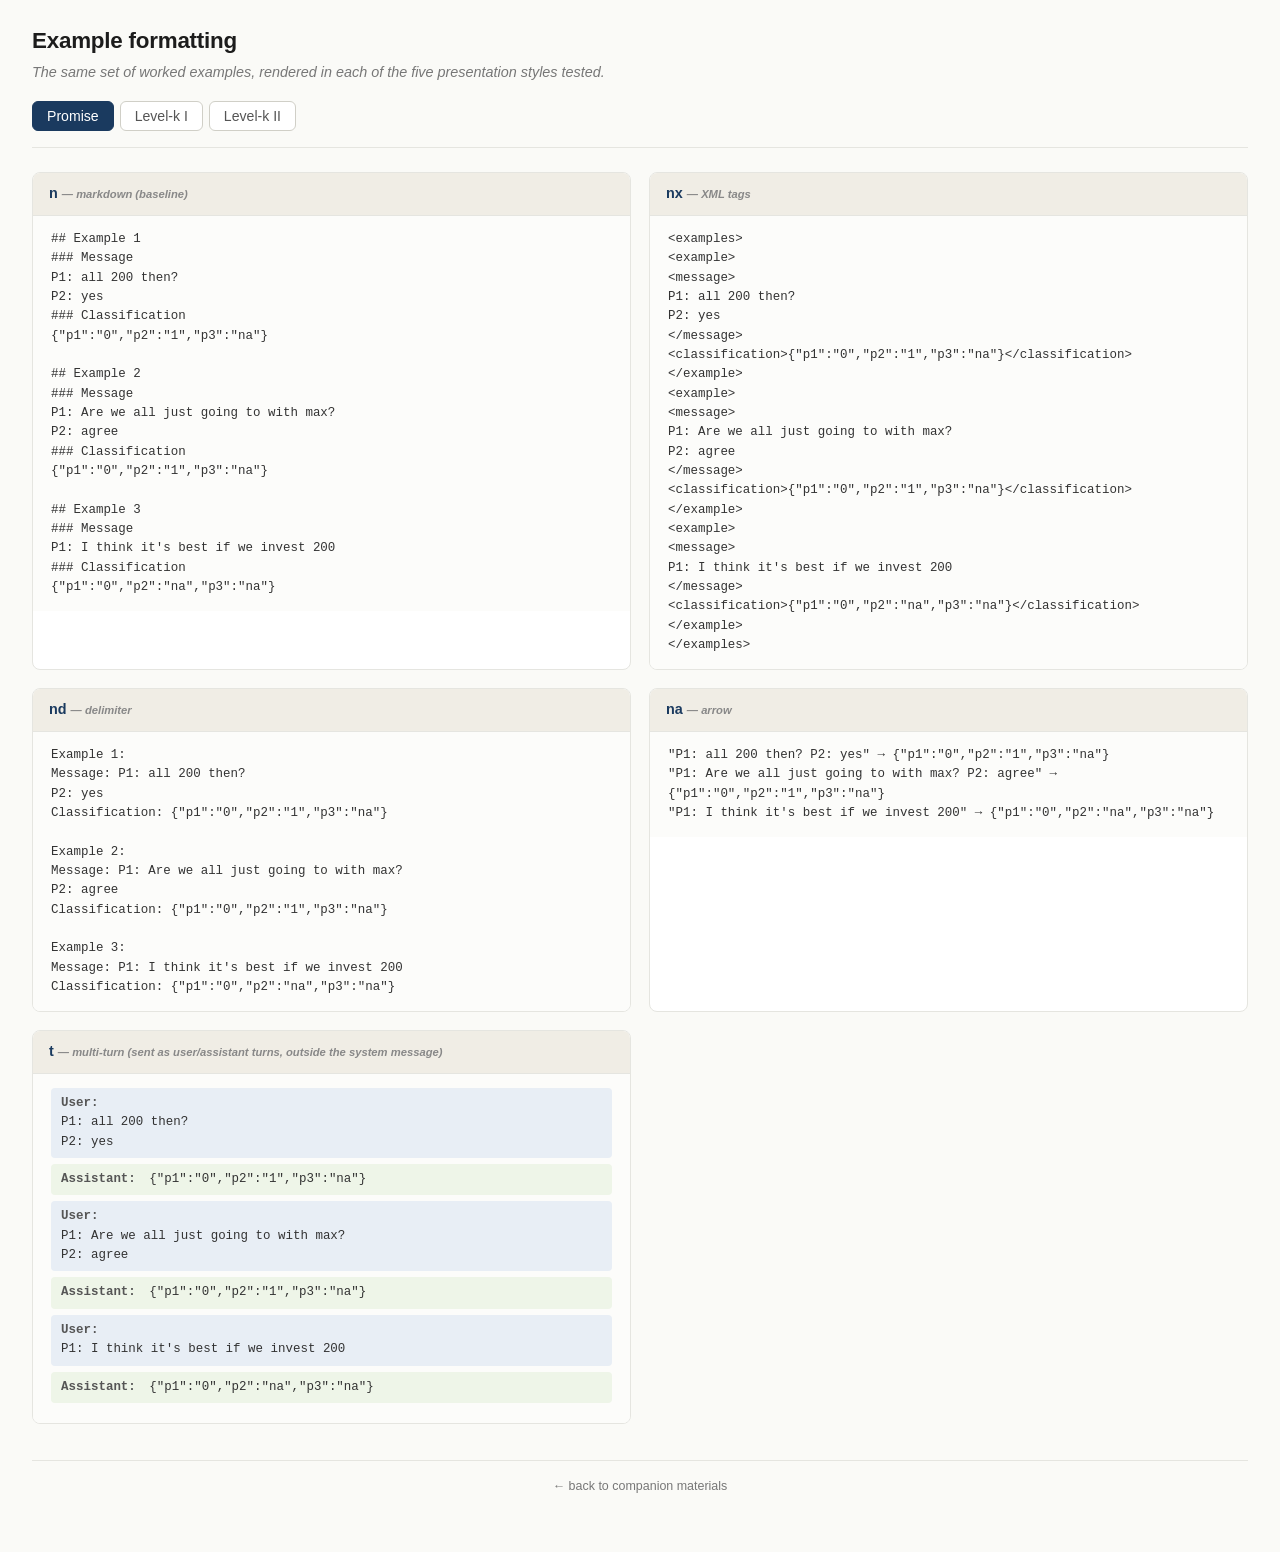
<file: shotformat.html>
<!DOCTYPE html>
<html lang="en">
<head>
<meta charset="UTF-8">
<title>Example formatting — Much Ado about Prompting</title>
<style>
  * { box-sizing: border-box; margin: 0; padding: 0; }
  body {
    font-family: -apple-system, BlinkMacSystemFont, "Segoe UI", sans-serif;
    background: #fafaf7;
    color: #1c1c1c;
    padding: 24px 32px 56px;
    line-height: 1.5;
  }
  header {
    margin-bottom: 24px;
    border-bottom: 1px solid #e5e5e0;
    padding-bottom: 16px;
  }
  h1 {
    font-size: 1.4em;
    font-weight: 600;
    letter-spacing: -0.01em;
    margin-bottom: 4px;
  }
  .sub { color: #777; font-size: 0.9em; font-style: italic; }
  .controls {
    display: flex; gap: 6px; margin-top: 18px; flex-wrap: wrap;
  }
  .tab {
    padding: 6px 14px;
    border: 1px solid #d0cfc7;
    background: #fff;
    border-radius: 6px;
    cursor: pointer;
    font-size: 0.88em;
    color: #555;
    transition: all 0.15s;
  }
  .tab:hover { border-color: #1a3a5f; color: #1a3a5f; }
  .tab.active {
    background: #1a3a5f; color: #fff; border-color: #1a3a5f; font-weight: 500;
  }
  .styles {
    display: grid;
    grid-template-columns: 1fr;
    gap: 18px;
    margin-top: 24px;
  }
  @media (min-width: 1100px) {
    .styles { grid-template-columns: 1fr 1fr; }
  }
  .style {
    background: #fff;
    border: 1px solid #e5e5e0;
    border-radius: 8px;
    overflow: hidden;
  }
  .style-header {
    background: #f0ede5;
    padding: 10px 16px;
    border-bottom: 1px solid #e5e5e0;
    display: flex;
    justify-content: space-between;
    align-items: baseline;
  }
  .style-key { font-weight: 600; font-size: 0.9em; color: #1a3a5f; }
  .style-name { font-size: 0.78em; color: #888; font-style: italic; }
  .style-body {
    padding: 14px 18px;
    font-family: "SFMono-Regular", Consolas, "Courier New", monospace;
    font-size: 0.78em;
    line-height: 1.55;
    white-space: pre-wrap;
    color: #333;
    background: #fcfcfa;
    max-height: 460px;
    overflow-y: auto;
  }
  .multi-turn-msg {
    margin-bottom: 6px;
    padding: 6px 10px;
    border-radius: 4px;
  }
  .multi-turn-user { background: #e8eef5; }
  .multi-turn-asst { background: #eef5e8; }
  .role { font-weight: 600; color: #555; margin-right: 6px; }
  footer {
    margin-top: 36px;
    padding-top: 16px;
    border-top: 1px solid #e5e5e0;
    font-size: 0.78em;
    color: #999;
    text-align: center;
  }
  footer a { color: #777; text-decoration: none; }
  footer a:hover { color: #1a3a5f; }
</style>
</head>
<body>

<header>
  <h1>Example formatting</h1>
  <div class="sub">The same set of worked examples, rendered in each of the five presentation styles tested.</div>
  <div class="controls" id="task-tabs">
    <button class="tab active" data-task="p2">Promise</button>
    <button class="tab" data-task="l1">Level-k I</button>
    <button class="tab" data-task="l2">Level-k II</button>
  </div>
</header>

<div class="styles" id="styles"></div>

<footer>
  <a href="index.html">← back to companion materials</a>
</footer>

<script>
// =====================================================================
// EMBEDDED EXAMPLES (first 3 per task, lightly trimmed for the viewer)
// =====================================================================

const EXAMPLES = {
  p2: [
    { input: "P1: all 200 then?\nP2: yes", output: '{"p1":"0","p2":"1","p3":"na"}' },
    { input: "P1: Are we all just going to with max?\nP2: agree", output: '{"p1":"0","p2":"1","p3":"na"}' },
    { input: "P1: I think it's best if we invest 200", output: '{"p1":"0","p2":"na","p3":"na"}' }
  ],
  l1: [
    { input: "My favorite color is blue, So I chose blue.", output: '{"classification":"0"}' },
    { input: "Our signal is blue. Let's play blue.", output: '{"classification":"1"}' },
    { input: "I have a blue ball. If we have the blue urn, someone else also has a blue ball and as a result our group will chose blue regardless of my vote. If we have the red urn, I am the only one with the blue ball and if I vote blue, we will chose the wrong urn. So I should vote for red.", output: '{"classification":"2"}' }
  ],
  l2: [
    { input: "Team: 1\nPayoffs if both teams coordinate (0 if mismatch):\n  X \u2192 Team 1 receives 5, Team 2 receives 5\n  Y \u2192 Team 1 receives 5, Team 2 receives 5\nDecision: X\nMessage: Well, it's a pure guess.", output: '{"classification":"0"}' },
    { input: "Team: 1\nPayoffs:\n  X \u2192 Team 1 receives 5, Team 2 receives 6\n  Y \u2192 Team 1 receives 6, Team 2 receives 5\nDecision: X\nMessage: They are probably picking X, so we should do the same.", output: '{"classification":"1"}' }
  ]
};

// =====================================================================
// FORMAT RENDERERS  (mirrors code/prompts/assembler.js)
// =====================================================================

function fmt_n(examples) {
  return examples.map((ex, i) =>
    `## Example ${i + 1}\n### Message\n${ex.input}\n### Classification\n${ex.output}`
  ).join("\n\n");
}

function fmt_nx(examples) {
  return "<examples>\n" + examples.map(ex =>
    `<example>\n<message>\n${ex.input}\n</message>\n<classification>${ex.output}</classification>\n</example>`
  ).join("\n") + "\n</examples>";
}

function fmt_nd(examples) {
  return examples.map((ex, i) =>
    `Example ${i + 1}:\nMessage: ${ex.input}\nClassification: ${ex.output}`
  ).join("\n\n");
}

function fmt_na(examples) {
  return examples.map(ex =>
    `"${ex.input.replace(/\n/g, " ")}" \u2192 ${ex.output}`
  ).join("\n");
}

const STYLES = [
  { key: "n",  name: "markdown (baseline)", render: fmt_n },
  { key: "nx", name: "XML tags",            render: fmt_nx },
  { key: "nd", name: "delimiter",           render: fmt_nd },
  { key: "na", name: "arrow",               render: fmt_na }
];

// Multi-turn rendered as a sequence of styled message bubbles
function renderMultiTurn(examples) {
  const wrap = document.createElement("div");
  examples.forEach(ex => {
    const u = document.createElement("div");
    u.className = "multi-turn-msg multi-turn-user";
    u.innerHTML = `<span class="role">User:</span><br>${escapeHtml(ex.input).replace(/\n/g,"<br>")}`;
    wrap.appendChild(u);
    const a = document.createElement("div");
    a.className = "multi-turn-msg multi-turn-asst";
    a.innerHTML = `<span class="role">Assistant:</span> ${escapeHtml(ex.output)}`;
    wrap.appendChild(a);
  });
  return wrap;
}

function escapeHtml(s) {
  return s.replace(/&/g,"&amp;").replace(/</g,"&lt;").replace(/>/g,"&gt;");
}

// =====================================================================
// RENDER
// =====================================================================

function render(task) {
  const examples = EXAMPLES[task];
  const container = document.getElementById("styles");
  container.innerHTML = "";

  STYLES.forEach(s => {
    const card = document.createElement("div");
    card.className = "style";
    card.innerHTML = `
      <div class="style-header">
        <span class="style-key">${s.key} <span class="style-name">— ${s.name}</span></span>
      </div>
      <div class="style-body">${escapeHtml(s.render(examples))}</div>`;
    container.appendChild(card);
  });

  // Multi-turn (special — bubbles)
  const mt = document.createElement("div");
  mt.className = "style";
  mt.innerHTML = `
    <div class="style-header">
      <span class="style-key">t <span class="style-name">— multi-turn (sent as user/assistant turns, outside the system message)</span></span>
    </div>`;
  const body = document.createElement("div");
  body.className = "style-body";
  body.appendChild(renderMultiTurn(examples));
  mt.appendChild(body);
  container.appendChild(mt);
}

// Tab handlers
document.getElementById("task-tabs").addEventListener("click", e => {
  if (e.target.tagName !== "BUTTON") return;
  document.querySelectorAll("#task-tabs .tab").forEach(b => b.classList.remove("active"));
  e.target.classList.add("active");
  render(e.target.dataset.task);
});

render("p2");
</script>

</body>
</html>
</file>
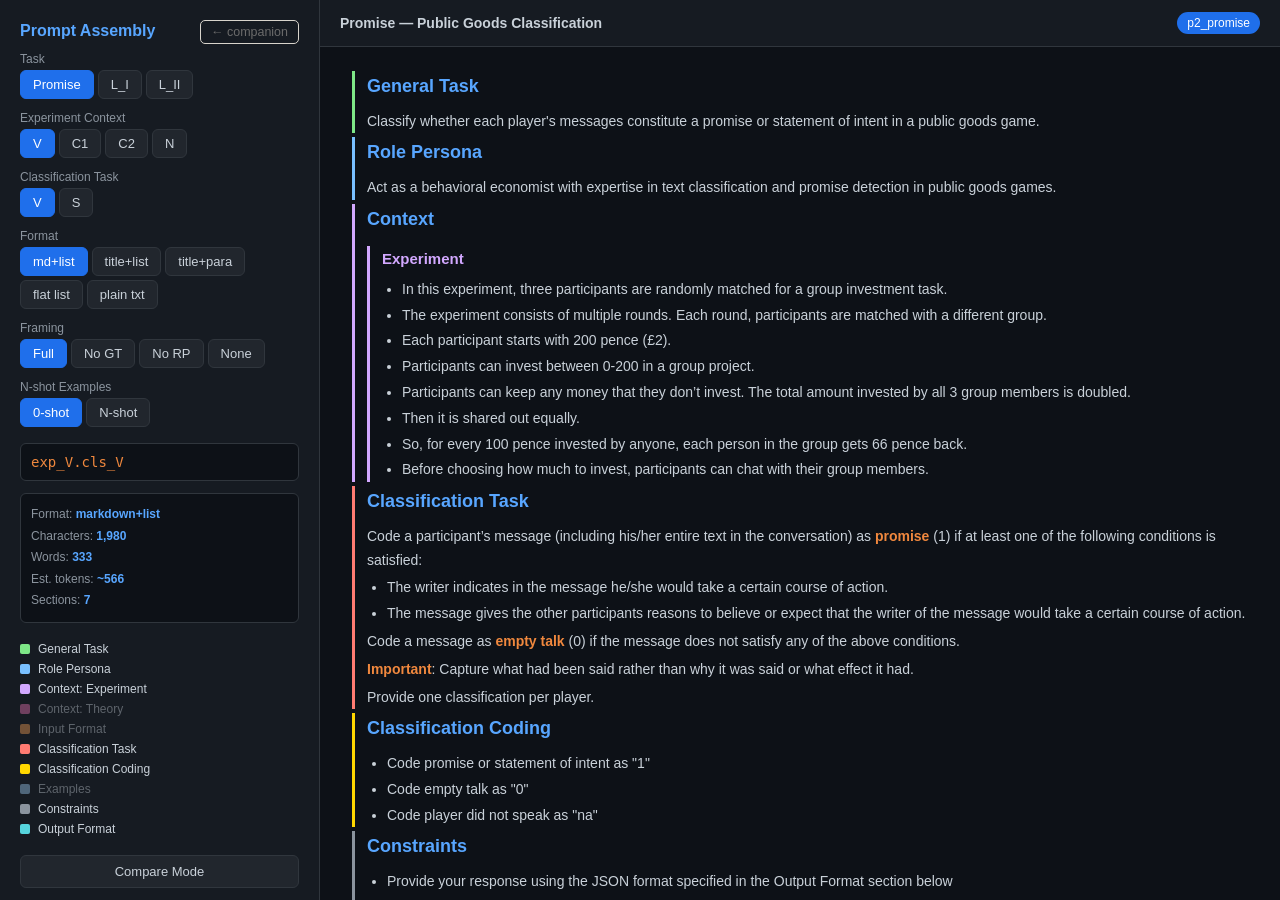
<file: viewer.html>
<!DOCTYPE html>
<html lang="en">
<head>
<meta charset="UTF-8">
<title>Prompt Assembly Viewer</title>
<style>
* { box-sizing: border-box; margin: 0; padding: 0; }
body { font-family: -apple-system, BlinkMacSystemFont, 'Segoe UI', sans-serif; background: #0d1117; color: #c9d1d9; }

.layout { display: flex; height: 100vh; }

/* LEFT PANEL: Controls */
.controls { width: 320px; min-width: 320px; background: #161b22; border-right: 1px solid #30363d; padding: 20px; overflow-y: auto; }
.controls h1 { font-size: 16px; color: #58a6ff; margin-bottom: 16px; }
.controls h2 { font-size: 13px; color: #8b949e; text-transform: uppercase; letter-spacing: 0.5px; margin: 16px 0 8px; }

.control-group { margin-bottom: 12px; }
.control-group label { display: block; font-size: 12px; color: #8b949e; margin-bottom: 4px; }

.btn-group { display: flex; gap: 4px; flex-wrap: wrap; }
.btn-group button {
    padding: 6px 12px; border: 1px solid #30363d; background: #21262d; color: #c9d1d9;
    border-radius: 6px; cursor: pointer; font-size: 13px; transition: all 0.15s;
}
.btn-group button:hover { border-color: #58a6ff; }
.btn-group button.active { background: #1f6feb; border-color: #1f6feb; color: #fff; }
.btn-group button.disabled { opacity: 0.3; pointer-events: none; }

.variant-id {
    margin-top: 16px; padding: 10px; background: #0d1117; border: 1px solid #30363d;
    border-radius: 6px; font-family: monospace; font-size: 14px; color: #f0883e; word-break: break-all;
}

.stats {
    margin-top: 12px; padding: 10px; background: #0d1117; border: 1px solid #30363d; border-radius: 6px;
    font-size: 12px; color: #8b949e; line-height: 1.8;
}
.stats span { color: #58a6ff; font-weight: 600; }

.section-legend { margin-top: 16px; }
.section-legend .legend-item {
    display: flex; align-items: center; gap: 8px; padding: 3px 0; font-size: 12px; cursor: pointer;
}
.legend-item .dot { width: 10px; height: 10px; border-radius: 2px; flex-shrink: 0; }
.legend-item.dim { opacity: 0.4; }

.section-colors {
    --general-task: #7ee787;
    --role-persona: #79c0ff;
    --experiment: #d2a8ff;
    --theory: #f778ba;
    --input-format: #ffa657;
    --classification-task: #ff7b72;
    --classification-coding: #ffd700;
    --examples: #a5d6ff;
    --constraints: #8b949e;
    --output-format: #56d4dd;
}

/* RIGHT PANEL: Prompt */
.prompt-panel { flex: 1; display: flex; flex-direction: column; overflow: hidden; }

.prompt-header {
    padding: 12px 20px; background: #161b22; border-bottom: 1px solid #30363d;
    display: flex; justify-content: space-between; align-items: center;
}
.prompt-header h2 { font-size: 14px; color: #c9d1d9; }
.prompt-header .task-label {
    padding: 4px 10px; background: #1f6feb; border-radius: 12px; font-size: 12px; color: #fff;
}

.prompt-content {
    flex: 1; overflow-y: auto; padding: 24px 32px; font-size: 14px; line-height: 1.7;
}

.prompt-content .section { margin-bottom: 4px; border-left: 3px solid transparent; padding-left: 12px; }
.prompt-content .section:hover { background: rgba(255,255,255,0.03); }

.prompt-content .section[data-section="general-task"] { border-color: var(--general-task); }
.prompt-content .section[data-section="role-persona"] { border-color: var(--role-persona); }
.prompt-content .section[data-section="experiment"] { border-color: var(--experiment); }
.prompt-content .section[data-section="theory"] { border-color: var(--theory); }
.prompt-content .section[data-section="input-format"] { border-color: var(--input-format); }
.prompt-content .section[data-section="classification-task"] { border-color: var(--classification-task); }
.prompt-content .section[data-section="classification-coding"] { border-color: var(--classification-coding); }
.prompt-content .section[data-section="examples"] { border-color: var(--examples); }
.prompt-content .section[data-section="constraints"] { border-color: var(--constraints); }
.prompt-content .section[data-section="output-format"] { border-color: var(--output-format); }

.prompt-content h1 { font-size: 18px; color: #58a6ff; margin: 16px 0 8px; }
.prompt-content h1:first-child { margin-top: 0; }
.prompt-content h2 { font-size: 15px; color: #d2a8ff; margin: 12px 0 6px; }
.prompt-content h3 { font-size: 14px; color: #ffa657; margin: 8px 0 4px; }
.prompt-content p { margin: 4px 0; }
.prompt-content ul { margin: 4px 0 4px 20px; }
.prompt-content li { margin: 2px 0; }
.prompt-content strong { color: #f0883e; }
.prompt-content table { border-collapse: collapse; margin: 8px 0; }
.prompt-content th, .prompt-content td { border: 1px solid #30363d; padding: 4px 8px; font-size: 13px; }
.prompt-content th { background: #21262d; }
.prompt-content code { background: #21262d; padding: 1px 4px; border-radius: 3px; font-size: 13px; }

/* Comparison mode */
.compare-toggle { margin-top: 16px; }
.compare-toggle button {
    width: 100%; padding: 8px; border: 1px solid #30363d; background: #21262d; color: #c9d1d9;
    border-radius: 6px; cursor: pointer; font-size: 13px;
}
.compare-toggle button:hover { border-color: #58a6ff; }
.compare-toggle button.active { background: #1f6feb; border-color: #1f6feb; color: #fff; }

.prompt-panel.compare { display: flex; flex-direction: row; }
.prompt-panel.compare .prompt-col {
    flex: 1; display: flex; flex-direction: column; overflow: hidden;
}
.prompt-panel.compare .prompt-col + .prompt-col { border-left: 2px solid #f0883e; }
</style>
</head>
<body class="section-colors">
<div class="layout">
    <!-- LEFT: Controls -->
    <div class="controls">
        <div style="display:flex;justify-content:space-between;align-items:baseline;gap:12px;margin-bottom:8px;">
            <h1 style="margin:0;">Prompt Assembly</h1>
            <a href="index.html" style="font-size:0.78em;color:#6b6b6b;text-decoration:none;border:1px solid #d8d4cc;padding:4px 10px;border-radius:5px;white-space:nowrap;font-family:'Inter',sans-serif;">&larr; companion</a>
        </div>

        <div class="control-group">
            <label>Task</label>
            <div class="btn-group" id="task-btns">
                <button data-val="p2" class="active">Promise</button>
                <button data-val="l1">L_I</button>
                <button data-val="l2">L_II</button>
            </div>
        </div>

        <div class="control-group">
            <label>Experiment Context</label>
            <div class="btn-group" id="exp-btns">
                <button data-val="V" class="active">V</button>
                <button data-val="C1">C1</button>
                <button data-val="C2">C2</button>
                <button data-val="N">N</button>
            </div>
        </div>

        <div class="control-group" id="theory-group">
            <label>Theory (L tasks only)</label>
            <div class="btn-group" id="theory-btns">
                <button data-val="V" class="active">V</button>
                <button data-val="C1">C1</button>
                <button data-val="C2">C2</button>
                <button data-val="N">N</button>
            </div>
        </div>

        <div class="control-group">
            <label>Classification Task</label>
            <div class="btn-group" id="cls-btns">
                <button data-val="V" class="active">V</button>
                <button data-val="S">S</button>
            </div>
        </div>

        <div class="control-group">
            <label>Format</label>
            <div class="btn-group" id="fmt-btns">
                <button data-val="ml" class="active">md+list</button>
                <button data-val="tl">title+list</button>
                <button data-val="mp">title+para</button>
                <button data-val="fl">flat list</button>
                <button data-val="pt">plain txt</button>
            </div>
        </div>

        <div class="control-group">
            <label>Framing</label>
            <div class="btn-group" id="frm-btns">
                <button data-val="full" class="active">Full</button>
                <button data-val="nogt">No GT</button>
                <button data-val="norp">No RP</button>
                <button data-val="none">None</button>
            </div>
        </div>

        <div class="control-group">
            <label>N-shot Examples</label>
            <div class="btn-group" id="shot-btns">
                <button data-val="0" class="active">0-shot</button>
                <button data-val="n">N-shot</button>
            </div>
        </div>

        <div class="variant-id" id="variant-id">exp_V.cls_V</div>

        <div class="stats" id="stats">
            Characters: <span>0</span><br>
            Words: <span>0</span><br>
            Est. tokens: <span>~0</span><br>
            Sections: <span>0</span>
        </div>

        <div class="section-legend" id="legend"></div>

        <div class="compare-toggle">
            <button id="compare-btn" onclick="toggleCompare()">Compare Mode</button>
        </div>
    </div>

    <!-- RIGHT: Prompt Display -->
    <div class="prompt-panel" id="prompt-panel">
        <div class="prompt-header">
            <h2 id="prompt-title">P_I — Trust Game Promise Classification</h2>
            <div class="task-label" id="prompt-task-label">p1_promise</div>
        </div>
        <div class="prompt-content" id="prompt-content"></div>
    </div>
</div>

<script>
// =========================================================================
// EMBEDDED DATA
// =========================================================================

const SECTIONS = {
    general_task_p1: "Classify whether a player's message constitutes a promise or statement of intent in a trust game.",
    general_task_p2: "Classify whether each player's messages constitute a promise or statement of intent in a public goods game.",
    general_task_l1: "Classify a player's level of strategic thinking (0-3) based on their message in a voting game experiment.",
    general_task_l2: "Classify a player's level of strategic thinking (0-5) based on their message in a coordination game experiment.",
    role_persona_p1: "Act as a behavioral economist with expertise in text classification and promise detection in trust game.",
    role_persona_p2: "Act as a behavioral economist with expertise in text classification and promise detection in public goods games.",
    role_persona_l1: "Act as a behavioral economist with expertise in text classification, bounded rationality, and level-k reasoning.",
    role_persona_l2: "Act as a behavioral economist with expertise in text classification, bounded rationality, level-k reasoning, and salience in coordination games.",
    classification_coding_p1: "- Code promise or statement of intent as \"1\"\n- Code empty talk as \"0\"",
    classification_coding_p2: "- Code promise or statement of intent as \"1\"\n- Code empty talk as \"0\"\n- Code player did not speak as \"na\"",
    classification_coding_l1: "- Code level 0 as \"0\"\n- Code level 1 as \"1\"\n- Code level 2 as \"2\"\n- Code level 3 as \"3\"",
    classification_coding_l2: "- Code level 0 as \"0\"\n- Code level 1 as \"1\"\n- Code level 2 as \"2\"\n- Code level 3 as \"3\"\n- Code level 4 as \"4\"\n- Code level 5 as \"5\"",
    constraints_p1: "- Provide your response using the JSON format specified in the Output Format section below\n- Do not provide explanations",
    constraints_p2: "- Provide your response using the JSON format specified in the Output Format section below\n- Do not provide explanations",
    constraints_l1: "- Provide your response using the JSON format specified in the Output Format section below\n- Do not provide explanations",
    constraints_l2: "- Provide your response using the JSON format specified in the Output Format section below\n- Do not provide explanations",
    output_format_p1: "Respond with a JSON object in the following format:\n{\"classification\": \"<value>\"}\nwhere <value> is \"0\" or \"1\"",
    output_format_p2: "Respond with a JSON object in the following format:\n{\"p1\": \"<value>\", \"p2\": \"<value>\", \"p3\": \"<value>\"}\nwhere each <value> is \"0\", \"1\", or \"na\"",
    output_format_l1: "Respond with a JSON object in the following format:\n{\"classification\": \"<value>\"}\nwhere <value> is \"0\", \"1\", \"2\", or \"3\"",
    output_format_l2: "Respond with a JSON object in the following format:\n{\"classification\": \"<value>\"}\nwhere <value> is \"0\", \"1\", \"2\", \"3\", \"4\", or \"5\"",
    input_format_l2: "You will receive input in the following format:\n\nTeam: [1 or 2]\nPayoffs if both teams coordinate on the same action (0 if mismatch):\n  [Action] \u2192 Team 1 receives [X], Team 2 receives [Y]\n  [Action] \u2192 Team 1 receives [X], Team 2 receives [Y]\nDecision: [the action this team chose]\nMessage: [the player's message to their teammate]",
};

// Examples (for n-shot mode)
const EXAMPLES = {
    p1: "<!-- No examples in the P_I codebook. -->",
    p2: `## Example 1
### Message
P1: all 200 then?
P2: yes
### Classification
{"p1":"0","p2":"1","p3":"na"}
Note: The "yes" of P2 is a promise. P1's question does not commit to action. P3 did not speak.

## Example 2
### Message
P1: Are we all just going to with max?
P2: agree
### Classification
{"p1":"0","p2":"1","p3":"na"}
Note: The "agree" of P2 is a promise. P1's question does not commit to action. P3 did not speak.

## Example 3
### Message
P1: I think it's best if we invest 200
### Classification
{"p1":"0","p2":"na","p3":"na"}
Note: Suggestions and opinions are not promises. P2 and P3 did not speak.

## Example 4
### Message
P1: let's do 200
### Classification
{"p1":"0","p2":"na","p3":"na"}
Note: "Let's do" is a suggestion, not a commitment to action. P2 and P3 did not speak.

## Example 5
### Message
P1: I have been doing 200 in the last round
### Classification
{"p1":"0","p2":"na","p3":"na"}
Note: Describing past behavior is not a promise. P2 and P3 did not speak.

## Example 6
### Message
P1: 100 sounds good
### Classification
{"p1":"0","p2":"na","p3":"na"}
Note: Expressing approval is not a promise. P2 and P3 did not speak.

## Example 7
### Message
P1: 200?
P2: let's do it
### Classification
{"p1":"0","p2":"1","p3":"na"}
Note: "Let's do it" in response to a specific proposal is a promise. P1's question is not a commitment.

## Example 8
### Message
P1: 150. player 2 are you in agreement?
P2: hi sounds good
### Classification
{"p1":"0","p2":"1","p3":"na"}
Note: "Sounds good" in response to a specific proposal is a promise.

## Example 9
### Message
P1: happy with 200 if we all agree
P2: cool let's do it
P3: Yep.
### Classification
{"p1":"1","p2":"1","p3":"1"}
Note: P1 makes a conditional promise. P2 and P3 agree, making promises.

## Example 10
### Message
P1: 200 each?
P2: agree
P3: agree
### Classification
{"p1":"0","p2":"1","p3":"1"}
Note: "200 each?" does not make it clear that P1 will do 200 if the others do. P2 and P3 make promises by agreeing.

## Example 11
### Message
P1: 200
P2: agreed
P3: I suggest 100
P2: I'm happy with either
### Classification
{"p1":"1","p2":"0","p3":"0"}
Note: P1 states "200" as a commitment. P2 initially agreed but then changed mind with "I'm happy with either", so no promise. P3 only suggests.`,
    l1: `## Example 1
### Message
My favorite color is blue, So I chose blue.
### Classification
{"classification":"0"}

## Example 2
### Message
did not exactly understand this experiment seems to be just depending on luck
### Classification
{"classification":"0"}

## Example 3
### Message
Just a guess
### Classification
{"classification":"0"}

## Example 4
### Message
The probability that the red ball we observe is out of the red urn is twice the probability that it is out of the blue urn
### Classification
{"classification":"1"}

## Example 5
### Message
Our signal is blue. Let's play blue.
### Classification
{"classification":"1"}

## Example 6
### Message
I have a blue ball. If we have the blue urn, someone else also has a blue ball and as a result our group will chose blue regardless of my vote. If we have the red urn, I am the only one with the blue ball and if I vote blue, we will chose the wrong urn. So I should vote for red.
### Classification
{"classification":"2"}

## Example 7
### Message
In case two teams choose red and one chooses blue, blue will be taken. That means that choosing red has a higher chance of being a good decision.
### Classification
{"classification":"2"}

## Example 8
### Message
I guess this is more about luck because there is no way to know it for sure. I would say blue just because of the higher probability. Also I like turtles Also it is likely that one other team will pick blue and then it is that color anyways
### Classification
{"classification":"2"}

## Example 9
### Message
There is no point for us to take blue I think the chances for us to get the right color are higher if we stick with red
### Classification
{"classification":"2"}

## Example 10
### Message
I suggest red because we don't hurt anyone with this decision If the others go for blue because they have a blue ball, the committee's decision will be blue regardless of our decision
### Classification
{"classification":"2"}

## Example 11
### Message
we could be the deciding vote for blue if the other two choose red. Choosing blue isn't as helpful as choosing red, because: only one blue ball can overturn our whole decision but only a unanimous decision for red can help us the same way
### Classification
{"classification":"2"}

## Example 12
### Message
If everyone else assumes others play their own signal then they will always play red. Since I have the blue ball, it is more likely that we have the blue urn so I will vote blue
### Classification
{"classification":"3"}

## Example 13
### Message
I think it's all the same rule. Since I have the blue ball, it is more likely that we have the blue urn so I will vote blue
### Classification
{"classification":"3"}`,
    l2: `## Example 1
### Message
Team: 1
Payoffs if both teams coordinate on the same action (0 if mismatch):
  X \u2192 Team 1 receives 5, Team 2 receives 5
  Y \u2192 Team 1 receives 5, Team 2 receives 5
Decision: X
Message: Well, it's a pure guess.
### Classification
{"classification":"0"}

## Example 2
### Message
Team: 1
Payoffs if both teams coordinate on the same action (0 if mismatch):
  X \u2192 Team 1 receives 5, Team 2 receives 5
  Y \u2192 Team 1 receives 5, Team 2 receives 5
Decision: X
Message: There are no arguments. Simply choose any.
### Classification
{"classification":"0"}

## Example 3
### Message
Team: 1
Payoffs if both teams coordinate on the same action (0 if mismatch):
  X \u2192 Team 1 receives 5, Team 2 receives 6
  Y \u2192 Team 1 receives 6, Team 2 receives 5
Decision: X
Message: They are probably picking X, so we should do the same.
### Classification
{"classification":"1"}

## Example 4
### Message
Team: 1
Payoffs if both teams coordinate on the same action (0 if mismatch):
  $ (left, gray) \u2192 Team 1 receives 6, Team 2 receives 6
  # (right, gray) \u2192 Team 1 receives 6, Team 2 receives 6
  \u00a7 (bottom, white) \u2192 Team 1 receives 5, Team 2 receives 5
Decision: \u00a7
Message: The other team would naturally go for the visually distinctive bottom slice.
### Classification
{"classification":"1"}

## Example 5
### Message
Team: 1
Payoffs if both teams coordinate on the same action (0 if mismatch):
  $ (left, gray) \u2192 Team 1 receives 5, Team 2 receives 6
  # (right, gray) \u2192 Team 1 receives 6, Team 2 receives 5
  \u00a7 (bottom, white) \u2192 Team 1 receives 6, Team 2 receives 5
Decision: #
Message: The other team may think we are most attracted to the alternative # with the highest payoff. In order to coordinate our behavior, we should also choose the # slice.
### Classification
{"classification":"2"}`
};

// Pipeline content: PIPELINE[task][type_level] = text
const PIPELINE = {
    p1: {
        exp_v: "- In each pair, one person has the role of A, and the other the role of B. The amount of money earned depends on the decisions made in the pair.\n- Each person A indicates whether he or she wishes to choose IN or OUT. If A chooses OUT, A and B each receive $5.\n- Each person B indicates whether he or she wishes to choose ROLL or DON\u2019T ROLL (a die).\n- B does not know whether A has chosen IN or OUT; however, since B\u2019s decision only makes a difference when A has chosen IN, B presumes that A has chosen IN.\n- If A has chosen IN and B chooses DON\u2019T ROLL, then B receives $14 and A receives $0.\n- If B chooses ROLL, B receives $10 and rolls a six-sided die to determine A\u2019s payoff. If the die comes up 1, A receives $0; if the die comes up 2-6, A receives $12.\n- Prior to the decision by A and B concerning IN or OUT, B has an option to send a message to A.",
        exp_c1: "- Each person A indicates whether he or she wishes to choose IN or OUT. If A chooses OUT, A and B each receive $5.\n- Each person B indicates whether he or she wishes to choose ROLL or DON\u2019T ROLL (a die).\n- If A has chosen IN and B chooses DON\u2019T ROLL, then B receives $14 and A receives $0.\n- If B chooses ROLL, B receives $10 and rolls a six-sided die to determine A\u2019s payoff. If the die comes up 1, A receives $0; if the die comes up 2-6, A receives $12.\n- Prior to the decision by A and B concerning IN or OUT, B has an option to send a message to A.",
        exp_c3: "- A chooses IN or OUT ($5 each if OUT). B chooses ROLL or DON\u2019T ROLL a die.\n- DON\u2019T ROLL: B gets $14, A gets $0. ROLL: B gets $10, die 1 = A gets $0, die 2-6 = A gets $12.\n- B can send a message to A before A\u2019s decision.",
        cls_v: "Classify the message as **promise** (1) if at least one of the following conditions is probably satisfied:\n\n- The writer, subject B, indicates in the message he/she would do something favorable to subject A or refrain from doing something that hurts subject A.\n- The message gives subject A reasons to believe or expect that subject B would do something favorable to subject A or refrain from doing something that hurts subject A.\n\nClassify as **empty talk** (0) if the message does not probably satisfy any of the above conditions.\n\n**Important**: Capture what had been said rather than why it was said or what effect it had.",
        cls_s: "- Classify the message as promise (1) or empty talk (0).",
    },
    p2: {
        exp_v: "- In this experiment, three participants are randomly matched for a group investment task.\n- The experiment consists of multiple rounds. Each round, participants are matched with a different group.\n- Each participant starts with 200 pence (\u00a32).\n- Participants can invest between 0-200 in a group project.\n- Participants can keep any money that they don\u2019t invest. The total amount invested by all 3 group members is doubled.\n- Then it is shared out equally.\n- So, for every 100 pence invested by anyone, each person in the group gets 66 pence back.\n- Before choosing how much to invest, participants can chat with their group members.",
        exp_c1: "- In this experiment, three participants are randomly matched for a group investment task over multiple rounds.\n- Each participant starts with 200 pence and can invest between 0-200 in a group project.\n- The total amount invested by all 3 group members is doubled and shared out equally.\n- Before choosing how much to invest, participants can chat with their group members.",
        exp_c3: "- Three participants each start with 200 pence and can invest in a group project over multiple rounds.\n- The total investment is doubled and shared equally.\n- Participants can chat before investing.",
        cls_v: "Code a participant\u2019s message (including his/her entire text in the conversation) as **promise** (1) if at least one of the following conditions is satisfied:\n\n- The writer indicates in the message he/she would take a certain course of action.\n- The message gives the other participants reasons to believe or expect that the writer of the message would take a certain course of action.\n\nCode a message as **empty talk** (0) if the message does not satisfy any of the above conditions.\n\n**Important**: Capture what had been said rather than why it was said or what effect it had.\n\nProvide one classification per player.",
        cls_s: "- Classify the message as promise (1) or empty talk (0).",
    },
    l1: {
        exp_v: "- A single experimental session consists of 4 parts and every part consists of 2 periods. In every part, every subject is randomly paired with another one to form a team.\n- Depending on the treatment, every team then is randomly matched with 2 or 5 other teams to form a voting group.\n- Every group will be assigned to a blue or red urn and every team in the group will draw a ball from their assigned urn. The blue urn contains twice more blue balls than red balls. The red urn contains twice more red balls than blue balls.\n- One treatment variable is the group size: in parts 1 and 3 the groups consist of 3 teams, in parts 2 and 4 they consist of 6 teams, and accordingly the urns contain 3 or 6 balls.\n- The other treatment variable is the draw mechanism: depending on the session, the balls will be drawn from the urn with or without replacement.\n- The goal of every group is to correctly state the color of the urn they are assigned to. Every team submits a vote (either red or blue) and if every team in the group votes for red then the group\u2019s decision will be red, otherwise it will be blue.\n- Every subject in a team observes the team\u2019s drawn ball and then makes a decision on the color of the urn. Then, they send a message to their team member explaining why they should vote for the suggested color.\n- The team members receive the suggestions and the message of their teammates, and make their final decision on their own. Either of the team member\u2019s decision is equally likely to be chosen as the team\u2019s final voting decision.",
        exp_c1: "- Every subject is randomly paired with another one to form a team. Every team is randomly matched with other teams to form a voting group.\n- Every group will be assigned to a blue or red urn and every team in the group will draw a ball from their assigned urn. The blue urn contains twice more blue balls than red balls. The red urn contains twice more red balls than blue balls.\n- The groups consist of either 3 or 6 teams. The balls will be drawn from the urn with or without replacement.\n- The goal of every group is to correctly state the color of the urn they are assigned to. Every team submits a vote (either red or blue) and if every team in the group votes for red then the group\u2019s decision will be red, otherwise it will be blue.\n- Every subject in a team observes the team\u2019s drawn ball and sends a message to their team member explaining why they should vote for the suggested color.",
        exp_c2: "- Subjects form teams of two. Teams are grouped into voting groups of 3 or 6 teams.\n- Every group is assigned to a blue or red urn. The blue urn contains twice more blue balls than red balls, and vice versa. Every team draws a ball, with or without replacement.\n- The goal is to correctly state the color of the urn. Every team submits a vote (red or blue). If every team votes red, the group decision is red; otherwise blue.\n- Each subject sends a message to their team member explaining their suggested vote.",
        theory_v: "- The level-k model of bounded rationality assumes that players only think through a certain number (k) of best responses. The model has four main ingredients:\n- Population distribution: This distribution reflects the proportion of types with a certain level k \u2208 N0 = {0, 1, 2, 3, 4, 5, ...}.\n- Level-0 distribution: By definition, a level-0 player does not best respond. Hence, his actions are random to the game and distributed randomly over the action space. In our case, the action space is A = {Red, Blue} where Red and Blue represent the voting choice of the player. Note that, our model does not incorporate salience by assuming higher probabilities in the level-0 distributions for the action that is salient due the signal received (i.e. if a blue ball is received and the player is playing random, the player, due to the availability of the blue signal, will chose to vote blue)\n- Level-0 belief: In the model, the best responses of players with level k > 0 are anchored in what they believe the level-0 players play. Their level-0 belief might not be consistent with the level-0 distribution. For best responding, all that matters is the expected payoff from choosing an action from the action space A = {Red, Blue}.\n- Population belief: Players do not expect other players to be of the same or a higher level of reasoning. For a level-k player, the population belief is therefore defined on the set of levels strictly below k. It follows that level-0 players have no defined belief, level-1 players have a trivial belief with full probability mass on {0} (i.e. the belief that everyone else is level-0), level-2 players have a well defined belief on {{0}, {1}}. From level 3 higher order beliefs are relevant as level-3 players have to form a belief about level-2\u2019s beliefs.\n- We consider a game with n players (jurors in the voting context). The game starts by nature choosing a state of the world S in \u03a9 = {Red, Blue} with probability r and 1 \u2212 r respectively. The players do not observe the state, but each acquires a private signal s about the realized state of the world. If the true state is Blue, then each player observes an independent (or geometrically dependent) Bernoulli random variable (the private signal) which is blue with probability p and red with probability 1 \u2212 p (and conversely for when the true state is Red).\n- After observing their private signals, players chose an action a (a vote) from the action space A = {Red, Blue}. Given the votes of the players, 1 \u2264 k* \u2264 n represents the number of votes needed for Red to be chosen for the aggregate decision. If k* many or more players vote for Red, then the group decision is Red otherwise it is Blue.\n- The utility of jury j when she takes action a with certainty given her signal is s and given the state is S is defined as uj(\u03c3j(s) = a, S). Given any signal s, the utility u : A x \u03a9 \u2192 R for jury j is further defined by uj(\u03c3j(s) = blue, Blue) = uj(\u03c3j(s) = red, Red) = 0, uj(\u03c3j(s) = red, Blue) = \u2212q and uj(\u03c3j(s) = blue, Red) = \u2212(1 \u2212 q), where 0 < q < 1.\n- In all our experiments, we used k* = n (i.e., the unanimity voting rule), r = 0.5, q = 0.5 and p = 2/3. Treatments vary in the number of players n between 3 and 6.\n- Under the experimental set-up, the model provides the prototypical behavior of the subjects given their level as follows:\n- n = 3 or n = 6 with replacement: blue observed \u2192 level-1 votes blue, level-2 votes red. Red observed \u2192 both vote red.\n- n = 3 without replacement: blue observed \u2192 level-1 votes blue, level-2 votes red. Red observed \u2192 level-1 votes red, level-2 votes red or blue. (Voting red is strictly preferred under assumption that level-2 assumes some small probability of level-0 players)\n- n = 6 without replacement: blue observed \u2192 level-1 votes blue, level-2 votes red or blue. (Voting blue is strictly preferred under assumption of some level-0 players, not level-1) Red observed \u2192 level-1 votes red, level-2 votes red or blue. (Voting red is strictly preferred under assumption of some level-0 players)",
        theory_c1: "- The level-k model of bounded rationality assumes that players only think through a certain number (k) of best responses. The model has four main ingredients:\n- Population distribution: This distribution reflects the proportion of types with a certain level k.\n- Level-0 distribution: By definition, a level-0 player does not best respond. Hence, his actions are random to the game and distributed randomly over the action space. In our case, the action space is A = {Red, Blue}. Note that, our model does not incorporate salience by assuming higher probabilities in the level-0 distributions for the action that is salient due the signal received (i.e. if a blue ball is received and the player is playing random, the player, due to the availability of the blue signal, will chose to vote blue)\n- Level-0 belief: In the model, the best responses of players with level k > 0 are anchored in what they believe the level-0 players play. Their level-0 belief might not be consistent with the level-0 distribution.\n- Population belief: Players do not expect other players to be of the same or a higher level of reasoning. For a level-k player, the population belief is therefore defined on the set of levels strictly below k. It follows that level-0 players have no defined belief, level-1 players have a trivial belief with full probability mass on {0}, level-2 players have a well defined belief on {{0}, {1}}. From level 3 higher order beliefs are relevant as level-3 players have to form a belief about level-2\u2019s beliefs.\n- In all our experiments, we used k* = n (i.e., the unanimity voting rule), r = 0.5, q = 0.5 and p = 2/3. Treatments vary in the number of players n between 3 and 6.\n- n = 3 or n = 6 with replacement: blue observed \u2192 level-1 votes blue, level-2 votes red. Red observed \u2192 both vote red.\n- n = 3 without replacement: blue observed \u2192 level-1 votes blue, level-2 votes red. Red observed \u2192 level-1 votes red, level-2 votes red or blue.\n- n = 6 without replacement: blue observed \u2192 level-1 votes blue, level-2 votes red or blue. Red observed \u2192 level-1 votes red, level-2 votes red or blue.",
        theory_c2: "- The level-k model assumes players think through k best responses. Four ingredients:\n- Population distribution reflects the proportion of types with a certain level k.\n- Level-0 distribution: a level-0 player does not best respond; actions are random over A = {Red, Blue}. The model does not incorporate salience in the level-0 distribution (a blue signal may bias random play toward blue).\n- Level-0 belief: players with k > 0 anchor best responses on what they believe level-0 players play. Their level-0 belief might not be consistent with the level-0 distribution.\n- Population belief: players do not expect others to be of the same or higher level. Level-0 has no defined belief, level-1 believes all are level-0, level-2 has beliefs over {0, 1}. Level-3 must form beliefs about level-2\u2019s beliefs.\n- Optimal strategies: with replacement, level-1 follows signal, level-2 always votes red. Without replacement, level-2 may vote red or blue depending on group size and level-0 assumptions.",
        cls_v: "Classify the participant\u2019s level of strategic reasoning using the guidance below. Subjects do not necessarily describe every step of their thinking; therefore, it may not always be obvious to decide which level they are. In many comments, any indications of a level of thinking may be partial or implicit, you should then indicate the most likely level of reasoning of the player.\n\n## Level 0\n- Chooses randomly, without justification or through some justification completely unrelated to the task.\n- Might not have understood the game or shows no interest in the game or in thinking about it.\n\n**Note**: Comments such as \u201cIt is obviously blue\u201d or \u201cPlay red, trust me!\u201d should not be considered as level-0 thinking as these comments to some extent signal some level of understanding/interest of the task. Such comments are likely to be level-1 comments.\n\n## Level 1\n- Always follows his own signal.\n- The subject may argue in favor of playing his own signal through some probability argument.\n\n**Note**: The key idea in defining a level-1 player is to identify some thinking process that signals the subject\u2019s interest/understanding of the task and the private signal. Furthermore, it is important that the subject does not offer any argument acknowledging the potential votes of the other teams and how to vote accordingly (i.e. adjusting the strategy given what others are expected to do).\n\n## Level 2\n- Assume that all other players almost always follow their signal (i.e. she assumes almost all the other players are level-1 while an epsilon portion of them are level-0).\n- Player does offer an argument acknowledging the potential votes of the other teams and how to vote accordingly (i.e. a best response given others are most likely playing their signal).\n- If you identify any comment that indicates that the subject assumes (or considers the case) where the other players in her group play their signal, you should consider the possibility that the subject is a level-2 player.\n\n**Note**: In order to discern the two types, you should look for more than any trivial arguments such as the ones given under level-1. There may be cases where the message starts as a level-1 argument and then as the subjects elaborates on her reasoning, she starts considering the strategy of the other teams and justify her decision accordingly. In such cases, this message should be considered as level-2. The acknowledgment of other teams\u2019 voting strategy may not always be obvious or may be worded differently such as \u201churting the other\u2019s decision\u201d or \u201cnot being helpful\u201d.\n\n## Level 3\n- Assumes that almost all other subjects are level-2 players (partially degenerate beliefs).\n- The reasoning in a level-3 player message will have similarities with a level-1 player message but it will have additional arguments indicating that she assumes others are level-2 players.\n\n**Note**: Level-3 players are likely to follow their signal like a level-1 player yet they will argue to do so through a much more intricate argument (unlike a level-1 player merely stating probabilities to argue her action). Level-3 players are rare.\n\nIf reasoning is partial or implicit, classify the most likely level.",
        cls_s: "- Classify the player\u2019s level of strategic thinking as 0, 1, 2 or 3.",
    },
    l2: {
        exp_v: "- Subjects are randomly assigned into teams of two players. For a given strategic situation, each player makes suggestions for the team action at two points in time.\n- First, the so-called \u201csuggested decision\u201d and a justifying written message are exchanged between the team partners simultaneously.\n- After this, the \u201cfinal decision\u201d is taken individually by each team player. The computer chooses randomly one of the two final decisions to obtain the \u201cteam\u2019s action.\u201d\n- All teams play a series of eight coordination games.\n- Coordination games are characterised by situations in which all parties can realize mutual gains, but only by making mutually consistent decisions.\n- Each team is randomly matched with another team. If a matched pair of teams both decide on identical team actions, they coordinate their behavior successfully and are rewarded with a payoff.\n- However, if both teams choose different team actions, they fail to coordinate their behavior and do not receive any payoff. Thus both teams are motivated solely to coordinate their strategies in order to obtain an outcome that is best for them.\n- The following example illustrates a random coordination game in which each team decides on one strategy X, Y or Z simultaneously. Only if both teams make mutually consistent decisions they receive a payoff of 2 units each.\n- Payoff table (first number is Team 1\u2019s payoff, second is Team 2\u2019s):\n\n| Team 1 \\ Team 2 | X | Y | Z |\n|---|---|---|---|\n| X | (2,2) | (0,0) | (0,0) |\n| Y | (0,0) | (2,2) | (0,0) |\n| Z | (0,0) | (0,0) | (2,2) |\n\n- The payoff is represented through an experimental currency unit (\u201cTaler\u201d). One Taler is worth 0,40 Euro.\n- In a symmetric coordination game each team is rewarded the same payoff if they coordinate their behavior successfully.\n- In asymmetric coordination games players usually disagree on which action they prefer to coordinate. There may be one outcome where one team disproportionately benefits in comparison to the other team.\n- All subjects face a series of eight coordination games composed of four \u201cX-Y Games\u201d and four \u201cPie Games\u201d.\n\n### X-Y Coordination Games\n- \u201cX-Y Games\u201d are characterised by a binary choice option \u201cX\u201d or \u201cY\u201d. The assignment of payoffs for successful coordination is indicated in brackets. Example:\n  + X [6 Taler for Team 1 and 5 Taler for Team 2]\n  + Y [5 Taler for Team 1 and 6 Taler for Team 2]\n- If a matched pair of teams both decide on the identical team action \u201cX\u201d, team one receives 6 Taler and team two receives 5 Taler.\n- If both teams chose \u201cY\u201d, the assignment of payoffs would be reversed. If both teams chose decisions with different labels \u201cX\u201d and \u201cY\u201d, neither team receives any payoff. The payoff differences vary within the four \u201cX-Y treatments\u201d.\n\n### Pie Coordination Games\n- \u201cPie Games\u201d are characterised by a visual representation of different choice options displayed as a pie chart divided into three slices. Each team simultaneously selects one of the three \u201cpie slices\u201d.\n- The three slices are labeled with abstract decision labels: $ (top-left, shaded gray), # (top-right, shaded gray), and \u00a7 (bottom, highlighted in white). The bottom slice \u00a7 is visually distinctive from the two upper slices.\n- The assignment of payoffs for successful coordination is indicated within the three slices. The first number represents the quantity of Taler for team one, the second number the quantity of Taler for team two. Example:\n\n| Decision | Payoffs (Team 1, Team 2) |\n|----------|--------------------------|\n| $ (left) | 6, 7 |\n| # (right)| 7, 6 |\n| \u00a7 (bottom)| 7, 5 |\n\n- If both teams chose decisions with different labels \u00a7, $ or #, neither team receives any payoff. The payoff differences alternate within the four \u201cPie treatments\u201d.\n\n### Salience\n- Note that the \u201cX-Y Game\u201d and the \u201cPie Game\u201d might both contain one alternative that is visually distinctive from another alternative. For instance, the unshaded bottom slice is visually distinctive from the two upper slices ($ and #) that are shaded in a light grey color. We refer to a visually distinctive alternative as label-salient.\n- Moreover an alternative might be payoff-salient in a way that it is distinctive with respect to its payoff structure. The concept of label and payoff salience is important for the classification process.",
        exp_c1: "- Subjects are assigned into teams of two players. Each player makes a \u201csuggested decision\u201d and a justifying written message, exchanged simultaneously with their team partner. After this, each player makes a \u201cfinal decision\u201d individually. The computer chooses randomly one of the two final decisions as the \u201cteam\u2019s action.\u201d\n- All teams play a series of eight coordination games. Each team is randomly matched with another team. If both teams decide on identical team actions, they coordinate successfully and are rewarded with a payoff in Taler (1 Taler = 0.40 Euro). If they choose different actions, neither team receives any payoff.\n- In symmetric coordination games both teams receive the same payoff. In asymmetric games one team may disproportionately benefit from a particular coordinated outcome.\n### X-Y Coordination Games\n- \u201cX-Y Games\u201d are characterised by a binary choice option \u201cX\u201d or \u201cY\u201d. The assignment of payoffs for successful coordination varies across four X-Y treatments. Example:\n  + X [6 Taler for Team 1 and 5 Taler for Team 2]\n  + Y [5 Taler for Team 1 and 6 Taler for Team 2]\n- If both teams chose \u201cY\u201d, the assignment of payoffs would be reversed. If both teams chose decisions with different labels \u201cX\u201d and \u201cY\u201d, neither team receives any payoff.\n### Pie Coordination Games\n- \u201cPie Games\u201d are characterised by a visual representation displayed as a pie chart divided into three slices. Each team simultaneously selects one of the three \u201cpie slices\u201d.\n- The three slices are labeled: $ (top-left, shaded gray), # (top-right, shaded gray), and \u00a7 (bottom, highlighted in white). The bottom slice \u00a7 is visually distinctive from the two upper slices.\n- The payoffs for successful coordination vary across four Pie treatments. If both teams chose decisions with different labels \u00a7, $ or #, neither team receives any payoff.\n### Salience\n- Some alternatives are visually distinctive from others. We refer to a visually distinctive alternative as label-salient. For instance, the bottom slice \u00a7 is label-salient.\n- An alternative might also be payoff-salient in a way that it is distinctive with respect to its payoff structure. The concept of label and payoff salience is important for the classification process.",
        exp_c2: "- Subjects are assigned into teams of two players. Each player makes a \u201csuggested decision\u201d and a justifying written message, exchanged simultaneously with their team partner. After this, each player makes a \u201cfinal decision\u201d individually. The computer chooses randomly one of the two final decisions as the \u201cteam\u2019s action.\u201d\n- All teams play a series of eight coordination games. Each team is randomly matched with another team. If both teams decide on identical team actions, they coordinate successfully and are rewarded with a payoff. If they choose different actions, neither team receives any payoff.\n- The payoff is represented in \u201cTaler\u201d (1 Taler = 0.40 Euro). In symmetric coordination games both teams receive the same payoff. In asymmetric games players may disagree on which action they prefer to coordinate.\n- \u201cX-Y Games\u201d: binary choice \u201cX\u201d or \u201cY\u201d. Example: X [6 Taler for Team 1, 5 for Team 2], Y [5 for Team 1, 6 for Team 2]. Different labels mean no payoff. Payoff differences vary across four X-Y treatments.\n- \u201cPie Games\u201d: three \u201cpie slices\u201d labeled \u00a7, $ or #. Teams simultaneously select one slice. Different labels mean no payoff. Payoff differences alternate across four Pie treatments.\n- Some alternatives are visually distinctive (label-salient). Some are distinctive with respect to payoff structure (payoff-salient). The concept of label and payoff salience is important for the classification process.",
        theory_v: "- The level-k model of bounded rationality assumes that players only think through a certain number (k) of best responses. The model has four main ingredients:\n- Population distribution: This distribution reflects the proportion of types with a certain level k.\n- Level-0 distribution: By definition, a level-0 player does not best respond. Hence, his actions are random to the game and distributed randomly over the action space. In our case, the action space is A = {{X}, {Y}} or A = {{\u00a7}, {$}, {#}}. The model incorporates salience by assuming higher probabilities in the level-0 distribution for actions that are visually distinctive (salient). An action might be salient in terms of payoffs and in terms of labels. In the \u201cX-Y\u201d treatments, the level-0 distribution would not assign a uniform probability of 0.5 to each possible action, but p > 0.5 to the salient one and qi < p for the remaining actions. In the \u201cPie\u201d treatments, the level-0 distribution would not assign a uniform probability of 1/3 to each possible action, but p > 1/3 to the salient one and qi < p for the remaining actions.\n- Level-0 belief: In the model, the best responses of players with level k > 0 are anchored in what they believe the level-0 players play. Their level-0 belief might not be consistent with the level-0 distribution. For best responding, all that matters is the expected payoff from choosing an action from the action space A = {{X}, {Y}} or A = {{\u00a7}, {$}, {#}}. A subject would therefore decide on a particular action, when the probability is highest, that the other team chooses the same action.\n- Population belief: Players do not expect other players to be of the same or a higher level of reasoning. For a level-k player, the population belief is therefore defined on the set of levels strictly below k. It follows that level-0 players have no defined belief, level-1 players have a trivial belief with full probability mass on {0}, level-2 players have a well defined belief on {{0}, {1}}. From level 3 higher order beliefs are relevant as level-3 players have to form a belief about level-2\u2019s beliefs.",
        theory_c1: "- The level-k model assumes that players only think through a certain number (k) of best responses. The model has four main ingredients:\n- Population distribution: reflects the proportion of types with a certain level k.\n- Level-0 distribution: a level-0 player does not best respond. His actions are random over the action space. The model incorporates salience by assuming higher probabilities for visually distinctive (salient) actions. An action might be salient in terms of payoffs and in terms of labels.\n- Level-0 belief: The best responses of players with k > 0 are anchored in what they believe the level-0 players play. Their level-0 belief might not be consistent with the level-0 distribution. A subject decides on a particular action when the probability is highest that the other team chooses the same action.\n- Population belief: Players do not expect other players to be of the same or a higher level of reasoning. For a level-k player, the population belief is defined on the set of levels strictly below k. Level-0 players have no defined belief, level-1 players believe everyone is level-0, level-2 players have beliefs over {0, 1}. From level 3 higher order beliefs are relevant.",
        theory_c2: "- The level-k model: players think through k best responses. Level-0 does not best respond; actions are random over {X, Y} or {\u00a7, $, #}.\n- Salient actions (visually distinctive or distinctive payoff) get higher probability in the level-0 distribution.\n- Players with k > 0 anchor best responses on their belief about what level-0 players play.\n- Each level assumes others are of lower levels. Level-1 believes all are level-0. Level-2 has beliefs over {0, 1}. Level-3 must form beliefs about level-2\u2019s beliefs.\n- Salience can be in terms of labels or payoffs.",
        cls_v: "Classify the participant\u2019s level of strategic reasoning using the guidance below.\n\n## Level 0\n- The player does not exhibit any strategic reasoning whatsoever.\n- Different versions of this might be randomly chosen or purely guessed actions, misunderstanding of the game structure or other non-strategic \u2018reasons\u2019 for picking a location, e.g. by taste or salience.\n- It is important that no best-responding to the other\u2019s play occurs. There could be considerations of what others might play, but without best responding to it.\n\n## Level 1\n- This player best responds to some belief about the other teams\u2019 action.\n- However, he does not realise that others will be strategic as well.\n\n## Level 2\n- This player not only shows the basic strategic consideration of playing best response (matching/mismatching), but also realises that other players best respond as well according to the belief they entertain.\n- A level-2 player clearly contemplates how the other player might best respond to his frame. The player plays a best response to this hypothesised consideration.\n\n## Level 3\n- This player realises that others could be level-2 and reacts by best responding to the associated expected play.\n- Put differently, he realises that others realise that others best respond to their initial belief.\n- Therefore, a level-3 player clearly states that his opponent expects that he (the level-3 player at question) best-responds to a certain belief.\n\n## Level 4, 5, ...\n- The process goes on in a similar fashion. A level k player realises that other subjects could be level k-1 and reacts by best responding to the associated expected play.\n\n**Important**: There are two necessary conditions for a player to exhibit a level greater than 0. First, the player has to be responsive to the salience of the games\u2019 framing. Secondly, the player has to be strategic in best-responding to his level-0 belief, which is shaped by label or payoff salience. If he did not react to salience, he would have no reason to chose one over the other object, resulting in random level 0 play.\n\nA player must show responsiveness to salience or payoffs to be above Level 0.",
        cls_s: "- Classify the player\u2019s level of strategic thinking as 0, 1, 2, 3, 4 or 5.",
    }
};

// Task config: which levels are available for Exp A
const TASK_CONFIG = {
    p2: { hasTheory: false, expC2: 'c3', clsLevels: ['V','S'], label: 'Promise \u2014 Public Goods', schema: 'p2_promise' },
    l1: { hasTheory: true,  expC2: 'c2', theoryC2: 'c2', clsLevels: ['V','S'], label: 'L_I \u2014 Voting Level-k', schema: 'l1_level' },
    l2: { hasTheory: true,  expC2: 'c2', theoryC2: 'c2', clsLevels: ['V','S'], label: 'L_II \u2014 Coordination Level-k', schema: 'l2_level' },
};

const TASK_TITLES = { p2: 'Promise \u2014 Public Goods Classification', l1: 'L_I \u2014 Voting Game Level-k Classification', l2: 'L_II \u2014 Coordination Game Level-k Classification' };

// =========================================================================
// STATE
// =========================================================================

let state = { task: 'p2', exp: 'V', theory: 'V', cls: 'V', fmt: 'ml', frm: 'full', shot: '0' };

// =========================================================================
// UI LOGIC
// =========================================================================

function setupBtnGroup(containerId, stateKey) {
    const container = document.getElementById(containerId);
    container.querySelectorAll('button').forEach(btn => {
        btn.addEventListener('click', () => {
            container.querySelectorAll('button').forEach(b => b.classList.remove('active'));
            btn.classList.add('active');
            state[stateKey] = btn.dataset.val;
            updateUI();
        });
    });
}

setupBtnGroup('task-btns', 'task');
setupBtnGroup('exp-btns', 'exp');
setupBtnGroup('theory-btns', 'theory');
setupBtnGroup('cls-btns', 'cls');
setupBtnGroup('fmt-btns', 'fmt');
setupBtnGroup('frm-btns', 'frm');
setupBtnGroup('shot-btns', 'shot');

function updateButtonStates() {
    const cfg = TASK_CONFIG[state.task];
    document.getElementById('theory-group').style.display = cfg.hasTheory ? '' : 'none';
}

function getVariantId() {
    const cfg = TASK_CONFIG[state.task];
    let parts = [`exp_${state.exp}`];
    if (cfg.hasTheory) parts.push(`theory_${state.theory}`);
    parts.push(`cls_${state.cls}`);
    if (state.fmt !== 'ml') parts.push(`fmt_${state.fmt}`);
    if (state.frm !== 'full') parts.push(`frm_${state.frm}`);
    if (state.shot !== '0') parts.push(`shot_${state.shot}`);
    return parts.join('.');
}

// =========================================================================
// PROMPT ASSEMBLY (browser version)
// =========================================================================

function assemblePrompt() {
    const task = state.task;
    const cfg = TASK_CONFIG[task];
    const isL2 = task === 'l2';
    const hasExp = state.exp !== 'N';
    const hasTheory = cfg.hasTheory && state.theory !== 'N';
    const includeExamples = state.shot !== '0';

    // Map UI "C2" to the task's actual heaviest-compression variant.
    const expMap    = { V: 'v', C1: 'c1', C2: cfg.expC2 || 'c2' };
    const theoryMap = { V: 'v', C1: 'c1', C2: cfg.theoryC2 || 'c2' };

    const sections = [];

    // General Task
    if (state.frm === 'full' || state.frm === 'norp') {
        sections.push({ id: 'general-task', title: '# General Task', content: SECTIONS[`general_task_${task}`] });
    }

    // Role Persona
    if (state.frm === 'full' || state.frm === 'nogt') {
        sections.push({ id: 'role-persona', title: '# Role Persona', content: SECTIONS[`role_persona_${task}`] });
    }

    // Context
    if (hasExp || hasTheory) {
        let contextContent = '';
        if (hasExp) {
            const key = `exp_${expMap[state.exp]}`;
            const text = PIPELINE[task][key] || '(content not found)';
            sections.push({ id: 'experiment', title: '## Experiment', parentTitle: '# Context', content: text });
        }
        if (hasTheory) {
            const key = `theory_${theoryMap[state.theory]}`;
            const text = PIPELINE[task][key] || '(content not found)';
            sections.push({ id: 'theory', title: '## Theory', content: text });
        }
    }

    // Input Format (L2 only)
    if (isL2) {
        sections.push({ id: 'input-format', title: '# Input Format', content: SECTIONS['input_format_l2'] });
    }

    // Classification Task
    const clsKey = `cls_${state.cls === 'V' ? 'v' : 's'}`;
    sections.push({ id: 'classification-task', title: '# Classification Task', content: PIPELINE[task][clsKey] || '(not found)' });

    // Classification Coding
    sections.push({ id: 'classification-coding', title: '# Classification Coding', content: SECTIONS[`classification_coding_${task}`] });

    // Examples
    if (includeExamples) {
        const ex = EXAMPLES[task];
        if (ex && !ex.startsWith('<!--')) {
            sections.push({ id: 'examples', title: '# Examples', content: ex });
        }
    }

    // Constraints
    sections.push({ id: 'constraints', title: '# Constraints', content: SECTIONS[`constraints_${task}`] });

    // Output Format
    sections.push({ id: 'output-format', title: '# Output Format', content: SECTIONS[`output_format_${task}`] });

    return sections;
}

function sectionsToText(sections) {
    let text = '';
    for (const s of sections) {
        if (s.parentTitle) {
            text += s.parentTitle + '\n\n';
        }
        text += s.title + '\n' + s.content + '\n\n';
    }
    return text.trim();
}

function applyFormat(prompt, format) {
    if (format === 'ml') return prompt;

    const removeHeaders = (format === 'fl' || format === 'pt');
    const stripHeaderMarkers = (format === 'tl' || format === 'mp');
    const bulletsToProsa = (format === 'mp' || format === 'pt');

    const lines = prompt.split('\n');
    const result = [];
    let bulletBuffer = [];

    function flushBullets() {
        if (bulletBuffer.length === 0) return;
        if (bulletsToProsa) {
            const trimmed = bulletBuffer.map(b => b.trimEnd());
            let paragraph = trimmed[0];
            for (let i = 1; i < trimmed.length; i++) {
                const prev = paragraph.slice(-1);
                if (/[.!?:)]$/.test(prev)) {
                    paragraph += ' ' + trimmed[i];
                } else {
                    paragraph += '. ' + trimmed[i];
                }
            }
            if (!/[.!?]$/.test(paragraph)) paragraph += '.';
            result.push(paragraph);
        } else {
            for (const b of bulletBuffer) result.push('- ' + b);
        }
        bulletBuffer = [];
    }

    for (const line of lines) {
        if (line.startsWith('- ')) {
            bulletBuffer.push(line.substring(2));
        } else {
            flushBullets();
            if (/^#{1,3}\s/.test(line)) {
                if (removeHeaders) {
                    result.push('');
                } else if (stripHeaderMarkers) {
                    result.push(line.replace(/^#{1,3}\s+/, ''));
                } else {
                    result.push(line);
                }
            } else {
                result.push(line);
            }
        }
    }
    flushBullets();

    return result.join('\n').replace(/\n{3,}/g, '\n\n').replace(/^\n+/, '');
}

// =========================================================================
// RENDERING
// =========================================================================

function escapeHtml(str) {
    return str.replace(/&/g,'&amp;').replace(/</g,'&lt;').replace(/>/g,'&gt;');
}

function renderMarkdown(text) {
    let html = escapeHtml(text);
    // Bold
    html = html.replace(/\*\*(.+?)\*\*/g, '<strong>$1</strong>');
    // Headers (already in section titles, but handle ## inside content)
    html = html.replace(/^### (.+)$/gm, '<h3>$1</h3>');
    html = html.replace(/^## (.+)$/gm, '<h2>$1</h2>');
    // Bullet lists
    html = html.replace(/^- (.+)$/gm, '<li>$1</li>');
    html = html.replace(/(<li>.*<\/li>\n?)+/g, '<ul>$&</ul>');
    // Tables (simple)
    html = html.replace(/^\|(.+)\|$/gm, (match) => {
        const cells = match.split('|').filter(c => c.trim());
        const isHeader = cells.some(c => /^[\s-]+$/.test(c));
        if (isHeader) return '';
        const tag = 'td';
        return '<tr>' + cells.map(c => `<${tag}>${c.trim()}</${tag}>`).join('') + '</tr>';
    });
    html = html.replace(/(<tr>.*<\/tr>\n?)+/g, '<table>$&</table>');
    // Paragraphs for remaining text
    html = html.replace(/\n\n/g, '</p><p>');
    html = '<p>' + html + '</p>';
    html = html.replace(/<p>\s*<\/p>/g, '');
    return html;
}

function renderPrompt(sections) {
    let html = '';
    let inContext = false;

    for (const s of sections) {
        if (s.parentTitle && !inContext) {
            html += `<div class="section" data-section="experiment"><h1>Context</h1>`;
            inContext = true;
        }

        if (inContext && s.id !== 'experiment' && s.id !== 'theory') {
            html += '</div>';
            inContext = false;
        }

        const titleTag = s.title.startsWith('##') ? 'h2' : 'h1';
        const titleText = s.title.replace(/^#+\s*/, '');

        if (s.id === 'experiment' || s.id === 'theory') {
            html += `<div class="section" data-section="${s.id}">`;
            html += `<h2>${titleText}</h2>`;
            html += renderMarkdown(s.content);
            html += `</div>`;
        } else {
            if (inContext) { html += '</div>'; inContext = false; }
            html += `<div class="section" data-section="${s.id}">`;
            html += `<${titleTag}>${titleText}</${titleTag}>`;
            html += renderMarkdown(s.content);
            html += `</div>`;
        }
    }

    if (inContext) html += '</div>';
    return html;
}

const LEGEND_ITEMS = [
    { id: 'general-task', label: 'General Task', color: 'var(--general-task)' },
    { id: 'role-persona', label: 'Role Persona', color: 'var(--role-persona)' },
    { id: 'experiment', label: 'Context: Experiment', color: 'var(--experiment)' },
    { id: 'theory', label: 'Context: Theory', color: 'var(--theory)' },
    { id: 'input-format', label: 'Input Format', color: 'var(--input-format)' },
    { id: 'classification-task', label: 'Classification Task', color: 'var(--classification-task)' },
    { id: 'classification-coding', label: 'Classification Coding', color: 'var(--classification-coding)' },
    { id: 'examples', label: 'Examples', color: 'var(--examples)' },
    { id: 'constraints', label: 'Constraints', color: 'var(--constraints)' },
    { id: 'output-format', label: 'Output Format', color: 'var(--output-format)' },
];

function renderLegend(sections) {
    const present = new Set(sections.map(s => s.id));
    return LEGEND_ITEMS.map(item => {
        const dim = present.has(item.id) ? '' : ' dim';
        return `<div class="legend-item${dim}"><div class="dot" style="background:${item.color}"></div>${item.label}</div>`;
    }).join('');
}

function updateUI() {
    updateButtonStates();

    const sections = assemblePrompt();
    const rawText = sectionsToText(sections);
    const formattedText = applyFormat(rawText, state.fmt);
    const variantId = getVariantId();

    // Update prompt display
    if (state.fmt === 'ml') {
        // Structured view with color-coded sections
        document.getElementById('prompt-content').innerHTML = renderPrompt(sections);
    } else {
        // Non-ml formats: show the actual transformed text verbatim (what the LLM sees).
        // Pre-formatted monospace; no markdown post-processing.
        const esc = escapeHtml(formattedText);
        document.getElementById('prompt-content').innerHTML =
            '<pre style="white-space:pre-wrap;font-family:SFMono-Regular,Consolas,monospace;font-size:13px;line-height:1.6;color:#c9d1d9;margin:0;">' +
            esc +
            '</pre>';
    }
    document.getElementById('variant-id').textContent = variantId;
    document.getElementById('prompt-title').textContent = TASK_TITLES[state.task];
    document.getElementById('prompt-task-label').textContent = TASK_CONFIG[state.task].schema;

    // Stats use the formatted text (what the model actually sees)
    const chars = formattedText.length;
    const words = formattedText.split(/\s+/).filter(w => w).length;
    const estTokens = Math.round(chars / 3.5);
    const fmtLabel = {ml:'markdown+list', tl:'title+list', mp:'title+para', fl:'flat list', pt:'plain text'}[state.fmt];
    document.getElementById('stats').innerHTML =
        `Format: <span>${fmtLabel}</span><br>` +
        `Characters: <span>${chars.toLocaleString()}</span><br>` +
        `Words: <span>${words.toLocaleString()}</span><br>` +
        `Est. tokens: <span>~${estTokens.toLocaleString()}</span><br>` +
        `Sections: <span>${sections.length}</span>`;

    // Legend
    document.getElementById('legend').innerHTML = renderLegend(sections);
}

// Compare mode (placeholder — just toggles class)
function toggleCompare() {
    document.getElementById('compare-btn').classList.toggle('active');
    // Could expand to side-by-side comparison
}

// Initial render
updateUI();
</script>
</body>
</html>
</file>
<file: styles.css>
/* Shared styles across all companion pages */

:root {
  --bg: #f7f5f0;
  --ink: #1c1c1c;
  --muted: #6b6b6b;
  --line: #d8d4cc;
  --accent: #1a3a5f;
  --accent-light: #e8eef5;
  --card-bg: #ffffff;
  --code-bg: #fcfcfa;
}

* { box-sizing: border-box; margin: 0; padding: 0; }
html, body { height: 100%; }

body {
  font-family: 'Inter', -apple-system, BlinkMacSystemFont, "Segoe UI", sans-serif;
  background: var(--bg);
  color: var(--ink);
  line-height: 1.5;
  -webkit-font-smoothing: antialiased;
}

/* Page layout: full-width header + content */
.page {
  padding: 24px 32px 56px;
}

.page-header {
  display: flex;
  justify-content: space-between;
  align-items: baseline;
  border-bottom: 1px solid var(--line);
  padding-bottom: 14px;
  margin-bottom: 22px;
}

.page-header h1 {
  font-family: 'Source Serif 4', Georgia, serif;
  font-size: 1.45em;
  font-weight: 600;
  letter-spacing: -0.01em;
}

.page-header .sub {
  color: var(--muted);
  font-size: 0.9em;
  font-style: italic;
  margin-top: 2px;
}

.page-header-left { flex: 1; }

.header-actions {
  display: flex; gap: 8px; margin-left: 20px; flex-shrink: 0;
}

.back-link, .pdf-link {
  font-size: 0.85em;
  text-decoration: none;
  border: 1px solid var(--line);
  padding: 6px 12px;
  border-radius: 6px;
  transition: all 0.15s;
  white-space: nowrap;
}
.back-link { color: var(--muted); }
.back-link:hover {
  color: var(--accent);
  border-color: var(--accent);
  background: var(--accent-light);
}
.pdf-link {
  color: #fff;
  background: var(--accent);
  border-color: var(--accent);
}
.pdf-link:hover { background: #254e7a; border-color: #254e7a; }

/* Tabs */
.tabs {
  display: flex;
  gap: 6px;
  margin-bottom: 22px;
  flex-wrap: wrap;
}
.tab {
  padding: 6px 14px;
  border: 1px solid var(--line);
  background: #fff;
  border-radius: 6px;
  cursor: pointer;
  font-size: 0.88em;
  color: #555;
  font-family: inherit;
  transition: all 0.15s;
}
.tab:hover { border-color: var(--accent); color: var(--accent); }
.tab.active {
  background: var(--accent); color: #fff; border-color: var(--accent); font-weight: 500;
}

/* Cards / panels */
.panel {
  background: var(--card-bg);
  border: 1px solid var(--line);
  border-radius: 8px;
  overflow: hidden;
  margin-bottom: 18px;
}
.panel-head {
  background: #f0ede5;
  padding: 10px 16px;
  border-bottom: 1px solid var(--line);
  display: flex;
  justify-content: space-between;
  align-items: baseline;
}
.panel-key { font-weight: 600; font-size: 0.9em; color: var(--accent); }
.panel-name { font-size: 0.78em; color: var(--muted); font-style: italic; }
.panel-body {
  padding: 14px 18px;
  font-family: "SFMono-Regular", Consolas, "Courier New", monospace;
  font-size: 0.78em;
  line-height: 1.55;
  white-space: pre-wrap;
  color: #333;
  background: var(--code-bg);
  max-height: 520px;
  overflow-y: auto;
}
.panel-body.plain {
  font-family: inherit;
  font-size: 0.92em;
  white-space: normal;
}

/* 2-column or 3-column comparative layout */
.columns {
  display: grid;
  grid-template-columns: 1fr;
  gap: 16px;
}
@media (min-width: 900px) {
  .columns.two { grid-template-columns: 1fr 1fr; }
  .columns.three { grid-template-columns: 1fr 1fr 1fr; }
}

/* Cross-links footer strip */
.cross-links {
  margin-top: 36px;
  padding-top: 16px;
  border-top: 1px solid var(--line);
  display: flex;
  flex-wrap: wrap;
  gap: 10px;
  font-size: 0.82em;
}
.cross-links a {
  color: var(--muted);
  text-decoration: none;
  padding: 4px 10px;
  border: 1px solid var(--line);
  border-radius: 14px;
  transition: all 0.15s;
}
.cross-links a:hover { color: var(--accent); border-color: var(--accent); }
.cross-links .label { color: var(--muted); padding: 4px 4px; font-style: italic; }

/* Simple role header (for multi-turn examples) */
.multi-turn-msg {
  margin-bottom: 6px;
  padding: 6px 10px;
  border-radius: 4px;
}
.multi-turn-user { background: #e8eef5; }
.multi-turn-asst { background: #eef5e8; }
.role { font-weight: 600; color: #555; margin-right: 6px; }

/* Info banner */
.note {
  background: #fff8e1;
  border: 1px solid #f0e0a0;
  padding: 10px 14px;
  border-radius: 6px;
  font-size: 0.88em;
  color: #6b5a20;
  margin-bottom: 18px;
}
</file>
